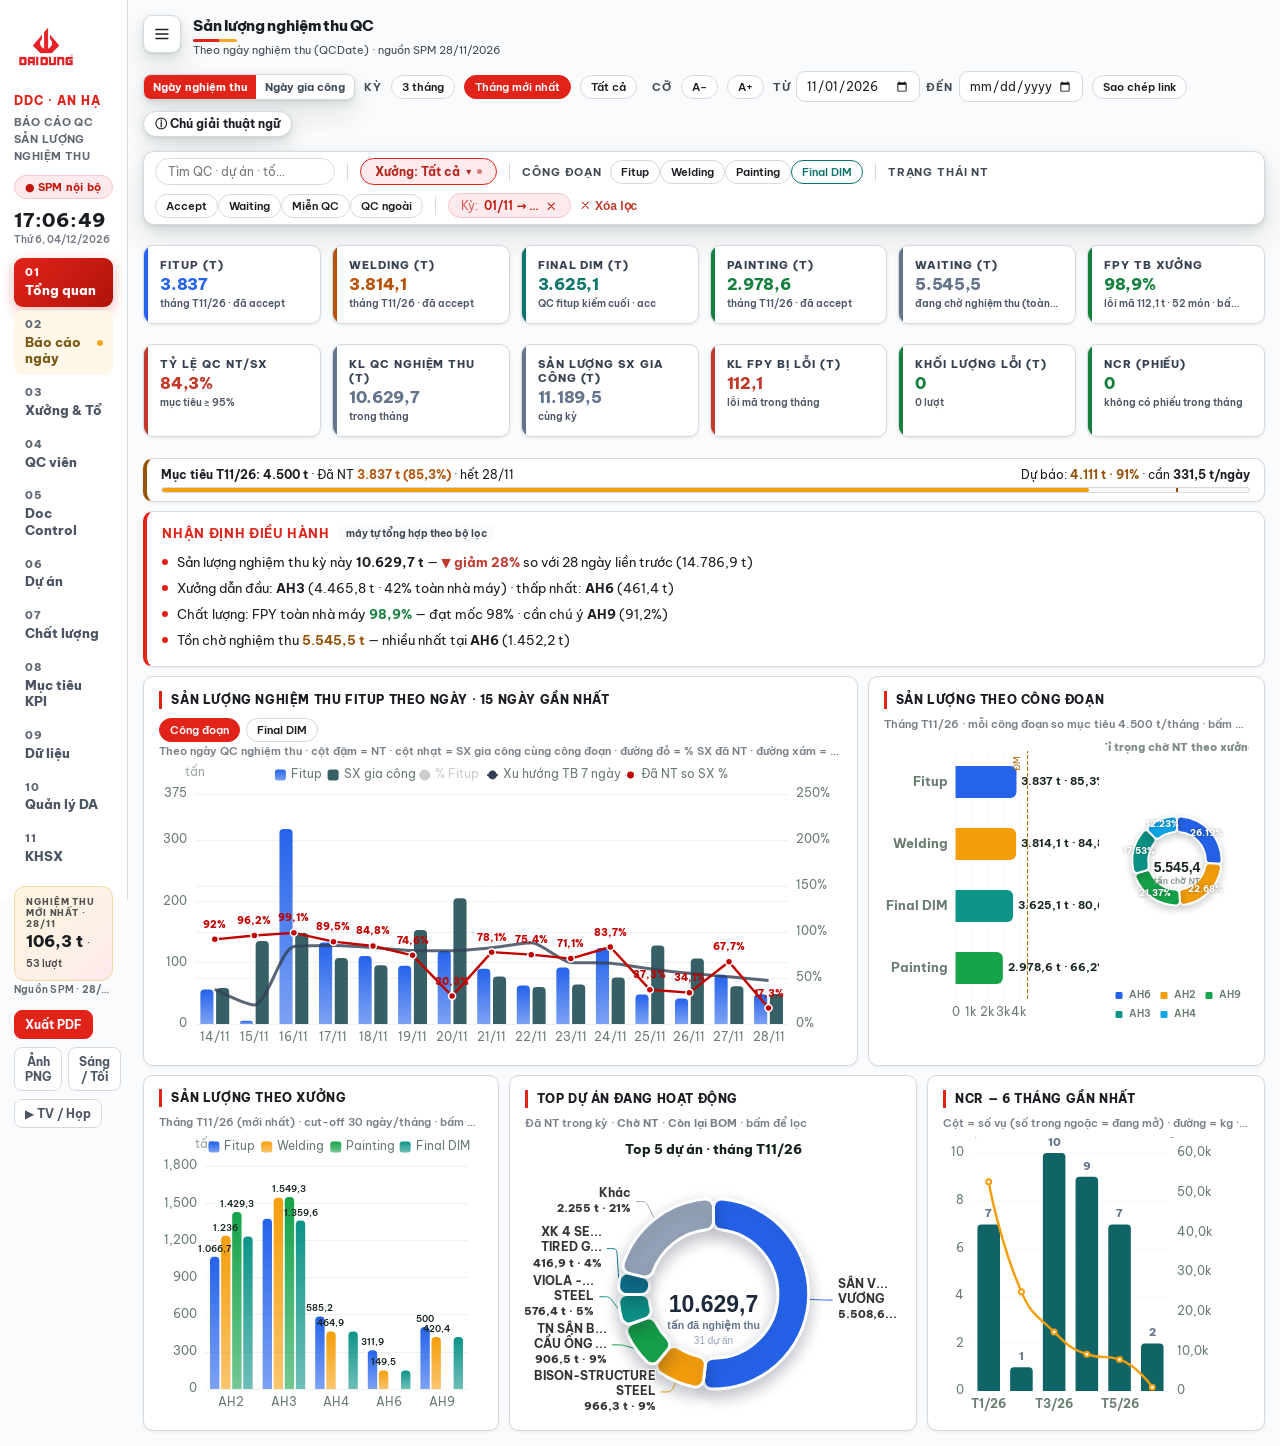
<file: index.html>
<!DOCTYPE html>
<html lang="vi">
<head>
<meta charset="UTF-8">
<meta name="viewport" content="width=device-width, initial-scale=1.0">
<title>Báo cáo QC — Nhà máy An Hạ</title>
<!--
  29/09/2026 — Trang goc chuyen thang sang qc.html (dashboard ban moi nhat).
  Ly do: truoc day index.html va qc.html la HAI BAN SAO rieng; index.html
  bi bo lai 2 the he (11/08 vs 20/09), mat tab Doc Control va KHSX.
  Tu nay chi con MOT ban dashboard duy nhat = qc.html -> khong the lech nua.
  Ban cu 11/08 giu tai: index_backup_1108.html
  Giu nguyen ?tham-so va #muc tren duong dan (vd ?qc=kientv, ?f=...).
-->
<script>location.replace('qc.html'+location.search+location.hash);</script>
<meta http-equiv="refresh" content="0; url=qc.html">
<style>body{font-family:system-ui,sans-serif;display:grid;place-items:center;min-height:90vh;color:#555}a{color:#E2231A;font-weight:700}</style>
</head>
<body>
<p>Đang mở dashboard QC… Nếu không tự chuyển, <a href="qc.html">bấm vào đây</a>.</p>
</body>
</html>
</file>
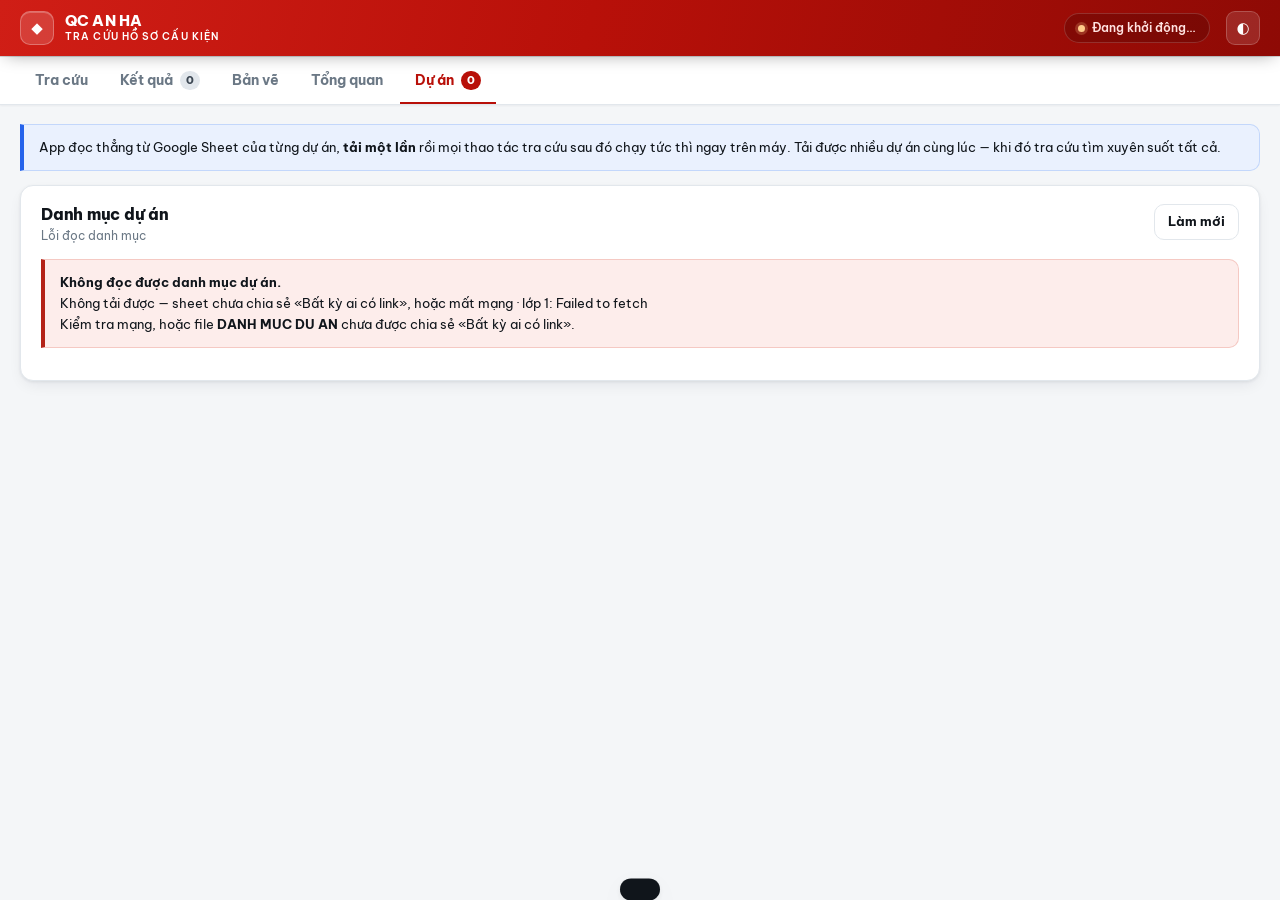
<file: app.html>
<!DOCTYPE html>
<html lang="vi" data-theme="light">
<head>
<meta charset="UTF-8">
<meta name="viewport" content="width=device-width, initial-scale=1, viewport-fit=cover">
<meta name="theme-color" content="#B81009">
<meta name="description" content="Tra cứu tình trạng hồ sơ QC theo mã cấu kiện — Nhà máy An Hạ, DDC.">
<title>Tra cứu hồ sơ QC — Nhà máy An Hạ</title>
<script>
/* Che do NHUNG (goi tu tab Doc Control cua qc.html bang iframe ?embed=1):
   an thanh tieu de rieng, theo nen sang/toi cua trang cha. */
(function(){ if(!/[?&]embed=1/.test(location.search))return;
  var h=document.documentElement; h.classList.add('embed');
  try{ var t=parent.document.documentElement.dataset.theme; if(t) h.dataset.theme=(t==='dark'?'dark':'light'); }catch(e){}
  /* 02/11/2026: doi theme o trang cha thi app nhung doi theo ngay (truoc chi doc 1 lan luc nap) */
  try{ var pd=parent.document.documentElement; new MutationObserver(function(){ var t2=pd.dataset.theme; if(t2) h.dataset.theme=(t2==='dark'?'dark':'light'); }).observe(pd,{attributes:true,attributeFilter:['data-theme']}); }catch(e){}
})();
</script>
<link rel="preconnect" href="https://fonts.googleapis.com">
<link rel="preconnect" href="https://fonts.gstatic.com" crossorigin>
<link href="https://fonts.googleapis.com/css2?family=Be+Vietnam+Pro:wght@400;500;600;700;800&display=swap" rel="stylesheet">
<script src="lib/echarts.min.js"></script>
<script src="lib/xlsx.full.min.js"></script>
<style>
/* ===================================================================
   BANG MAU BIEU DO — da chay scripts/validate_palette.js, PASS ca 6
   kiem tra o CA hai che do:
     sang  #15803D,#2563EB,#B4690E   (surface #fcfcfb)
     toi   #22986A,#3E7CE0,#B5821E   (surface #1a1a19)
   Tritan DeltaE nam trong dai san (6.9 / 4.2) -> BAT BUOC ma hoa phu:
   luon co chu giai + nhan truc tiep + khe ho 2px giua cac mang.
   =================================================================== */
:root{
  --brand:#B81009; --brand-lo:#8E0A05; --brand-hi:#E2231A;
  --r-xs:7px; --r-sm:10px; --r:13px; --r-lg:18px;
  --sp:4px;
  --ease:cubic-bezier(.22,.61,.36,1);
  --c1:#15803D; --c2:#2563EB; --c3:#B4690E;   /* chart: ban giao / da moi final / chua moi */
}
[data-theme=light]{
  --bg:#f4f6f8; --surf:#fff; --surf2:#fbfcfd; --raise:#fff;
  --ink:#10151b; --ink2:#3d4854; --mut:#6b7885; --faint:#9aa5b1;
  --line:#e2e7ec; --line2:#eef2f5; --row:#f7f9fb;
  --ok:#15803D; --okBg:#e9f6ee; --okBd:#bfe3cd;
  --warn:#B4690E; --warnBg:#fdf4e5; --warnBd:#f0d9ab;
  --bad:#B42318; --badBg:#fdedeb; --badBd:#f5c9c3;
  --go:#2563EB; --goBg:#eaf1fe; --goBd:#c3d7fb;
  --sh1:0 1px 2px rgba(16,24,40,.05);
  --sh2:0 1px 3px rgba(16,24,40,.07),0 6px 16px -4px rgba(16,24,40,.09);
  --sh3:0 12px 34px -8px rgba(16,24,40,.22),0 2px 6px rgba(16,24,40,.07);
  --ring:rgba(37,99,235,.28);
}
[data-theme=dark]{
  --bg:#0d1115; --surf:#161b21; --surf2:#1b2128; --raise:#1e252d;
  --ink:#e9eef4; --ink2:#c2cbd6; --mut:#8b96a3; --faint:#69737f;
  --line:#28313b; --line2:#212932; --row:#1b2229;
  --ok:#22986A; --okBg:#12251d; --okBd:#1f4634;
  --warn:#B5821E; --warnBg:#26200f; --warnBd:#4a3a18;
  --bad:#E06A5E; --badBg:#291616; --badBd:#4d2725;
  --go:#3E7CE0; --goBg:#121f35; --goBd:#20375e;
  --sh1:0 1px 2px rgba(0,0,0,.4);
  --sh2:0 1px 3px rgba(0,0,0,.45),0 8px 20px -6px rgba(0,0,0,.5);
  --sh3:0 16px 40px -10px rgba(0,0,0,.7),0 2px 8px rgba(0,0,0,.4);
  --ring:rgba(62,124,224,.42);
  --c1:#22986A; --c2:#3E7CE0; --c3:#B5821E;
}
*{box-sizing:border-box;margin:0;padding:0}
html{-webkit-text-size-adjust:100%}
body{font-family:'Be Vietnam Pro',system-ui,-apple-system,sans-serif;background:var(--bg);color:var(--ink);
  font-size:14px;line-height:1.55;-webkit-font-smoothing:antialiased;text-rendering:optimizeLegibility}
.num{font-variant-numeric:tabular-nums;font-feature-settings:"tnum"}
.mono{font-family:ui-monospace,'SF Mono',Menlo,Consolas,monospace;font-size:12.5px;letter-spacing:-.01em}
button,input,select,textarea{font:inherit;color:inherit}
button{cursor:pointer;background:none;border:0}
:focus-visible{outline:2px solid var(--go);outline-offset:2px;border-radius:4px}
svg.i{width:1em;height:1em;fill:none;stroke:currentColor;stroke-width:2;stroke-linecap:round;stroke-linejoin:round;flex:none}

/* ---------- HEADER ---------- */
.hdr{position:sticky;top:0;z-index:100;background:linear-gradient(103deg,#D01E16,var(--brand) 46%,var(--brand-lo));
  color:#fff;box-shadow:0 1px 0 rgba(0,0,0,.12),0 4px 18px -6px rgba(0,0,0,.4)}
.hdr-in{max-width:1460px;margin:0 auto;padding:11px 20px;display:flex;align-items:center;gap:16px;flex-wrap:wrap}
.bd{display:flex;align-items:center;gap:11px;white-space:nowrap}
.bd-m{width:34px;height:34px;border-radius:10px;background:rgba(255,255,255,.15);border:1px solid rgba(255,255,255,.28);
  display:grid;place-items:center;font-size:15px;box-shadow:inset 0 1px 0 rgba(255,255,255,.22)}
.bd-t{font-size:14.5px;font-weight:800;letter-spacing:.01em;line-height:1.2}
.bd-s{font-size:10px;font-weight:600;color:#fff;letter-spacing:.11em;text-transform:uppercase;line-height:1.5}
.hdr .gap{flex:1}
.gap{flex:1;min-width:0}
.hstat{display:flex;align-items:center;gap:7px;font-size:12px;font-weight:600;color:#ffe2e0;
  background:rgba(0,0,0,.16);border:1px solid rgba(255,255,255,.16);border-radius:999px;padding:5px 13px;white-space:nowrap}
.hstat .dot{width:7px;height:7px;border-radius:50%;background:#7ee0b0;box-shadow:0 0 0 3px rgba(126,224,176,.22)}
.hstat.off .dot{background:#ffca8a;box-shadow:0 0 0 3px rgba(255,202,138,.22)}
.ib{width:34px;height:34px;border-radius:9px;display:grid;place-items:center;color:#fff;font-size:15px;
  background:rgba(255,255,255,.12);border:1px solid rgba(255,255,255,.2);transition:background .16s var(--ease)}
.ib:hover{background:rgba(255,255,255,.26)}

/* ---------- TABS ---------- */
.tabs{background:var(--surf);border-bottom:1px solid var(--line);position:sticky;top:57px;z-index:95;
  box-shadow:var(--sh1)}
.tabs-in{max-width:1460px;margin:0 auto;padding:0 20px;display:flex;gap:2px;overflow-x:auto;scrollbar-width:none}
.tabs-in::-webkit-scrollbar{display:none}
.tb{padding:13px 15px 11px;font-size:13.5px;font-weight:700;color:var(--mut);white-space:nowrap;
  border-bottom:2.5px solid transparent;display:flex;align-items:center;gap:7px;transition:color .16s var(--ease)}
.tb:hover{color:var(--ink)}
.tb.on{color:var(--brand);border-bottom-color:var(--brand)}
[data-theme=dark] .tb.on{color:#ff8a82;border-bottom-color:#ff8a82}
.tb .cnt{min-width:19px;height:19px;padding:0 6px;border-radius:999px;background:var(--line);color:var(--ink2);
  font-size:10.5px;font-weight:800;display:grid;place-items:center;font-variant-numeric:tabular-nums}
.tb.on .cnt{background:var(--brand);color:#fff}
[data-theme=dark] .tb.on .cnt{background:#ff8a82;color:#1a0b0a}

main{max-width:1460px;margin:0 auto;padding:20px}
.view{display:none;animation:fade .22s var(--ease)}
.view.on{display:block}
@keyframes fade{from{opacity:0;transform:translateY(5px)}to{opacity:1;transform:none}}

/* ---------- CARD ---------- */
.card{background:var(--surf);border:1px solid var(--line);border-radius:var(--r);box-shadow:var(--sh2);
  padding:18px 20px;margin-bottom:16px}
.card.tight{padding:14px 16px}
.ch{display:flex;align-items:flex-start;gap:12px;flex-wrap:wrap;margin-bottom:13px}
.ch h2{font-size:15.5px;font-weight:800;letter-spacing:-.015em;line-height:1.3}
.ch .sub{font-size:12px;color:var(--mut);line-height:1.6;margin-top:2px;max-width:70ch}
.ch .gap{flex:1}
.lbl{font-size:11px;font-weight:800;color:var(--mut);text-transform:uppercase;letter-spacing:.07em}

/* ---------- STAT ---------- */
.stats{display:grid;grid-template-columns:repeat(auto-fit,minmax(168px,1fr));gap:12px;margin-bottom:16px}
.stat{background:var(--surf);border:1px solid var(--line);border-radius:var(--r-sm);padding:14px 16px;
  box-shadow:var(--sh1);position:relative;overflow:hidden;transition:transform .16s var(--ease),box-shadow .16s var(--ease)}
.stat::before{content:'';position:absolute;inset:0 auto 0 0;width:3px;background:var(--line)}
.stat .l{font-size:10.5px;font-weight:800;color:var(--mut);text-transform:uppercase;letter-spacing:.06em;line-height:1.4}
.stat .v{font-size:29px;font-weight:800;letter-spacing:-.035em;line-height:1.1;margin:5px 0 2px}
.stat .s{font-size:11.5px;color:var(--mut);line-height:1.45}
.stat.ok::before{background:var(--ok)} .stat.ok .v{color:var(--ok)}
.stat.warn::before{background:var(--warn)} .stat.warn .v{color:var(--warn)}
.stat.bad::before{background:var(--bad)} .stat.bad .v{color:var(--bad)}
.stat.go::before{background:var(--go)} .stat.go .v{color:var(--go)}
.stat.act{border-color:var(--brand);box-shadow:0 0 0 3px var(--ring),var(--sh2)}
button.stat{cursor:pointer;text-align:left;width:100%;display:block}
button.stat:hover{transform:translateY(-2px);box-shadow:var(--sh3)}

/* ---------- INPUT ---------- */
.fld{width:100%;background:var(--surf2);border:1.5px solid var(--line);border-radius:var(--r-sm);
  padding:11px 13px;font-size:14px;transition:border-color .16s var(--ease),box-shadow .16s var(--ease)}
.fld::placeholder{color:var(--faint)}
.fld:focus{outline:none;border-color:var(--go);box-shadow:0 0 0 3.5px var(--ring)}
textarea.fld{min-height:138px;resize:vertical;font-family:ui-monospace,'SF Mono',Menlo,Consolas,monospace;
  font-size:12.5px;line-height:1.75}
.srch{position:relative}
.srch .fld{padding:16px 108px 16px 48px;font-size:16.5px;font-weight:600;border-radius:12px}
.srch .ic{position:absolute;left:17px;top:50%;transform:translateY(-50%);color:var(--faint);font-size:19px;pointer-events:none}
.srch .kb{position:absolute;right:15px;top:50%;transform:translateY(-50%);pointer-events:none}
kbd{background:var(--surf);border:1px solid var(--line);border-bottom-width:2px;border-radius:5px;
  padding:2px 6px;font-size:11px;font-weight:700;color:var(--mut);font-family:inherit}
.btn{background:var(--brand);color:#fff;border-radius:var(--r-sm);padding:10px 18px;font-size:13.5px;
  font-weight:700;display:inline-flex;align-items:center;gap:7px;white-space:nowrap;
  transition:background .16s var(--ease),transform .1s var(--ease);box-shadow:var(--sh1)}
.btn:hover{background:var(--brand-lo)} .btn:active{transform:translateY(1px)}
.btn[disabled]{opacity:.45;pointer-events:none}
.btn.gh{background:transparent;color:var(--ink);border:1.5px solid var(--line);box-shadow:none}
.btn.gh:hover{background:var(--row);border-color:var(--mut)}
.btn.sm{padding:7px 13px;font-size:12.5px}
.row{display:flex;gap:10px;flex-wrap:wrap;align-items:center}

/* ---------- CHIP ---------- */
.chip{display:inline-flex;align-items:center;gap:7px;border:1.5px solid var(--line);background:var(--surf);
  border-radius:999px;padding:7px 14px;font-size:12.5px;font-weight:700;color:var(--ink2);
  transition:all .16s var(--ease)}
.chip:hover{border-color:var(--mut)}
.chip.on{background:var(--brand);border-color:var(--brand);color:#fff;box-shadow:var(--sh1)}
.chip .n{font-variant-numeric:tabular-nums;opacity:.72;font-weight:800}
.chip.on .n{opacity:.9}
.sw{width:9px;height:9px;border-radius:3px;flex:none}

/* ---------- TAG ---------- */
.tag{display:inline-flex;align-items:center;gap:5px;border-radius:6px;font-size:11px;font-weight:700;
  padding:3.5px 8px;white-space:nowrap;border:1px solid transparent;line-height:1.35}
.tag.ok{background:var(--okBg);color:var(--ok);border-color:var(--okBd)}
.tag.go{background:var(--goBg);color:var(--go);border-color:var(--goBd)}
.tag.wait{background:var(--warnBg);color:var(--warn);border-color:var(--warnBd)}
.tag.bad{background:var(--badBg);color:var(--bad);border-color:var(--badBd)}
.tag.mut{background:var(--row);color:var(--mut);border-color:var(--line)}

/* ---------- TABLE ---------- */
.tw{overflow:auto;border:1px solid var(--line);border-radius:var(--r-sm);max-height:64vh;background:var(--surf)}
table{width:100%;border-collapse:separate;border-spacing:0;font-size:12.5px}
th{position:sticky;top:0;z-index:3;background:var(--surf2);padding:10px 12px;text-align:left;font-size:10.5px;
  font-weight:800;color:var(--mut);text-transform:uppercase;letter-spacing:.06em;white-space:nowrap;
  border-bottom:1px solid var(--line);box-shadow:inset 0 -1px 0 var(--line)}
td{padding:9px 12px;border-bottom:1px solid var(--line2);vertical-align:middle}
tbody tr{transition:background .12s var(--ease)}
tbody tr:hover{background:var(--row)}
tbody tr:last-child td{border-bottom:0}
td.n,th.n{text-align:right;font-variant-numeric:tabular-nums}
tr.clk{cursor:pointer}
tr.gone td{background:var(--badBg)}
th.stick,td.stick{position:sticky;left:0;z-index:2;background:var(--surf)}
th.stick{z-index:4;background:var(--surf2)}
tbody tr:hover td.stick{background:var(--row)}

/* ---------- PROJECT ---------- */
.pjs{display:grid;grid-template-columns:repeat(auto-fill,minmax(300px,1fr));gap:11px}
.pj{border:1.5px solid var(--line);border-radius:var(--r-sm);padding:13px 15px;background:var(--surf);
  display:flex;align-items:center;gap:12px;transition:all .18s var(--ease)}
.pj:hover{box-shadow:var(--sh2)}
.pj.on{border-color:var(--okBd);background:var(--okBg)}
.pj.er{border-color:var(--badBd);background:var(--badBg)}
.pj .nm{flex:1;min-width:0;font-size:12.5px;font-weight:700;line-height:1.4;word-break:break-word}
.pj .st{font-size:10.5px;font-weight:600;color:var(--mut);margin-top:3px;display:flex;align-items:center;gap:5px}
.pj.on .st{color:var(--ok)} .pj.er .st{color:var(--bad)}

/* ---------- DETAIL ---------- */
.res{margin-top:16px}
.rc{background:var(--raise);border:1px solid var(--line);border-radius:var(--r);box-shadow:var(--sh3);
  padding:18px 20px;margin-bottom:14px}
.rc-h{display:flex;align-items:center;gap:11px;flex-wrap:wrap;margin-bottom:15px;
  padding-bottom:14px;border-bottom:1px solid var(--line2)}
.rc-h .code{font-size:20px;font-weight:800;letter-spacing:-.02em}
.rail{display:flex;gap:3px;margin:0 0 16px;flex-wrap:wrap}
.rail div{flex:1;min-width:88px;padding:9px 8px;background:var(--surf2);border:1px solid var(--line);
  font-size:11px;font-weight:700;color:var(--faint);text-align:center;position:relative}
.rail div:first-child{border-radius:var(--r-xs) 0 0 var(--r-xs)}
.rail div:last-child{border-radius:0 var(--r-xs) var(--r-xs) 0}
.rail div+div{margin-left:-1px}
.rail div.d{background:var(--okBg);color:var(--ok);border-color:var(--okBd);z-index:1}
.rail div.c{background:var(--goBg);color:var(--go);border-color:var(--goBd);z-index:2;box-shadow:0 0 0 2.5px var(--ring)}
.grid{display:grid;grid-template-columns:repeat(auto-fit,minmax(196px,1fr));gap:1px;background:var(--line2);
  border:1px solid var(--line2);border-radius:var(--r-sm);overflow:hidden}
.g{background:var(--surf);padding:10px 13px}
.g .k{font-size:10px;font-weight:800;color:var(--mut);text-transform:uppercase;letter-spacing:.06em;margin-bottom:3px}
.g .v{font-size:13.5px;font-weight:600;word-break:break-word;line-height:1.45}
.g .v.e{color:var(--faint);font-weight:400}

/* ---------- MISC ---------- */
.note{border:1px solid var(--goBd);border-left:4px solid var(--go);background:var(--goBg);
  border-radius:0 var(--r-sm) var(--r-sm) 0;padding:12px 15px;font-size:12.5px;line-height:1.7;margin-bottom:14px}
.note.w{border-color:var(--warnBd);border-left-color:var(--warn);background:var(--warnBg)}
.note.b{border-color:var(--badBd);border-left-color:var(--bad);background:var(--badBg)}
.note.k{border-color:var(--okBd);border-left-color:var(--ok);background:var(--okBg)}
.void{text-align:center;padding:46px 22px;color:var(--mut)}
.void .ic{font-size:34px;color:var(--faint);margin-bottom:11px;display:block}
.void b{display:block;font-size:15px;color:var(--ink);margin-bottom:5px;font-weight:700}
.void p{font-size:12.5px;max-width:44ch;margin:0 auto;line-height:1.65}
.mini{height:7px;border-radius:99px;background:var(--line);overflow:hidden;min-width:58px}
.mini i{display:block;height:100%;border-radius:99px;transition:width .5s var(--ease)}
.sp{display:inline-block;width:13px;height:13px;border:2px solid var(--line);border-top-color:var(--brand);
  border-radius:50%;animation:rot .68s linear infinite;vertical-align:-2px}
@keyframes rot{to{transform:rotate(360deg)}}
.sk{background:linear-gradient(90deg,var(--line2) 25%,var(--line) 37%,var(--line2) 63%);
  background-size:400% 100%;animation:shm 1.3s ease infinite;border-radius:6px;height:13px}
@keyframes shm{0%{background-position:100% 50%}100%{background-position:0 50%}}
.hint{font-size:11.5px;color:var(--mut)}
.plot{width:100%;height:320px}
.lg{display:flex;gap:16px;flex-wrap:wrap;margin:0 0 10px;font-size:12px;font-weight:600;color:var(--ink2)}
.lg span{display:inline-flex;align-items:center;gap:7px}
#toast{position:fixed;left:50%;bottom:26px;transform:translateX(-50%) translateY(120%);z-index:999;
  background:var(--ink);color:var(--bg);padding:11px 20px;border-radius:999px;font-size:13px;font-weight:600;
  box-shadow:var(--sh3);transition:transform .32s var(--ease);max-width:88vw;text-align:center}
#toast.on{transform:translateX(-50%) translateY(0)}
@media(max-width:760px){
  main{padding:13px}.card{padding:14px 15px}.tabs{top:53px}
  .srch .fld{font-size:15px;padding:14px 15px 14px 44px}.srch .kb{display:none}
  .stat .v{font-size:24px}.plot{height:290px}
}
.embed .hdr{display:none}
.embed .tabs{top:0}
.embed main{padding-top:14px}
@media print{
  .hdr,.tabs,#toast,.btn,.chip{display:none!important}
  .card{box-shadow:none;border-color:#ccc;break-inside:avoid}
  .tw{max-height:none;overflow:visible}
  body{background:#fff}
}
</style>
<style id="uxpm">
/* ==== ux-pro-max (02/11/2026): lop chung theo skill ui-ux-pro-max — chi them, khong doi bo cuc ==== */
:focus-visible{outline:2px solid currentColor;outline-offset:2px}
button,select,summary,[role=button],[onclick],label[for]{cursor:pointer}
button:active,[role=button]:active{filter:brightness(.92)}
@media (prefers-reduced-motion:reduce){*,*::before,*::after{animation-duration:.01ms!important;animation-iteration-count:1!important;transition-duration:.01ms!important;scroll-behavior:auto!important}}
@media (pointer:coarse){button,select,input:not([type=checkbox]):not([type=radio]):not([type=range]),textarea{min-height:44px}}
.uxi{display:inline-flex;width:1.05em;height:1.05em;vertical-align:-.16em;flex:none}.uxi svg{width:100%;height:100%;fill:none;stroke:currentColor;stroke-width:2;stroke-linecap:round;stroke-linejoin:round}
[data-theme=light] [style*="color:#eab308"]{color:#A16207!important}
[data-theme=light] [style*="color:#f97316"]{color:#C2410C!important}
[data-theme=light] [style*="color:#16a34a"]{color:#15803D!important}
[data-theme=light] [style*="color:#dc2626"],[data-theme=light] [style*="color:#DC2626"]{color:#B91C1C!important}
[data-theme=dark] .view [style*="color:#dc2626"],[data-theme=dark] .view [style*="color:#DC2626"]{color:#F87171!important}
[data-theme=dark] .view [style*="color:#2563eb"],[data-theme=dark] .view [style*="color:#2563EB"]{color:#60A5FA!important}
[data-theme=dark] .view [style*="color:#0e7490"]{color:#22D3EE!important}
[data-theme=dark] .view [style*="color:#888"]{color:#A3B0A8!important}
[data-theme=dark] #dcMain a:not([class]),[data-theme=dark] #dcNav a:not([class]){color:#93C5FD}
[data-theme=dark] .tag[style*="background:var(--bad)"]{color:#3b0a0a!important}
[data-theme=light] .nav-item.active small{color:#fff}
[data-theme=light] [style*="color:#888"]{color:#5f6772!important}
[data-theme=light]{--muted:#5f6772}
[data-theme=dark]{--muted:#A3B0A8}
[data-theme=light]{--pzok:#14532d;--pzy:#713f12;--pzo:#7c2d12;--pzr:#7f1d1d}
[data-theme=dark]{--pzok:#4ade80;--pzy:#facc15;--pzo:#fb923c;--pzr:#f87171}
.uxdot{display:inline-block;width:.62em;height:.62em;border-radius:50%;vertical-align:.05em;margin:0 .15em}.uxdot.rong{background:transparent;border:1.5px solid #9CA3AF}
</style>
</head>
<body>

<header class="hdr"><div class="hdr-in">
  <div class="bd">
    <div class="bd-m">◆</div>
    <div><div class="bd-t">QC AN HẠ</div><div class="bd-s">Tra cứu hồ sơ cấu kiện</div></div>
  </div>
  <div class="gap"></div>
  <div class="hstat off" id="hStat"><span class="dot"></span><span id="hTxt">Đang khởi động…</span></div>
  <button class="ib" id="btnTheme" title="Đổi nền sáng / tối" aria-label="Đổi nền sáng tối">◐</button>
</div></header>

<nav class="tabs"><div class="tabs-in">
  <button class="tb on" id="tb_tra" data-go="tra">Tra cứu</button>
  <button class="tb" id="tb_kq" data-go="kq">Kết quả<span class="cnt" id="c_kq">0</span></button>
  <button class="tb" id="tb_bv" data-go="bv">Bản vẽ</button>
  <button class="tb" id="tb_tq" data-go="tq">Tổng quan</button>
  <button class="tb" id="tb_du" data-go="du">Dự án<span class="cnt" id="c_du">0</span></button>
</div></nav>

<main>

<!-- ===== TRA CUU ===== -->
<section id="v_tra" class="view on">
  <div class="card">
    <div class="ch"><div><h2>Tra một mã cấu kiện</h2>
      <div class="sub">Gõ đủ mã hoặc một phần. Tìm trong <b>tất cả dự án đã tải</b>.</div></div>
      <div class="gap"></div><span class="hint" id="idxSt"></span></div>
    <div class="srch">
      <span class="ic"><svg class="i" viewBox="0 0 24 24" aria-hidden="true"><circle cx="11" cy="11" r="7"/><path d="m20 20-4-4"/></svg></span>
      <input class="fld" id="q1" placeholder="Ví dụ 05ASL2001-054" autocomplete="off" spellcheck="false" aria-label="Mã cấu kiện">
      <span class="kb"><kbd>/</kbd> <kbd>Enter</kbd></span>
    </div>
    <div class="row" id="recent" style="margin-top:11px"></div>
    <div id="r1" class="res"></div>
  </div>

  <div class="card">
    <div class="ch"><div><h2>Tra nhiều mã cùng lúc</h2>
      <div class="sub">Dán danh sách — <b>mỗi dòng một mã</b> (hoặc ngăn bằng dấu phẩy / tab). Nhận cả file Excel, CSV, TXT: app tự nhặt mọi ô trông giống mã cấu kiện.</div></div>
      <div class="gap"></div>
      <button class="btn gh sm" id="btnFile">Nhập từ file</button>
      <input type="file" id="fIn" accept=".xlsx,.xls,.csv,.txt" hidden>
    </div>
    <textarea class="fld" id="qN" placeholder="05ASL2001-054&#10;05ASL2001-053&#10;02BLP1001-002&#10;…" spellcheck="false" aria-label="Danh sách mã"></textarea>
    <div class="row" style="margin-top:12px">
      <button class="btn" id="btnBulk">Tra danh sách</button>
      <button class="btn gh" id="btnClr">Xoá</button>
      <span class="hint" id="qnSt"></span>
    </div>
  </div>
</section>

<!-- ===== KET QUA ===== -->
<section id="v_kq" class="view">
  <div id="kqStats" class="stats"></div>
  <div class="card">
    <div class="ch"><div><h2>Kết quả tra danh sách</h2>
      <div class="sub" id="kqSub"></div></div><div class="gap"></div>
      <button class="btn gh sm" id="btnXls">Xuất Excel</button>
      <button class="btn gh sm" id="btnPrn">In</button></div>
    <div class="row" id="kqChips" style="margin-bottom:12px"></div>
    <input class="fld" id="kqF" placeholder="Lọc nhanh theo mã hoặc bản vẽ…" style="margin-bottom:12px;max-width:360px" aria-label="Lọc kết quả">
    <div id="kqBody"></div>
  </div>
</section>

<!-- ===== BAN VE ===== -->
<section id="v_bv" class="view">
  <div class="card">
    <div class="ch"><div><h2>Duyệt theo bản vẽ</h2>
      <div class="sub">Bấm một bản vẽ để xem toàn bộ cấu kiện và tình trạng hồ sơ từng cây.</div></div>
      <div class="gap"></div><span class="hint" id="bvSt"></span></div>
    <input class="fld" id="bvF" placeholder="Tìm bản vẽ / khu vực…" style="margin-bottom:12px;max-width:360px" aria-label="Lọc bản vẽ">
    <div id="bvBody"></div>
  </div>
  <div class="card" id="bvDet" hidden></div>
</section>

<!-- ===== TONG QUAN ===== -->
<section id="v_tq" class="view">
  <div id="tqStats" class="stats"></div>
  <div class="card">
    <div class="ch"><div><h2>Bậc tiến độ hồ sơ</h2>
      <div class="sub">Số cấu kiện đã đi qua từng bậc, trong các dự án đã tải.</div></div></div>
    <div id="cStage" class="plot" style="height:auto;min-height:250px"></div>
  </div>
  <div class="card">
    <div class="ch"><div><h2>Tiến độ hồ sơ theo xưởng</h2>
      <div class="sub">Mỗi thanh là một xưởng, chia theo ba trạng thái không chồng lấn.</div></div></div>
    <div class="lg" id="lgWs"></div>
    <div id="cWs" class="plot" style="height:auto;min-height:280px"></div>
    <div id="tqWs" style="margin-top:14px"></div>
  </div>
  <div class="card">
    <div class="ch"><div><h2>Cảnh báo nâng Rev — cần nghiệm thu lại</h2>
      <div class="sub">Cấu kiện đã nghiệm thu ở rev cũ nhưng bản vẽ đã nâng rev.</div></div></div>
    <div id="tqRev"></div>
  </div>
</section>

<!-- ===== DU AN ===== -->
<section id="v_du" class="view">
  <div class="note">App đọc thẳng từ Google Sheet của từng dự án, <b>tải một lần</b> rồi mọi thao tác tra cứu sau đó chạy tức thì ngay trên máy. Tải được nhiều dự án cùng lúc — khi đó tra cứu tìm xuyên suốt tất cả.</div>
  <div class="card">
    <div class="ch"><div><h2>Danh mục dự án</h2>
      <div class="sub" id="duSub">Đang đọc danh mục…</div></div><div class="gap"></div>
      <button class="btn gh sm" id="btnReg">Làm mới</button></div>
    <div id="duBody"></div>
  </div>
</section>

</main>
<div id="toast" role="status" aria-live="polite"></div>

<script>/* chong cache: tham so ?v= doi moi 5 phut de trinh duyet luon lay ban moi tu GitHub Pages */(function(){var v=Math.floor(Date.now()/3e5);["ddc_core.js"].forEach(function(f){document.write('<script src="'+f+'?v='+v+'"><\/script>');});})();</script>
<script>
/* ==================================================================
   APP TRA CUU HO SO QC — DDC AN HA
   File DOC LAP: khong dung toi index.html / qc.html / doc.html.
   CHI DOC Google Sheet qua gviz — khong ghi bat cu dau.
   Logic doc bang goc dung chung: ddc_core.js (tach nguyen van doc.html).
   KHONG dung onclick noi tuyen voi du lieu dong (ma cau kien / ten ban ve
   co the chua dau nhay -> vo thuoc tinh HTML). Dung data-* + uy nhiem.
   ================================================================== */
var REG_ID='146lyk2TjTD6LwNR9R6bpXYhKzZxXISTIDvBzEbD5tz0', REG_GID='1397171776';
var REGS=[], PJ={}, IDX={}, KEYS=[], KQ=[], KQF='', CH={}, RECENT=[];

/* ---------- tien ich ---------- */
function esc(s){return String(s==null?'':s).replace(/&/g,'&amp;').replace(/</g,'&lt;').replace(/>/g,'&gt;').replace(/"/g,'&quot;');}
function N(v){return (v||0).toLocaleString('vi-VN');}
function pc(a,b){return b?Math.round(a*100/b):0;}
function $(i){return document.getElementById(i);}
function cssv(n){return getComputedStyle(document.documentElement).getPropertyValue(n).trim();}
function colL(n){var s='';n++;while(n>0){var m=(n-1)%26;s=String.fromCharCode(65+m)+s;n=Math.floor((n-1)/26);}return s;}
function parseCSV(t){var R=[],row=[],cur='',q=false;for(var i=0;i<t.length;i++){var c=t[i];if(q){if(c==='"'){if(t[i+1]==='"'){cur+='"';i++;}else q=false;}else cur+=c;}else{if(c==='"')q=true;else if(c===','){row.push(cur);cur='';}else if(c==='\n'||c==='\r'){if(c==='\r'&&t[i+1]==='\n')i++;row.push(cur);cur='';if(row.length>1||row[0]!=='')R.push(row);row=[];}else cur+=c;}}if(cur!==''||row.length){row.push(cur);R.push(row);}return R;}
function gurl(id,p){return 'https://docs.google.com/spreadsheets/d/'+id+'/gviz/tq?tqx=out:csv&headers=0&cb='+Date.now()+'&'+p;}
function gfetch(u){return fetch(u,{cache:'no-store'}).then(function(r){if(!r.ok)throw new Error('HTTP '+r.status);return r.text();})
  .then(function(t){if(!t||/<html/i.test(t.slice(0,300)))throw new Error('Sheet chưa chia sẻ công khai');return parseCSV(t);});}

/* ==================================================================
   DOC GOOGLE SHEET — HAI LOP DU PHONG.
   fetch() thang toi gviz HAY BI TRINH DUYET CHAN (CORS). Chinh qc.html
   cua he thong nay cung phai co lop JSONP du phong (_khJsonp) vi ly do
   do. Nen o day: thu fetch truoc, hong thi chuyen sang JSONP — JSONP
   nap bang the <script> nen KHONG dinh CORS.
   ================================================================== */
function gjsonp(id,p){
  return new Promise(function(res,rej){
    var cb='__gv'+Math.random().toString(36).slice(2), sc, xong=false;
    var tm=setTimeout(function(){don();rej(new Error('Hết thời gian chờ Google (30s)'));},30000);
    function don(){ if(xong)return; xong=true; clearTimeout(tm);
      try{delete window[cb];}catch(e){window[cb]=undefined;}
      if(sc&&sc.parentNode)sc.parentNode.removeChild(sc); }
    window[cb]=function(d){ don();
      if(!d||d.status==='error'){
        var m=(d&&d.errors&&d.errors[0]&&(d.errors[0].detailed_message||d.errors[0].message))||'Google trả về lỗi';
        rej(new Error(String(m).replace(/<[^>]*>/g,'').slice(0,160))); return; }
      var t=d.table||{}, out=[];
      (t.rows||[]).forEach(function(r){
        out.push((r.c||[]).map(function(c){
          if(!c)return '';
          if(c.f!=null)return String(c.f);       /* ban DA DINH DANG: ngay ra dd/mm/yyyy */
          return c.v==null?'':String(c.v);
        }));
      });
      res(out);
    };
    sc=document.createElement('script');
    sc.src='https://docs.google.com/spreadsheets/d/'+id+
      '/gviz/tq?tqx=out:json;responseHandler:'+cb+'&headers=0&cb='+Date.now()+'&'+p;
    sc.onerror=function(){don();rej(new Error('Không tải được — sheet chưa chia sẻ «Bất kỳ ai có link», hoặc mất mạng'));};
    document.head.appendChild(sc);
  });
}
/* Ham DUY NHAT nen dung de doc sheet: tu chay het cac lop du phong */
function gload(id,p){
  return gfetch(gurl(id,p)).catch(function(e1){
    return gjsonp(id,p).catch(function(e2){
      throw new Error(String(e2.message||e2)+' · lớp 1: '+String(e1.message||e1));
    });
  });
}
var ds=function(d){return DDC_CORE.dstr(d);};
var _tt;
function toast(m){var e=$('toast');e.textContent=m;e.classList.add('on');clearTimeout(_tt);_tt=setTimeout(function(){e.classList.remove('on');},2600);}

/* ---------- theme ---------- */
try{var _th=localStorage.getItem('qcAppTheme');if(_th)document.documentElement.dataset.theme=_th;}catch(e){}
$('btnTheme').onclick=function(){
  var d=document.documentElement,n=d.dataset.theme==='dark'?'light':'dark';
  d.dataset.theme=n;try{localStorage.setItem('qcAppTheme',n);}catch(e){}
  Object.keys(CH).forEach(function(k){try{CH[k].dispose();}catch(e){}delete CH[k];});
  veTQ();
};

/* ---------- dieu huong ---------- */
function go(k){
  ['tra','kq','bv','tq','du'].forEach(function(x){
    $('v_'+x).classList.toggle('on',x===k); $('tb_'+x).classList.toggle('on',x===k);});
  if(k==='bv')veBV(); if(k==='tq')veTQ();
  if(k==='tra')setTimeout(function(){try{$('q1').focus();}catch(e){}},60);
}
document.addEventListener('click',function(e){
  var t=e.target.closest?e.target.closest('[data-go],[data-act]'):null; if(!t)return;
  if(t.hasAttribute('data-go'))return go(t.getAttribute('data-go'));
  var a=t.getAttribute('data-act');
  if(a==='ma')xemMa(t.getAttribute('data-ma')||'');
  else if(a==='bv')moBV(t.getAttribute('data-dwg')||'',t.getAttribute('data-sid')||'');
  else if(a==='f'){KQF=t.getAttribute('data-f')||'';veKQ();}
  else if(a==='pj')taiPJ(+t.getAttribute('data-i'));
  else if(a==='cp'){var v=t.getAttribute('data-cp')||'';
    if(navigator.clipboard)navigator.clipboard.writeText(v).then(function(){toast('Đã chép «'+v+'»');},function(){});}
  else if(a==='close'){$('bvDet').hidden=true;}
});
document.addEventListener('keydown',function(e){
  if(e.key==='/'&&!/^(INPUT|TEXTAREA)$/.test((e.target.tagName||''))){e.preventDefault();go('tra');$('q1').focus();$('q1').select();}
  else if(e.key==='Escape'){if(!$('bvDet').hidden)$('bvDet').hidden=true;}
});

/* ---------- bac tien do ho so (trinh bay rieng cua app) ---------- */
function buoc(m,layout){
  if(m.bgHs)return['Đã bàn giao hồ sơ','ok',6];
  if(m.kiKH)return['Đã trình kí khách hàng','ok',5];
  if(m.kiDDC)return['Đang trình kí DDC','go',4];
  if(m.finDone)return['Đã NT final — chờ hồ sơ','ok',3];
  if(layout==='B'&&m.finInv&&m.finQc)return['Đã mời final · QC '+m.finQc,'go',2];
  if(m.finInv)return['Đã mời NT final','go',2];
  if(m.fitQA)return['Fitup xong — bàn giao QA','go',1];
  if(m.fitRep)return['Fitup xong (FUR)','go',1];
  if(m.fitInv)return['Đã mời fitup','go',1];
  if(m.weld)return['CHƯA mời (cần fitup)','wait',0];
  return['CHƯA mời nghiệm thu','wait',0];
}

/* ================= DANH MUC ================= */
function taiReg(){
  $('duBody').innerHTML='<div class="pjs">'+Array(4).join('x').split('x').map(function(){
    return '<div class="pj"><div class="nm"><div class="sk" style="width:72%"></div><div class="sk" style="width:44%;height:9px;margin-top:7px"></div></div></div>';}).join('')+'</div>';
  gload(REG_ID,'sheet='+encodeURIComponent('DANH MUC'))
   .catch(function(){return gload(REG_ID,'gid='+REG_GID);})
   .then(function(reg){
      var hdr=(reg[0]||[]).map(function(x){return DDC_CORE.norm(x);});
      function fi(s){for(var i=0;i<hdr.length;i++)if(hdr[i].indexOf(s)>=0)return i;return -1;}
      var iMa=fi('ma du an'),iId=fi('spreadsheet id'),iUp=fi('cap nhat cuoi');
      REGS=[];
      reg.slice(1).forEach(function(r){var sid=String(r[iId]||'').trim();
        if(sid.length>20)REGS.push({ma:String(r[iMa]||sid).trim(),sid:sid,upd:iUp>=0?String(r[iUp]||'').trim():''});});
      $('duSub').textContent=REGS.length+' dự án trong danh mục. Bấm Tải ở dự án cần tra.';
      veDU(); capSt();
   },function(e){
      $('duBody').innerHTML='<div class="note b"><b>Không đọc được danh mục dự án.</b><br>'+esc(e.message||e)+
        '<br>Kiểm tra mạng, hoặc file <b>DANH MUC DU AN</b> chưa được chia sẻ «Bất kỳ ai có link».</div>';
      $('duSub').textContent='Lỗi đọc danh mục';
   });
}
function veDU(){
  if(!REGS.length){$('duBody').innerHTML='<div class="void"><span class="ic">▦</span><b>Danh mục trống</b></div>';return;}
  $('duBody').innerHTML='<div class="pjs">'+REGS.map(function(rg,i){
    var p=PJ[rg.sid],cls='',st='',btn='<button class="btn gh sm" data-act="pj" data-i="'+i+'">Tải</button>';
    if(p&&p.st==='loading'){st='<span class="sp"></span> đang tải…';btn='<button class="btn gh sm" disabled>…</button>';}
    else if(p&&p.st==='ok'){cls='on';st='✓ '+N(p.ms.length)+' cấu kiện · layout '+p.layout;btn='<button class="btn gh sm" data-act="pj" data-i="'+i+'">Tải lại</button>';}
    else if(p&&p.st==='err'){cls='er';st='✕ '+esc(p.err);btn='<button class="btn gh sm" data-act="pj" data-i="'+i+'">Thử lại</button>';}
    else st=rg.upd?('cập nhật '+esc(rg.upd)):'chưa tải';
    return '<div class="pj '+cls+'"><div class="nm">'+esc(rg.ma)+'<div class="st">'+st+'</div></div>'+btn+'</div>';
  }).join('')+'</div>';
  var n=0;for(var k in PJ)if(PJ[k].st==='ok')n++;
  $('c_du').textContent=n;
}

/* ================= TAI DU AN ================= */
function taiPJ(i){
  var rg=REGS[i]; if(!rg||(PJ[rg.sid]&&PJ[rg.sid].st==='loading'))return;
  PJ[rg.sid]={ma:rg.ma,sid:rg.sid,st:'loading',ms:[],idx:{},dwg:{}}; veDU();
  var tab='CHECK_LIST';
  gload(rg.sid,'sheet='+encodeURIComponent('DOI CHIEU')+'&tq='+encodeURIComponent('limit 5'))
   .then(function(dc){for(var r=0;r<dc.length;r++){var v=String(dc[r][0]||'').trim();if(v&&!/tab du lieu/i.test(v)){tab=v;break;}}},function(){})
   .then(function(){return gload(rg.sid,'sheet='+encodeURIComponent(tab)+'&tq='+encodeURIComponent('limit 8'));})
   .then(function(probe){
      var layout=DDC_CORE.detectLayout(probe); if(!layout)throw new Error('Layout chưa hỗ trợ');
      var M=DDC_CORE.buildMap(probe,layout),k,idxs=[];
      for(k in M){if(k.charAt(0)!=='_'&&M[k]>=0&&idxs.indexOf(M[k])<0)idxs.push(M[k]);}
      idxs.sort(function(a,b){return a-b;});
      var q='select '+idxs.map(colL).join(',')+' where '+colL(M.pn)+' is not null';
      return gload(rg.sid,'sheet='+encodeURIComponent(tab)+'&tq='+encodeURIComponent(q))
             .then(function(rows){return {rows:rows,layout:layout,M:M,idxs:idxs};});
   })
   .then(function(o){
      var pos={},M2={},k; o.idxs.forEach(function(v,j){pos[v]=j;});
      for(k in o.M){if(k.charAt(0)==='_')continue;M2[k]=(o.M[k]>=0&&pos[o.M[k]]!=null)?pos[o.M[k]]:-1;}
      var start=0;
      outer: for(var r=0;r<Math.min(12,o.rows.length);r++){var row=o.rows[r]||[];
        for(var c=0;c<row.length;c++){if(/member punch no|tên cấu kiện|member no/i.test(String(row[c]||''))){start=r+1;break outer;}}}
      (function(){var ed=0,em=0,cols=[M2.planD,M2.fitD,M2.finD,M2.fitQA];
        for(var r=start;r<Math.min(o.rows.length,start+3000);r++){var row=o.rows[r]||[];
          for(var i2=0;i2<cols.length;i2++){var c=cols[i2];if(c==null||c<0)continue;var v=row[c];if(v==null)continue;
            String(v).split(/[,;\n]+/).forEach(function(pt){
              var mm=pt.trim().match(/^(\d{1,2})[\/\-\.](\d{1,2})[\/\-\.]\d{4}/);
              if(mm){if(+mm[1]>12)ed++;else if(+mm[2]>12)em++;}});}}
        M2._dmy = em>ed ? false : true;})();
      var ms=[],idx={},dwg={};
      for(var r2=start;r2<o.rows.length;r2++){
        var m=DDC_CORE.normRow(o.rows[r2],M2,o.layout); if(!m)continue;
        ms.push(m);
        var key=String(m.pn).trim().toUpperCase(); (idx[key]=idx[key]||[]).push(m);
        var dk=m.dwg||'(không ghi bản vẽ)'; (dwg[dk]=dwg[dk]||[]).push(m);
      }
      PJ[rg.sid]={ma:rg.ma,sid:rg.sid,layout:o.layout,st:'ok',ms:ms,idx:idx,dwg:dwg};
      dungIDX(); veDU(); capSt(); toast('Đã tải '+rg.ma+' — '+N(ms.length)+' cấu kiện');
   })
   .catch(function(e){
      PJ[rg.sid]={ma:rg.ma,sid:rg.sid,st:'err',err:String(e&&e.message||e),ms:[],idx:{},dwg:{}};
      veDU(); capSt();
   });
}
function dungIDX(){
  IDX={};
  Object.keys(PJ).forEach(function(s){var p=PJ[s];if(p.st!=='ok')return;
    Object.keys(p.idx).forEach(function(k){p.idx[k].forEach(function(m){(IDX[k]=IDX[k]||[]).push({m:m,pj:p});});});});
  /* Dung SAN mang khoa. Truoc day moi ma khong khop lai goi Object.keys(IDX)
     -> 45.000 khoa x so ma = treo may (do duoc 44,5s voi 3.000 ma). */
  KEYS=Object.keys(IDX);
}
/* Tim mot ma: khop DUNG truoc, khong co thi do khop MOT PHAN tren mang khoa da dung san */
function timMa(c){
  if(IDX[c])return IDX[c];
  for(var i=0;i<KEYS.length;i++)if(KEYS[i].indexOf(c)>=0)return IDX[KEYS[i]];
  return null;
}
function capSt(){
  var np=0,nm=0; Object.keys(PJ).forEach(function(s){if(PJ[s].st==='ok'){np++;nm+=PJ[s].ms.length;}});
  var on=np>0;
  $('hStat').classList.toggle('off',!on);
  $('hTxt').textContent = on ? (np+' dự án · '+N(nm)+' cấu kiện') : (REGS.length?REGS.length+' dự án — chưa tải':'đang khởi động…');
  $('idxSt').textContent = on ? ('tra trong '+N(nm)+' cấu kiện') : 'chưa tải dự án nào';
}

/* ================= TRA 1 MA ================= */
$('q1').addEventListener('keydown',function(e){if(e.key==='Enter')tra1();});
function nhoMa(q){
  RECENT=[q].concat(RECENT.filter(function(x){return x!==q;})).slice(0,6);
  try{localStorage.setItem('qcAppRecent',JSON.stringify(RECENT));}catch(e){}
  veRecent();
}
function veRecent(){
  $('recent').innerHTML = RECENT.length
    ? '<span class="hint">Vừa tra:</span>'+RECENT.map(function(x){
        return '<button class="chip" data-act="ma" data-ma="'+esc(x)+'">'+esc(x)+'</button>';}).join('')
    : '';
}
try{var _r=JSON.parse(localStorage.getItem('qcAppRecent')||'[]');if(_r&&_r.length)RECENT=_r;}catch(e){}

function tra1(){
  var q=String($('q1').value||'').trim().toUpperCase(), box=$('r1');
  if(q.length<2){box.innerHTML='<div class="note w">Nhập ít nhất 2 ký tự.</div>';return;}
  if(!Object.keys(IDX).length){
    box.innerHTML='<div class="note b"><b>Chưa tải dự án nào.</b> Mở thẻ <b>Dự án</b>, chọn dự án rồi bấm Tải.</div>';return;}
  var hits=[];
  if(IDX[q])hits=IDX[q].slice();
  else KEYS.forEach(function(k){if(k.indexOf(q)>=0)IDX[k].forEach(function(x){hits.push(x);});});
  if(!hits.length){
    box.innerHTML='<div class="void"><span class="ic"><svg class="i" viewBox="0 0 24 24" aria-hidden="true"><circle cx="11" cy="11" r="7"/><path d="m20 20-4-4"/></svg></span><b>Không tìm thấy «'+esc(q)+'»</b>'+
      '<p>Đã tìm trong '+N(KEYS.length)+' mã của các dự án đã tải. Thử tải thêm dự án khác ở thẻ <b>Dự án</b>.</p></div>';return;}
  nhoMa(q);
  var extra = hits.length>30 ? '<div class="hint" style="margin-bottom:8px">Khớp '+N(hits.length)+' cấu kiện — hiện 30 cây đầu.</div>' : '';
  box.innerHTML=extra+hits.slice(0,30).map(function(x){return theCK(x.m,x.pj);}).join('');
}

function theCK(m,p){
  var b=buoc(m,p.layout);
  var moc=[['Mời fitup',m.fitInv],['FUR',!!m.fitRep],['Mời final',m.finInv],['DIR/VIR',!!m.finDone],['Trình kí',!!(m.kiDDC||m.kiKH)],['Bàn giao',!!m.bgHs]];
  var last=-1; moc.forEach(function(x,i){if(x[1])last=i;});
  var h='<div class="rc"><div class="rc-h">'+
    '<span class="code mono">'+esc(m.pn)+'</span>'+
    '<button class="btn gh sm" data-act="cp" data-cp="'+esc(m.pn)+'">Chép mã</button>'+
    '<span class="tag '+b[1]+'">'+esc(b[0])+'</span>'+
    (m.revWarn?'<span class="tag bad">⚠ NÂNG REV — CẦN NT LẠI</span>':'')+
    (m.moiLai?'<span class="tag wait">mời lại</span>':'')+
    '<span class="hint" style="margin-left:auto">'+esc(p.ma)+'</span></div>';
  h+='<div class="rail">'+moc.map(function(x,i){
      return '<div class="'+(x[1]?'d':(i===last+1?'c':''))+'">'+(x[1]?'✓ ':'')+x[0]+'</div>';}).join('')+'</div>';
  h+='<div class="grid">'+
    g('Bản vẽ',m.dwg)+g('Khu vực / Hạng mục',[m.grp1,m.grp2].filter(Boolean).join(' / '))+
    g('Milestone',String(m.ms||'').replace('Milestone','MS'))+g('Xưởng',m.ws)+
    g('Rev bản vẽ',m.rev==null?'':String(m.rev))+g('Loại',m.weld?'Có hàn':'Không hàn')+
    g('Mời fitup',m.fitInv?(ds(m.fitD)||'có'):'')+g('RFI fitup',m.fitRfi)+g('Report FUR',m.fitRep)+
    g('Mời final',m.finInv?(ds(m.finD)||'có'):'')+g('RFI final',m.finRfi)+g('Rev lúc NT',m.finRev==null?'':String(m.finRev))+
    g('DIR',m.dir)+g('VIR',m.vir)+g('QC kiểm',m.finQc)+
    g('Trình kí DDC',m.kiDDC?'có':'')+g('Trình kí khách hàng',m.kiKH?'có':'')+
    g('Bàn giao hồ sơ',m.bgHs?'có':'')+g('NDT',m.ndt?'có':'')+
  '</div>';
  if(m.revWarn)h+='<div class="note b" style="margin:14px 0 0"><b>Cảnh báo nâng Rev.</b> Cấu kiện đã '+
    (m.revWarnFin?'nghiệm thu FINAL ở rev '+m.finRev:'nghiệm thu FITUP ở rev '+m.fitRev)+
    ', nhưng bản vẽ hiện là rev '+m.rev+' → <b>phải nghiệm thu lại</b>.</div>';
  return h+'</div>';
}
function g(k,v){var e=(v===''||v==null);
  return '<div class="g"><div class="k">'+k+'</div><div class="v'+(e?' e':'')+'">'+(e?'—':esc(v))+'</div></div>';}

/* ================= TRA NHIEU MA ================= */
function tachMa(t){var out=[],seen={};
  String(t||'').split(/[\r\n,;\t]+/).forEach(function(x){
    var v=String(x||'').trim().toUpperCase().replace(/^["']|["']$/g,'');
    if(v.length<3||seen[v])return; seen[v]=1; out.push(v);});
  return out;}
function qnSt(){var n=tachMa($('qN').value).length; $('qnSt').textContent=n?(N(n)+' mã trong ô nhập'):'';}
$('qN').addEventListener('input',qnSt);
$('btnClr').onclick=function(){$('qN').value='';qnSt();};
$('btnFile').onclick=function(){$('fIn').click();};
$('btnBulk').onclick=traNhieu;
$('btnXls').onclick=xuatKQ;
$('btnPrn').onclick=function(){window.print();};
$('btnReg').onclick=taiReg;
$('kqF').addEventListener('input',veKQ);
$('bvF').addEventListener('input',veBV);

function laMa(v){return v.length>=4&&v.length<=60&&/[A-Za-z]/.test(v)&&/\d/.test(v)&&!/\s{2,}/.test(v);}
$('fIn').addEventListener('change',function(){
  var f=this.files&&this.files[0],inp=this; if(!f)return;
  var rd=new FileReader();
  rd.onload=function(ev){
    var codes=[];
    try{
      if(/\.(xlsx|xls)$/i.test(f.name)){
        if(typeof XLSX==='undefined'){toast('Chưa tải được thư viện Excel (cần mạng).');return;}
        var wb=XLSX.read(new Uint8Array(ev.target.result),{type:'array'});
        wb.SheetNames.forEach(function(sn){
          XLSX.utils.sheet_to_json(wb.Sheets[sn],{header:1,raw:false}).forEach(function(row){
            (row||[]).forEach(function(c){var v=String(c==null?'':c).trim();if(laMa(v))codes.push(v);});});});
      }else String(ev.target.result).split(/[\r\n,;\t]+/).forEach(function(v){v=String(v).trim();if(laMa(v))codes.push(v);});
    }catch(e){toast('Không đọc được file: '+(e.message||e));return;}
    if(!codes.length){toast('Không thấy mã cấu kiện nào trong file.');return;}
    var cur=$('qN').value.trim();
    $('qN').value=(cur?cur+'\n':'')+codes.join('\n');
    qnSt(); inp.value=''; toast('Đã nhập '+N(codes.length)+' mã từ file'); traNhieu();
  };
  if(/\.(xlsx|xls)$/i.test(f.name))rd.readAsArrayBuffer(f); else rd.readAsText(f,'UTF-8');
});

var _dangTra=false;
function traNhieu(){
  if(_dangTra)return;
  var codes=tachMa($('qN').value);
  if(!codes.length){toast('Chưa có mã nào — dán danh sách vào ô, mỗi dòng một mã.');return;}
  if(!KEYS.length){toast('Chưa tải dự án nào.');go('du');return;}
  /* Chay THEO LO qua setTimeout: danh sach dai (hang nghin ma, nhieu ma khong
     ton tai) van khong lam dong bang trinh duyet, va nguoi dung thay tien do. */
  _dangTra=true; KQ=[]; KQF=''; $('kqF').value=''; go('kq');
  var LO=150, i=0, n=codes.length;
  $('btnBulk').disabled=true;
  function tien(){
    $('kqBody').innerHTML='<div class="void"><span class="sp"></span><b style="margin-top:10px">Đang tra '+
      N(Math.min(i,n))+' / '+N(n)+' mã…</b><p>Danh sách dài thì hơi lâu, nhưng trang vẫn dùng được.</p></div>';
  }
  tien();
  (function lo(){
    var het=Math.min(i+LO,n);
    for(;i<het;i++){
      var c=codes[i], dung=!!IDX[c], hits=timMa(c);
      if(!hits||!hits.length){KQ.push({ma:c,found:false});continue;}
      var x=hits[0],b=buoc(x.m,x.pj.layout);
      /* dung=false nghia la chi KHOP MOT PHAN -> phai noi ro, khong duoc de
         nguoi doc tuong day dung la cau kien minh tra.                      */
      KQ.push({ma:c,found:true,exact:dung,nhieu:hits.length,m:x.m,pj:x.pj,st:b[0],cls:b[1]});
    }
    if(i<n){tien();setTimeout(lo,0);return;}
    _dangTra=false; $('btnBulk').disabled=false; veKQ();
  })();
}

function veKQ(){
  if(!KQ.length){
    $('kqBody').innerHTML='<div class="void"><span class="ic">▤</span><b>Chưa tra danh sách nào</b>'+
      '<p>Mở thẻ <b>Tra cứu</b>, dán danh sách mã (hoặc nhập từ file Excel) rồi bấm «Tra danh sách».</p></div>';
    $('kqStats').innerHTML=''; $('kqChips').innerHTML=''; $('kqSub').textContent=''; $('c_kq').textContent='0'; return;}
  var tong=KQ.length,
      thay=KQ.filter(function(r){return r.found;}),
      mat=tong-thay.length,
      bg=thay.filter(function(r){return r.m.bgHs;}).length,
      nofin=thay.filter(function(r){return !r.m.finInv;}).length,
      rev=thay.filter(function(r){return r.m.revWarn;}).length,
      mot=thay.filter(function(r){return r.exact===false;}).length;
  $('c_kq').textContent=N(tong);
  $('kqSub').textContent='Bấm một thẻ số hoặc một nhãn lọc để thu hẹp; bấm một dòng để xem chi tiết đầy đủ.';
  var S=[['','Mã đã tra',tong,'','trong '+Object.keys(PJ).filter(function(s){return PJ[s].st==='ok';}).length+' dự án đã tải'],
         ['MISS','Không tìm thấy',mat,mat?'bad':'ok',mat?'không có trong dự án đã tải':'tất cả đều tìm thấy'],
         ['NOFIN','Chưa mời NT final',nofin,nofin?'warn':'ok',pc(nofin,thay.length)+'% số mã tìm thấy'],
         ['BG','Đã bàn giao hồ sơ',bg,'ok',pc(bg,thay.length)+'% số mã tìm thấy'],
         ['REV','Nâng Rev — NT lại',rev,rev?'bad':'',rev?'phải mời nghiệm thu lại':'không có'],
         ['PART','Chỉ khớp một phần',mot,mot?'warn':'',mot?'kiểm lại — có thể không đúng cây':'mọi mã khớp đúng']];
  $('kqStats').innerHTML=S.map(function(x){
    return '<button class="stat '+x[3]+(KQF===x[0]?' act':'')+'" data-act="f" data-f="'+esc(x[0])+'">'+
      '<div class="l">'+x[1]+'</div><div class="v num">'+N(x[2])+'</div><div class="s">'+x[4]+'</div></button>';}).join('');
  $('kqChips').innerHTML=S.map(function(x){
    return '<button class="chip'+(KQF===x[0]?' on':'')+'" data-act="f" data-f="'+esc(x[0])+'">'+
      (x[0]===''?'Tất cả':x[1])+' <span class="n">'+N(x[2])+'</span></button>';}).join('');

  var f=String($('kqF').value||'').trim().toUpperCase();
  var rows=KQ.filter(function(r){
    if(KQF==='MISS'&&r.found)return false;
    if(KQF==='NOFIN'&&(!r.found||r.m.finInv))return false;
    if(KQF==='BG'&&(!r.found||!r.m.bgHs))return false;
    if(KQF==='REV'&&(!r.found||!r.m.revWarn))return false;
    if(KQF==='PART'&&(!r.found||r.exact!==false))return false;
    if(f&&r.ma.indexOf(f)<0&&!(r.found&&String(r.m.dwg||'').toUpperCase().indexOf(f)>=0))return false;
    return true;});
  var h='<div class="tw"><table><thead><tr><th class="n">#</th><th class="stick">Mã tra</th><th>Dự án</th>'+
    '<th>Trạng thái hồ sơ</th><th>Bản vẽ</th><th>Xưởng</th><th class="n">Rev</th><th>Mời fitup</th><th>FUR</th>'+
    '<th>Mời final</th><th>RFI final</th><th>DIR</th><th>VIR</th><th>Bàn giao</th></tr></thead><tbody>';
  rows.forEach(function(r,i){
    if(!r.found){
      h+='<tr class="gone"><td class="n">'+(i+1)+'</td><td class="stick mono"><b>'+esc(r.ma)+'</b></td>'+
         '<td colspan="12"><span class="tag bad">KHÔNG TÌM THẤY</span> <span class="hint">không có trong các dự án đã tải</span></td></tr>';return;}
    var m=r.m;
    h+='<tr class="clk" data-act="ma" data-ma="'+esc(m.pn)+'"><td class="n">'+(i+1)+'</td>'+
      '<td class="stick mono"><b>'+esc(m.pn)+'</b>'+(m.revWarn?' <span class="tag bad">REV!</span>':'')+
      (r.exact===false?' <span class="tag wait" title="Mã anh tra không khớp đúng — đây là cấu kiện có mã CHỨA chuỗi anh nhập'+
        (r.nhieu>1?', và có '+r.nhieu+' cấu kiện cùng khớp':'')+'">khớp một phần</span>':'')+'</td>'+
      '<td class="hint">'+esc(r.pj.ma)+'</td><td><span class="tag '+r.cls+'">'+esc(r.st)+'</span></td>'+
      '<td>'+esc(m.dwg)+'</td><td>'+esc(m.ws)+'</td><td class="n">'+(m.rev==null?'—':m.rev)+'</td>'+
      '<td>'+(m.fitInv?(ds(m.fitD)||'✓'):'<span class="tag wait">chưa</span>')+'</td>'+
      '<td class="mono">'+esc(m.fitRep||'—')+'</td>'+
      '<td>'+(m.finInv?(ds(m.finD)||'✓'):'<span class="tag wait">chưa</span>')+'</td>'+
      '<td class="mono">'+esc(m.finRfi||'—')+'</td><td class="mono">'+esc(m.dir||'—')+'</td><td class="mono">'+esc(m.vir||'—')+'</td>'+
      '<td>'+(m.bgHs?'<span class="tag ok">đã BG</span>':(m.kiKH?'<span class="tag go">kí KH</span>':(m.kiDDC?'<span class="tag go">kí DDC</span>':'—')))+'</td></tr>';});
  $('kqBody').innerHTML=h+'</tbody></table></div>'+
    '<div class="hint" style="margin-top:9px">Hiện '+N(rows.length)+' / '+N(KQ.length)+' dòng.</div>';
}
function xemMa(ma){$('q1').value=ma;go('tra');tra1();window.scrollTo({top:0,behavior:'smooth'});}

function xuatKQ(){
  if(!KQ.length){toast('Chưa có kết quả để xuất.');return;}
  if(typeof XLSX==='undefined'){toast('Chưa tải được thư viện Excel (cần mạng).');return;}
  var aoa=[['Mã tra','Tìm thấy','Kiểu khớp','Dự án','Trạng thái hồ sơ','Cấu kiện','Bản vẽ','Khu vực','Hạng mục','Milestone','Xưởng','Rev','Hàn',
            'Mời fitup','RFI fitup','Report FUR','Mời final','RFI final','Rev lúc NT','QC kiểm','DIR','VIR',
            'Trình kí DDC','Trình kí KH','Bàn giao hồ sơ','NDT','Cảnh báo nâng Rev','Mời lại']];
  KQ.forEach(function(r){
    if(!r.found){aoa.push([r.ma,'KHÔNG','','','KHÔNG TÌM THẤY']);return;}
    var m=r.m;
    aoa.push([r.ma,'CÓ',(r.exact===false?'KHỚP MỘT PHẦN':'khớp đúng'),r.pj.ma,r.st,m.pn,m.dwg,m.grp1,m.grp2,m.ms,m.ws,(m.rev==null?'':m.rev),m.weld?'Hàn':'K.Hàn',
      ds(m.fitD),m.fitRfi,m.fitRep,ds(m.finD),m.finRfi,(m.finRev==null?'':m.finRev),m.finQc,m.dir,m.vir,
      m.kiDDC?'x':'',m.kiKH?'x':'',m.bgHs?'x':'',m.ndt?'x':'',m.revWarn?'CẦN NT LẠI':'',m.moiLai?'x':'']);});
  var wb=XLSX.utils.book_new();
  XLSX.utils.book_append_sheet(wb,XLSX.utils.aoa_to_sheet(aoa),'TraCuu');
  XLSX.writeFile(wb,'TraCuu_HoSoQC_'+new Date().toISOString().slice(0,10)+'.xlsx');
  toast('Đã xuất '+N(KQ.length)+' dòng ra Excel');
}

/* ================= BAN VE ================= */
function veBV(){
  var all=[];
  Object.keys(PJ).forEach(function(s){var p=PJ[s];if(p.st!=='ok')return;
    Object.keys(p.dwg).forEach(function(d){var L=p.dwg[d];
      all.push({d:d,p:p,n:L.length,
        fin:L.filter(function(m){return m.finInv;}).length,
        bg:L.filter(function(m){return m.bgHs;}).length,
        rev:L.filter(function(m){return m.revWarn;}).length});});});
  $('bvSt').textContent=all.length?N(all.length)+' bản vẽ':'';
  if(!all.length){$('bvBody').innerHTML='<div class="void"><span class="ic">▤</span><b>Chưa tải dự án nào</b><p>Mở thẻ <b>Dự án</b> để tải.</p></div>';return;}
  var f=String($('bvF').value||'').trim().toUpperCase();
  var rows=all.filter(function(x){return !f||x.d.toUpperCase().indexOf(f)>=0;});
  rows.sort(function(a,b){return b.rev-a.rev||b.n-a.n;});
  var cut=rows.slice(0,400);
  var h='<div class="tw"><table><thead><tr><th class="stick">Bản vẽ</th><th>Dự án</th><th class="n">Cấu kiện</th>'+
    '<th class="n">Đã mời final</th><th style="min-width:124px">Tiến độ mời</th><th class="n">Đã bàn giao</th><th class="n">Nâng Rev</th></tr></thead><tbody>';
  cut.forEach(function(x){var p2=pc(x.fin,x.n);
    h+='<tr class="clk" data-act="bv" data-dwg="'+esc(x.d)+'" data-sid="'+esc(x.p.sid)+'">'+
      '<td class="stick"><b>'+esc(x.d)+'</b></td><td class="hint">'+esc(x.p.ma)+'</td><td class="n">'+N(x.n)+'</td>'+
      '<td class="n">'+N(x.fin)+'</td><td><div class="mini"><i style="width:'+p2+'%;background:'+
      (p2>=80?'var(--ok)':p2>=40?'var(--go)':'var(--warn)')+'"></i></div><span class="hint">'+p2+'%</span></td>'+
      '<td class="n">'+N(x.bg)+'</td><td class="n">'+(x.rev?'<b style="color:var(--bad)">'+N(x.rev)+'</b>':'0')+'</td></tr>';});
  $('bvBody').innerHTML=h+'</tbody></table></div>'+
    (rows.length>400?'<div class="hint" style="margin-top:9px">Hiện 400 / '+N(rows.length)+' bản vẽ — dùng ô lọc để thu hẹp.</div>':'');
}
function moBV(d,sid){
  var p=PJ[sid]; if(!p||p.st!=='ok')return;
  var L=(p.dwg[d]||[]).slice(0,600);
  var h='<div class="ch"><div><h2>Bản vẽ '+esc(d)+'</h2><div class="sub">'+esc(p.ma)+' · '+N(L.length)+' cấu kiện</div></div>'+
    '<div class="gap"></div><button class="btn gh sm" data-act="close">Đóng</button></div>'+
    '<div class="tw" style="max-height:54vh"><table><thead><tr><th class="stick">Cấu kiện</th><th>Trạng thái hồ sơ</th>'+
    '<th>Xưởng</th><th class="n">Rev</th><th>Mời fitup</th><th>Mời final</th><th>DIR</th><th>VIR</th></tr></thead><tbody>';
  L.forEach(function(m){var b=buoc(m,p.layout);
    h+='<tr class="clk" data-act="ma" data-ma="'+esc(m.pn)+'"><td class="stick mono"><b>'+esc(m.pn)+'</b>'+
      (m.revWarn?' <span class="tag bad">REV!</span>':'')+'</td><td><span class="tag '+b[1]+'">'+esc(b[0])+'</span></td>'+
      '<td>'+esc(m.ws)+'</td><td class="n">'+(m.rev==null?'—':m.rev)+'</td>'+
      '<td>'+(m.fitInv?(ds(m.fitD)||'✓'):'<span class="tag wait">chưa</span>')+'</td>'+
      '<td>'+(m.finInv?(ds(m.finD)||'✓'):'<span class="tag wait">chưa</span>')+'</td>'+
      '<td class="mono">'+esc(m.dir||'—')+'</td><td class="mono">'+esc(m.vir||'—')+'</td></tr>';});
  var el=$('bvDet'); el.innerHTML=h+'</tbody></table></div>'; el.hidden=false;
  el.scrollIntoView({behavior:'smooth',block:'start'});
}

/* ================= TONG QUAN + BIEU DO ================= */
function plot(id,opt){
  if(typeof echarts==='undefined')return null;
  var el=$(id); if(!el)return null;
  if(!CH[id])CH[id]=echarts.init(el,null,{renderer:'svg'});
  opt.backgroundColor='transparent';
  opt.textStyle={fontFamily:'Be Vietnam Pro,system-ui,sans-serif'};
  CH[id].setOption(opt,true); CH[id].resize(); return CH[id];
}
window.addEventListener('resize',function(){Object.keys(CH).forEach(function(k){try{CH[k].resize();}catch(e){}});});

function veTQ(){
  var ms=[],ws={};
  Object.keys(PJ).forEach(function(s){var p=PJ[s];if(p.st!=='ok')return;
    p.ms.forEach(function(m){ms.push(m);
      var k=m.ws||'(chưa rõ)';
      var a=ws[k]||(ws[k]={n:0,fit:0,fin:0,bg:0,rev:0});
      a.n++; if(m.fitInv)a.fit++; if(m.finInv)a.fin++; if(m.bgHs)a.bg++; if(m.revWarn)a.rev++;});});
  if(!ms.length){
    $('tqStats').innerHTML='';
    $('tqWs').innerHTML='<div class="void"><span class="ic">▥</span><b>Chưa tải dự án nào</b><p>Mở thẻ <b>Dự án</b> để tải.</p></div>';
    $('tqRev').innerHTML=''; $('lgWs').innerHTML='';
    ['cStage','cWs'].forEach(function(i){if(CH[i]){try{CH[i].dispose();}catch(e){}delete CH[i];}$(i).innerHTML='';});
    return;}

  var fin=ms.filter(function(m){return m.finInv;}).length,
      done=ms.filter(function(m){return m.finDone;}).length,
      bg=ms.filter(function(m){return m.bgHs;}).length,
      rev=ms.filter(function(m){return m.revWarn;}).length,
      weld=ms.filter(function(m){return m.weld;}).length,
      fitInv=ms.filter(function(m){return m.weld&&m.fitInv;}).length,
      fur=ms.filter(function(m){return m.fitRep;}).length;

  $('tqStats').innerHTML=
    st('','Tổng cấu kiện',N(ms.length),Object.keys(ws).length+' xưởng · '+Object.keys(PJ).filter(function(s){return PJ[s].st==='ok';}).length+' dự án')+
    st('go','Fitup đã mời',N(fitInv),'/ '+N(weld)+' cây có hàn · '+pc(fitInv,weld)+'%')+
    st('ok','Đã mời NT final',N(fin),pc(fin,ms.length)+'% tổng số')+
    st(ms.length-fin?'warn':'ok','CHƯA mời final',N(ms.length-fin),pc(ms.length-fin,ms.length)+'% tổng số')+
    st('ok','Đã bàn giao hồ sơ',N(bg),pc(bg,ms.length)+'% tổng số')+
    st(rev?'bad':'','Nâng Rev — NT lại',N(rev),rev?'phải mời nghiệm thu lại':'không có');

  /* --- Bieu do 1: bac tien do (1 chuoi -> khong can chu giai) --- */
  var lab=[],val=[];
  function bac(l,v){lab.push(l);val.push(v);}
  bac('Tổng cấu kiện',ms.length);
  /* Layout A: fitInv duoc DDC_CORE dinh nghia = !!fitRep -> hai bac trung nhau,
     ve ca hai se nhin nhu loi. Gop lai khi bang nhau.                        */
  if(fitInv===fur)bac('Đã mời fitup (FUR)',fitInv);
  else{bac('Đã mời fitup',fitInv);bac('Fitup xong (FUR)',fur);}
  bac('Đã mời NT final',fin); bac('Đã có DIR/VIR',done); bac('Đã bàn giao hồ sơ',bg);
  var ink=cssv('--ink2')||'#3d4854', faint=cssv('--faint')||'#9aa5b1', line=cssv('--line')||'#e2e7ec';
  $('cStage').style.height=Math.max(230,lab.length*46+52)+'px';
  plot('cStage',{
    grid:{left:184,right:96,top:10,bottom:34,containLabel:false},
    tooltip:{trigger:'axis',axisPointer:{type:'shadow'},
      valueFormatter:function(v){return N(v)+' cấu kiện';}},
    xAxis:{type:'value',axisLabel:{color:faint,fontSize:11},splitLine:{lineStyle:{color:line}},axisLine:{show:false},axisTick:{show:false}},
    yAxis:{type:'category',inverse:true,data:lab,
      axisLabel:{color:ink,fontSize:12,fontWeight:600,margin:12},
      axisLine:{lineStyle:{color:line}},axisTick:{show:false}},
    series:[{type:'bar',data:val,barMaxWidth:17,
      itemStyle:{color:cssv('--c2')||'#2563EB',borderRadius:[0,4,4,0]},
      label:{show:true,position:'right',color:ink,fontSize:11.5,fontWeight:700,
        formatter:function(p){return N(p.value)+(ms.length?' · '+pc(p.value,ms.length)+'%':'');}}}]
  });

  /* --- Bieu do 2: theo xuong, 3 mang KHONG chong lan --- */
  var ks=Object.keys(ws).sort(function(a,b){return ws[b].n-ws[a].n;});
  var c1=cssv('--c1')||'#15803D', c2=cssv('--c2')||'#2563EB', c3=cssv('--c3')||'#B4690E';
  var surf=cssv('--surf')||'#fff';
  var sBg=ks.map(function(k){return ws[k].bg;}),
      sFin=ks.map(function(k){return ws[k].fin-ws[k].bg;}),
      sNo=ks.map(function(k){return ws[k].n-ws[k].fin;});
  $('lgWs').innerHTML=
    '<span><i class="sw" style="background:'+c1+'"></i>Đã bàn giao hồ sơ</span>'+
    '<span><i class="sw" style="background:'+c2+'"></i>Đã mời NT final (chưa bàn giao)</span>'+
    '<span><i class="sw" style="background:'+c3+'"></i>Chưa mời final</span>';
  $('cWs').style.height=Math.max(220,ks.length*46+60)+'px';
  var mk=function(nm,col,dat){return {name:nm,type:'bar',stack:'s',data:dat,barMaxWidth:22,
    itemStyle:{color:col,borderColor:surf,borderWidth:2},
    label:{show:true,position:'inside',color:'#fff',fontSize:11,fontWeight:700,
      formatter:function(p){return p.value>0&&p.value/Math.max(1,ms.length)>0.008?N(p.value):'';}}};};
  plot('cWs',{
    grid:{left:10,right:26,top:10,bottom:10,containLabel:true},
    tooltip:{trigger:'axis',axisPointer:{type:'shadow'},
      valueFormatter:function(v){return N(v)+' cấu kiện';}},
    legend:{show:false},
    xAxis:{type:'value',axisLabel:{color:faint,fontSize:11},splitLine:{lineStyle:{color:line}},axisLine:{show:false},axisTick:{show:false}},
    yAxis:{type:'category',data:ks,axisLabel:{color:ink,fontSize:12.5,fontWeight:700},
      axisLine:{lineStyle:{color:line}},axisTick:{show:false}},
    series:[mk('Đã bàn giao hồ sơ',c1,sBg),mk('Đã mời NT final (chưa bàn giao)',c2,sFin),mk('Chưa mời final',c3,sNo)]
  });

  /* --- Bang theo xuong (ban xem so, thay cho bieu do khi in) --- */
  var h='<div class="tw" style="max-height:42vh"><table><thead><tr><th class="stick">Xưởng</th><th class="n">Cấu kiện</th>'+
    '<th class="n">Mời fitup</th><th class="n">Mời final</th><th style="min-width:124px">Tiến độ final</th>'+
    '<th class="n">Bàn giao</th><th class="n">Nâng Rev</th></tr></thead><tbody>';
  ks.forEach(function(k){var a=ws[k],p2=pc(a.fin,a.n);
    h+='<tr><td class="stick"><b>'+esc(k)+'</b></td><td class="n">'+N(a.n)+'</td><td class="n">'+N(a.fit)+'</td>'+
      '<td class="n">'+N(a.fin)+'</td><td><div class="mini"><i style="width:'+p2+'%;background:'+
      (p2>=80?'var(--ok)':p2>=40?'var(--go)':'var(--warn)')+'"></i></div><span class="hint">'+p2+'%</span></td>'+
      '<td class="n">'+N(a.bg)+'</td><td class="n">'+(a.rev?'<b style="color:var(--bad)">'+N(a.rev)+'</b>':'0')+'</td></tr>';});
  $('tqWs').innerHTML=h+'</tbody></table></div>';

  var rl=ms.filter(function(m){return m.revWarn;}).slice(0,300);
  if(!rl.length){$('tqRev').innerHTML='<div class="note k">Không có cấu kiện nào bị nâng Rev sau khi đã nghiệm thu.</div>';return;}
  var h2='<div class="tw" style="max-height:42vh"><table><thead><tr><th class="stick">Cấu kiện</th><th>Bản vẽ</th>'+
    '<th class="n">Rev bản vẽ</th><th class="n">Rev lúc NT</th><th>Công đoạn</th><th>RFI</th><th>Xưởng</th></tr></thead><tbody>';
  rl.forEach(function(m){
    h2+='<tr class="clk" data-act="ma" data-ma="'+esc(m.pn)+'"><td class="stick mono"><b>'+esc(m.pn)+'</b></td>'+
      '<td>'+esc(m.dwg)+'</td><td class="n"><b style="color:var(--bad)">'+m.rev+'</b></td>'+
      '<td class="n">'+(m.revWarnFin?m.finRev:m.fitRev)+'</td>'+
      '<td><span class="tag '+(m.revWarnFin?'go':'wait')+'">'+(m.revWarnFin?'FINAL':'FITUP')+'</span></td>'+
      '<td class="mono">'+esc(m.finRfi||m.fitRfi||'—')+'</td><td>'+esc(m.ws)+'</td></tr>';});
  $('tqRev').innerHTML=h2+'</tbody></table></div>';
}
function st(cls,l,v,s){return '<div class="stat '+cls+'"><div class="l">'+l+'</div><div class="v num">'+v+'</div><div class="s">'+s+'</div></div>';}

/* ================= KHOI DONG ================= */
veRecent(); veKQ(); taiReg();
setTimeout(function(){ if(!Object.keys(IDX).length) go('du'); },600);
</script>
<script id="uxpmico">/* ux-pro-max (02/11/2026): doi emoji / ky hieu lam icon -> SVG ngay tren DOM hien thi. KHONG doi du lieu, chu copy/xuat file, bieu do, option, placeholder. */
(function(){var P={"alert": "<path d=\"M10.3 3.9 1.8 18a2 2 0 0 0 1.7 3h17a2 2 0 0 0 1.7-3L13.7 3.9a2 2 0 0 0-3.4 0Z\"/><path d=\"M12 9v4M12 17h.01\"/>", "search": "<circle cx=\"11\" cy=\"11\" r=\"7\"/><path d=\"m21 21-4.3-4.3\"/>", "okc": "<circle cx=\"12\" cy=\"12\" r=\"9\"/><path d=\"m8 12 3 3 5-6\"/>", "bell": "<path d=\"M6 8a6 6 0 0 1 12 0c0 7 3 9 3 9H3s3-2 3-9\"/><path d=\"M10.3 21a1.94 1.94 0 0 0 3.4 0\"/>", "folder": "<path d=\"M3 7a2 2 0 0 1 2-2h4l2 2h8a2 2 0 0 1 2 2v8a2 2 0 0 1-2 2H5a2 2 0 0 1-2-2Z\"/>", "chart": "<path d=\"M3 3v18h18\"/><path d=\"M8 17V11M13 17V7M18 17v-4\"/>", "file": "<path d=\"M14 3H6a2 2 0 0 0-2 2v14a2 2 0 0 0 2 2h12a2 2 0 0 0 2-2V9Z\"/><path d=\"M14 3v6h6\"/>", "files": "<path d=\"M15 2H8a2 2 0 0 0-2 2v12a2 2 0 0 0 2 2h10a2 2 0 0 0 2-2V7Z\"/><path d=\"M15 2v5h5\"/><path d=\"M4 7v13a2 2 0 0 0 2 2h9\"/>", "archive": "<rect x=\"3\" y=\"4\" width=\"18\" height=\"5\" rx=\"1\"/><path d=\"M5 9v10a2 2 0 0 0 2 2h10a2 2 0 0 0 2-2V9M10 13h4\"/>", "refresh": "<path d=\"M21 12a9 9 0 1 1-3-6.7L21 8\"/><path d=\"M21 3v5h-5\"/>", "siren": "<path d=\"M7.86 2h8.28L22 7.86v8.28L16.14 22H7.86L2 16.14V7.86Z\"/><path d=\"M12 8v4M12 16h.01\"/>", "map": "<path d=\"M9 4 3 6v14l6-2 6 2 6-2V4l-6 2Z\"/><path d=\"M9 4v14M15 6v14\"/>", "puzzle": "<rect x=\"4\" y=\"4\" width=\"7\" height=\"7\" rx=\"1\"/><rect x=\"13\" y=\"4\" width=\"7\" height=\"7\" rx=\"1\"/><rect x=\"4\" y=\"13\" width=\"7\" height=\"7\" rx=\"1\"/><rect x=\"13\" y=\"13\" width=\"7\" height=\"7\" rx=\"1\"/>", "repeat": "<path d=\"m17 2 4 4-4 4\"/><path d=\"M3 11v-1a4 4 0 0 1 4-4h14\"/><path d=\"m7 22-4-4 4-4\"/><path d=\"M21 13v1a4 4 0 0 1-4 4H3\"/>", "truck": "<path d=\"M3 6h11v10H3zM14 9h4l3 3v4h-7\"/><circle cx=\"7\" cy=\"18\" r=\"2\"/><circle cx=\"17\" cy=\"18\" r=\"2\"/>", "thumb": "<path d=\"M7 10v11H4V10Z\"/><path d=\"M7 10l4-8a3 3 0 0 1 3 3v4h5a2 2 0 0 1 2 2.3l-1.4 7A2 2 0 0 1 17.6 20H7\"/>", "monitor": "<rect x=\"2\" y=\"3\" width=\"20\" height=\"14\" rx=\"2\"/><path d=\"M8 21h8M12 17v4\"/>", "pin": "<path d=\"M12 17v5\"/><path d=\"M9 3h6l-1 5 3 3v2H7v-2l3-3Z\"/>", "note": "<path d=\"M14 3H6a2 2 0 0 0-2 2v14a2 2 0 0 0 2 2h12a2 2 0 0 0 2-2V9Z\"/><path d=\"M8 13h8M8 17h5\"/>", "link": "<path d=\"M10 13a5 5 0 0 0 7.5.5l3-3a5 5 0 0 0-7-7l-1.7 1.7\"/><path d=\"M14 11a5 5 0 0 0-7.5-.5l-3 3a5 5 0 0 0 7 7l1.7-1.7\"/>", "clip": "<rect x=\"8\" y=\"2\" width=\"8\" height=\"4\" rx=\"1\"/><path d=\"M16 4h2a2 2 0 0 1 2 2v14a2 2 0 0 1-2 2H6a2 2 0 0 1-2-2V6a2 2 0 0 1 2-2h2\"/>", "user": "<circle cx=\"12\" cy=\"8\" r=\"4\"/><path d=\"M4 21a8 8 0 0 1 16 0\"/>", "hourglass": "<path d=\"M6 2h12M6 22h12M7 2v4l5 6 5-6V2M7 22v-4l5-6 5 6v4\"/>", "alarm": "<circle cx=\"12\" cy=\"13\" r=\"8\"/><path d=\"M12 9v4l2 2M5 3 2 6M22 6l-3-3\"/>", "x": "<path d=\"M18 6 6 18M6 6l12 12\"/>", "rot": "<path d=\"M21 12a9 9 0 1 1-3-6.7L21 8\"/><path d=\"M21 3v5h-5\"/>", "menu": "<path d=\"M4 6h16M4 12h16M4 18h16\"/>", "pen": "<path d=\"M16.5 3.5a2.1 2.1 0 0 1 3 3L7 19l-4 1 1-4Z\"/>", "star": "<path fill=\"currentColor\" d=\"m12 2 3 6.5 7 .8-5.2 4.8 1.5 7L12 17.6 5.7 21.1l1.5-7L2 9.3l7-.8Z\"/>", "lr": "<path d=\"m8 7-5 5 5 5M16 7l5 5-5 5\"/>", "help": "<circle cx=\"12\" cy=\"12\" r=\"9\"/><path d=\"M9.1 9a3 3 0 0 1 5.8 1c0 2-3 3-3 3M12 17h.01\"/>"},M={"⚠️": "alert", "⚠": "alert", "🔍": "search", "✅": "okc", "🔔": "bell", "📁": "folder", "📊": "chart", "📄": "file", "📑": "files", "🗂️": "archive", "🗂": "archive", "🔄": "refresh", "🚨": "siren", "🗺️": "map", "🗺": "map", "🧩": "puzzle", "♻️": "repeat", "♻": "repeat", "🚚": "truck", "👍": "thumb", "🖥️": "monitor", "🖥": "monitor", "📌": "pin", "📝": "note", "🔗": "link", "📋": "clip", "👤": "user", "⏳": "hourglass", "⏰": "alarm", "✕": "x", "↻": "rot", "☰": "menu", "✎": "pen", "★": "star", "⇔": "lr", "❓": "help", "❔": "help"},DOT={"🔴": "#DC2626", "🟠": "#EA580C", "🟡": "#CA8A04", "🟢": "#16A34A", "🔵": "#2563EB", "⚪": "", "🟣": "#0E7490"};
var keys=Object.keys(M).concat(Object.keys(DOT)).sort(function(a,b){return b.length-a.length;});
var RX=new RegExp('('+keys.map(function(k){return k.replace(/[.*+?^${}()|[\]\\]/g,'\\$&');}).join('|')+')\\uFE0F?','g');
var SKIP={SCRIPT:1,STYLE:1,TEXTAREA:1,OPTION:1,SELECT:1,TITLE:1,NOSCRIPT:1,CODE:1,PRE:1};
function mk(k){var s=document.createElement('span');
  if(DOT.hasOwnProperty(k)){s.className='uxdot'+(DOT[k]?'':' rong');if(DOT[k])s.style.background=DOT[k];s.setAttribute('aria-hidden','true');return s;}
  s.className='uxi';s.setAttribute('aria-hidden','true');s.innerHTML='<svg viewBox="0 0 24 24">'+P[M[k]]+'</svg>';return s;}
function quet(root){if(!root)return;var w=document.createTreeWalker(root,NodeFilter.SHOW_TEXT,{acceptNode:function(n){var p=n.parentNode;if(!p||SKIP[p.nodeName]||p.closest&&p.closest('[contenteditable],svg,.uxi'))return 2;RX.lastIndex=0;return RX.test(n.nodeValue)?1:2;}}),ds=[],n;
  while(n=w.nextNode())ds.push(n);
  ds.forEach(function(t){var v=t.nodeValue,f=document.createDocumentFragment(),i=0,m;RX.lastIndex=0;
    while(m=RX.exec(v)){if(m.index>i)f.appendChild(document.createTextNode(v.slice(i,m.index)));f.appendChild(mk(m[1]));i=m.index+m[0].length;}
    if(i<v.length)f.appendChild(document.createTextNode(v.slice(i)));t.parentNode.replaceChild(f,t);});}
quet(document.body);
if(window.MutationObserver){var hang=[],tm=0;new MutationObserver(function(ms){ms.forEach(function(m){m.addedNodes.forEach(function(x){if(x.nodeType===1||x.nodeType===3)hang.push(x.nodeType===3?x.parentNode:x);});if(m.type==='characterData'&&m.target.parentNode)hang.push(m.target.parentNode);});
  clearTimeout(tm);tm=setTimeout(function(){var a=hang;hang=[];a.forEach(function(x){if(x&&x.isConnected)quet(x);});},30);}).observe(document.body,{childList:true,subtree:true,characterData:true});}
})();</script>
<script id="uxpmjs">/* ux-pro-max (02/11/2026): nhan cho o chua co nhan + ban phim cho phan tu bam duoc khong phai nut. Chi them thuoc tinh, khong doi hanh vi. */
(function(){var SEL='[onclick]:not(button):not(a):not(input):not(select):not(textarea):not(label),.clickable';
function chay(){
  document.querySelectorAll('select,input:not([type=hidden]),textarea').forEach(function(e){if(e.getAttribute('aria-label')||(e.labels&&e.labels.length)||e.closest('label'))return;
    var t=e.getAttribute('placeholder')||e.title||(e.tagName==='SELECT'&&e.options[0]?e.options[0].text.replace(/^[—\-\s]+|[—\-\s]+$/g,''):'');if(t)e.setAttribute('aria-label',t);});
  document.querySelectorAll(SEL).forEach(function(e){if(e.hasAttribute('tabindex'))return;e.setAttribute('tabindex','0');if(!e.getAttribute('role'))e.setAttribute('role','button');});}
document.addEventListener('keydown',function(e){var t=e.target;if((e.key==='Enter'||e.key===' ')&&t&&t.getAttribute&&t.getAttribute('role')==='button'&&!/^(BUTTON|A|INPUT|SELECT|TEXTAREA)$/.test(t.tagName)){e.preventDefault();t.click();}});
chay();if(window.MutationObserver){var k=0;new MutationObserver(function(){clearTimeout(k);k=setTimeout(chay,80);}).observe(document.body,{childList:true,subtree:true});}})();
</script>
</body>
</html>
</file>
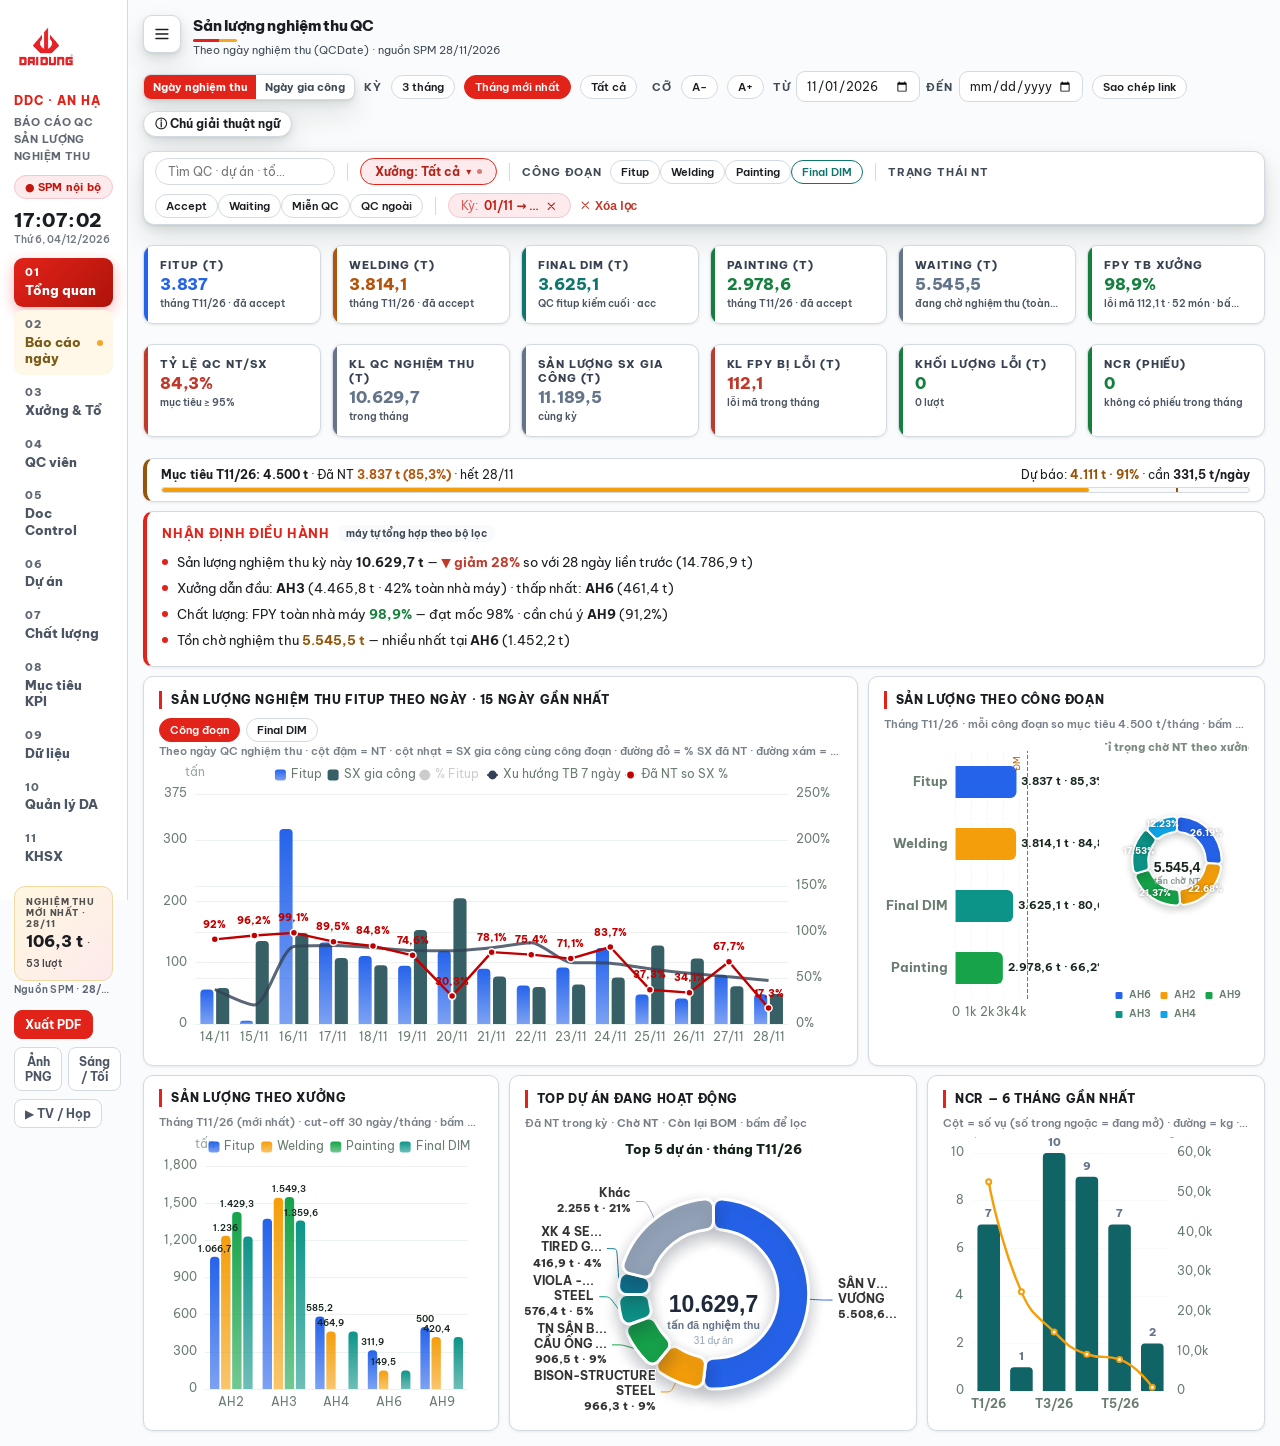
<file: dangnhap.html>
<!DOCTYPE html>
<html lang="vi">
<head>
<meta charset="UTF-8">
<meta name="viewport" content="width=device-width, initial-scale=1.0">
<meta name="robots" content="noindex">
<title>Đăng nhập — Báo cáo QC An Hạ</title>
<link rel="preconnect" href="https://fonts.googleapis.com">
<link href="https://fonts.googleapis.com/css2?family=Be+Vietnam+Pro:wght@400;600;700;800&display=swap" rel="stylesheet">
<!-- Trang đăng nhập cho qcdata.js ĐÃ KHOÁ (khoa_qcdata.py).
     Mật khẩu KHÔNG gửi đi đâu: trình duyệt tự dẫn xuất khoá (PBKDF2) và giải mã (AES-GCM) tại chỗ.
     Định dạng phải khớp khoa_qcdata.py (fmt "qcenc-1"). -->
<style>
:root{--acc:#E2231A;--bg:#f4f5f7;--card:#fff;--ink:#1a1d21;--mut:#6b7280;--line:#e5e8ec;--bad:#c0392b;--good:#15803d;--field:#fff}
:root[data-theme=dark]{--acc:#f0473e;--bg:#0c1310;--card:#161f1a;--ink:#e6ece8;--mut:#8ba093;--line:#27352d;--bad:#ef7b7b;--good:#3ecf94;--field:#0f1713}
*{box-sizing:border-box;margin:0;padding:0}
body{font-family:'Be Vietnam Pro',system-ui,sans-serif;background:var(--bg);color:var(--ink);min-height:100vh;display:flex;align-items:center;justify-content:center;padding:24px 16px}
.box{width:100%;max-width:400px;background:var(--card);border:1px solid var(--line);border-radius:18px;box-shadow:0 2px 4px rgba(16,24,40,.05),0 18px 40px rgba(16,24,40,.12);overflow:hidden}
.band{height:6px;background:linear-gradient(90deg,#E2231A,#BD160E)}
.in{padding:26px 26px 22px}
.brand{font-size:11px;font-weight:800;letter-spacing:.14em;color:var(--acc)}
h1{font-size:20px;font-weight:800;letter-spacing:-.02em;margin-top:6px}
.lead{font-size:13px;color:var(--mut);margin-top:4px;line-height:1.5}
label{display:block;font-size:11.5px;font-weight:700;color:var(--mut);margin:16px 0 6px;letter-spacing:.02em}
.f{position:relative}
input[type=text],input[type=password]{width:100%;font:inherit;font-size:15px;color:var(--ink);background:var(--field);border:1.5px solid var(--line);border-radius:11px;padding:11px 13px;outline:none;transition:border-color .15s,box-shadow .15s}
input:focus{border-color:var(--acc);box-shadow:0 0 0 3px rgba(226,35,26,.14)}
.eye{position:absolute;right:6px;top:50%;transform:translateY(-50%);background:none;border:0;color:var(--mut);font:inherit;font-size:12px;font-weight:700;cursor:pointer;padding:6px 8px;border-radius:8px}
.eye:hover{color:var(--acc)}
.rem{display:flex;gap:9px;align-items:flex-start;margin-top:14px;font-size:12.5px;line-height:1.45;color:var(--ink);cursor:pointer}
.rem input{margin-top:2px;accent-color:var(--acc);width:16px;height:16px;flex-shrink:0}
.rem span small{display:block;color:var(--mut);font-size:11.5px}
button.go{width:100%;margin-top:18px;background:var(--acc);color:#fff;border:0;border-radius:11px;padding:13px;font:inherit;font-size:15px;font-weight:800;cursor:pointer;transition:filter .15s}
button.go:hover{filter:brightness(1.06)}
button.go:disabled{opacity:.6;cursor:wait}
#msg{min-height:20px;margin-top:12px;font-size:13px;font-weight:600;line-height:1.45}
#msg.bad{color:var(--bad)} #msg.ok{color:var(--good)} #msg.nt{color:var(--mut)}
.foot{border-top:1px solid var(--line);padding:13px 26px;font-size:11.5px;color:var(--mut);line-height:1.5}
</style>
<script>
(function(){var t=null;try{t=localStorage.getItem('qcSpmTheme_v2');}catch(e){}
  if(t!=='light'&&t!=='dark')t=(window.matchMedia&&matchMedia('(prefers-color-scheme: dark)').matches)?'dark':'light';
  document.documentElement.dataset.theme=t;})();
</script>
<style id="uxpm">
/* ==== ux-pro-max (02/11/2026): lop chung theo skill ui-ux-pro-max — chi them, khong doi bo cuc ==== */
:focus-visible{outline:2px solid currentColor;outline-offset:2px}
button,select,summary,[role=button],[onclick],label[for]{cursor:pointer}
button:active,[role=button]:active{filter:brightness(.92)}
@media (prefers-reduced-motion:reduce){*,*::before,*::after{animation-duration:.01ms!important;animation-iteration-count:1!important;transition-duration:.01ms!important;scroll-behavior:auto!important}}
@media (pointer:coarse){button,select,input:not([type=checkbox]):not([type=radio]):not([type=range]),textarea{min-height:44px}}
/* dangnhap — o nhap 44px, nut Hien du vung bam, vien focus ro (3:1) */
#u,#p{min-height:44px}
.eye{min-width:44px;min-height:44px}
#rem{width:20px;height:20px}
#u:focus-visible,#p:focus-visible{outline:2px solid var(--acc);outline-offset:1px}
.uxi{display:inline-flex;width:1.05em;height:1.05em;vertical-align:-.16em;flex:none}.uxi svg{width:100%;height:100%;fill:none;stroke:currentColor;stroke-width:2;stroke-linecap:round;stroke-linejoin:round}
[data-theme=light] [style*="color:#eab308"]{color:#A16207!important}
[data-theme=light] [style*="color:#f97316"]{color:#C2410C!important}
[data-theme=light] [style*="color:#16a34a"]{color:#15803D!important}
[data-theme=light] [style*="color:#dc2626"],[data-theme=light] [style*="color:#DC2626"]{color:#B91C1C!important}
[data-theme=dark] .view [style*="color:#dc2626"],[data-theme=dark] .view [style*="color:#DC2626"]{color:#F87171!important}
[data-theme=dark] .view [style*="color:#2563eb"],[data-theme=dark] .view [style*="color:#2563EB"]{color:#60A5FA!important}
[data-theme=dark] .view [style*="color:#0e7490"]{color:#22D3EE!important}
[data-theme=dark] .view [style*="color:#888"]{color:#A3B0A8!important}
[data-theme=dark] #dcMain a:not([class]),[data-theme=dark] #dcNav a:not([class]){color:#93C5FD}
[data-theme=dark] .tag[style*="background:var(--bad)"]{color:#3b0a0a!important}
[data-theme=light] .nav-item.active small{color:#fff}
[data-theme=light] [style*="color:#888"]{color:#5f6772!important}
[data-theme=light]{--muted:#5f6772}
[data-theme=dark]{--muted:#A3B0A8}
[data-theme=light]{--pzok:#14532d;--pzy:#713f12;--pzo:#7c2d12;--pzr:#7f1d1d}
[data-theme=dark]{--pzok:#4ade80;--pzy:#facc15;--pzo:#fb923c;--pzr:#f87171}
.uxdot{display:inline-block;width:.62em;height:.62em;border-radius:50%;vertical-align:.05em;margin:0 .15em}.uxdot.rong{background:transparent;border:1.5px solid #9CA3AF}
</style>
</head>
<body>
<main class="box">
  <div class="band"></div>
  <div class="in">
    <div class="brand">DDC · AN HẠ</div>
    <h1>Báo cáo QC — Nhà máy An Hạ</h1>
    <p class="lead">Số liệu nội bộ đã được mã hoá. Đăng nhập để xem.</p>
    <form id="frm" autocomplete="on">
      <label for="u">Tên đăng nhập</label>
      <input type="text" id="u" name="username" autocomplete="username" autocapitalize="none" spellcheck="false" required>
      <label for="p">Mật khẩu</label>
      <div class="f"><input type="password" id="p" name="password" autocomplete="current-password" required>
        <button type="button" class="eye" id="eye" aria-label="Hiện mật khẩu">Hiện</button></div>
      <label class="rem"><input type="checkbox" id="rem"><span>Ghi nhớ trên máy này 30 ngày
        <small>Không bật trên máy dùng chung.</small></span></label>
      <button class="go" id="go" type="submit">Đăng nhập</button>
      <div id="msg" role="status" aria-live="polite"></div>
    </form>
  </div>
  <div class="foot">Quên mật khẩu hoặc chưa có tài khoản: liên hệ quản lý QC nhà máy An Hạ.</div>
</main>
<script>/* luôn lấy bản mới nhất — tránh trình duyệt đưa bản cũ trong bộ đệm */document.write('<script src="qcdata.js?t='+Date.now()+'"><\/script>');</script>
<script>
(function(){
var E=window.QCDATA_ENC, NHO='qcNho_v1', NGAY=30;
var msg=document.getElementById('msg'), go=document.getElementById('go');
function say(t,c){msg.textContent=t;msg.className=c||'';}
function nextUrl(){var m=location.search.match(/[?&]next=([^&]*)/),n='qc.html';
  try{if(m)n=decodeURIComponent(m[1]);}catch(e){}
  return /^[a-z0-9_]+\.html([?#][^]*)?$/i.test(n)?n:'qc.html';}
var NEXT=nextUrl(), OUT=/[?&]out=1/.test(location.search);

/* qcdata.js chưa khoá -> không cần đăng nhập */
if(!E){ if(window.QCDATA&&window.QCDATA.rows){location.replace(NEXT);return;}
  say('Không tải được dữ liệu. Kiểm tra mạng rồi tải lại trang.','bad');go.disabled=true;return; }
if(!(window.crypto&&crypto.subtle)||typeof DecompressionStream==='undefined'){
  say('Trình duyệt quá cũ, không giải mã được. Hãy cập nhật Chrome, Edge hoặc Safari.','bad');go.disabled=true;return; }

var enc=new TextEncoder(), dec=new TextDecoder();
function b64d(s){var b=atob(s),a=new Uint8Array(b.length);for(var i=0;i<b.length;i++)a[i]=b.charCodeAt(i);return a;}
function b64e(u){var s='';u=new Uint8Array(u);for(var i=0;i<u.length;i++)s+=String.fromCharCode(u[i]);return btoa(s);}
async function idOf(ten){var h=await crypto.subtle.digest('SHA-256',enc.encode('qc-an-ha|'+ten.trim().toLowerCase()));
  return Array.from(new Uint8Array(h)).map(function(x){return('0'+x.toString(16)).slice(-2);}).join('');}
async function kekOf(pw,salt){var k=await crypto.subtle.importKey('raw',enc.encode(pw.normalize('NFC')),'PBKDF2',false,['deriveBits']);
  return new Uint8Array(await crypto.subtle.deriveBits({name:'PBKDF2',hash:'SHA-256',salt:salt,iterations:E.iter},k,256));}
async function aes(raw,iv,ct){var k=await crypto.subtle.importKey('raw',raw,'AES-GCM',false,['decrypt']);
  return crypto.subtle.decrypt({name:'AES-GCM',iv:iv},k,ct);}
async function gunzip(buf){return new Response(new Blob([buf]).stream().pipeThrough(new DecompressionStream('gzip'))).text();}

/* Mở khoá bằng khoá riêng (kek) của 1 người -> giải mã dữ liệu -> lưu cho các trang dashboard */
async function mo(id,kek,moi){
  var u=null;for(var i=0;i<E.users.length;i++)if(E.users[i].id===id){u=E.users[i];break;}
  if(!u)throw new Error('sai');
  var goi=JSON.parse(dec.decode(await aes(kek,b64d(u.iv),b64d(u.w))));
  var txt=await gunzip(await aes(b64d(goi.k),b64d(E.iv),b64d(E.ct)));
  var o=JSON.parse(txt);if(!o||!o.rows||!o.rows.length)throw new Error('du lieu rong');
  var luu=false;
  try{sessionStorage.setItem('qcPlain',txt);sessionStorage.setItem('qcPlainV',E.v);sessionStorage.setItem('qcPlainTs',String(E.ts||0));luu=true;}catch(e){
    try{sessionStorage.removeItem('qcPlain');sessionStorage.removeItem('qcPlainV');sessionStorage.removeItem('qcPlainTs');}catch(e2){}}
  if(!luu)window.name='QCPLAIN1|'+E.v+'|'+txt;   /* dự phòng khi bộ nhớ phiên đầy */
  try{sessionStorage.setItem('qcUser',JSON.stringify({ten:goi.ten,vai:goi.vai,u:goi.u}));
      sessionStorage.setItem('qcKek',JSON.stringify({id:id,k:b64e(kek)}));}catch(e){}
  /* Đăng nhập tay -> mở trang theo vai trò của người đó (link có ?vai= thì link thắng) */
  if(moi&&goi.vai&&!/[?&]vai=/.test(NEXT)){try{localStorage.setItem('qcVaiTro_v1',goi.vai);}catch(e){}}
  return goi;
}

/* 1) Đã đăng nhập trong tab này, hoặc đã "ghi nhớ" -> mở khoá lặng lẽ (vd. khi có dữ liệu mới) */
(async function(){
  if(OUT){say('Đã đăng xuất.','nt');document.getElementById('u').focus();return;}
  var c=null;
  try{c=JSON.parse(sessionStorage.getItem('qcKek')||'null');}catch(e){}
  if(!c){try{var r=JSON.parse(localStorage.getItem(NHO)||'null');if(r&&r.exp>Date.now())c=r;else localStorage.removeItem(NHO);}catch(e){}}
  /* cầu chì: nếu bị chuyển qua lại quá 3 lần trong 1 phút thì dừng, không tự mở khoá nữa */
  var L=[];try{L=JSON.parse(sessionStorage.getItem('qcLoop')||'[]').filter(function(t){return Date.now()-t<60000;});}catch(e){}
  L.push(Date.now());try{sessionStorage.setItem('qcLoop',JSON.stringify(L));}catch(e){}
  if(L.length>3){say('Trình duyệt đang giữ bản dữ liệu cũ. Nhấn Ctrl+F5 (điện thoại: tải lại trang) rồi đăng nhập.','bad');c=null;}
  if(c&&c.id&&c.k){
    say('Đang mở khoá…','nt');go.disabled=true;
    try{await mo(c.id,b64d(c.k),false);location.replace(NEXT);return;}
    catch(e){try{sessionStorage.removeItem('qcKek');localStorage.removeItem(NHO);}catch(e2){}
      say('Phiên cũ không còn hiệu lực (danh sách người dùng đã đổi). Đăng nhập lại.','nt');}
    go.disabled=false;
  }
  document.getElementById('u').focus();
})();

/* 2) Đăng nhập tay */
document.getElementById('eye').onclick=function(){var p=document.getElementById('p'),s=p.type==='password';
  p.type=s?'text':'password';this.textContent=s?'Ẩn':'Hiện';this.setAttribute('aria-label',s?'Ẩn mật khẩu':'Hiện mật khẩu');};
document.getElementById('frm').onsubmit=async function(ev){
  ev.preventDefault();
  var ten=document.getElementById('u').value, pw=document.getElementById('p').value;
  if(!ten.trim()||!pw){say('Nhập tên đăng nhập và mật khẩu.','bad');return;}
  go.disabled=true;say('Đang mở khoá… (vài giây trên điện thoại)','nt');
  try{
    var id=await idOf(ten), u=null;
    for(var i=0;i<E.users.length;i++)if(E.users[i].id===id){u=E.users[i];break;}
    if(!u)throw new Error('sai');
    var kek=await kekOf(pw,b64d(u.s));
    var goi=await mo(id,kek,true);
    if(document.getElementById('rem').checked){
      try{localStorage.setItem(NHO,JSON.stringify({id:id,k:b64e(kek),exp:Date.now()+NGAY*864e5}));}catch(e){}}
    say('Xin chào '+goi.ten+' — đang mở dashboard…','ok');
    location.replace(NEXT);
  }catch(e){
    await new Promise(function(r){setTimeout(r,600);});
    say(e&&e.message==='du lieu rong'?'Mở khoá được nhưng dữ liệu rỗng — báo quản lý QC.':'Sai tên đăng nhập hoặc mật khẩu.','bad');
    go.disabled=false;document.getElementById('p').select();
  }
};
})();
</script>
<script id="uxpmico">/* ux-pro-max (02/11/2026): doi emoji / ky hieu lam icon -> SVG ngay tren DOM hien thi. KHONG doi du lieu, chu copy/xuat file, bieu do, option, placeholder. */
(function(){var P={"alert": "<path d=\"M10.3 3.9 1.8 18a2 2 0 0 0 1.7 3h17a2 2 0 0 0 1.7-3L13.7 3.9a2 2 0 0 0-3.4 0Z\"/><path d=\"M12 9v4M12 17h.01\"/>", "search": "<circle cx=\"11\" cy=\"11\" r=\"7\"/><path d=\"m21 21-4.3-4.3\"/>", "okc": "<circle cx=\"12\" cy=\"12\" r=\"9\"/><path d=\"m8 12 3 3 5-6\"/>", "bell": "<path d=\"M6 8a6 6 0 0 1 12 0c0 7 3 9 3 9H3s3-2 3-9\"/><path d=\"M10.3 21a1.94 1.94 0 0 0 3.4 0\"/>", "folder": "<path d=\"M3 7a2 2 0 0 1 2-2h4l2 2h8a2 2 0 0 1 2 2v8a2 2 0 0 1-2 2H5a2 2 0 0 1-2-2Z\"/>", "chart": "<path d=\"M3 3v18h18\"/><path d=\"M8 17V11M13 17V7M18 17v-4\"/>", "file": "<path d=\"M14 3H6a2 2 0 0 0-2 2v14a2 2 0 0 0 2 2h12a2 2 0 0 0 2-2V9Z\"/><path d=\"M14 3v6h6\"/>", "files": "<path d=\"M15 2H8a2 2 0 0 0-2 2v12a2 2 0 0 0 2 2h10a2 2 0 0 0 2-2V7Z\"/><path d=\"M15 2v5h5\"/><path d=\"M4 7v13a2 2 0 0 0 2 2h9\"/>", "archive": "<rect x=\"3\" y=\"4\" width=\"18\" height=\"5\" rx=\"1\"/><path d=\"M5 9v10a2 2 0 0 0 2 2h10a2 2 0 0 0 2-2V9M10 13h4\"/>", "refresh": "<path d=\"M21 12a9 9 0 1 1-3-6.7L21 8\"/><path d=\"M21 3v5h-5\"/>", "siren": "<path d=\"M7.86 2h8.28L22 7.86v8.28L16.14 22H7.86L2 16.14V7.86Z\"/><path d=\"M12 8v4M12 16h.01\"/>", "map": "<path d=\"M9 4 3 6v14l6-2 6 2 6-2V4l-6 2Z\"/><path d=\"M9 4v14M15 6v14\"/>", "puzzle": "<rect x=\"4\" y=\"4\" width=\"7\" height=\"7\" rx=\"1\"/><rect x=\"13\" y=\"4\" width=\"7\" height=\"7\" rx=\"1\"/><rect x=\"4\" y=\"13\" width=\"7\" height=\"7\" rx=\"1\"/><rect x=\"13\" y=\"13\" width=\"7\" height=\"7\" rx=\"1\"/>", "repeat": "<path d=\"m17 2 4 4-4 4\"/><path d=\"M3 11v-1a4 4 0 0 1 4-4h14\"/><path d=\"m7 22-4-4 4-4\"/><path d=\"M21 13v1a4 4 0 0 1-4 4H3\"/>", "truck": "<path d=\"M3 6h11v10H3zM14 9h4l3 3v4h-7\"/><circle cx=\"7\" cy=\"18\" r=\"2\"/><circle cx=\"17\" cy=\"18\" r=\"2\"/>", "thumb": "<path d=\"M7 10v11H4V10Z\"/><path d=\"M7 10l4-8a3 3 0 0 1 3 3v4h5a2 2 0 0 1 2 2.3l-1.4 7A2 2 0 0 1 17.6 20H7\"/>", "monitor": "<rect x=\"2\" y=\"3\" width=\"20\" height=\"14\" rx=\"2\"/><path d=\"M8 21h8M12 17v4\"/>", "pin": "<path d=\"M12 17v5\"/><path d=\"M9 3h6l-1 5 3 3v2H7v-2l3-3Z\"/>", "note": "<path d=\"M14 3H6a2 2 0 0 0-2 2v14a2 2 0 0 0 2 2h12a2 2 0 0 0 2-2V9Z\"/><path d=\"M8 13h8M8 17h5\"/>", "link": "<path d=\"M10 13a5 5 0 0 0 7.5.5l3-3a5 5 0 0 0-7-7l-1.7 1.7\"/><path d=\"M14 11a5 5 0 0 0-7.5-.5l-3 3a5 5 0 0 0 7 7l1.7-1.7\"/>", "clip": "<rect x=\"8\" y=\"2\" width=\"8\" height=\"4\" rx=\"1\"/><path d=\"M16 4h2a2 2 0 0 1 2 2v14a2 2 0 0 1-2 2H6a2 2 0 0 1-2-2V6a2 2 0 0 1 2-2h2\"/>", "user": "<circle cx=\"12\" cy=\"8\" r=\"4\"/><path d=\"M4 21a8 8 0 0 1 16 0\"/>", "hourglass": "<path d=\"M6 2h12M6 22h12M7 2v4l5 6 5-6V2M7 22v-4l5-6 5 6v4\"/>", "alarm": "<circle cx=\"12\" cy=\"13\" r=\"8\"/><path d=\"M12 9v4l2 2M5 3 2 6M22 6l-3-3\"/>", "x": "<path d=\"M18 6 6 18M6 6l12 12\"/>", "rot": "<path d=\"M21 12a9 9 0 1 1-3-6.7L21 8\"/><path d=\"M21 3v5h-5\"/>", "menu": "<path d=\"M4 6h16M4 12h16M4 18h16\"/>", "pen": "<path d=\"M16.5 3.5a2.1 2.1 0 0 1 3 3L7 19l-4 1 1-4Z\"/>", "star": "<path fill=\"currentColor\" d=\"m12 2 3 6.5 7 .8-5.2 4.8 1.5 7L12 17.6 5.7 21.1l1.5-7L2 9.3l7-.8Z\"/>", "lr": "<path d=\"m8 7-5 5 5 5M16 7l5 5-5 5\"/>", "help": "<circle cx=\"12\" cy=\"12\" r=\"9\"/><path d=\"M9.1 9a3 3 0 0 1 5.8 1c0 2-3 3-3 3M12 17h.01\"/>"},M={"⚠️": "alert", "⚠": "alert", "🔍": "search", "✅": "okc", "🔔": "bell", "📁": "folder", "📊": "chart", "📄": "file", "📑": "files", "🗂️": "archive", "🗂": "archive", "🔄": "refresh", "🚨": "siren", "🗺️": "map", "🗺": "map", "🧩": "puzzle", "♻️": "repeat", "♻": "repeat", "🚚": "truck", "👍": "thumb", "🖥️": "monitor", "🖥": "monitor", "📌": "pin", "📝": "note", "🔗": "link", "📋": "clip", "👤": "user", "⏳": "hourglass", "⏰": "alarm", "✕": "x", "↻": "rot", "☰": "menu", "✎": "pen", "★": "star", "⇔": "lr", "❓": "help", "❔": "help"},DOT={"🔴": "#DC2626", "🟠": "#EA580C", "🟡": "#CA8A04", "🟢": "#16A34A", "🔵": "#2563EB", "⚪": "", "🟣": "#0E7490"};
var keys=Object.keys(M).concat(Object.keys(DOT)).sort(function(a,b){return b.length-a.length;});
var RX=new RegExp('('+keys.map(function(k){return k.replace(/[.*+?^${}()|[\]\\]/g,'\\$&');}).join('|')+')\\uFE0F?','g');
var SKIP={SCRIPT:1,STYLE:1,TEXTAREA:1,OPTION:1,SELECT:1,TITLE:1,NOSCRIPT:1,CODE:1,PRE:1};
function mk(k){var s=document.createElement('span');
  if(DOT.hasOwnProperty(k)){s.className='uxdot'+(DOT[k]?'':' rong');if(DOT[k])s.style.background=DOT[k];s.setAttribute('aria-hidden','true');return s;}
  s.className='uxi';s.setAttribute('aria-hidden','true');s.innerHTML='<svg viewBox="0 0 24 24">'+P[M[k]]+'</svg>';return s;}
function quet(root){if(!root)return;var w=document.createTreeWalker(root,NodeFilter.SHOW_TEXT,{acceptNode:function(n){var p=n.parentNode;if(!p||SKIP[p.nodeName]||p.closest&&p.closest('[contenteditable],svg,.uxi'))return 2;RX.lastIndex=0;return RX.test(n.nodeValue)?1:2;}}),ds=[],n;
  while(n=w.nextNode())ds.push(n);
  ds.forEach(function(t){var v=t.nodeValue,f=document.createDocumentFragment(),i=0,m;RX.lastIndex=0;
    while(m=RX.exec(v)){if(m.index>i)f.appendChild(document.createTextNode(v.slice(i,m.index)));f.appendChild(mk(m[1]));i=m.index+m[0].length;}
    if(i<v.length)f.appendChild(document.createTextNode(v.slice(i)));t.parentNode.replaceChild(f,t);});}
quet(document.body);
if(window.MutationObserver){var hang=[],tm=0;new MutationObserver(function(ms){ms.forEach(function(m){m.addedNodes.forEach(function(x){if(x.nodeType===1||x.nodeType===3)hang.push(x.nodeType===3?x.parentNode:x);});if(m.type==='characterData'&&m.target.parentNode)hang.push(m.target.parentNode);});
  clearTimeout(tm);tm=setTimeout(function(){var a=hang;hang=[];a.forEach(function(x){if(x&&x.isConnected)quet(x);});},30);}).observe(document.body,{childList:true,subtree:true,characterData:true});}
})();</script>
<script id="uxpmjs">/* ux-pro-max (02/11/2026): nhan cho o chua co nhan + ban phim cho phan tu bam duoc khong phai nut. Chi them thuoc tinh, khong doi hanh vi. */
(function(){var SEL='[onclick]:not(button):not(a):not(input):not(select):not(textarea):not(label),.clickable';
function chay(){
  document.querySelectorAll('select,input:not([type=hidden]),textarea').forEach(function(e){if(e.getAttribute('aria-label')||(e.labels&&e.labels.length)||e.closest('label'))return;
    var t=e.getAttribute('placeholder')||e.title||(e.tagName==='SELECT'&&e.options[0]?e.options[0].text.replace(/^[—\-\s]+|[—\-\s]+$/g,''):'');if(t)e.setAttribute('aria-label',t);});
  document.querySelectorAll(SEL).forEach(function(e){if(e.hasAttribute('tabindex'))return;e.setAttribute('tabindex','0');if(!e.getAttribute('role'))e.setAttribute('role','button');});}
document.addEventListener('keydown',function(e){var t=e.target;if((e.key==='Enter'||e.key===' ')&&t&&t.getAttribute&&t.getAttribute('role')==='button'&&!/^(BUTTON|A|INPUT|SELECT|TEXTAREA)$/.test(t.tagName)){e.preventDefault();t.click();}});
chay();if(window.MutationObserver){var k=0;new MutationObserver(function(){clearTimeout(k);k=setTimeout(chay,80);}).observe(document.body,{childList:true,subtree:true});}})();
</script>
</body>
</html>
</file>
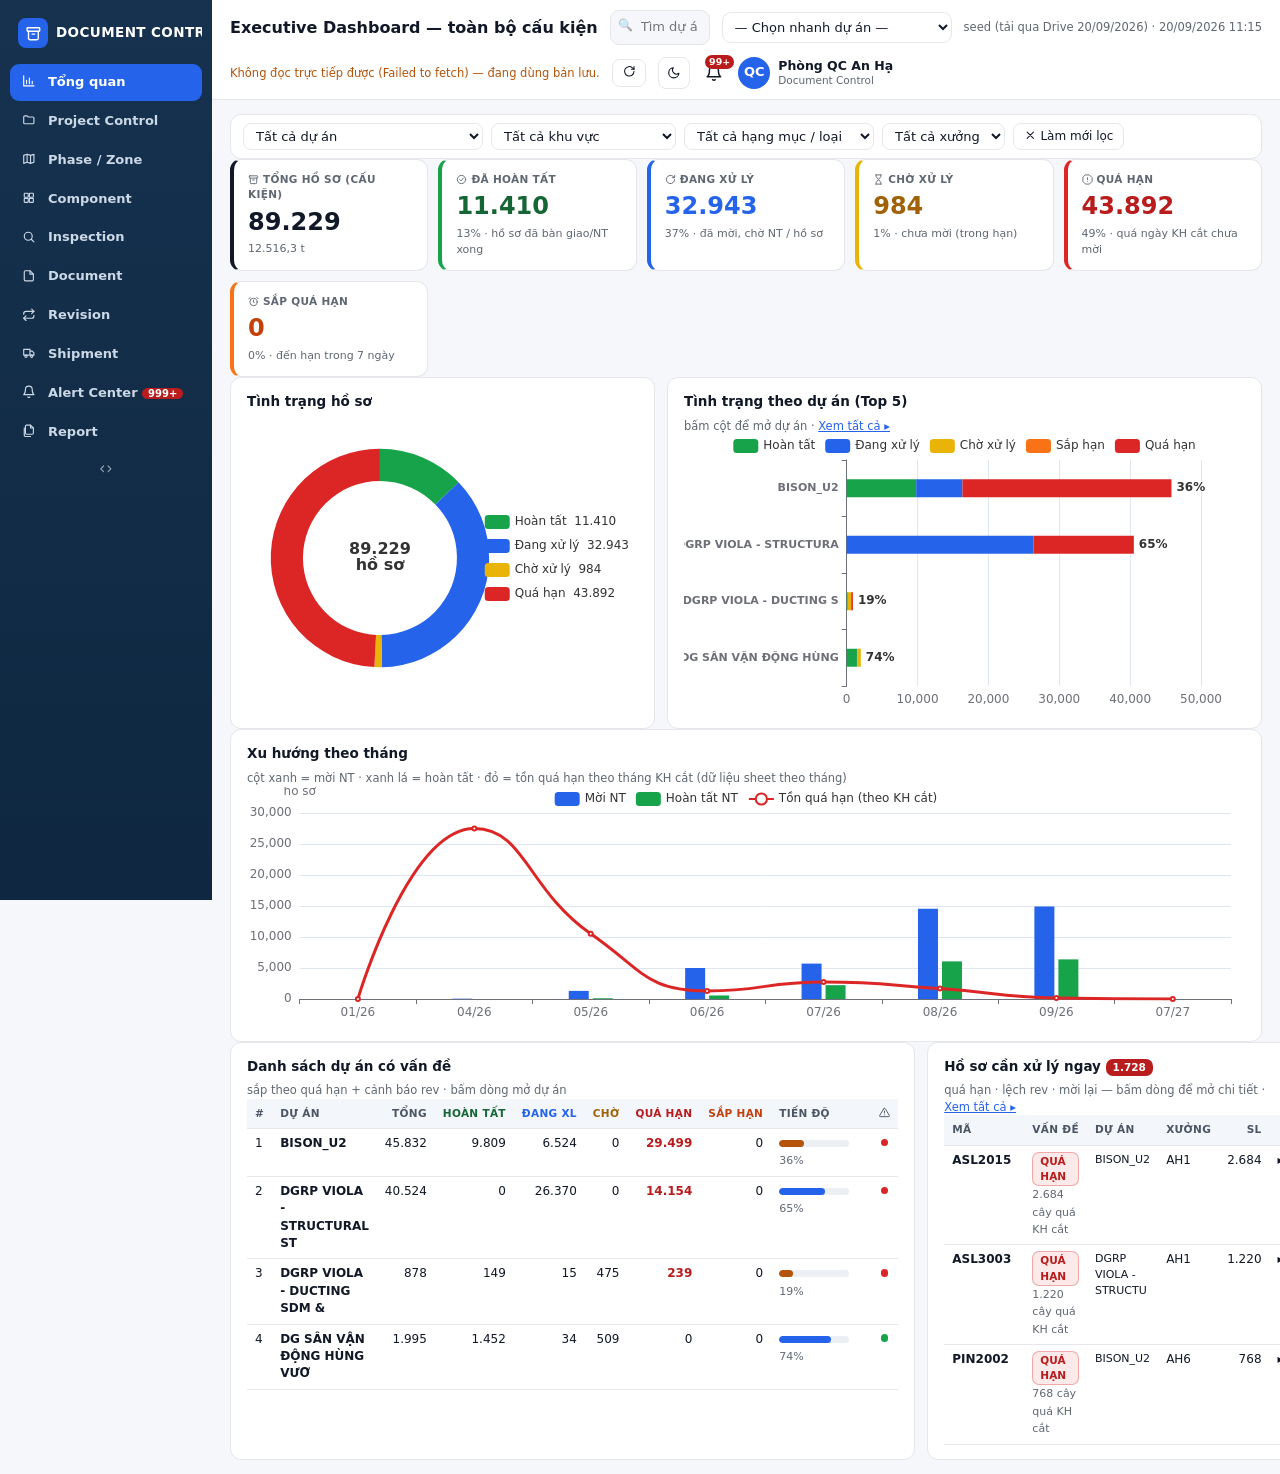
<file: doc.html>
<!DOCTYPE html>
<html lang="vi">
<head>
<meta charset="UTF-8">
<meta name="viewport" content="width=device-width, initial-scale=1.0">
<title>Document Control — DDC Nhà máy An Hạ</title>
<script src="lib/echarts.min.js"></script>
<script src="lib/xlsx.full.min.js"></script>
<style>
:root{--bg:#F5F7FA;--card:#ffffff;--line:#E5E7EB;--ink:#111827;--muted:#6b7280;
 --acc:#2563eb;--good:#16a34a;--warn:#d97706;--bad:#dc2626;--rowH:#f3f6fb;
 --sb:#16324f;--sb2:#0f2740;--sbInk:#cbd8e6;}
*{box-sizing:border-box}
body{margin:0;background:var(--bg);color:var(--ink);font:13px/1.45 'Inter','Be Vietnam Pro',system-ui,'Segoe UI',sans-serif}
a{color:var(--acc)}
.layout{display:flex;min-height:100vh}
/* ===== SIDEBAR ===== */
.sb{width:212px;background:linear-gradient(180deg,var(--sb),var(--sb2));color:var(--sbInk);padding:14px 10px;position:sticky;top:0;height:100vh;flex-shrink:0;transition:width .2s}
.sb.mini{width:56px}
.sb .logo{display:flex;align-items:center;gap:8px;font-weight:800;color:#fff;letter-spacing:.03em;padding:4px 8px 14px;font-size:13.5px;white-space:nowrap;overflow:hidden}
.sb .logo .ic{width:30px;height:30px;border-radius:8px;background:var(--acc);display:flex;align-items:center;justify-content:center;font-size:16px;flex-shrink:0}
.sbi{display:flex;align-items:center;gap:10px;padding:9px 10px;border-radius:9px;cursor:pointer;margin:2px 0;font-weight:600;white-space:nowrap;overflow:hidden}
.sbi:hover{background:rgba(255,255,255,.08)}
.sbi.on{background:var(--acc);color:#fff}
.sbi .ic{width:18px;text-align:center;flex-shrink:0}
.sb .tog{margin-top:auto;text-align:center;cursor:pointer;padding:8px;opacity:.7}
/* ===== HEADER ===== */
.wrap{flex:1;min-width:0;display:flex;flex-direction:column}
.hdr{position:sticky;top:0;z-index:80;background:var(--card);border-bottom:1px solid var(--line);padding:10px 18px;display:flex;align-items:center;gap:12px;flex-wrap:wrap}
.hdr h1{font-size:16px;margin:0;font-weight:800}
.gs{flex:1;max-width:420px;position:relative}
.gs input{width:100%;padding:7px 12px 7px 30px;border:1px solid var(--line);border-radius:9px;background:var(--bg);font:inherit}
.gs:before{content:'🔍';position:absolute;left:8px;top:7px;font-size:12px;opacity:.6}
.bell{position:relative;cursor:pointer;font-size:17px}
.bell .bdg{position:absolute;top:-6px;right:-8px;background:var(--bad);color:#fff;border-radius:9px;font-size:9.5px;padding:0 4px;font-weight:700}
.user{display:flex;align-items:center;gap:8px}
.user .av{width:32px;height:32px;border-radius:50%;background:var(--acc);color:#fff;display:flex;align-items:center;justify-content:center;font-weight:800}
.user .nm{font-weight:700;font-size:12.5px;line-height:1.2}
.user .rl{font-size:10.5px;color:var(--muted)}
main{padding:14px 18px;display:flex;flex-direction:column;gap:12px}
/* ===== COMPONENTS (dùng chung với module renderer) ===== */
.card{background:var(--card);border:1px solid var(--line);border-radius:11px;padding:14px 16px;margin:0 0 0}
.card h3{margin:0 0 6px;font-size:13.5px;font-weight:800}
.q{color:var(--muted);font-size:11.5px}
.muted{color:var(--muted)}
.cg-lbl{font-size:11px;font-weight:700;color:var(--muted);text-transform:uppercase;letter-spacing:.04em}
.kpis{display:grid;grid-template-columns:repeat(auto-fit,minmax(180px,1fr));gap:10px}
.kpi{background:var(--card);border:1px solid var(--line);border-radius:11px;padding:12px 14px;transition:box-shadow .15s}
.kpi:hover{box-shadow:0 4px 16px rgba(16,24,40,.09)}
.kpi .lbl{font-size:10.5px;font-weight:700;color:var(--muted);text-transform:uppercase;letter-spacing:.03em}
.kpi .v{font-size:24px;font-weight:800;margin:2px 0}
.kpi .sub{font-size:11px;color:var(--muted)}
.qf{border:1px solid var(--line);background:var(--card);border-radius:8px;padding:4px 10px;font:inherit;font-size:12px;cursor:pointer;color:inherit}
.qf:hover{border-color:var(--acc);color:var(--acc)}
.qf.on{background:var(--acc);border-color:var(--acc);color:#fff}
.tag{display:inline-block;border-radius:7px;padding:1px 7px;font-size:10.5px;font-weight:700;background:#eef1f5;color:#4b5563}
.tag.g{background:#dcfce7;color:#15803d}.tag.b{background:#dbeafe;color:#1d4ed8}.tag.o{background:#ffedd5;color:#c2410c}
.tw{overflow:auto}
table{border-collapse:collapse;width:100%}
th{position:sticky;top:0;background:var(--rowH);font-size:10.5px;text-transform:uppercase;letter-spacing:.03em;color:var(--muted);text-align:left;padding:7px 8px;border-bottom:1px solid var(--line);white-space:nowrap;z-index:5}
td{padding:6px 8px;border-bottom:1px solid var(--line);font-size:12px;vertical-align:top}
td.n,th.n{text-align:right;font-variant-numeric:tabular-nums}
tr.clickable{cursor:pointer}
tr.clickable:hover td{background:var(--rowH)}
.bar{display:inline-block;vertical-align:middle;width:70px;height:7px;background:#eceff3;border-radius:4px;overflow:hidden;margin-right:5px}
.bar i{display:block;height:100%;border-radius:4px;background:var(--acc)}
.ch{width:100%}
.r2{display:grid;grid-template-columns:1fr 1fr;gap:12px}
.num{font-variant-numeric:tabular-nums}
select,input{font:inherit;color:inherit}
@media(max-width:960px){.r2{grid-template-columns:1fr}.sb{position:fixed;z-index:200;transform:translateX(-100%)}.sb.open{transform:none}}
</style>
<style id="uxpm">
/* ==== ux-pro-max (02/11/2026): lop chung theo skill ui-ux-pro-max — chi them, khong doi bo cuc ==== */
:focus-visible{outline:2px solid currentColor;outline-offset:2px}
button,select,summary,[role=button],[onclick],label[for]{cursor:pointer}
button:active,[role=button]:active{filter:brightness(.92)}
@media (prefers-reduced-motion:reduce){*,*::before,*::after{animation-duration:.01ms!important;animation-iteration-count:1!important;transition-duration:.01ms!important;scroll-behavior:auto!important}}
@media (pointer:coarse){button,select,input:not([type=checkbox]):not([type=radio]):not([type=range]),textarea{min-height:44px}}
/* doc.html — mau CHU dat 4.5:1 (bieu do canvas giu mau cu) */
[style*="color:#eab308"]{color:#A16207!important}
[style*="color:#f97316"]{color:#C2410C!important}
[style*="color:#16a34a"]{color:#15803D!important}
[style*="color:#dc2626"],[style*="color:#DC2626"]{color:#B91C1C!important}
:root{--warn:#b45309}
.bell{display:inline-flex;min-width:24px;min-height:24px;align-items:center;justify-content:center}
th{color:#4b5563}
.uxi{display:inline-flex;width:1.05em;height:1.05em;vertical-align:-.16em;flex:none}.uxi svg{width:100%;height:100%;fill:none;stroke:currentColor;stroke-width:2;stroke-linecap:round;stroke-linejoin:round}
[data-theme=light] [style*="color:#eab308"]{color:#A16207!important}
[data-theme=light] [style*="color:#f97316"]{color:#C2410C!important}
[data-theme=light] [style*="color:#16a34a"]{color:#166534!important}
[data-theme=light] [style*="color:#dc2626"],[data-theme=light] [style*="color:#DC2626"]{color:#B91C1C!important}
[data-theme=dark] .view [style*="color:#dc2626"],[data-theme=dark] .view [style*="color:#DC2626"]{color:#F87171!important}
[data-theme=dark] .view [style*="color:#2563eb"],[data-theme=dark] .view [style*="color:#2563EB"]{color:#60A5FA!important}
[data-theme=dark] .view [style*="color:#0e7490"]{color:#22D3EE!important}
[data-theme=dark] .view [style*="color:#888"]{color:#A3B0A8!important}
[data-theme=dark] #dcMain a:not([class]),[data-theme=dark] #dcNav a:not([class]){color:#93C5FD}
[data-theme=dark] .tag[style*="background:var(--bad)"]{color:#3b0a0a!important}
[data-theme=light] .nav-item.active small{color:#fff}
[data-theme=light] [style*="color:#888"]{color:#5f6772!important}
[data-theme=light]{--muted:#5f6772;--good:#15803d;--bad:#b91c1c}
[data-theme=dark]{--muted:#A3B0A8}
[data-theme=light]{--pzok:#14532d;--pzy:#713f12;--pzo:#7c2d12;--pzr:#7f1d1d}
[data-theme=dark]{--pzok:#4ade80;--pzy:#facc15;--pzo:#fb923c;--pzr:#f87171}
/* theme toi (02/11/2026): bo mau toi day du — mac dinh van la theme sang */
[data-theme=dark]{--bg:#0f1720;--card:#16212d;--line:#2a3746;--ink:#E5ECF3;--acc:#3b82f6;--good:#4ade80;--warn:#fbbf24;--bad:#f87171;--rowH:#1d2a38;color-scheme:dark}
[data-theme=dark] th{color:#C3CFDB}
[data-theme=dark] .tag{background:#263342;color:#D1DAE3}
[data-theme=dark] .tag.g{background:#14361f;color:#86EFAC}[data-theme=dark] .tag.b{background:#172c4d;color:#93C5FD}[data-theme=dark] .tag.o{background:#3d2410;color:#FDBA74}
[data-theme=dark] .bar{background:#2a3746}
[data-theme=dark] [style*="color:#dc2626"],[data-theme=dark] [style*="color:#DC2626"]{color:#F87171!important}
[data-theme=dark] [style*="color:#2563eb"],[data-theme=dark] [style*="color:#2563EB"]{color:#60A5FA!important}
[data-theme=dark] [style*="color:#16a34a"]{color:#4ADE80!important}
[data-theme=dark] [style*="color:#eab308"]{color:#FACC15!important}
[data-theme=dark] [style*="color:#f97316"]{color:#FB923C!important}
[data-theme=dark] [style*="color:#0e7490"]{color:#22D3EE!important}
[data-theme=dark] .bdg,[data-theme=dark] [style*="background:var(--bad)"]{color:#3b0a0a!important}
[data-theme=dark] .qf.on{background:#1d4ed8;border-color:#1d4ed8}
[data-theme=dark] .sbi.on{background:#1d4ed8}
[data-theme=dark] .user .av,[data-theme=dark] .sb .logo .ic{background:#1d4ed8}
.thTog{border:1px solid var(--line);background:var(--card);color:inherit;border-radius:8px;min-width:32px;min-height:32px;font:inherit;display:inline-flex;align-items:center;justify-content:center}
@media (pointer:coarse){.thTog{min-height:44px;min-width:44px}}
.uxdot{display:inline-block;width:.62em;height:.62em;border-radius:50%;vertical-align:.05em;margin:0 .15em}.uxdot.rong{background:transparent;border:1.5px solid #9CA3AF}
</style>
</head>
<body>
<div class="layout">
  <aside class="sb" id="sb">
    <div class="logo"><span class="ic">🗂</span><span class="lt">DOCUMENT CONTROL</span></div>
    <div id="sbNav"></div>
    <div class="tog" onclick="document.getElementById('sb').classList.toggle('mini')">⇔</div>
  </aside>
  <div class="wrap">
    <header class="hdr">
      <h1 id="pgTitle">Tổng quan tình trạng hồ sơ</h1>
      <div class="gs"><input id="gSearch" placeholder="Tìm dự án, mã hồ sơ, tên cấu kiện…  (Enter)" onkeydown="if(event.key==='Enter')_docSearch(this.value)"></div>
      <select id="dcProjSel" onchange="_dcProjSel(this.value)" style="padding:6px 8px;border:1px solid var(--line);border-radius:9px;background:var(--card);max-width:230px"></select>
      <span class="q" id="dcSrc">—</span><span class="q" id="dcStatus" style="color:var(--warn)"></span>
      <button class="qf" onclick="_dcLoad(true)" title="Xóa cache, tải lại từ Google Sheet">↻</button>
      <button class="thTog" id="thTog" type="button" aria-label="Đổi giao diện sáng / tối" title="Đổi giao diện sáng / tối" onclick="_docTheme()"><span class="uxi" aria-hidden="true"><svg viewBox="0 0 24 24"><path d="M21 12.8A9 9 0 1 1 11.2 3a7 7 0 0 0 9.8 9.8z"/></svg></span></button>
      <span class="bell" title="Cảnh báo" onclick="_dcSetMod('alert')">🔔<span class="bdg" id="bellBdg" style="display:none"></span></span>
      <div class="user"><div class="av">QC</div><div><div class="nm">Phòng QC An Hạ</div><div class="rl">Document Control</div></div></div>
    </header>
    <main>
      <span id="dcNav" style="display:none"></span>
      <div id="dcMain"></div>
    </main>
  </div>
</div>
<div id="dcDrawerWrap" style="display:none"></div>
<script>
/* theme sang/toi cho doc.html (02/11/2026) — nho theo trinh duyet, mac dinh sang */
function _docTheme(t){var d=document.documentElement;t=t||(d.getAttribute('data-theme')==='dark'?'light':'dark');d.setAttribute('data-theme',t);try{localStorage.setItem('doc_theme',t);}catch(e){}if(arguments.length===0){try{for(var k in CH){CH[k].dispose();delete CH[k];}}catch(e){}try{_dcRender();}catch(e){}}}
(function(){var t='light';try{t=localStorage.getItem('doc_theme')||'light';}catch(e){}document.documentElement.setAttribute('data-theme',t);})();
</script>
<script>/* chong cache: tham so ?v= doi moi 5 phut de trinh duyet luon lay ban moi tu GitHub Pages */(function(){var v=Math.floor(Date.now()/3e5);["ddc_data.js"].forEach(function(f){document.write('<script src="'+f+'?v='+v+'"><\/script>');});})();</script>
<script>
/* ==== helper thay cho khung qc.html ==== */
var CH={};
function ch(id){var el=document.getElementById(id);if(!el||typeof echarts==='undefined')return null;if(!CH[id])CH[id]=echarts.init(el,document.documentElement.getAttribute('data-theme')==='dark'?'dark':null);return CH[id];}
function setOpt(id,opt,onClick){var c=ch(id);if(!c)return;opt.backgroundColor='transparent';opt.textStyle={fontFamily:'Inter,Be Vietnam Pro,system-ui,sans-serif'};c.setOption(opt,true);c.off('click');if(onClick)c.on('click',onClick);c.resize();}
window.addEventListener('resize',function(){for(var k in CH){try{CH[k].resize();}catch(e){}}});
var fm1=function(v){return (Math.round((v||0)*10)/10).toLocaleString('vi-VN');};
function grad(a,b){return (typeof echarts!=='undefined'&&echarts.graphic)?new echarts.graphic.LinearGradient(0,0,0,1,[{offset:0,color:a},{offset:1,color:b}]):a;}
function kpi(cls,v,lbl,sub,click){return '<div class="kpi'+(cls?' '+cls:'')+'"'+(click?' style="cursor:pointer" onclick="'+click+'"':'')+'><div class="lbl">'+lbl+'</div><div class="v num">'+v+'</div><div class="sub">'+(sub||'')+'</div></div>';}
function parseCSV(t){var R=[],row=[],cur='',q=false;for(var i=0;i<t.length;i++){var c=t[i];if(q){if(c==='"'){if(t[i+1]==='"'){cur+='"';i++;}else q=false;}else cur+=c;}else{if(c==='"')q=true;else if(c===','){row.push(cur);cur='';}else if(c==='\n'||c==='\r'){if(c==='\r'&&t[i+1]==='\n')i++;row.push(cur);cur='';if(row.length>1||row[0]!=='')R.push(row);row=[];}else cur+=c;}}if(cur!==''||row.length){row.push(cur);R.push(row);}return R;}
/* SPM chỉ có trong dashboard chính — trang này để trống, pane So sánh sẽ hướng dẫn */
var D={P:["10626-051 DG SÂN VẬN ĐỘNG HÙNG VƯƠNG", "10625-028 DGRP NMSX XE MÁY ĐIỆN-VINFAST VŨNG ÁNG", "12725-005 DGRP GYPSUM POWDER BLDG MATERIALS PROD", "10725-092 DGRP 200POR9251285 STEEL WI1 PHASE 2", "10626-008 DG SÂN VẬN ĐỘNG PVF HƯNG YÊN", "10625-035 KHO 1 NỐI DÀI (KHO THAN) - NMNL2 HPDQ", "10625-038 DGRP NHÀ MÁY LẮP RÁP PIN", "10625-034 DGRP BẢO DƯỠNG TÀU BAY 1 HKQT LONG THÀNH", "10626-107 DG KIM LONG KHO LINH KIỆN 1,2", "10626-010 DGRP FACADE SÂN BAY PHÚ QUỐC", "10725-009 DGRP VIOLA - STRUCTURAL STEEL", "10626-048 DG APEC S2", "10725-015 DGRP NETSEC 8TH STOREY BUILDING", "12625-042 DMT NMSX THỨC ĂN CHĂN NUÔI BAF BÌNH ĐỊNH", "10625-049 DGRP 120MW CCGT POWER PLANT AT BKPS", "10825-048 D2 KHO CẢNG ĐẦU MỐI XĂNG DẦU HẬU GIANG", "10625-033 DGRP NHÀ MÁY VINFAST GIAI ĐOẠN 2", "11625-063 D2 CẦU VƯỢT MỸ THỦY - THĂNG LONG", "12825-050 DMT CỤM CÔNG NGHIỆP ĐÔNG BẮC THÀNH PHỐ", "10825-051 D2 NHÀ XƯỞNG AN PHƯỚC 2 - KCN AN PHƯỚC", "12625-055 DMT NMSX SILICON CARBIDE TINH KHIẾT CAO", "10624-015 CẦU ỐNG LỒNG DI ĐỘNG SÂN BAY LONG THÀNH", "11725-014 D2 THE CHAO ANOUVONG STADIUM PROJECT", "10725-012 DGRP EVAPCO - GREGORY - DUCTING", "11625-067 D2 GÓI 2 XÂY DỰNG NÚT GT MỸ THỦY THỦ ĐỨC", "10625-062 DGRP CẦU ĐI BỘ QUA SÔNG SÀI GÒN", "10725-011 DGRP VIOLA - DUCTING SDM & TED", "10724-005 KINGSTON (TENNESSEE, USA) - DUCTING", "10725-008 DGRP EVAPCO-GREGORY-STRUCTURAL STEEL", "10725-110 DGRP MTE INDIA - STEEL STRUCTURE", "10626-059 DG MASCOT GARMENT FACTORY", "10626-142 DG TN KHU CC CAO TẦNG KH TMDV THUẬN GIAO", "10723-001 CP2 - PHASE II - STEEL STRUCTURE", "10724-061 ATLASSIAN PROJECT FOR NODES FABRICATION", "12625-044 DMT NEOTEK INDUSTRIAL VIETNAM CO.LTD", "10725-105 DGRP MTE INDIA PROCESS PLANT PROJECT", "10724-003 KINGSTON (TENNESSEE, USA) - STEEL STRUCTURE", "10726-041 DG XK 4 SETS RUBBER TIRED GANTRY CRANES", "10626-003 DGRP NHÀ XƯỞNG MOSCOW VIỆT NAM", "12625-072 DMT NMSX CAO SU CHỊU LỰC CHẤT LƯỢNG CAO", "10726-014 DG BEDPLATE FOR HOIST 625T", "10626-009 DGRP VINFAST NHÀ MÁY LTNL VŨNG ÁNG", "11625-066 D2 CUNG CẤP THI CÔNG CẦU NỐI THÉP 2 THÁP", "12625-103 DMT NHÀ XƯỞNG AURIO QUẢNG NAM", "10725-016 DGRP 3 SETS OF RUBBER TIRED GANTRY CRANE", "10726-039 DG BERAKAS POWER STATION CYCLE GAS TURB", "10726-043 DG XK WOLF SUMMIT PRJ STRUCTURAL STEEL", "10626-033 KIM LONG XƯỞNG SẢN XUẤT GHẾ", "10625-041 DGRP KHU CÔNG NGHIỆP NHƠN TRẠCH", "10625-064 DGRP NHÀ MÁY SỮA TIÊN SƠN", "11625-052 D2 CÔNG VIÊN NƯỚC VŨNG TÀU", "10725-143 DG DANIELI DPC45EU7 PACIFIC", "10726-054 DG VIOLA CONDENSATE TANK", "10726-080 DG CP 2 PHASE 2", "10726-040 DG XK BPI HO REDEV SUPPLY MATERIAL", "10626-097 DG TN KHĐT 2025 T.TRẠI BÒ SỮA TÂY NINH", "10625-029 DGRP NHÀ MÁY SẢN XUẤT Ô TÔ ĐIỆN VINFAST", "10626-056 DG APF Đồng Nai", "11624-064 NHÀ MÁY CƠ KHÍ INDUS BÌNH CHÁNH", "10624-045 MỞ RỘNG VƯƠNG QUỐC THIÊN TÀI", "10726-091 DG MTE LA INDIA PROCESS PLANT PKG4", "10726-053 DG DUKE", "10626-085 DG NHÀ XƯỞNG 36X170 MỸ XUÂN", "11625-100 D2 NHÀ XƯỞNG GREENCANS", "10626-025 DG CONDENSATE TANK BISON", "10623-006 KHO THAN (KHO 1) VÀ KHO QUẶNG (KHO 2,3) - NHÀ MÁY NGUYÊN LIỆU HPDQ2", "10625-101 DGRP NHÀ XƯỞNG HIỆP PHƯỚC TRƯỜNG", "10624-012 DGRP 5.10 GA HÀNH KHÁCH SB LONG THÀNH", "10624-029 CẢI TẠO VÀ XD CÔNG TRÌNH NX, VP, CÔNG TRÌNH PHỤ TRỢ CHO CETVN & WINGNING", "10624-033 ĐÓNG MỚI 5 CẨU RTG 6+1", "10625-030 DGRP GA T2 CẢNG HÀNG KHÔNG QT PHÚ QUỐC", "10625-031 DGRP CẦU ĐI BỘ SÔNG SÀI GÒN - CẦU CHÍNH", "10625-036 DGRP APEC S3", "10625-045 DGRP CẦU VƯỢT MỸ THỦY - NAM ANH", "10625-106 DGRP XỬ LÝ DIOXIN SÂN BAY BIÊN HÒA GĐ1", "10626-020 DG THI CÔNG MÁI NHỐM & SKYLIGHT T2 PQ", "10626-030 DG KHO LẠNH KHO KHÔ CT TNHH IGARASHI VN", "10626-036 DG ĐẦU TƯ MÁY ÉP ĐÙN", "10626-068 DG APEC S3 Bao Che", "10626-073 DG SÂN BAY PHÚ QUỐC SÀN THÉP", "10626-113 DG TN NHÀ MÁY 2 SMC MFG VN GĐ2", "10725-002 DGRP PERDAMAN UREA PLANT TOWERS GAL AU", "10725-003 DGRP BISON-STRUCTURE STEEL", "10725-007 DGRP BISON-SDM ATO AND TED", "10824-064 DG GIA CÔNG BẢN MÃ CÔNG TY INDUS 2026", "10D00-001.13 DG DG KẾT CẤU THÉP - 7 NHÀ", "11622-041 D2 TN NHÀ KHO MỸ PHƯỚC 3", "11625-071 D2 NHÀ MÁY BIA SÀI GÒN - LONG KHÁNH", "12625-060 DMT TRẠM DỪNG CHÂN FUTA PHAN THIẾT DG", "10626-138 DG TN NM CHẾ BIẾN NÔNG SẢN TIẾN PHÁT NÔNG", "11624-019 D2 NM NƯỚC GIẢI KHÁT COCA COLA LONG AN"],proj:[]};function Fnodate(){return [];}function isAcc(){return true;}
function tog(){}function setView(){}
</script>
<script>
/* ============================================================
   DDC CORE v5 — QC Document Control (An Hạ)
   4 họ layout:
     A "CHECK_LIST"  : 'Rev SPM' + 'FIR Report No.'
     B "PKL kết cấu" : 'RFI No-FUR'
     C "PKL ducting" : 'Report No. FIR-VIR' (100 cột, VIOLA_TED)
     D "BBNT nội địa": 'BBNT CK trước khi sử dụng' (SVĐ VINFAST)
   normRow dùng chung — map cột nào không có thì -1.
   ============================================================ */
(function(root){
'use strict';

function norm(s){return String(s==null?'':s).replace(/\s+/g,' ').trim().toLowerCase();}
function isReal(v){
  if(v==null)return false; var s=String(v).trim();
  if(!s)return false;
  var u=s.toUpperCase().replace(/\s+/g,' ');
  if(u==='NOT APPLICABLE'||u==='N/A'||u==='NA'||u==='-'||u==='#N/A'||u==='FALSE'||u==='0'&&false)return false;
  var l=norm(s);
  if(l.indexOf('k mời')===0||l.indexOf('không mời')===0||l.indexOf('k moi')===0)return false;
  return true;
}
var MON={jan:1,feb:2,mar:3,apr:4,may:5,jun:6,jul:7,aug:8,sep:9,oct:10,nov:11,dec:12};
function parseDate1(s,dmy){
  if(s==null)return null; s=String(s).trim(); if(!s)return null;
  var d=null,m=s.match(/^(\d{1,2})[\/\-]([A-Za-z]{3,})[\/\-,\s]*(\d{4})/);
  if(m){var mo=MON[m[2].slice(0,3).toLowerCase()];if(mo)d=new Date(+m[3],mo-1,+m[1]);}
  if(!d){m=s.match(/^(\d{1,2})[\/\-\.](\d{1,2})[\/\-\.](\d{4})/);
    if(m){var a=+m[1],b=+m[2],y=+m[3];
      if(a>12&&b<=12)d=new Date(y,b-1,a);
      else if(b>12&&a<=12)d=new Date(y,a-1,b);
      else d=dmy===false?new Date(y,a-1,b):new Date(y,b-1,a);}}
  if(!d){m=s.match(/^(\d{4})-(\d{1,2})-(\d{1,2})/);if(m)d=new Date(+m[1],+m[2]-1,+m[3]);}
  if(d&&d.getFullYear()<1990)return null; /* 30/12/1899 = ô rỗng kiểu Excel */
  return d;
}
function lastDate(s,dmy){
  if(s==null)return null; var parts=String(s).split(/[,;\n]+/),best=null;
  for(var i=0;i<parts.length;i++){var d=parseDate1(parts[i],dmy);if(d&&(!best||d>best))best=d;}
  return best;
}
function lastTok(s){
  if(s==null)return ''; var p=String(s).split(/[,;\n]+/).map(function(x){return x.trim();}).filter(Boolean);
  return p.length?p[p.length-1]:'';
}
function allTok(s){if(s==null)return[];return String(s).split(/[,;\n]+/).map(function(x){return x.trim();}).filter(function(x){return x&&isReal(x);});}
function numOr(v,d){var s=String(v==null?'':v).trim();
  if(s.indexOf(',')>=0){s=s.replace(/\./g,'').replace(/,/g,'.');}
  var n=parseFloat(s);return isNaN(n)?d:n;}
function ym(d){return d?d.getFullYear()+'-'+('0'+(d.getMonth()+1)).slice(-2):null;}
function dstr(d){return d?('0'+d.getDate()).slice(-2)+'/'+('0'+(d.getMonth()+1)).slice(-2)+'/'+d.getFullYear():'';}

function findHdr(rows,labels,maxRow){
  maxRow=Math.min(maxRow||8,rows.length);
  for(var r=0;r<maxRow;r++){var row=rows[r]||[];
    for(var c=0;c<row.length;c++){var v=norm(row[c]);if(!v)continue;
      for(var k=0;k<labels.length;k++){if(v.indexOf(labels[k])>=0)return {r:r,c:c};}
    }}
  return null;
}
function findExact(rows,label,maxRow,minC){
  maxRow=Math.min(maxRow||8,rows.length);minC=minC||0;
  for(var r=0;r<maxRow;r++){var row=rows[r]||[];
    for(var c=minC;c<row.length;c++){if(norm(row[c])===label)return c;}}
  return -1;
}

function detectLayout(rows){
  if(findHdr(rows,['rev spm'])&&findHdr(rows,['fir report no']))return 'A';
  if(findHdr(rows,['rfi no-fur']))return 'B';
  if(findHdr(rows,['report no. fir-vir','report no fir-vir']))return 'C';
  if(findHdr(rows,['bbnt ck trước khi sử dụng','bbnt ck truoc khi su dung']))return 'D';
  if(findHdr(rows,['member punch no']))return findHdr(rows,['date-dir+vir'])?'B':'A';
  return null;
}

function buildMap(rows,layout){
  function ix(lbls){var h=findHdr(rows,lbls);return h?h.c:-1;}
  var M={pn:-1,dwg:-1,ms:-1,ph:-1,grp1:-1,grp2:-1,w:-1,qty:-1,planD:-1,rev:-1,weld:-1,
    ws:-1,wsCut:-1,moiLai:-1,fitRfi:-1,fitD:-1,fitRev:-1,fitQc:-1,fitRep:-1,fitQA:-1,
    finRfi:-1,finD:-1,finRev:-1,finQc:-1,dir:-1,vir:-1,kiDDC:-1,kiKH:-1,bgHs:-1,
    rqNdt:-1,mt:-1,ut:-1,finChk:-1,zone:-1,code:null};
  if(layout==='A'){
    M.pn=ix(['member punch no']);M.dwg=ix(['tên bản vẽ']);M.ms=ix(['note5']);
    M.grp1=ix(['note6']);M.grp2=ix(['item']);
    M.w=ix(['weight [kg]']);M.qty=ix(['số lượng']);
    M.planD=ix(['after cutting plan date']);M.rev=ix(['rev spm']);
    M.ws=ix(['after cutting plan workshop']);M.weld=ix(['có hàn/không hàn']);
    M.moiLai=ix(['ghi chú tình trạng mời lại']);
    M.finRfi=ix(['rfi no']);M.finD=M.finRfi>=0?M.finRfi+1:-1;
    M.finRev=ix(['rev nthu']);M.finQc=ix(['checked qc']);
    M.fitRep=ix(['fir report no']);M.fitD=ix(['date fit']);
    M.dir=ix(['dir report no']);M.vir=ix(['vir report no']);
    M.kiDDC=ix(['trình kí ddc','trình ký ddc']);M.kiKH=ix(['trình kí khách hàng','trình ký khách hàng']);
    M.bgHs=ix(['tình trạng bàn giao hồ sơ']);
    M.rqNdt=ix(['rq ndt no']);M.mt=ix(['mt report no']);M.ut=ix(['ut report no']);
  }else if(layout==='B'){
    M.pn=ix(['member punch no']);M.dwg=ix(['drawing']);M.ms=ix(['note5']);
    M.ph=findExact(rows,'phase');M.grp1=ix(['note6']);M.grp2=ix(['note2']);M.zone=findExact(rows,'zone');
    M.w=ix(['weight [kg]']);M.rev=ix(['rev no']);
    M.wsCut=ix(['cutting assign workshop']);M.ws=ix(['fitup assign']);
    M.weld=findExact(rows,'note');
    M.fitD=ix(['date-fur']);M.fitRfi=ix(['rfi no-fur']);M.fitQc=ix(['qc check']);
    M.fitRep=ix(['report no-fur']);M.fitQA=ix(['bàn giao qa']);
    M.finChk=ix(['date-dir+vir']);M.finD=M.finChk;M.finRfi=ix(['rfi no-dir+vir']);
    M.planD=ix(['after cutting plan date']);
    (function(){var found=[],r,c,row;
      for(r=0;r<Math.min(8,rows.length);r++){row=rows[r]||[];for(c=0;c<row.length;c++){if(norm(row[c])==='rev qc')found.push(c);}}
      found.sort(function(a,b){return a-b;});
      M.fitRev=found.length?found[0]:-1;
      for(var k=0;k<found.length;k++){if(found[k]>M.finRfi){M.finRev=found[k];break;}}
      if(M.finRev<0&&found.length)M.finRev=found[found.length-1];
      M.finQc=findExact(rows,'qc check',8,M.finRfi>=0?M.finRfi+1:0);})();
  }else if(layout==='C'){
    M.pn=ix(['member no tên hồ sơ']);if(M.pn<0)M.pn=ix(['member no'])>=0?ix(['member no'])+4:-1;
    M.dwg=ix(['drawing']);M.ms=ix(['note5']);M.ph=findExact(rows,'phase');if(M.ph<0)M.ph=1;
    M.grp1=ix(['note6']);M.grp2=findExact(rows,'zone');if(M.grp2<0)M.grp2=0;
    var sec=ix(['section']);M.w=sec>=0?sec+2:-1;
    M.rev=M.dwg>=0?M.dwg+1:-1;
    M.wsCut=ix(['cutting assign workshop']);M.ws=ix(['after cutting plan workshop']);
    M.planD=M.ws>=1?M.ws-1:-1;
    /* cột Hàn/K Hàn: dò theo giá trị dữ liệu trong probe */
    (function(){for(var r=3;r<Math.min(10,rows.length);r++){var row=rows[r]||[];
      for(var c=0;c<row.length;c++){var v=norm(row[c]);if(v==='hàn'||v==='k hàn'){M.weld=c;return;}}}})();
    M.fitD=ix(['report no. fir-vir','report no fir-vir'])-1;
    M.fitRep=ix(['report no. fir-vir','report no fir-vir']);
    /* RFI chính = ô 'RFI No.' KHÔNG kèm trial/blas/pc/paint */
    (function(){for(var r=0;r<Math.min(8,rows.length);r++){var row=rows[r]||[];
      for(var c=0;c<row.length;c++){var v=norm(row[c]);
        if(v.indexOf('rfi no')===0&&v.indexOf('trial')<0&&v.indexOf('blas')<0&&v.indexOf(' pc')<0&&v.indexOf('paint')<0){M.finRfi=c;return;}}}})();
    M.finD=M.finRfi>=1?M.finRfi-1:-1;M.finRev=M.finRfi>=0?M.finRfi+1:-1;
    M.finQc=findExact(rows,'checked qc',8,M.finRfi>=0?M.finRfi+1:0);
    M.dir=ix(['report no. dir-vir','report no dir-vir']);
    M.mt=ix(['mt report no']);M.ut=ix(['ut report no']);
  }else if(layout==='D'){
    M.pn=ix(['tên cấu kiện']);M.dwg=ix(['mã cấu kiện']);
    M.grp1=ix(['mã hạng mục']);M.grp2=ix(['tên hạng mục']);
    var mat=ix(['material']);M.w=mat>=0?mat+1:-1;
    M.ws=ix(['nhà máy']);
    M.weld=ix(['ndt yes/no']);
    M.fitRep=ix(['bb hàn hoàn thiện']);
    M.finRfi=ix(['bbnt ck trước khi sử dụng','bbnt ck truoc']);
    M.finD=M.finRfi>=0?M.finRfi+1:-1;
    M.finQc=M.finRfi>=0?M.finRfi+2:-1;
    M.dir=M.finRfi;               /* BBNT = biên bản NT => coi như đã NT */
    M.kiDDC=ix(['chứng nhận xuất xưởng']);
    M.bgHs=ix(['biên bản giao nhận']);
    M.mt=findExact(rows,'mt');M.ut=findExact(rows,'ut');
    M._noFit=true;
  }
  var h=findHdr(rows,layout==='D'?['tên cấu kiện']:['member punch no','member no tên hồ sơ']);
  M._start=h?h.r+1:4;
  /* D: dòng ngay dưới header là dòng mẫu report -> bỏ qua khi pn trống, normRow tự lọc */
  return M;
}

function cell(row,i){return i>=0&&i<row.length?row[i]:null;}

function normRow(row,M,layout){
  var pn=cell(row,M.pn); if(!isReal(pn))return null;
  var weldRaw=norm(cell(row,M.weld));
  var welded;
  if(layout==='A')welded=weldRaw.indexOf('không')<0&&weldRaw.indexOf('hàn')>=0;
  else if(M.weld<0)welded=true;
  else welded=(weldRaw==='hàn'||weldRaw==='yes'||weldRaw==='có'||weldRaw==='co');
  var m={
    fitAppl:0,
    pn:String(pn).trim(),
    dwg:String(cell(row,M.dwg)||'').trim(),
    grp1:String(cell(row,M.grp1)||'').trim(),
    grp2:String(cell(row,M.grp2)||'').trim(),
    ms:String(cell(row,M.ms)||'').trim(),
    ph:String(cell(row,M.ph)||'').trim(),
    ws:String(cell(row,M.ws)||'').trim()||String(cell(row,M.wsCut)||'').trim(),
    wsCut:String(cell(row,M.wsCut)||'').trim(),
    w:numOr(cell(row,M.w),0),
    qty:numOr(cell(row,M.qty),1),
    weld:welded?1:0,
    rev:isReal(cell(row,M.rev))||String(cell(row,M.rev))==='0'?numOr(cell(row,M.rev),null):null,
    planD:lastDate(cell(row,M.planD),M._dmy)
  };
  /* FITUP */
  m.fitRfi=isReal(cell(row,M.fitRfi))?lastTok(cell(row,M.fitRfi)):'';
  m.fitD=lastDate(cell(row,M.fitD),M._dmy);
  m.fitRep=isReal(cell(row,M.fitRep))?lastTok(cell(row,M.fitRep)):'';
  m.fitRev=isReal(cell(row,M.fitRev))?numOr(cell(row,M.fitRev),null):null;
  m.fitQA=lastDate(cell(row,M.fitQA),M._dmy);
  m.fitInv=!!(m.fitRfi||m.fitD||m.fitRep);
  if(layout==='A')m.fitInv=!!m.fitRep;
  /* FINAL */
  m.finRfiAll=allTok(cell(row,M.finRfi));
  m.finRfi=m.finRfiAll.length?m.finRfiAll[m.finRfiAll.length-1]:'';
  m.finD=lastDate(cell(row,M.finD),M._dmy);
  m.finInv=!!(m.finRfi||m.finD);
  m.finRev=isReal(cell(row,M.finRev))||String(cell(row,M.finRev))==='0'?numOr(cell(row,M.finRev),null):null;
  m.finQc=isReal(cell(row,M.finQc))?String(cell(row,M.finQc)).trim():'';
  m.dir=isReal(cell(row,M.dir))?lastTok(cell(row,M.dir)):'';
  m.vir=isReal(cell(row,M.vir))?lastTok(cell(row,M.vir)):'';
  m.finDone=(M.dir>=0||M.vir>=0)?!!(m.dir||m.vir):null;
  /* hồ sơ + NDT */
  m.kiDDC=M.kiDDC>=0?isReal(cell(row,M.kiDDC)):null;
  m.kiKH=M.kiKH>=0?isReal(cell(row,M.kiKH)):null;
  m.bgHs=M.bgHs>=0?isReal(cell(row,M.bgHs)):null;
  m.ndt=(M.rqNdt>=0||M.mt>=0||M.ut>=0)?(isReal(cell(row,M.rqNdt))||isReal(cell(row,M.mt))||isReal(cell(row,M.ut))):null;
  m.moiLai=M.moiLai>=0?isReal(cell(row,M.moiLai)):(m.finRfiAll.length>1||/-R\d+$/i.test(m.finRfi));
  /* cảnh báo nâng rev */
  m.revWarnFin=(m.rev!=null&&m.finRev!=null&&m.finInv&&m.finRev<m.rev)?1:0;
  m.revWarnFit=(m.rev!=null&&m.fitRev!=null&&m.weld&&m.fitInv&&m.fitRev<m.rev)?1:0;
  m.revWarn=(m.revWarnFin||m.revWarnFit)?1:0;
  m.fitAppl=(M._noFit?0:m.weld);
  return m;
}

function mini(){return {n:0,t:0};}
function add(o,w){o.n++;o.t+=w;}
function aggregate(ma,rows,meta,pre){
  var layout=(pre&&pre.layout)||detectLayout(rows);
  if(!layout)return {ma:ma,err:'Layout chưa hỗ trợ — gửi mẫu sheet để khai báo thêm',meta:meta||{}};
  var M=(pre&&pre.M)||buildMap(rows,layout);
  if(pre&&pre.start!=null)M._start=pre.start;
  (function(){var ev_d=0,ev_m=0,cols=[M.planD,M.fitD,M.finD,M.fitQA],i,r,c,v,mm;
    for(r=M._start;r<Math.min(rows.length,M._start+3000);r++){var row=rows[r]||[];
      for(i=0;i<cols.length;i++){c=cols[i];if(c==null||c<0)continue;v=row[c];if(v==null)continue;
        var parts=String(v).split(/[,;\n]+/);
        for(var k=0;k<parts.length;k++){mm=parts[k].trim().match(/^(\d{1,2})[\/\-\.](\d{1,2})[\/\-\.]\d{4}/);
          if(mm){if(+mm[1]>12)ev_d++;else if(+mm[2]>12)ev_m++;}}}}
    M._dmy=ev_m>ev_d?false:true;})();
  var ms=[],i,r;
  for(i=M._start;i<rows.length;i++){r=normRow(rows[i],M,layout);if(r)ms.push(r);}
  var P={ma:ma,layout:layout,meta:meta||{},mem:ms.length,tan:0,qty:0,
    weld:mini(),khan:mini(),
    fitReq:mini(),fitInv:mini(),fitRep:mini(),fitQA:mini(),
    finInv:mini(),finDone:mini(),finNot:mini(),
    kiDDC:mini(),kiKH:mini(),bgHs:mini(),ndt:mini(),
    rev:mini(),moiLai:mini(),od:mini(),soon:mini(),vir:mini(),bgIssue:mini(),revCrit:mini(),
    byWs:{},byWsCut:{},byGrp:{},byDwg:{},byM:{},byMPlan:{},byMPlanNot:{},rfi:{},
    warnList:[],revBy:{none:0,fit:0,fin:0,ndt:0,bg:0},
    caps:{finDone:(M.dir>=0||M.vir>=0),hoso:(M.bgHs>=0||M.kiDDC>=0),ndt:(M.mt>=0||M.rqNdt>=0),fitQA:M.fitQA>=0}};
  for(i=0;i<Math.min(4,rows.length);i++){var row0=rows[i]||[];
    for(var c0=0;c0<row0.length;c0++){var v0=String(row0[c0]||'');var mm0=v0.match(/(\d{5}-\d{3})/);if(mm0){P.code=mm0[1];break;}}
    if(P.code)break;}
  var _today=new Date();_today.setHours(0,0,0,0);
  var _soonEnd=new Date(_today.getTime()+7*864e5);
  ms.forEach(function(m){
    var t=m.w/1000; P.tan+=t; P.qty+=m.qty;
    var _od=(m.planD&&m.planD<_today&&!m.finInv);if(_od)add(P.od,t);
    var _soon=(m.planD&&m.planD>=_today&&m.planD<=_soonEnd&&!m.finInv);if(_soon)add(P.soon,t);
    add(m.weld?P.weld:P.khan,t);
    if(m.fitAppl){add(P.fitReq,t);if(m.fitInv)add(P.fitInv,t);if(m.fitRep)add(P.fitRep,t);if(m.fitQA)add(P.fitQA,t);}
    if(m.finInv)add(P.finInv,t);else add(P.finNot,t);
    if(m.finDone)add(P.finDone,t);
    if(m.kiDDC)add(P.kiDDC,t);if(m.kiKH)add(P.kiKH,t);if(m.bgHs)add(P.bgHs,t);if(m.ndt)add(P.ndt,t);
    if(m.vir)add(P.vir,t);
    if(m.bgHs&&P.caps.ndt&&!m.ndt)add(P.bgIssue,t);
    if(m.revWarn){add(P.rev,t);if(P.warnList.length<400)P.warnList.push([m.pn,m.dwg,m.rev,(m.revWarnFin?m.finRev:m.fitRev),(m.revWarnFin?'FINAL':'FITUP'),m.finRfi||m.fitRfi,m.ws]);
      if(m.bgHs){P.revBy.bg++;add(P.revCrit,t);}else if(m.ndt)P.revBy.ndt++;else if(m.finDone||m.finInv)P.revBy.fin++;else if(m.fitRep||m.fitInv)P.revBy.fit++;else P.revBy.none++;}
    if(m.moiLai)add(P.moiLai,t);
    function wsAdd(map,key){var W=map[key]||(map[key]={mem:0,tan:0,han:0,fitReq:0,fitReqT:0,fitInv:0,fitInvT:0,fitRep:0,fitQA:0,finInv:0,finInvT:0,finDone:0,finDoneT:0,kiDDC:0,bgHs:0,rev:0,od:0,odT:0});
      W.mem++;W.tan+=t;if(m.weld)W.han++;
      if(m.fitAppl){W.fitReq++;W.fitReqT+=t;if(m.fitInv){W.fitInv++;W.fitInvT+=t;}if(m.fitRep)W.fitRep++;if(m.fitQA)W.fitQA++;}
      if(m.finInv){W.finInv++;W.finInvT+=t;}
      if(m.finDone){W.finDone++;W.finDoneT+=t;}
      if(m.kiDDC)W.kiDDC++;if(m.bgHs)W.bgHs++;if(m.revWarn)W.rev++;
      if(_od){W.od++;W.odT+=t;}
      if(_soon)W.soon=(W.soon||0)+1;}
    var ws=m.ws||'?';wsAdd(P.byWs,ws);
    if(m.wsCut)wsAdd(P.byWsCut,m.wsCut);
    var gk=[(m.ms||'?'),(m.grp1||'?'),(m.grp2||'?'),(m.ph||'')].join('‖');
    var G=P.byGrp[gk]||(P.byGrp[gk]={mem:0,tan:0,han:0,fitReq:0,fitInv:0,fitRep:0,finInv:0,finInvT:0,finDone:0,bgHs:0,ndt:0,rev:0,od:0});
    G.mem++;G.tan+=t;if(m.weld)G.han++;if(m.fitAppl){G.fitReq++;if(m.fitInv)G.fitInv++;if(m.fitRep)G.fitRep++;}
    if(m.ndt)G.ndt++;
    if(m.finInv){G.finInv++;G.finInvT+=t;}if(m.finDone)G.finDone++;if(m.bgHs)G.bgHs++;if(m.revWarn)G.rev++;if(_od)G.od++;if(_soon)G.soon=(G.soon||0)+1;
    var dk=m.dwg||'?';
    var Dg=P.byDwg[dk]||(P.byDwg[dk]={grp:m.grp1||m.grp2||'',mem:0,tan:0,fitInv:0,finInv:0,finDone:0,bgHs:0,rev:0,d:null,wsc:{},fitReq:0,od:0,han:0});
    Dg.wsc[ws]=(Dg.wsc[ws]||0)+1;Dg.mem++;Dg.tan+=t;if(m.weld)Dg.han++;if(m.fitAppl)Dg.fitReq++;if(m.fitInv)Dg.fitInv++;if(m.finInv)Dg.finInv++;if(m.finDone)Dg.finDone++;if(m.bgHs)Dg.bgHs++;if(m.revWarn)Dg.rev++;if(_od)Dg.od++;if(_soon)Dg.soon=(Dg.soon||0)+1;
    if(m.finD&&(!Dg.d||m.finD>Dg.d))Dg.d=m.finD;
    var mo=ym(m.finD);if(mo){var B=P.byM[mo]||(P.byM[mo]={inv:0,invT:0,done:0,doneT:0});B.inv++;B.invT+=t;if(m.finDone){B.done++;B.doneT+=t;}}
    var pmo=ym(m.planD);if(pmo){var BP=P.byMPlan[pmo]||(P.byMPlan[pmo]={n:0,t:0});BP.n++;BP.t+=t;
      if(!m.finInv){var BN=P.byMPlanNot[pmo]||(P.byMPlanNot[pmo]={n:0,t:0});BN.n++;BN.t+=t;}}
    m.finRfiAll.forEach(function(rf){var R=P.rfi[rf]||(P.rfi[rf]={type:'FINAL',n:0,t:0,d:null,qc:m.finQc||''});R.n++;R.t+=t;if(m.finD&&(!R.d||m.finD>R.d))R.d=m.finD;});
    if(m.fitRfi){var R2=P.rfi[m.fitRfi]||(P.rfi[m.fitRfi]={type:'FITUP',n:0,t:0,d:null,qc:''});R2.n++;R2.t+=t;if(m.fitD&&(!R2.d||m.fitD>R2.d))R2.d=m.fitD;}
  });
  var dwgArr=Object.keys(P.byDwg).map(function(k){var d=P.byDwg[k];
    var wsBest='',wsN=0,wk;for(wk in d.wsc){if(d.wsc[wk]>wsN){wsN=d.wsc[wk];wsBest=wk;}}
    return [k,d.grp,d.mem,+d.tan.toFixed(2),d.fitInv,d.finInv,d.finDone,d.bgHs,d.rev,dstr(d.d),wsBest,d.fitReq,d.od,d.han,d.soon||0];});
  dwgArr.sort(function(a,b){return b[8]-a[8]||b[3]-a[3];});
  P.dwg=dwgArr.length; P.byDwg=dwgArr.slice(0,800);
  var rfiArr=Object.keys(P.rfi).map(function(k){var r=P.rfi[k];return [k,r.type,r.n,+r.t.toFixed(2),dstr(r.d),r.qc];});
  rfiArr.sort(function(a,b){return (b[4]||'').split('/').reverse().join('')<(a[4]||'').split('/').reverse().join('')?-1:1;});
  P.rfi=rfiArr;
  P.tan=+P.tan.toFixed(2);
  Object.keys(P.byGrp).forEach(function(k){var g=P.byGrp[k];g.tan=+g.tan.toFixed(2);g.finInvT=+g.finInvT.toFixed(2);});
  [P.byWs,P.byWsCut].forEach(function(mp){Object.keys(mp).forEach(function(k){var w=mp[k];['tan','fitReqT','fitInvT','finInvT','finDoneT','odT'].forEach(function(f){w[f]=+(w[f]||0).toFixed(2);});});});
  ['weld','khan','fitReq','fitInv','fitRep','fitQA','finInv','finDone','finNot','kiDDC','kiKH','bgHs','ndt','rev','moiLai','od','soon','vir','bgIssue','revCrit'].forEach(function(k){P[k].t=+P[k].t.toFixed(2);});
  return P;
}

var API={norm:norm,isReal:isReal,parseDate1:parseDate1,lastDate:lastDate,detectLayout:detectLayout,buildMap:buildMap,normRow:normRow,aggregate:aggregate,ym:ym,dstr:dstr};
if(typeof module!=='undefined'&&module.exports)module.exports=API;
root.DDC_CORE=API;
})(typeof window!=='undefined'?window:globalThis);

</script>
<script>
/* ================================================================
   TAB 05 — QC DOCUMENT CONTROL (v3)
   + Tổng quan từng dự án (funnel hồ sơ, theo milestone)
   + Đã mời / chưa mời theo Milestone · Khu vực · Hạng mục · Phase
   + Tra cứu tình trạng hồ sơ TỪNG CẤU KIỆN (đọc live theo yêu cầu)
   ================================================================ */
var DDC_REG={id:'146lyk2TjTD6LwNR9R6bpXYhKzZxXISTIDvBzEbD5tz0',gid:'1397171776'};
var DDC=null,_dcInit=false,_dcBusy=false,_dcSel=-1,_dcPane='tq',_dcWsF='',_dcQ='',_dcGrpBy='hm';
var _dcMemRows=null,_dcMemDesc='',_dcMemBusy=false,_dcWsDim='fit';
function _dcEsc(s){return String(s==null?'':s).replace(/&/g,'&amp;').replace(/</g,'&lt;').replace(/"/g,'&quot;');}
function _dcN(v){return (v||0).toLocaleString('vi-VN');}
function _dcPc(a,b){return b?Math.round(a*100/b):0;}
function _dcBar(pc,col){pc=Math.max(0,Math.min(100,pc));return '<div class="bar" style="min-width:56px"><i style="width:'+pc+'%;background:'+(col||(pc>=80?'var(--good)':pc>=40?'var(--acc)':'var(--warn)'))+'"></i></div><span class="muted" style="font-size:11px">'+pc+'%</span>';}
function _dcSpmName(P){
  var code=(P.meta&&P.meta.spm)||_dcAlias()[P.ma]||P.code||'';
  var names=(typeof D!=='undefined'&&D.P)?D.P:[];
  var full='';names.forEach(function(n){if(code&&String(n).indexOf(code)===0)full=n;});
  if(!full){var toks=String(P.ma).toUpperCase().split(/[^A-Z0-9]+/).filter(function(x){return x.length>=3;});
    var hits=[];names.forEach(function(n){var U=String(n).toUpperCase();if(toks.length&&toks.every(function(t){return U.indexOf(t)>=0;}))hits.push(n);});
    if(hits.length===1){full=hits[0];code=String(full).split(' ')[0];}}
  return {code:code,full:full,disp:full||P.ma,short:full?String(full).replace(/^[0-9A-Z.\-]+ /,''):P.ma};
}
function _dcAlias(){try{return JSON.parse(localStorage.getItem('ddc_alias')||'{}');}catch(e){return{};}}
function _dcAliasSet(ma,code){var a=_dcAlias();a[ma]=code;try{localStorage.setItem('ddc_alias',JSON.stringify(a));}catch(e){}_dcRender();}
function _dcColL(n){var s='';n++;while(n>0){var m=(n-1)%26;s=String.fromCharCode(65+m)+s;n=Math.floor((n-1)/26);}return s;}
function _dcUrl(id,params){return 'https://docs.google.com/spreadsheets/d/'+id+'/gviz/tq?tqx=out:csv&headers=0&cb='+Date.now()+'&'+params;}
function _dcSt(t){var e=document.getElementById('dcStatus');if(e)e.textContent=t||'';}
function _dcFetch(url){return fetch(url,{cache:'no-store'}).then(function(r){if(!r.ok)throw new Error('HTTP '+r.status);return r.text();}).then(function(t){if(!t||/<html/i.test(t.slice(0,300)))throw new Error('sheet chưa chia sẻ công khai?');return parseCSV(t);});}
function _dcChReset(id){try{if(typeof CH!=='undefined'&&CH[id]){CH[id].dispose();delete CH[id];}}catch(e){}}

/* ---------- tải dữ liệu dự án ---------- */
function _dcLoadProject(rg,force){
  var ck='ddcA1_'+rg.sid;
  if(!force){try{var c=JSON.parse(localStorage.getItem(ck)||'null');if(c&&c.upd===rg.upd&&c.P&&c.P.sel&&c.P.byGrp){var k1=Object.keys(c.P.byGrp)[0];if(!k1||k1.split('‖').length>=4){c.P.meta=c.P.meta||{};c.P.meta.cached=true;c.P.meta.sid=rg.sid;return Promise.resolve(c.P);}}}catch(e){}}
  var tab='CHECK_LIST',probeCode=null;
  return _dcFetch(_dcUrl(rg.sid,'sheet='+encodeURIComponent('DOI CHIEU')+'&tq='+encodeURIComponent('limit 5')))
  .then(function(dc){for(var i=0;i<dc.length;i++){var v=String(dc[i][0]||'').trim();if(v&&!/tab du lieu/i.test(v)){tab=v;break;}}},function(){})
  .then(function(){_dcSt('Đang tải '+rg.ma+' ('+tab+')…');
    return _dcFetch(_dcUrl(rg.sid,'sheet='+encodeURIComponent(tab)+'&tq='+encodeURIComponent('limit 8')));})
  .then(function(probe){
    var layout=DDC_CORE.detectLayout(probe);
    if(!layout)throw new Error('layout chưa hỗ trợ');
    for(var i=0;i<Math.min(4,probe.length)&&!probeCode;i++){for(var c=0;c<(probe[i]||[]).length;c++){var mm=String(probe[i][c]||'').match(/(\d{5}-\d{3})/);if(mm){probeCode=mm[1];break;}}}
    var M=DDC_CORE.buildMap(probe,layout);
    var keys=[],k;for(k in M){if(k.charAt(0)!=='_'&&M[k]>=0)keys.push(k);}
    var idxs=[];keys.forEach(function(kk){if(idxs.indexOf(M[kk])<0)idxs.push(M[kk]);});idxs.sort(function(a,b){return a-b;});
    var letters=idxs.map(_dcColL),pnL=_dcColL(M.pn),dwgL=M.dwg>=0?_dcColL(M.dwg):pnL;
    var q='select '+letters.join(',')+' where '+pnL+' is not null';
    return _dcFetch(_dcUrl(rg.sid,'sheet='+encodeURIComponent(tab)+'&tq='+encodeURIComponent(q))).then(function(rows){
      var pos={},M2={};idxs.forEach(function(v,i){pos[v]=i;});
      for(k in M){if(k.charAt(0)==='_')continue;M2[k]=(M[k]>=0&&pos[M[k]]!=null)?pos[M[k]]:-1;}
      var start=0;outer:for(var r=0;r<Math.min(12,rows.length);r++){var row=rows[r]||[];for(var c2=0;c2<row.length;c2++){if(/member punch no/i.test(String(row[c2]||''))){start=r+1;break outer;}}}
      var P=DDC_CORE.aggregate(rg.ma,rows,{upd:rg.upd,live:true,sid:rg.sid},{layout:layout,M:M2,start:start});
      if(!P.code&&probeCode)P.code=probeCode;
      P.sel={letters:letters.join(','),pnL:pnL,dwgL:dwgL,tab:tab,map:M2};
      P.meta.sid=rg.sid;
      try{localStorage.setItem(ck,JSON.stringify({upd:rg.upd,P:P}));}
      catch(e){try{var P2=JSON.parse(JSON.stringify(P));P2.byDwg=(P2.byDwg||[]).slice(0,300);P2.warnList=(P2.warnList||[]).slice(0,200);P2.rfi=(P2.rfi||[]).slice(0,200);localStorage.setItem(ck,JSON.stringify({upd:rg.upd,P:P2}));}catch(e2){}}
      return P;
    });
  });
}
function _dcLoad(force){
  if(_dcBusy)return;_dcBusy=true;
  _dcSt('Đang đọc danh mục dự án…');
  _dcFetch(_dcUrl(DDC_REG.id,'sheet='+encodeURIComponent('DANH MUC')))
  .then(null,function(){return _dcFetch(_dcUrl(DDC_REG.id,'gid='+DDC_REG.gid));})
  .then(function(reg){
    var hdr=(reg[0]||[]).map(function(x){return DDC_CORE.norm(x);});
    function fi(s2){for(var i=0;i<hdr.length;i++)if(hdr[i].indexOf(s2)>=0)return i;return -1;}
    var iMa=fi('ma du an'),iId=fi('spreadsheet id'),iUp=fi('cap nhat cuoi'),iSpm=fi('spm');
    var regs=[];reg.slice(1).forEach(function(r){var sid=String(r[iId]||'').trim();if(sid.length>20)regs.push({ma:String(r[iMa]||sid).trim(),sid:sid,upd:String(r[iUp]||'').trim(),spm:iSpm>=0?String(r[iSpm]||'').trim():''});});
    var ps=[],chain=Promise.resolve(),total=regs.length,done=0;
    function tick(){done++;_dcSt('Đã tải '+done+'/'+total+' dự án…');
      DDC={built:new Date().toLocaleString('vi-VN'),src:'Google Sheet (trực tiếp) — đang tải '+done+'/'+total,projects:ps.slice()};
      try{_dcRender();}catch(e){}}
    regs.forEach(function(rg){chain=chain.then(function(){
      return _dcLoadProject(rg,force).then(function(P){if(rg.spm){P.meta.spm=rg.spm;}ps.push(P);tick();},function(e){
        var sd=null;if(window.DDC_SEED&&DDC_SEED.projects)DDC_SEED.projects.forEach(function(p){if(p.ma===rg.ma)sd=p;});
        if(sd){sd.meta=sd.meta||{};sd.meta.stale=true;sd.meta.err=String(e&&e.message||e);sd.meta.sid=rg.sid;ps.push(sd);}
        else ps.push({ma:rg.ma,err:String(e&&e.message||e),meta:{upd:rg.upd,sid:rg.sid}});
        tick();
      });});});
    return chain.then(function(){DDC={built:new Date().toLocaleString('vi-VN'),src:'Google Sheet (trực tiếp)',projects:ps};});
  }).then(function(){_dcBusy=false;_dcSt('');_dcRender();},function(e){
    _dcBusy=false;
    if(!DDC)DDC=window.DDC_SEED||{projects:[],src:'—'};
    _dcSt('Không đọc trực tiếp được ('+String(e&&e.message||e)+') — đang dùng bản lưu.');
    _dcRender();
  });
}

/* ---------- xuất Excel ---------- */
var _dcXlsData={};
function _dcXls(key,name){
  var d=_dcXlsData[key];if(!d||typeof XLSX==='undefined'){alert('Chưa có dữ liệu hoặc thiếu thư viện XLSX (cần internet).');return;}
  var wb=XLSX.utils.book_new();
  XLSX.utils.book_append_sheet(wb,XLSX.utils.aoa_to_sheet(d),(name||key).slice(0,28));
  XLSX.writeFile(wb,'DDC_'+(name||key)+'_'+new Date().toISOString().slice(0,10)+'.xlsx');
}
function _dcXlsBtn(key,name){return '<button class="qf" style="float:right" onclick="_dcXls(\''+key+'\',\''+name+'\')">⬇ Excel</button>';}

/* ---------- tổng hợp ---------- */
function _dcTot(){var T={mem:0,tan:0,han:0,hanT:0,khan:0,khanT:0,ndt:0,fitReq:0,fitReqT:0,fitInv:0,fitInvT:0,finInv:0,finInvT:0,finNot:0,finNotT:0,finDone:0,finDoneT:0,bg:0,rev:0,revT:0,moiLai:0,od:0,odT:0,capHs:false};
  (DDC.projects||[]).forEach(function(P){if(P.err)return;
    T.mem+=P.mem;T.tan+=P.tan;T.han+=P.weld.n;T.hanT+=P.weld.t;T.khan+=P.khan.n;T.khanT+=P.khan.t;if(P.ndt)T.ndt+=P.ndt.n;T.fitReq+=P.fitReq.n;T.fitReqT+=P.fitReq.t;T.fitInv+=P.fitInv.n;T.fitInvT+=P.fitInv.t;
    T.finInv+=P.finInv.n;T.finInvT+=P.finInv.t;T.finNot+=P.finNot.n;T.finNotT+=P.finNot.t;
    if(P.caps&&P.caps.finDone){T.finDone+=P.finDone.n;T.finDoneT+=P.finDone.t;}
    if(P.caps&&P.caps.hoso){T.bg+=P.bgHs.n;T.capHs=true;}
    if(P.od){T.od+=P.od.n;T.odT+=P.od.t;}
    T.rev+=P.rev.n;T.revT+=P.rev.t;T.moiLai+=P.moiLai.n;});
  return T;}
function _dcWsAll(){var A={};
  (DDC.projects||[]).forEach(function(P){if(P.err)return;
    var src=(_dcWsDim==='cut'&&P.byWsCut&&Object.keys(P.byWsCut).length)?P.byWsCut:P.byWs;
    Object.keys(src||{}).forEach(function(x){var w=src[x];
      var a=A[x]||(A[x]={mem:0,tan:0,han:0,fitReq:0,fitInv:0,finInv:0,finInvT:0,finDone:0,od:0,odT:0,pjs:[]});
      a.mem+=w.mem;a.tan+=w.tan;a.han+=(w.han||0);a.fitReq+=(w.fitReq||0);a.fitInv+=w.fitInv;
      a.finInv+=w.finInv;a.finInvT+=(w.finInvT||0);a.finDone+=w.finDone;a.od+=(w.od||0);a.odT+=(w.odT||0);
      a.pjs.push(_dcSpmName(P).full?_dcSpmName(P).short.slice(0,20):P.ma);});});
  return A;}
function _dcWsDimSet(d2){_dcWsDim=d2;_dcRender();}
function _dcDims(P){var d={ms:0,kv:0,hm:0,ph:0};
  Object.keys(P.byGrp||{}).forEach(function(k){var p=k.split('‖');
    if(p[0]&&p[0]!=='?')d.ms++;if(p[1]&&p[1]!=='?')d.kv++;if(p[2]&&p[2]!=='?')d.hm++;if(p[3])d.ph++;});
  return d;}
function _dcSelP(i){_dcSel=(_dcSel===i?-1:i);_dcPane='tq';_dcWsF='';_dcQ='';_dcMemRows=null;_dcMemDesc='';_dcRender();
  var el=document.getElementById('dcDetail');if(el&&_dcSel>=0)el.scrollIntoView({behavior:'smooth'});}
function _dcSetPane(p){_dcPane=p;_dcRender();}
function _dcWsFilter(ws){_dcWsF=(_dcWsF===ws?'':ws);_dcPane='dwg';_dcRender();}
function _dcSearch(v){_dcQ=String(v||'').trim().toUpperCase();var P=(DDC.projects||[])[_dcSel];var pane=document.getElementById('dcPane');if(P&&pane&&_dcPane==='dwg'){pane.innerHTML=_dcPaneDwg(P);var inp=document.getElementById('dcQ');if(inp){inp.focus();inp.value=_dcQ;inp.setSelectionRange(_dcQ.length,_dcQ.length);}}}

/* ---------- render chính ---------- */
function _dcRender(){
  if(!DDC){DDC=window.DDC_SEED||{projects:[],src:'—',built:''};}
  var src=document.getElementById('dcSrc');
  if(src){var lbl=(DDC.src||'—')+(DDC.built?' · tổng hợp lúc '+DDC.built:'');
    var stale=[];(DDC.projects||[]).forEach(function(P){if(P.meta&&P.meta.stale)stale.push(P.ma);});
    if(stale.length)lbl+=' · <b style="color:var(--warn)">'+stale.join(', ')+': dùng bản lưu</b>';
    src.innerHTML=lbl;}
  var T=_dcTot();
  var K=document.getElementById('dcKpis');
  if(K)K.innerHTML=
    kpi('',_dcN(T.mem),'Tổng cấu kiện (cây)','Hàn '+_dcN(T.han)+' · K.hàn '+_dcN(T.khan)+' · '+fm1(T.tan)+' t · '+_dcN((DDC.projects||[]).filter(function(p){return !p.err;}).length)+' dự án')+
    kpi('',_dcN(T.fitInv)+' / '+_dcN(T.fitReq),'FITUP (cây hàn) — đã mời / cần','CHƯA mời fitup '+_dcN(T.fitReq-T.fitInv)+' cây · '+fm1(T.fitReqT-T.fitInvT)+' t')+
    kpi('',_dcN(T.finInv),'FINAL (DIM+VISUAL) — đã mời',fm1(T.finInvT)+' t · '+_dcPc(T.finInv,T.mem)+'% số cây')+
    kpi(T.finNot?'warn':'',_dcN(T.finNot),'CHƯA mời FINAL',fm1(T.finNotT)+' t (gồm cả hàn & k.hàn) — bấm xem','_dcScrollWs()')+
    kpi(T.od?'warn':'',_dcN(T.od),'Quá hạn KH cắt — chưa mời',fm1(T.odT)+' t đã qua ngày kế hoạch cắt','_dcScrollWs()')+
    kpi('',T.finDone?_dcN(T.finDone):'—','Đã NT final (DIR/VIR)',T.finDone?fm1(T.finDoneT)+' t · NDT '+_dcN(T.ndt)+' cây':'dự án có theo dõi report')+
    kpi('',T.capHs?_dcN(T.bg):'—','Bàn giao hồ sơ',T.capHs?'trình kí DDC + KH':'chưa theo dõi')+
    kpi(T.rev?'bad':'',_dcN(T.rev),'Cảnh báo nâng rev',T.rev?fm1(T.revT)+' t phải mời lại — bấm xem':'không có',T.rev?'_dcJumpRev()':'');
  var RC=document.getElementById('dcRevCard');
  if(RC){if(T.rev||T.moiLai){RC.style.display='';RC.innerHTML='<b style="color:var(--bad)">⚠ Cảnh báo rev & mời lại:</b> '+
    _dcN(T.rev)+' cấu kiện đã mời/nghiệm thu ở rev cũ, bản vẽ đã nâng rev ('+fm1(T.revT)+' t) · '+
    _dcN(T.moiLai)+' cấu kiện <b>mời lại</b> (RFI -R2/-R3 hoặc nhiều đợt).';}
   else RC.style.display='none';}
  var sel=document.getElementById('dcProjSel');
  if(sel){var opts='<option value="-1">— Xem nhanh 1 dự án —</option>';
    (DDC.projects||[]).forEach(function(P,i){var nm=P.err?P.ma:_dcSpmName(P).disp;opts+='<option value="'+i+'"'+(i===_dcSel?' selected':'')+'>'+_dcEsc(nm)+(P.err?' (lỗi)':'')+'</option>';});
    if(sel.innerHTML!==opts)sel.innerHTML=opts;sel.value=String(_dcSel);}
  _dcWsCard();_dcChartPipe();_dcChartMonth();_dcTable();_dcDetail();
}
function _dcProjSel(v){var i=parseInt(v,10);if(isNaN(i))i=-1;_dcSel=i;_dcPane='tq';_dcWsF='';_dcQ='';_dcMemRows=null;_dcRender();
  if(i>=0){var el=document.getElementById('dcDetail');if(el)el.scrollIntoView({behavior:'smooth'});}}
function _dcScrollWs(){var el=document.getElementById('dcWsCard');if(el)el.scrollIntoView({behavior:'smooth'});}
function _dcJumpRev(){for(var i=0;i<(DDC.projects||[]).length;i++){var P=DDC.projects[i];if(!P.err&&P.rev.n){_dcSel=i;_dcPane='rev';_dcRender();var el=document.getElementById('dcDetail');if(el)el.scrollIntoView({behavior:'smooth'});return;}}}

/* ---------- card XƯỞNG ---------- */
function _dcWsCard(){
  var el=document.getElementById('dcWsTbl');if(!el)return;
  var A=_dcWsAll();
  var ks=Object.keys(A).sort(function(a,b){return A[b].tan-A[a].tan;});
  var inv=[],od=[],rem=[];
  ks.forEach(function(x){var a=A[x];
    inv.push(+a.finInvT.toFixed(1));
    var remT=Math.max(a.tan-a.finInvT,0);
    var odT=Math.min(a.odT,remT);
    od.push(+odT.toFixed(1));rem.push(+(remT-odT).toFixed(1));});
  setOpt('cDcWs',{tooltip:{trigger:'axis',axisPointer:{type:'shadow'},valueFormatter:function(v){return fm1(v)+' t';}},
    legend:{top:0},grid:{left:8,right:34,top:26,bottom:8,containLabel:true},
    xAxis:{type:'value',name:'tấn'},yAxis:{type:'category',data:ks,axisLabel:{fontWeight:800}},
    series:[
      {name:'Đã mời NT',type:'bar',stack:'s',barMaxWidth:20,itemStyle:{color:grad('#22C55E','#15803D')},data:inv},
      {name:'Quá hạn KH cắt — chưa mời',type:'bar',stack:'s',itemStyle:{color:grad('#F87171','#DC2626')},data:od},
      {name:'Chưa mời (trong hạn)',type:'bar',stack:'s',itemStyle:{color:document.documentElement.dataset.theme==='dark'?'#4a3d2a':'#FED7AA'},
       label:{show:true,position:'right',fontWeight:800,formatter:function(p2){var a=A[ks[p2.dataIndex]];return _dcPc(a.finInvT,a.tan)+'%';}},data:rem}]});
  var aoa=[['Xưởng','Cây','Hàn','Tấn','Fitup đã mời','Fitup cần','Chưa mời fitup','Final mời (cây)','Final mời (t)','Chưa mời final (cây)','Chưa mời final (t)','Quá hạn (cây)','Quá hạn (t)','% mời (t)','Dự án']];
  var h='<thead><tr><th>Xưởng <button class="qf'+(_dcWsDim==='fit'?' on':'')+'" onclick="_dcWsDimSet(\'fit\')" title="Xưởng phân công fitup">fitup</button><button class="qf'+(_dcWsDim==='cut'?' on':'')+'" onclick="_dcWsDimSet(\'cut\')" title="Xưởng phân công cắt">cắt</button></th><th class="n">Cây</th><th class="n">Hàn</th><th class="n">Tấn</th><th class="n">FITUP mời/cần</th><th class="n">Chưa mời fitup</th><th class="n">FINAL đã mời</th><th class="n">CHƯA mời final</th><th class="n">Quá hạn KH cắt</th><th style="min-width:110px">% mời (tấn)</th><th>Dự án</th></tr></thead><tbody>';
  ks.forEach(function(x){var a=A[x];
    var remN=a.mem-a.finInv,remT=Math.max(a.tan-a.finInvT,0),pc=_dcPc(a.finInvT,a.tan),fitRem=a.fitReq-a.fitInv;
    var pjs=[];a.pjs.forEach(function(p2){if(pjs.indexOf(p2)<0)pjs.push(p2);});
    h+='<tr><td><b>'+_dcEsc(x)+'</b></td><td class="n">'+_dcN(a.mem)+'</td><td class="n">'+_dcN(a.han)+'</td><td class="n"><b>'+fm1(a.tan)+'</b></td>'+
      '<td class="n">'+_dcN(a.fitInv)+' / '+_dcN(a.fitReq)+'</td>'+
      '<td class="n">'+(fitRem?'<b style="color:var(--warn)">'+_dcN(fitRem)+'</b>':'0')+'</td>'+
      '<td class="n" style="color:var(--good)"><b>'+_dcN(a.finInv)+'</b> <span class="muted">('+fm1(a.finInvT)+' t)</span></td>'+
      '<td class="n" style="color:var(--warn)"><b>'+_dcN(remN)+'</b> <span class="muted">('+fm1(remT)+' t)</span></td>'+
      '<td class="n">'+(a.od?'<b style="color:var(--bad)">'+_dcN(a.od)+'</b> <span class="muted">('+fm1(a.odT)+' t)</span>':'0')+'</td>'+
      '<td>'+_dcBar(pc)+'</td><td class="muted" style="font-size:11px">'+_dcEsc(pjs.join(', '))+'</td></tr>';
    aoa.push([x,a.mem,a.han,+a.tan.toFixed(2),a.fitInv,a.fitReq,fitRem,a.finInv,+a.finInvT.toFixed(2),remN,+remT.toFixed(2),a.od,+a.odT.toFixed(2),pc,pjs.join(', ')]);});
  el.innerHTML=h+'</tbody>';
  _dcXlsData.wsall=aoa;
}
function _dcChartPipe(){
  var ps=(DDC.projects||[]).filter(function(p){return !p.err;});
  var names=ps.map(function(p){var nm=_dcSpmName(p);return nm.full?nm.short.slice(0,26):p.ma;});
  var done=ps.map(function(p){return p.caps.finDone?+(p.finDone.t).toFixed(1):0;});
  var inv=ps.map(function(p){return +(p.finInv.t-(p.caps.finDone?p.finDone.t:0)).toFixed(1);});
  var not=ps.map(function(p){return +(p.finNot.t).toFixed(1);});
  setOpt('cDcPipe',{tooltip:{trigger:'axis',axisPointer:{type:'shadow'},valueFormatter:function(v){return fm1(v)+' t';}},
    legend:{top:0},grid:{left:8,right:30,top:26,bottom:8,containLabel:true},
    xAxis:{type:'value',name:'tấn'},yAxis:{type:'category',data:names,axisLabel:{fontWeight:700}},
    series:[
     {name:'Đã nghiệm thu',type:'bar',stack:'s',barMaxWidth:22,itemStyle:{color:grad('#22C55E','#15803D')},data:done},
     {name:'Đã mời — chờ NT',type:'bar',stack:'s',itemStyle:{color:grad('#60A5FA','#2563EB')},data:inv},
     {name:'Chưa mời',type:'bar',stack:'s',itemStyle:{color:document.documentElement.dataset.theme==='dark'?'#4a3d2a':'#FED7AA'},
      label:{show:true,position:'right',fontWeight:800,formatter:function(p2){var P=ps[p2.dataIndex];return _dcPc(P.finInv.n,P.mem)+'% mời';}},data:not}]
  },function(p2){_dcSelP((DDC.projects||[]).indexOf(ps[p2.dataIndex]));});
}
function _dcChartMonth(){
  var inv={},plan={},planNot={};
  (DDC.projects||[]).forEach(function(P){if(P.err)return;var m;
    for(m in (P.byM||{}))inv[m]=(inv[m]||0)+P.byM[m].invT;
    for(m in (P.byMPlan||{}))plan[m]=(plan[m]||0)+P.byMPlan[m].t;
    for(m in (P.byMPlanNot||{}))planNot[m]=(planNot[m]||0)+P.byMPlanNot[m].t;});
  var ms={};var k;for(k in inv)ms[k]=1;for(k in plan)ms[k]=1;
  var mos=Object.keys(ms).sort();
  setOpt('cDcMonth',{tooltip:{trigger:'axis',valueFormatter:function(v){return fm1(v)+' t';}},legend:{top:0},
    grid:{left:8,right:14,top:26,bottom:8,containLabel:true},
    xAxis:{type:'category',data:mos.map(function(m2){return m2.slice(5)+'/'+m2.slice(2,4);})},
    yAxis:{type:'value',name:'tấn'},
    series:[{name:'Đã mời NT (tấn)',type:'bar',barMaxWidth:24,itemStyle:{color:grad('#60A5FA','#2563EB'),borderRadius:[3,3,0,0]},data:mos.map(function(m2){return +(inv[m2]||0).toFixed(1);})},
            {name:'KH cắt còn tồn chưa mời',type:'bar',barMaxWidth:24,itemStyle:{color:grad('#F87171','#DC2626'),borderRadius:[3,3,0,0]},data:mos.map(function(m2){return +(planNot[m2]||0).toFixed(1);})},
            {name:'Kế hoạch cắt SPM (tấn)',type:'line',smooth:true,symbolSize:7,lineStyle:{width:3,color:'#D97706'},itemStyle:{color:'#D97706'},data:mos.map(function(m2){return +(plan[m2]||0).toFixed(1);})}]});
}
function _dcTable(){
  var el=document.getElementById('tDcProj');if(!el)return;
  var h='<thead><tr><th>Dự án</th><th>Mã SPM</th><th>Cập nhật sheet</th><th class="n">Cây</th><th class="n">Tấn</th><th class="n">Fitup mời/cần</th><th class="n">Final đã mời</th><th class="n">Còn lại</th><th class="n">Quá hạn</th><th class="n">Đã NT</th><th class="n">BG hồ sơ</th><th class="n">Rev ⚠</th><th class="n">Mời lại</th></tr></thead><tbody>';
  (DDC.projects||[]).forEach(function(P,i){
    if(P.err){h+='<tr><td><b>'+_dcEsc(P.ma)+'</b></td><td colspan="12" style="color:var(--bad)">'+_dcEsc(P.err)+'</td></tr>';return;}
    var nm=_dcSpmName(P);
    h+='<tr class="clickable" style="'+(i===_dcSel?'background:var(--rowH)':'')+'" onclick="_dcSelP('+i+')">'+
      '<td><b>'+_dcEsc(nm.full?nm.short:P.ma)+'</b><br><span class="muted" style="font-size:10.5px">'+_dcEsc(nm.full?('file: '+P.ma+' · '+nm.code):'chưa khớp SPM — chọn ở thẻ So sánh')+'</span>'+(P.meta&&P.meta.stale?' <span class="tag o">bản lưu</span>':'')+(P.meta&&P.meta.cached?' <span class="tag">cache</span>':'')+'</td>'+
      '<td>'+_dcEsc(nm.code||'—')+'</td><td style="white-space:nowrap">'+_dcEsc(P.meta&&P.meta.upd||'')+'</td>'+
      '<td class="n"><b>'+_dcN(P.mem)+'</b></td><td class="n"><b>'+fm1(P.tan)+'</b></td>'+
      '<td class="n">'+_dcN(P.fitInv.n)+' / '+_dcN(P.fitReq.n)+'</td>'+
      '<td class="n" style="color:var(--good)">'+_dcN(P.finInv.n)+' <span class="muted">('+_dcPc(P.finInv.n,P.mem)+'%)</span></td>'+
      '<td class="n" style="color:var(--warn)"><b>'+_dcN(P.finNot.n)+'</b> <span class="muted">('+fm1(P.finNot.t)+' t)</span></td>'+
      '<td class="n">'+(P.od&&P.od.n?'<b style="color:var(--bad)">'+_dcN(P.od.n)+'</b>':'0')+'</td>'+
      '<td class="n">'+(P.caps.finDone?_dcN(P.finDone.n):'—')+'</td>'+
      '<td class="n">'+(P.caps.hoso?_dcN(P.bgHs.n):(P.caps.fitQA?_dcN(P.fitQA.n)+' <span class="muted">QA fitup</span>':'—'))+'</td>'+
      '<td class="n">'+(P.rev.n?'<b style="color:var(--bad)">'+_dcN(P.rev.n)+'</b>':'0')+'</td>'+
      '<td class="n">'+(P.moiLai.n?'<b style="color:var(--warn)">'+_dcN(P.moiLai.n)+'</b>':'0')+'</td></tr>';
  });
  el.innerHTML=h+'</tbody>';
}

/* ================= CHI TIẾT DỰ ÁN ================= */
function _dcDetail(){
  var el=document.getElementById('dcDetail');if(!el)return;
  var P=(DDC.projects||[])[_dcSel];
  if(!P||P.err){el.style.display='none';return;}
  el.style.display='';
  var tabs=[['tq','Tổng quan'],['todo','🔔 Cần mời NT'],['hs','📁 Việc hồ sơ'],['grp','Hạng mục · Milestone'],['ws','Xưởng'],['rfi','Thư mời RFI'],['dwg','Bản vẽ'],['mem','Tra cứu cấu kiện'],['rev','Cảnh báo rev'],['spm','So sánh SPM · KHSX']];
  var _nm=_dcSpmName(P);
  var h='<h3>Dự án '+_dcEsc(_nm.disp)+(_nm.full?' <span class="muted" style="font-weight:400;font-size:12px">· file '+_dcEsc(P.ma)+'</span>':'')+' <span class="muted" style="font-weight:400">('+(P.layout==='A'?'mẫu CHECK_LIST':'mẫu PKL')+' · cập nhật '+_dcEsc(P.meta&&P.meta.upd||'')+')</span></h3><div style="margin:6px 0 10px">';
  tabs.forEach(function(t){h+='<button class="qf'+(_dcPane===t[0]?' on':'')+'" onclick="_dcSetPane(\''+t[0]+'\')">'+t[1]+(t[0]==='rev'&&P.rev.n?' ('+_dcN(P.rev.n)+')':'')+(t[0]==='dwg'&&_dcWsF?' ['+_dcEsc(_dcWsF)+']':'')+'</button> ';});
  h+='</div><div id="dcPane"></div>';
  el.innerHTML=h;
  var pane=document.getElementById('dcPane');
  if(_dcPane==='tq'){pane.innerHTML=_dcPaneTq(P);_dcTqCharts(P);}
  else if(_dcPane==='todo')pane.innerHTML=_dcPaneTodo(P);
  else if(_dcPane==='hs')pane.innerHTML=_dcPaneHs(P);
  else if(_dcPane==='grp')pane.innerHTML=_dcPaneGrp(P);
  else if(_dcPane==='ws')pane.innerHTML=_dcPaneWs(P);
  else if(_dcPane==='rfi')pane.innerHTML=_dcPaneRfi(P);
  else if(_dcPane==='dwg')pane.innerHTML=_dcPaneDwg(P);
  else if(_dcPane==='mem')_dcPaneMem(P);
  else if(_dcPane==='rev')pane.innerHTML=_dcPaneRev(P);
  else pane.innerHTML=_dcPaneSpm(P);
}

/* ---- 1) TỔNG QUAN DỰ ÁN ---- */
function _dcTqDimIdx(P){var d=_dcDims(P);return d.ms?0:(d.kv?1:2);}
function _dcTqDimLbl(P){var d=_dcDims(P);return d.ms?'Milestone':(d.kv?'Khu vực / Hạng mục':'Hạng mục');}
function _dcPaneTq(P){
  function box(v,l,s2,cls){return '<div style="flex:1;min-width:130px;background:var(--rowH);border-radius:12px;padding:10px 12px'+(cls==='bad'?';border-left:4px solid var(--bad)':cls==='warn'?';border-left:4px solid var(--warn)':cls==='good'?';border-left:4px solid var(--good)':'')+'"><div style="font-size:11px;color:var(--muted,#888)">'+l+'</div><div class="num" style="font-size:20px;font-weight:800">'+v+'</div><div style="font-size:11px" class="muted">'+(s2||'')+'</div></div>';}
  var remN=P.finNot.n,remT=P.finNot.t,fitRem=P.fitReq.n-P.fitInv.n;
  var h='<div style="display:flex;gap:10px;flex-wrap:wrap;margin-bottom:12px">'+
    box(_dcN(P.mem),'Cấu kiện (cây)',fm1(P.tan)+' t · '+_dcN(P.dwg)+' bản vẽ')+
    box(_dcN(P.weld.n)+' / '+_dcN(P.khan.n),'Có hàn / Không hàn',fm1(P.weld.t)+' t hàn · '+fm1(P.khan.t)+' t k.hàn')+
    box(_dcN(P.fitInv.n)+' / '+_dcN(P.fitReq.n),'FITUP — mời / cần (cây hàn)','CHƯA mời fitup '+_dcN(fitRem)+' cây')+
    box(_dcN(P.finInv.n),'FINAL (DIM+VIS) — đã mời',fm1(P.finInv.t)+' t · '+_dcPc(P.finInv.n,P.mem)+'%','good')+
    box(_dcN(remN),'CHƯA mời FINAL',fm1(remT)+' t (hàn + k.hàn)','warn')+
    box(_dcN(P.od?P.od.n:0),'Quá hạn KH cắt',fm1(P.od?P.od.t:0)+' t chưa mời final',P.od&&P.od.n?'bad':'')+
    (P.caps.finDone?box(_dcN(P.finDone.n),'Đã NT final (DIR/VIR)',fm1(P.finDone.t)+' t · NDT '+_dcN(P.ndt?P.ndt.n:0)+' cây','good'):'')+
    (P.caps.hoso?box(_dcN(P.bgHs.n),'Bàn giao hồ sơ','trình kí DDC '+_dcN(P.kiDDC.n)+' · kí KH '+_dcN(P.kiKH.n)):'')+
    (P.caps.fitQA?box(_dcN(P.fitQA.n),'Bàn giao QA (fitup)',fm1(P.fitQA.t)+' t'):'')+
    box(_dcN(P.rev.n),'Cảnh báo rev',_dcN(P.moiLai.n)+' cây mời lại',P.rev.n?'bad':'')+
    '</div><div class="r2"><div><div class="cg-lbl" style="margin-bottom:4px">Chuỗi hồ sơ — số cấu kiện qua từng bước</div><div id="dcTqFun" class="ch" style="height:280px"></div></div>'+
    '<div><div class="cg-lbl" style="margin-bottom:4px">Theo '+_dcTqDimLbl(P)+' — đã mời / chưa mời (tấn)</div><div id="dcTqMs" class="ch" style="height:280px"></div></div></div>'+
    '<div class="q" style="margin-top:6px">Bấm thẻ <b>Hạng mục · Milestone</b> để xem đã mời/chưa mời theo từng hạng mục, phase, milestone · thẻ <b>Tra cứu cấu kiện</b> để xem hồ sơ từng cây.</div>';
  return h;
}
function _dcTqCharts(P){
  _dcChReset('dcTqFun');_dcChReset('dcTqMs');
  var steps=[['Tổng cấu kiện',P.mem]];
  if(P.fitReq.n){steps.push(['Cần fitup (hàn)',P.fitReq.n]);steps.push(['Đã mời fitup',P.fitInv.n]);
    if(P.fitRep.n)steps.push(['Có report FUR',P.fitRep.n]);
    if(P.caps.fitQA)steps.push(['Bàn giao QA fitup',P.fitQA.n]);}
  steps.push(['Đã mời NT final (DIM+VIS)',P.finInv.n]);
  if(P.caps.finDone)steps.push(['Đã NT final (DIR/VIR)',P.finDone.n]);
  if(P.caps.ndt&&P.ndt&&P.ndt.n)steps.push(['Có hồ sơ NDT (MT/UT)',P.ndt.n]);
  if(P.caps.hoso){steps.push(['Trình kí DDC',P.kiDDC.n]);steps.push(['Trình kí khách hàng',P.kiKH.n]);steps.push(['Bàn giao hồ sơ',P.bgHs.n]);}
  steps.reverse();
  setOpt('dcTqFun',{tooltip:{trigger:'axis',axisPointer:{type:'shadow'},valueFormatter:function(v){return _dcN(v)+' cây';}},
    grid:{left:8,right:44,top:8,bottom:8,containLabel:true},
    xAxis:{type:'value'},yAxis:{type:'category',data:steps.map(function(s2){return s2[0];}),axisLabel:{fontSize:11,fontWeight:700}},
    series:[{type:'bar',barMaxWidth:16,itemStyle:{color:grad('#60A5FA','#2563EB'),borderRadius:[0,3,3,0]},
      label:{show:true,position:'right',fontWeight:800,formatter:function(p2){return _dcN(p2.value)+' ('+_dcPc(p2.value,P.mem)+'%)';}},
      data:steps.map(function(s2){return s2[1];})}]});
  var di=_dcTqDimIdx(P);
  var MS={};Object.keys(P.byGrp||{}).forEach(function(k){var g=P.byGrp[k],ms=k.split('‖')[di]||'—';
    if(ms==='?')ms='—';
    var o=MS[ms]||(MS[ms]={t:0,invT:0});o.t+=g.tan;o.invT+=g.finInvT||0;});
  var mss=Object.keys(MS).sort();
  if(mss.length>14){mss=Object.keys(MS).sort(function(a,b){return MS[b].t-MS[a].t;}).slice(0,14).reverse();}
  setOpt('dcTqMs',{tooltip:{trigger:'axis',axisPointer:{type:'shadow'},valueFormatter:function(v){return fm1(v)+' t';}},legend:{top:0},
    grid:{left:8,right:34,top:26,bottom:8,containLabel:true},
    xAxis:{type:'value',name:'tấn'},yAxis:{type:'category',data:mss,axisLabel:{fontWeight:700}},
    series:[{name:'Đã mời',type:'bar',stack:'s',barMaxWidth:16,itemStyle:{color:grad('#22C55E','#15803D')},data:mss.map(function(m2){return +MS[m2].invT.toFixed(1);})},
            {name:'Chưa mời',type:'bar',stack:'s',itemStyle:{color:document.documentElement.dataset.theme==='dark'?'#4a3d2a':'#FED7AA'},
             label:{show:true,position:'right',fontWeight:800,formatter:function(p2){var m2=mss[p2.dataIndex];return _dcPc(MS[m2].invT,MS[m2].t)+'%';}},
             data:mss.map(function(m2){return +(MS[m2].t-MS[m2].invT).toFixed(1);})}]});
}

/* ---- 2) HẠNG MỤC · MILESTONE · PHASE ---- */
function _dcPaneGrp(P){
  var av=_dcDims(P);
  var dims=[['ms','Milestone'],['kv','Khu vực'],['hm','Hạng mục'],['ph','Phase'],['all','Chi tiết đủ']]
    .filter(function(d2){return d2[0]==='all'||av[d2[0]];});
  if(!dims.some(function(d2){return d2[0]===_dcGrpBy;}))_dcGrpBy=dims.length?dims[0][0]:'all';
  var h=_dcXlsBtn('grp_'+P.ma,'HangMuc_'+P.ma)+'<div style="margin-bottom:6px"><span class="cg-lbl">Nhóm theo:</span> ';
  dims.forEach(function(d2){h+='<button class="qf'+(_dcGrpBy===d2[0]?' on':'')+'" onclick="_dcGrpBy=\''+d2[0]+'\';_dcRender()">'+d2[1]+'</button> ';});
  h+='</div>';
  var G={};var idx={ms:0,kv:1,hm:2,ph:3}[_dcGrpBy];
  Object.keys(P.byGrp||{}).forEach(function(k){var g=P.byGrp[k],p4=k.split('‖');
    var key=_dcGrpBy==='all'?k:(p4[idx]||'—');if(key==='?')key='—';
    var o=G[key]||(G[key]={mem:0,tan:0,han:0,fitReq:0,fitInv:0,finInv:0,finInvT:0,finDone:0,bgHs:0,rev:0,od:0});
    o.mem+=g.mem;o.tan+=g.tan;o.han+=g.han||0;o.fitReq+=g.fitReq||0;o.fitInv+=g.fitInv||0;o.finInv+=g.finInv;o.finInvT+=g.finInvT||0;o.finDone+=g.finDone;o.bgHs+=g.bgHs;o.rev+=g.rev;o.od+=g.od||0;});
  var ks=Object.keys(G).sort(function(a,b){return G[b].tan-G[a].tan;});
  var lbl={ms:'Milestone',kv:'Khu vực (Module/Street)',hm:'Hạng mục',ph:'Phase',all:'Milestone ‖ Khu vực ‖ Hạng mục ‖ Phase'}[_dcGrpBy];
  var aoa=[[lbl,'Cây','Hàn','K.hàn','Tấn','Fitup mời/cần','Chưa mời FITUP','ĐÃ mời FINAL (cây)','ĐÃ mời FINAL (t)','CHƯA mời FINAL (cây)','CHƯA mời FINAL (t)','%','Quá hạn','Đã NT','BG hồ sơ','Rev ⚠']];
  h+='<div class="tw" style="max-height:460px"><table><thead><tr><th>'+lbl+'</th><th class="n">Cây</th><th class="n">Hàn</th><th class="n">Tấn</th><th class="n">FITUP mời/cần</th><th class="n" style="color:var(--warn)">Chưa mời FITUP</th><th class="n" style="color:var(--good)">ĐÃ mời FINAL</th><th class="n" style="color:var(--warn)">CHƯA mời FINAL</th><th style="min-width:100px">% mời</th><th class="n">Quá hạn</th><th class="n">Đã NT</th><th class="n">BG hồ sơ</th><th class="n">Rev ⚠</th></tr></thead><tbody>';
  ks.forEach(function(k){var g=G[k],rem=g.mem-g.finInv,remT=Math.max(g.tan-g.finInvT,0),pc=_dcPc(g.finInv,g.mem),fr=(g.fitReq||0)-(g.fitInv||0);
    var kd=_dcGrpBy==='all'?k.split('‖').map(_dcEsc).join(' <span class="muted">‖</span> '):'<b>'+_dcEsc(k)+'</b>';
    h+='<tr><td>'+kd+'</td><td class="n">'+_dcN(g.mem)+'</td><td class="n">'+_dcN(g.han||0)+'</td><td class="n">'+fm1(g.tan)+'</td>'+
      '<td class="n">'+_dcN(g.fitInv)+' / '+_dcN(g.fitReq)+'</td>'+
      '<td class="n">'+(fr?'<b style="color:var(--warn)">'+_dcN(fr)+'</b>':'0')+'</td>'+
      '<td class="n" style="color:var(--good)"><b>'+_dcN(g.finInv)+'</b> <span class="muted">('+fm1(g.finInvT)+' t)</span></td>'+
      '<td class="n" style="color:var(--warn)"><b>'+_dcN(rem)+'</b> <span class="muted">('+fm1(remT)+' t)</span></td>'+
      '<td>'+_dcBar(pc)+'</td><td class="n">'+(g.od?'<b style="color:var(--bad)">'+_dcN(g.od)+'</b>':'0')+'</td>'+
      '<td class="n">'+(P.caps.finDone?_dcN(g.finDone):'—')+'</td><td class="n">'+(P.caps.hoso?_dcN(g.bgHs):'—')+'</td>'+
      '<td class="n">'+(g.rev?'<b style="color:var(--bad)">'+_dcN(g.rev)+'</b>':'0')+'</td></tr>';
    aoa.push([k.replace(/‖/g,' | '),g.mem,g.han||0,g.mem-(g.han||0),+g.tan.toFixed(2),g.fitInv+'/'+g.fitReq,fr,g.finInv,+g.finInvT.toFixed(2),rem,+remT.toFixed(2),pc,g.od,g.finDone,g.bgHs,g.rev]);});
  _dcXlsData['grp_'+P.ma]=aoa;
  return h+'</tbody></table></div><div class="q" style="margin-top:4px">'+lbl+' lấy từ sheet dự án · ĐÃ/CHƯA mời tính theo thư mời nghiệm thu final (DIM+VISUAL) gửi khách hàng.</div>';
}

/* ---- các pane còn lại ---- */
function _dcPaneWs(P){
  var aoa=[['Xưởng','Cây','Tấn','Fitup mời','Fitup cần','Final mời (cây)','Final mời (t)','Còn lại (cây)','Còn lại (t)','Quá hạn (cây)','Quá hạn (t)','Đã NT','BG hồ sơ','Rev ⚠']];
  var h=_dcXlsBtn('ws_'+P.ma,'Xuong_'+P.ma)+'<div class="q">Bấm 1 dòng xưởng để mở danh sách <b>bản vẽ</b> của xưởng đó.</div><div class="tw"><table><thead><tr><th>Xưởng</th><th class="n">Cây</th><th class="n">Tấn</th><th class="n">Fitup mời/cần</th><th class="n">Final đã mời</th><th class="n">Còn lại chưa mời</th><th class="n">Quá hạn KH cắt</th><th style="min-width:110px">% mời (t)</th><th class="n">Đã NT</th><th class="n">BG hồ sơ</th><th class="n">Rev ⚠</th></tr></thead><tbody>';
  var ks=Object.keys(P.byWs||{}).sort(function(a,b){return P.byWs[b].tan-P.byWs[a].tan;});
  ks.forEach(function(k){var w=P.byWs[k];
    var remN=w.mem-w.finInv,remT=Math.max(w.tan-(w.finInvT||0),0),pc=_dcPc(w.finInvT||0,w.tan);
    h+='<tr class="clickable" onclick="_dcWsFilter(\''+_dcEsc(k)+'\')"><td><b>'+_dcEsc(k)+'</b></td><td class="n">'+_dcN(w.mem)+'</td><td class="n"><b>'+fm1(w.tan)+'</b></td>'+
      '<td class="n">'+_dcN(w.fitInv)+' / '+_dcN(w.fitReq||0)+'</td>'+
      '<td class="n" style="color:var(--good)"><b>'+_dcN(w.finInv)+'</b> <span class="muted">('+fm1(w.finInvT||0)+' t)</span></td>'+
      '<td class="n" style="color:var(--warn)"><b>'+_dcN(remN)+'</b> <span class="muted">('+fm1(remT)+' t)</span></td>'+
      '<td class="n">'+(w.od?'<b style="color:var(--bad)">'+_dcN(w.od)+'</b> <span class="muted">('+fm1(w.odT||0)+' t)</span>':'0')+'</td>'+
      '<td>'+_dcBar(pc)+'</td>'+
      '<td class="n">'+(P.caps.finDone?_dcN(w.finDone):'—')+'</td><td class="n">'+(P.caps.hoso?_dcN(w.bgHs):'—')+'</td>'+
      '<td class="n">'+(w.rev?'<b style="color:var(--bad)">'+_dcN(w.rev)+'</b>':'0')+'</td></tr>';
    aoa.push([k,w.mem,w.tan,w.fitInv,w.fitReq||0,w.finInv,w.finInvT||0,remN,+remT.toFixed(2),w.od||0,w.odT||0,w.finDone,w.bgHs,w.rev]);});
  _dcXlsData['ws_'+P.ma]=aoa;
  return h+'</tbody></table></div><div class="q" style="margin-top:6px">Quá hạn = đã qua ngày <b>kế hoạch cắt</b> mà chưa mời nghiệm thu final.</div>';
}
function _dcPaneRfi(P){
  var aoa=[['RFI No.','Loại','Ngày','Cây','Tấn','QC']];
  var h=_dcXlsBtn('rfi_'+P.ma,'RFI_'+P.ma)+'<div class="q">Mỗi dòng = 1 thư mời RFI đã gửi khách hàng · '+_dcN((P.rfi||[]).length)+' thư</div><div class="tw" style="max-height:440px"><table><thead><tr><th>RFI No.</th><th>Loại</th><th>Ngày</th><th class="n">Cây</th><th class="n">Tấn</th><th>QC</th></tr></thead><tbody>';
  (P.rfi||[]).slice(0,400).forEach(function(r){
    h+='<tr><td>'+_dcEsc(r[0])+(/-R\d+$/i.test(r[0])?' <span class="tag o">mời lại</span>':'')+'</td><td><span class="tag '+(r[1]==='FITUP'?'b':'g')+'">'+r[1]+'</span></td><td>'+_dcEsc(r[4])+'</td><td class="n">'+_dcN(r[2])+'</td><td class="n">'+fm1(r[3])+'</td><td>'+_dcEsc(r[5])+'</td></tr>';});
  (P.rfi||[]).forEach(function(r){aoa.push([r[0],r[1],r[4],r[2],r[3],r[5]]);});
  _dcXlsData['rfi_'+P.ma]=aoa;
  return h+'</tbody></table></div>';
}
function _dcPaneDwg(P){
  var list=(P.byDwg||[]);
  if(_dcWsF)list=list.filter(function(d){return (d[10]||'')===_dcWsF;});
  if(_dcQ)list=list.filter(function(d){return String(d[0]).toUpperCase().indexOf(_dcQ)>=0||String(d[1]).toUpperCase().indexOf(_dcQ)>=0;});
  var aoa=[['Bản vẽ','Khu vực','Xưởng','Cây','Hàn','Tấn','Fitup mời/cần','Chưa mời fitup','Final mời','Chưa mời final','Quá hạn','Đã NT','BG','Rev ⚠','Mời cuối']];
  var wss=[];(P.byDwg||[]).forEach(function(d){if(d[10]&&wss.indexOf(d[10])<0)wss.push(d[10]);});wss.sort();
  var h=_dcXlsBtn('dwg_'+P.ma,'BanVe_'+P.ma)+
    '<div style="margin-bottom:6px"><input id="dcQ" placeholder="Tìm bản vẽ / khu vực…" value="'+_dcEsc(_dcQ)+'" oninput="_dcSearch(this.value)" style="padding:4px 8px;border:1px solid var(--line);border-radius:8px;background:transparent;color:inherit;min-width:190px"> ';
  wss.forEach(function(x){h+='<button class="qf'+(_dcWsF===x?' on':'')+'" onclick="_dcWsFilter(\''+_dcEsc(x)+'\')">'+_dcEsc(x)+'</button> ';});
  if(_dcWsF||_dcQ)h+='<button class="qf" onclick="_dcWsF=\'\';_dcQ=\'\';_dcRender()">✕ Xóa lọc</button>';
  h+='</div><div class="q">'+_dcN(list.length)+' / '+_dcN(P.dwg)+' bản vẽ · <b>bấm 1 dòng để xem TỪNG CẤU KIỆN của bản vẽ đó</b></div>'+
    '<div class="tw" style="max-height:460px"><table><thead><tr><th>Bản vẽ</th><th>Khu vực</th><th>Xưởng</th><th class="n">Cây</th><th class="n">Hàn</th><th class="n">Tấn</th><th class="n">FITUP mời/cần</th><th class="n" style="color:var(--warn)">Chưa fitup</th><th class="n" style="color:var(--good)">FINAL mời</th><th class="n" style="color:var(--warn)">Chưa final</th><th class="n">Quá hạn</th><th style="min-width:96px">% mời</th><th class="n">Đã NT</th><th class="n">BG</th><th class="n">Rev ⚠</th><th>Mời cuối</th></tr></thead><tbody>';
  list.slice(0,400).forEach(function(d){var rem=d[2]-d[5],pc=_dcPc(d[5],d[2]),fr=(d[11]||0)-d[4];
    h+='<tr class="clickable" onclick="_dcMemByDwg(\''+_dcEsc(d[0])+'\')"><td><b>'+_dcEsc(d[0])+'</b></td><td>'+_dcEsc(d[1])+'</td><td>'+_dcEsc(d[10]||'')+'</td><td class="n">'+_dcN(d[2])+'</td><td class="n">'+_dcN(d[13]||0)+'</td><td class="n">'+fm1(d[3])+'</td><td class="n">'+_dcN(d[4])+' / '+_dcN(d[11]||0)+'</td><td class="n">'+(fr>0?'<b style="color:var(--warn)">'+_dcN(fr)+'</b>':'0')+'</td><td class="n" style="color:var(--good)">'+_dcN(d[5])+'</td><td class="n" style="color:var(--warn)">'+(rem?'<b>'+_dcN(rem)+'</b>':'0')+'</td><td class="n">'+(d[12]?'<b style="color:var(--bad)">'+_dcN(d[12])+'</b>':'0')+'</td><td>'+_dcBar(pc)+'</td><td class="n">'+(P.caps.finDone?_dcN(d[6]):'—')+'</td><td class="n">'+(P.caps.hoso?_dcN(d[7]):'—')+'</td><td class="n">'+(d[8]?'<b style="color:var(--bad)">'+_dcN(d[8])+'</b>':'0')+'</td><td>'+_dcEsc(d[9])+'</td></tr>';});
  list.forEach(function(d){aoa.push([d[0],d[1],d[10]||'',d[2],d[13]||0,d[3],_dcN(d[4])+'/'+_dcN(d[11]||0),(d[11]||0)-d[4],d[5],d[2]-d[5],d[12]||0,d[6],d[7],d[8],d[9]]);});
  _dcXlsData['dwg_'+P.ma]=aoa;
  return h+'</tbody></table></div>';
}
/* ---- vai trò: QC hiện trường — CẦN MỜI NGHIỆM THU ---- */
function _dcPaneTodo(P){
  var list=(P.byDwg||[]).filter(function(d){return (d[2]-d[5])>0||((d[11]||0)-d[4])>0;});
  list.sort(function(a,b){return (b[12]||0)-(a[12]||0)||(b[2]-b[5])-(a[2]-a[5]);});
  var totFin=P.finNot.n,totFit=P.fitReq.n-P.fitInv.n,totOd=P.od?P.od.n:0;
  var aoa=[['Bản vẽ','Khu vực','Xưởng','Chưa mời FITUP (cây hàn)','Chưa mời FINAL (cây)','Quá hạn KH cắt','Tấn','Mời gần nhất']];
  var h=_dcXlsBtn('todo_'+P.ma,'CanMoi_'+P.ma)+
    '<div class="q">Việc của <b>QC hiện trường / trưởng nhóm</b>: còn <b style="color:var(--warn)">'+_dcN(totFit)+'</b> cây hàn chưa mời FITUP · <b style="color:var(--warn)">'+_dcN(totFin)+'</b> cây chưa mời FINAL (DIM+VISUAL) · trong đó <b style="color:var(--bad)">'+_dcN(totOd)+'</b> cây đã quá ngày kế hoạch cắt. Sắp theo quá hạn nhiều nhất. Bấm dòng xem từng cấu kiện.</div>'+
    '<div class="tw" style="max-height:480px"><table><thead><tr><th>Bản vẽ</th><th>Khu vực</th><th>Xưởng</th><th class="n" style="color:var(--warn)">Chưa mời FITUP</th><th class="n" style="color:var(--warn)">Chưa mời FINAL</th><th class="n" style="color:var(--bad)">Quá hạn</th><th class="n">Tấn</th><th>Mời gần nhất</th></tr></thead><tbody>';
  list.slice(0,400).forEach(function(d){var fr=(d[11]||0)-d[4],rem=d[2]-d[5];
    h+='<tr class="clickable" onclick="_dcMemByDwg(\''+_dcEsc(d[0])+'\')"><td><b>'+_dcEsc(d[0])+'</b></td><td>'+_dcEsc(d[1])+'</td><td>'+_dcEsc(d[10]||'')+'</td>'+
      '<td class="n">'+(fr>0?'<b style="color:var(--warn)">'+_dcN(fr)+'</b>':'0')+'</td>'+
      '<td class="n">'+(rem?'<b style="color:var(--warn)">'+_dcN(rem)+'</b>':'0')+'</td>'+
      '<td class="n">'+(d[12]?'<b style="color:var(--bad)">'+_dcN(d[12])+'</b>':'0')+'</td>'+
      '<td class="n">'+fm1(d[3])+'</td><td>'+_dcEsc(d[9])+'</td></tr>';
    aoa.push([d[0],d[1],d[10]||'',fr>0?fr:0,rem,d[12]||0,d[3],d[9]]);});
  _dcXlsData['todo_'+P.ma]=aoa;
  return h+'</tbody></table></div>';
}
/* ---- vai trò: QC DOCUMENT — VIỆC HỒ SƠ ---- */
function _dcPaneHs(P){
  var h='';
  function box2(v,l,cls){return '<div style="flex:1;min-width:150px;background:var(--rowH);border-radius:12px;padding:10px 12px'+(cls==='bad'?';border-left:4px solid var(--bad)':cls==='warn'?';border-left:4px solid var(--warn)':';border-left:4px solid var(--good)')+'"><div style="font-size:11px;color:var(--muted,#888)">'+l+'</div><div class="num" style="font-size:20px;font-weight:800">'+v+'</div></div>';}
  if(P.caps.hoso){
    var g1=P.finDone.n-P.kiDDC.n,g2=P.kiDDC.n-P.kiKH.n,g3=P.kiKH.n-P.bgHs.n;
    h+='<div class="q">Việc của <b>QC hồ sơ (document control)</b> — mẫu CHECK_LIST theo dõi đủ chuỗi: NT → trình kí DDC → trình kí KH → bàn giao.</div>'+
      '<div style="display:flex;gap:10px;flex-wrap:wrap;margin:8px 0 12px">'+
      box2(_dcN(Math.max(g1,0)),'Đã NT nhưng CHƯA trình kí DDC',g1>0?'warn':'good')+
      box2(_dcN(Math.max(g2,0)),'Kí DDC — CHƯA kí khách hàng',g2>0?'warn':'good')+
      box2(_dcN(Math.max(g3,0)),'Kí KH — CHƯA bàn giao hồ sơ',g3>0?'warn':'good')+
      box2(_dcN(P.rev.n),'Hồ sơ lệch REV cần cập nhật',P.rev.n?'bad':'good')+
      box2(_dcN(P.moiLai.n),'Cấu kiện mời lại (cần gộp hồ sơ)',P.moiLai.n?'warn':'good')+'</div>';
    var gaps=(P.byDwg||[]).filter(function(d){return d[6]-d[7]>0;});
    gaps.sort(function(a,b){return (b[6]-b[7])-(a[6]-a[7]);});
    var aoa=[['Bản vẽ','Khu vực','Xưởng','Đã NT','Đã bàn giao','Thiếu hồ sơ (cây)','Tấn']];
    h+='<div class="cg-lbl" style="margin:6px 0 2px">Bản vẽ đã nghiệm thu nhưng CHƯA bàn giao đủ hồ sơ ('+_dcN(gaps.length)+' bản vẽ) — bấm dòng xem từng cây</div>'+_dcXlsBtn('hs_'+P.ma,'ViecHoSo_'+P.ma)+
      '<div class="tw" style="max-height:380px"><table><thead><tr><th>Bản vẽ</th><th>Khu vực</th><th>Xưởng</th><th class="n">Đã NT</th><th class="n">Đã BG</th><th class="n" style="color:var(--warn)">Thiếu hồ sơ</th><th class="n">Tấn</th></tr></thead><tbody>';
    gaps.slice(0,300).forEach(function(d){
      h+='<tr class="clickable" onclick="_dcMemByDwg(\''+_dcEsc(d[0])+'\')"><td><b>'+_dcEsc(d[0])+'</b></td><td>'+_dcEsc(d[1])+'</td><td>'+_dcEsc(d[10]||'')+'</td><td class="n">'+_dcN(d[6])+'</td><td class="n">'+_dcN(d[7])+'</td><td class="n"><b style="color:var(--warn)">'+_dcN(d[6]-d[7])+'</b></td><td class="n">'+fm1(d[3])+'</td></tr>';
      aoa.push([d[0],d[1],d[10]||'',d[6],d[7],d[6]-d[7],d[3]]);});
    _dcXlsData['hs_'+P.ma]=aoa;
    h+='</tbody></table></div>';
  }else{
    var q1=P.fitInv.n-P.fitRep.n,q2=P.fitRep.n-P.fitQA.n;
    h+='<div class="q">Việc của <b>QC hồ sơ</b> — mẫu PKL theo dõi đến bước fitup FUR + bàn giao QA; phần hồ sơ final/trình kí chưa có cột trong sheet này.</div>'+
      '<div style="display:flex;gap:10px;flex-wrap:wrap;margin:8px 0 12px">'+
      box2(_dcN(Math.max(q1,0)),'Đã mời fitup — CHƯA có report FUR',q1>0?'warn':'good')+
      box2(_dcN(Math.max(q2,0)),'Có FUR — CHƯA bàn giao QA',q2>0?'warn':'good')+
      box2(_dcN(P.rev.n),'Hồ sơ lệch REV cần cập nhật',P.rev.n?'bad':'good')+
      box2(_dcN(P.moiLai.n),'Cấu kiện mời lại (RFI -R2/-R3)',P.moiLai.n?'warn':'good')+'</div>'+
      '<div class="cg-lbl" style="margin:6px 0 2px">Theo xưởng — khoảng trống hồ sơ fitup</div>'+
      '<div class="tw"><table><thead><tr><th>Xưởng</th><th class="n">Mời fitup</th><th class="n">Có FUR</th><th class="n">BG QA</th><th class="n" style="color:var(--warn)">FUR thiếu</th><th class="n" style="color:var(--warn)">QA thiếu</th></tr></thead><tbody>';
    Object.keys(P.byWs||{}).sort().forEach(function(k){var w=P.byWs[k];if(!w.fitInv)return;
      h+='<tr><td><b>'+_dcEsc(k)+'</b></td><td class="n">'+_dcN(w.fitInv)+'</td><td class="n">'+_dcN(w.fitRep||0)+'</td><td class="n">'+_dcN(w.fitQA||0)+'</td><td class="n">'+_dcN(Math.max(w.fitInv-(w.fitRep||0),0))+'</td><td class="n">'+_dcN(Math.max((w.fitRep||0)-(w.fitQA||0),0))+'</td></tr>';});
    h+='</tbody></table></div>';
  }
  return h;
}
function _dcPaneRev(P){
  if(!P.rev.n)return '<div class="q">Không có cấu kiện nào lệch rev giữa hồ sơ nghiệm thu và bản vẽ hiện hành. 👍</div>';
  var aoa=[['Cấu kiện','Bản vẽ','Rev hiện hành','Rev đã NT','Pha','RFI','Xưởng']];
  var h=_dcXlsBtn('rev_'+P.ma,'CanhBaoRev_'+P.ma)+'<div class="q"><b style="color:var(--bad)">'+_dcN(P.rev.n)+' cấu kiện ('+fm1(P.rev.t)+' t)</b> đã mời / nghiệm thu ở rev CŨ — cần mời lại & cập nhật hồ sơ. Bấm 1 dòng để xem hồ sơ cấu kiện.'+(P.warnList.length<P.rev.n?' (hiện '+P.warnList.length+' dòng đầu)':'')+'</div>'+
    '<div class="tw" style="max-height:460px"><table><thead><tr><th>Cấu kiện</th><th>Bản vẽ</th><th class="n">Rev hiện hành</th><th class="n">Rev đã NT</th><th>Pha</th><th>RFI</th><th>Xưởng</th></tr></thead><tbody>';
  (P.warnList||[]).forEach(function(w){
    h+='<tr class="clickable" onclick="_dcMemSearchGo(\''+_dcEsc(w[0])+'\')"><td><b>'+_dcEsc(w[0])+'</b></td><td>'+_dcEsc(w[1])+'</td><td class="n">'+w[2]+'</td><td class="n" style="color:var(--bad)"><b>'+w[3]+'</b></td><td><span class="tag '+(w[4]==='FITUP'?'b':'g')+'">'+w[4]+'</span></td><td>'+_dcEsc(w[5])+'</td><td>'+_dcEsc(w[6])+'</td></tr>';
    aoa.push([w[0],w[1],w[2],w[3],w[4],w[5],w[6]]);});
  _dcXlsData['rev_'+P.ma]=aoa;
  return h+'</tbody></table></div>';
}
function _dcPaneSpm(P){
  var alias=_dcSpmName(P).code||'';
  var names=(typeof D!=='undefined'&&D.P)?D.P:[];
  var idx=-1;names.forEach(function(n,i){if(alias&&String(n).indexOf(alias)===0)idx=i;});
  var h='<div style="margin-bottom:8px"><span class="cg-lbl">Ghép với dự án SPM:</span> <select onchange="_dcAliasSet(\''+_dcEsc(P.ma)+'\',this.value)" style="max-width:420px;padding:3px 6px;border:1px solid var(--line);border-radius:8px;background:transparent;color:inherit">'+
    '<option value="">— chọn dự án —</option>';
  names.forEach(function(n){var code=String(n).split(' ')[0];h+='<option value="'+_dcEsc(code)+'"'+(alias&&String(n).indexOf(alias)===0?' selected':'')+'>'+_dcEsc(n)+'</option>';});
  h+='</select></div>';
  if(idx<0)return h+'<div class="q">Chưa ghép được với dự án SPM — chọn ở trên để so sánh.</div>'+_dcKhsx(P);
  var pj=null;(D.proj||[]).forEach(function(p2){if(p2.name===names[idx])pj=p2;});
  var acc={f:0,w:0,p:0};
  try{Fnodate().filter(isAcc).forEach(function(r){if(r[0]===idx){acc.f+=r[7];acc.w+=r[8];acc.p+=r[9];}});}catch(e){}
  h+='<div class="tw"><table><thead><tr><th>Chỉ tiêu</th><th class="n">DDC (Document Control)</th><th class="n">SPM / Dashboard QC</th><th class="n">Chênh</th></tr></thead><tbody>';
  function row(lbl,a,b){var d2=a-b;return '<tr><td>'+lbl+'</td><td class="n"><b>'+fm1(a)+'</b> t</td><td class="n"><b>'+fm1(b)+'</b> t</td><td class="n" style="color:'+(Math.abs(d2)<Math.max(a,b)*0.05?'var(--good)':'var(--warn)')+'">'+(d2>0?'+':'')+fm1(d2)+' t</td></tr>';}
  h+=row('Tổng khối lượng theo dõi (BOM)',P.tan,pj?pj.bom:0);
  h+=row('Fitup — DDC đã mời vs SPM đã NT fitup',P.fitInv.t,acc.f);
  h+=row('Final — DDC đã mời vs SPM đã NT welding',P.finInv.t,acc.w);
  if(P.caps.finDone)h+=row('Final — DDC đã NT vs SPM đã NT welding',P.finDone.t,acc.w);
  h+='</tbody></table></div><div class="q" style="margin-top:6px">DDC = mời/nghiệm thu với <b>khách hàng</b> · SPM = nghiệm thu nội bộ. Chênh lớn = hồ sơ đi chậm hơn sản xuất (hoặc sheet chưa nhập đủ).</div>';
  return h+_dcKhsx(P);
}
function _dcKhsx(P){
  var KH2=window.KHSX;if(!KH2||!KH2.gc)return '';
  var mos=Object.keys(KH2.gc).sort();if(!mos.length)return '';
  var last=mos[mos.length-1],g=KH2.gc[last];
  var planCol=-1;(g.cols||[]).forEach(function(c,i){if(/TỔNG.*Phân Bổ|TONG.*Phan Bo/i.test(c))planCol=i+1;});
  var h='<h3 style="margin-top:14px">Đối chiếu KHSX tháng '+last.slice(5)+'/'+last.slice(0,4)+' (toàn nhà máy)</h3><div class="tw"><table><thead><tr><th>Xưởng</th><th class="n">KHSX tổng phân bổ (t)</th><th class="n">DDC dự án này (t)</th><th class="n">Đã mời NT (cây)</th><th class="n">Còn lại (cây)</th></tr></thead><tbody>';
  (g.rows||[]).forEach(function(r){var x=r[0];if(x==='TỔNG'||x==='BS1')return;
    var w=(P.byWs||{})[x];
    h+='<tr><td><b>'+_dcEsc(x)+'</b></td><td class="n">'+(planCol>=0&&r[planCol]!=null?fm1(r[planCol]):'—')+'</td><td class="n">'+(w?fm1(w.tan):'—')+'</td><td class="n">'+(w?_dcN(w.finInv):'—')+'</td><td class="n">'+(w?_dcN(w.mem-w.finInv):'—')+'</td></tr>';});
  return h+'</tbody></table></div><div class="q" style="margin-top:4px">KHSX là phân bổ <b>toàn nhà máy</b> theo tháng — cột DDC chỉ tính dự án đang xem.</div>';
}

/* ---- 3) TRA CỨU TỪNG CẤU KIỆN (live) ---- */
function _dcEnsureSel(P){
  if(P.sel)return Promise.resolve(P.sel);
  var sid=P.meta&&P.meta.sid;if(!sid)return Promise.reject(new Error('thiếu Spreadsheet ID — bấm ↻ Tải lại'));
  var tab='CHECK_LIST';
  return _dcFetch(_dcUrl(sid,'sheet='+encodeURIComponent('DOI CHIEU')+'&tq='+encodeURIComponent('limit 5')))
  .then(function(dc){for(var i=0;i<dc.length;i++){var v=String(dc[i][0]||'').trim();if(v&&!/tab du lieu/i.test(v)){tab=v;break;}}},function(){})
  .then(function(){return _dcFetch(_dcUrl(sid,'sheet='+encodeURIComponent(tab)+'&tq='+encodeURIComponent('limit 8')));})
  .then(function(probe){
    var layout=DDC_CORE.detectLayout(probe);if(!layout)throw new Error('layout chưa hỗ trợ');
    var M=DDC_CORE.buildMap(probe,layout);
    var keys=[],k;for(k in M){if(k.charAt(0)!=='_'&&M[k]>=0)keys.push(k);}
    var idxs=[];keys.forEach(function(kk){if(idxs.indexOf(M[kk])<0)idxs.push(M[kk]);});idxs.sort(function(a,b){return a-b;});
    var pos={},M2={};idxs.forEach(function(v,i){pos[v]=i;});
    for(k in M){if(k.charAt(0)==='_')continue;M2[k]=(M[k]>=0&&pos[M[k]]!=null)?pos[M[k]]:-1;}
    M2._dmy=true;
    P.sel={letters:idxs.map(_dcColL).join(','),pnL:_dcColL(M.pn),dwgL:M.dwg>=0?_dcColL(M.dwg):_dcColL(M.pn),tab:tab,map:M2};
    P.layout=P.layout||layout;
    return P.sel;});
}
function _dcMemFetch(P,where,desc){
  if(_dcMemBusy)return;_dcMemBusy=true;_dcMemRows=null;_dcMemDesc=desc+' — đang tải…';
  _dcPane='mem';_dcDetail();
  _dcEnsureSel(P).then(function(sel){
    var q='select '+sel.letters+' where '+where+' limit 400';
    return _dcFetch(_dcUrl(P.meta.sid,'sheet='+encodeURIComponent(sel.tab)+'&tq='+encodeURIComponent(q)));
  }).then(function(rows){
    var out=[];
    rows.forEach(function(r){
      var pn=r[P.sel.map.pn];if(pn==null||/member punch no/i.test(String(pn)))return;
      var m=DDC_CORE.normRow(r,P.sel.map,P.layout);if(m)out.push(m);});
    _dcMemRows=out;_dcMemDesc=desc+' — '+_dcN(out.length)+' cấu kiện'+(out.length>=400?' (giới hạn 400)':'');
    _dcMemBusy=false;_dcDetail();
  },function(e){_dcMemBusy=false;_dcMemRows=[];_dcMemDesc=desc+' — LỖI: '+String(e&&e.message||e);_dcDetail();});
}
function _dcMemByDwg(dwg){var P=(DDC.projects||[])[_dcSel];if(!P)return;
  dwg=String(dwg).replace(/'/g,'');
  _dcEnsureSel(P).then(function(sel){_dcMemFetch(P,sel.dwgL+" = '"+dwg+"'",'Bản vẽ '+dwg);},function(e){alert(String(e&&e.message||e));});}
function _dcMemSearchGo(q){var P=(DDC.projects||[])[_dcSel];if(!P)return;
  q=String(q||'').trim().toUpperCase().replace(/'/g,'');if(q.length<3){alert('Nhập ít nhất 3 ký tự tên cấu kiện.');return;}
  _dcEnsureSel(P).then(function(sel){_dcMemFetch(P,'upper('+sel.pnL+") contains '"+q+"'",'Cấu kiện chứa "'+q+'"');},function(e){alert(String(e&&e.message||e));});}
function _dcStep(m,P){
  if(m.bgHs)return ['Đã bàn giao hồ sơ','g'];
  if(m.kiKH)return ['Đã trình kí khách hàng','g'];
  if(m.kiDDC)return ['Đang trình kí DDC','b'];
  if(m.finDone)return ['Đã NT final — chờ hồ sơ','g'];
  if(P.layout==='B'&&m.finInv&&m.finQc)return ['Đã mời final · QC '+m.finQc,'g'];
  if(m.finInv)return ['Đã mời NT final','b'];
  if(m.fitQA)return ['Fitup xong — bàn giao QA','b'];
  if(m.fitRep)return ['Fitup xong (FUR)','b'];
  if(m.fitInv)return ['Đã mời fitup','b'];
  if(m.weld)return ['CHƯA mời (cần fitup)','o'];
  return ['CHƯA mời nghiệm thu','o'];
}
function _dcPaneMem(P){
  var pane=document.getElementById('dcPane');if(!pane)return;
  var h='<div style="margin-bottom:8px"><input id="dcMemQ" placeholder="Nhập tên cấu kiện (vd 05ASL2001-054)…" style="padding:5px 10px;border:1px solid var(--line);border-radius:8px;background:transparent;color:inherit;min-width:250px" onkeydown="if(event.key===\'Enter\')_dcMemSearchGo(this.value)"> '+
    '<button class="qf on" onclick="_dcMemSearchGo(document.getElementById(\'dcMemQ\').value)">🔍 Tra cứu</button> '+
    (_dcMemRows&&_dcMemRows.length?_dcXlsBtn('mem_'+P.ma,'CauKien_'+P.ma):'')+
    '<div class="q" style="margin-top:4px">'+(_dcMemDesc||'Nhập tên (một phần) cấu kiện để xem tình trạng hồ sơ — hoặc bấm 1 bản vẽ ở thẻ Bản vẽ.')+'</div></div>';
  if(_dcMemRows&&_dcMemRows.length){
    var A=P.layout==='A';var ds=DDC_CORE.dstr;
    var aoa=[['Cấu kiện','Bản vẽ','Khu vực','Hạng mục','Milestone','Xưởng','Rev','Hàn','Trạng thái','Mời fitup','RFI fitup','Report FUR','BG QA','Mời final','RFI final','Rev NT','QC','DIR','VIR','Kí DDC','Kí KH','Bàn giao','NDT']];
    h+='<div class="tw" style="max-height:500px"><table><thead><tr><th>Cấu kiện</th><th>Bản vẽ</th><th>KV / Hạng mục</th><th>MS</th><th>Xưởng</th><th class="n">Rev</th><th>Trạng thái hồ sơ</th><th>Fitup</th><th>Final (DIM+VIS)</th>'+(A?'<th>Report</th><th>Hồ sơ</th><th>NDT</th>':'<th>BG QA</th>')+'</tr></thead><tbody>';
    _dcMemRows.slice(0,400).forEach(function(m){
      var st=_dcStep(m,P);
      var fit=m.weld?((m.fitInv?'mời '+(ds(m.fitD)||'—'):'<span style="color:var(--warn)">chưa mời</span>')+(m.fitRfi?'<br><span class="muted" style="font-size:10.5px">'+_dcEsc(m.fitRfi)+'</span>':'')+(m.fitRep?'<br><span class="muted" style="font-size:10.5px">'+_dcEsc(m.fitRep)+'</span>':'')):'<span class="muted">không hàn</span>';
      var fin=(m.finInv?'mời '+(ds(m.finD)||'—')+(m.finRev!=null?' · rev '+m.finRev:'')+(m.finQc?' · '+_dcEsc(m.finQc):''):'<span style="color:var(--warn)">chưa mời</span>')+(m.finRfi?'<br><span class="muted" style="font-size:10.5px">'+_dcEsc(m.finRfi)+'</span>':'');
      var revBad=m.revWarn?' style="color:var(--bad);font-weight:800"':'';
      h+='<tr><td><b>'+_dcEsc(m.pn)+'</b>'+(m.revWarn?' <span class="tag" style="background:var(--bad);color:#fff">REV!</span>':'')+(m.moiLai?' <span class="tag o">mời lại</span>':'')+'</td>'+
        '<td>'+_dcEsc(m.dwg)+'</td><td>'+_dcEsc(m.grp1)+(m.grp2?' <span class="muted">/ '+_dcEsc(m.grp2)+'</span>':'')+'</td>'+
        '<td>'+_dcEsc(String(m.ms).replace('Milestone','MS'))+'</td><td>'+_dcEsc(m.ws)+'</td>'+
        '<td class="n"'+revBad+'>'+(m.rev!=null?m.rev:'—')+'</td>'+
        '<td><span class="tag '+st[1]+'">'+st[0]+'</span></td>'+
        '<td style="font-size:11.5px">'+fit+'</td><td style="font-size:11.5px">'+fin+'</td>'+
        (A?('<td style="font-size:10.5px">'+(m.dir?_dcEsc(m.dir):'')+(m.vir?'<br>'+_dcEsc(m.vir):'')+'</td>'+
            '<td>'+(m.bgHs?'<span class="tag g">đã BG</span>':(m.kiKH?'<span class="tag b">kí KH</span>':(m.kiDDC?'<span class="tag b">kí DDC</span>':'—')))+'</td>'+
            '<td>'+(m.ndt?'<span class="tag g">có</span>':'—')+'</td>')
          :('<td>'+(m.fitQA?ds(m.fitQA):'—')+'</td>'))+
        '</tr>';
      aoa.push([m.pn,m.dwg,m.grp1,m.grp2,m.ms,m.ws,m.rev,m.weld?'Hàn':'K.Hàn',st[0],ds(m.fitD),m.fitRfi,m.fitRep,ds(m.fitQA),ds(m.finD),m.finRfi,m.finRev,m.finQc,m.dir,m.vir,m.kiDDC?'x':'',m.kiKH?'x':'',m.bgHs?'x':'',m.ndt?'x':'']);});
    _dcXlsData['mem_'+P.ma]=aoa;
    h+='</tbody></table></div>';
  }else if(_dcMemRows&&!_dcMemRows.length&&_dcMemDesc.indexOf('LỖI')<0&&_dcMemDesc.indexOf('đang tải')<0){
    h+='<div class="q">Không tìm thấy cấu kiện nào.</div>';
  }
  pane.innerHTML=h;
}

/* ---------- gắn vào dashboard ---------- */
rDU=function(){ if(!_dcInit){_dcInit=true;_dcRender();_dcLoad(false);} else _dcRender(); };
/* ================================================================
   V5 — PORTFOLIO UI (blueprint Enterprise Document Control)
   Ghi đè tầng hiển thị: module Tổng quan · Dự án · Hồ sơ · Cảnh báo · Báo cáo
   4 tầng drill-down: Portfolio → Dự án → Danh sách → Drawer chi tiết
   ================================================================ */
var _dcMod='tq',_dcF={pj:-1,dim:'',val:''},_dcDocF='',_dcDocPage=0,_dcPjView='table';
var _DC_C={done:'#16a34a',proc:'#2563eb',pend:'#eab308',soon:'#f97316',od:'#dc2626',rev:'#0e7490',gray:'#9ca3af'};
function _dcOptR(id,opt,cb){_dcChReset(id);var el=document.getElementById(id);if(!el)return;setOpt(id,opt,cb);}
function _dcMK(tot,tan,done,fin,od,soon,rev){od=od||0;soon=soon||0;
  var proc=Math.max(fin-done,0),pend=Math.max(tot-fin-od-soon,0);
  return {tot:tot,tan:tan,done:done,proc:proc,pend:pend,od:od,soon:soon,rev:rev||0,fin:fin,pct:tot?Math.round(done*100/tot):0,pctInv:tot?Math.round(fin*100/tot):0};}
function _dcStatOf(P,f){
  if(!P||P.err)return null;
  var doneOf=function(bg,fd){return P.caps.hoso?bg:(P.caps.finDone?fd:0);};
  if(f&&f.dim==='ws'){var w=(P.byWs||{})[f.val];if(!w)return _dcMK(0,0,0,0,0,0,0);
    return _dcMK(w.mem,w.tan,doneOf(w.bgHs,w.finDone),w.finInv,w.od,w.soon,w.rev);}
  if(f&&(f.dim==='kv'||f.dim==='hm')){var idx=f.dim==='kv'?1:2,a={m:0,t:0,d:0,f:0,o:0,s:0,r:0};
    Object.keys(P.byGrp||{}).forEach(function(k){var p=k.split('‖');if(p[idx]===f.val){var g=P.byGrp[k];
      a.m+=g.mem;a.t+=g.tan;a.d+=doneOf(g.bgHs,g.finDone);a.f+=g.finInv;a.o+=g.od||0;a.s+=g.soon||0;a.r+=g.rev;}});
    return _dcMK(a.m,a.t,a.d,a.f,a.o,a.s,a.r);}
  return _dcMK(P.mem,P.tan,doneOf(P.bgHs.n,P.finDone.n),P.finInv.n,P.od?P.od.n:0,P.soon?P.soon.n:0,P.rev.n);}
function _dcAgg(){var T=_dcMK(0,0,0,0,0,0,0);T.tan=0;
  (DDC.projects||[]).forEach(function(P,i){if(P.err)return;if(_dcF.pj>=0&&_dcF.pj!==i)return;
    var s=_dcStatOf(P,_dcF.dim?_dcF:null);if(!s)return;
    T.tot+=s.tot;T.tan+=s.tan;T.done+=s.done;T.proc+=s.proc;T.pend+=s.pend;T.od+=s.od;T.soon+=s.soon;T.rev+=s.rev;T.fin+=s.fin;});
  T.pct=T.tot?Math.round(T.done*100/T.tot):0;return T;}
function _dcDimVals(dim){var st={};
  (DDC.projects||[]).forEach(function(P){if(P.err)return;
    if(dim==='ws')Object.keys(P.byWs||{}).forEach(function(k){st[k]=1;});
    else Object.keys(P.byGrp||{}).forEach(function(k){var v=k.split('‖')[dim==='kv'?1:2];if(v&&v!=='?')st[v]=1;});});
  return Object.keys(st).sort();}
function _dcHealth(P){var s=_dcStatOf(P);if(!s)return ['⚪','gray'];
  if(s.od>s.tot*0.1||s.rev>0)return ['🔴','od'];
  if(s.od>0||s.soon>0)return ['🟡','soon'];
  return ['🟢','done'];}
function _dcSetMod(m){_dcMod=m;if(m!=='pj')_dcSel=(m==='pj'?_dcSel:_dcSel);_dcRender();}
function _dcSetF(k,v){if(k==='pj'){_dcF.pj=parseInt(v,10);}else if(k==='dim'){var p=v.split('§');if(!p[1]){_dcF.dim='';_dcF.val='';}else{_dcF.dim=p[0];_dcF.val=p[1];}}_dcRender();}
function _dcResetF(){_dcF={pj:-1,dim:'',val:''};_dcRender();}
function _dcGo(pj,type,q){_dcSel=pj;_dcMod='pj';_dcRender();
  setTimeout(function(){if(type==='mem')_dcMemSearchGo(q);else if(type==='dwg')_dcMemByDwg(q);else if(type==='pane'){_dcPane=q;_dcRender();}},50);}
function _dcKpiGo(st){_dcDocF=st;_dcDocPage=0;_dcMod='doc';_dcRender();}
function _dcChip(t,cls){var c={done:'g',proc:'b',pend:'o',soon:'o',od:'',rev:''}[cls];
  var col={done:_DC_C.done,proc:_DC_C.proc,pend:_DC_C.pend,soon:_DC_C.soon,od:_DC_C.od,rev:_DC_C.rev,gray:_DC_C.gray}[cls]||_DC_C.gray;
  return '<span class="tag" style="background:'+col+'1a;color:'+col+';border:1px solid '+col+'55;font-weight:700">'+t+'</span>';}

/* ---------- RENDER CHÍNH ---------- */
function _dcRender(){
  if(!DDC){DDC=window.DDC_SEED||{projects:[],src:'—',built:''};}
  var src=document.getElementById('dcSrc');
  if(src){var lbl=(DDC.src||'—')+(DDC.built?' · '+DDC.built:'');
    var stale=[];(DDC.projects||[]).forEach(function(P){if(P.meta&&P.meta.stale)stale.push(P.ma);});
    if(stale.length)lbl+=' · <b style="color:var(--warn)">'+stale.join(', ')+': bản lưu</b>';
    src.innerHTML=lbl;}
  var sel=document.getElementById('dcProjSel');
  if(sel){var opts='<option value="-1">— Chọn nhanh dự án —</option>';
    (DDC.projects||[]).forEach(function(P,i){var nm=P.err?P.ma:_dcSpmName(P).disp;opts+='<option value="'+i+'"'+(i===_dcSel&&_dcMod==='pj'?' selected':'')+'>'+_dcEsc(nm)+(P.err?' (lỗi)':'')+'</option>';});
    if(sel.innerHTML!==opts)sel.innerHTML=opts;sel.value=String(_dcMod==='pj'?_dcSel:-1);}
  var nav=document.getElementById('dcNav');
  if(nav){var mods=[['tq','📊 Tổng quan'],['pj','📁 Dự án'],['doc','📄 Hồ sơ'],['alert','🔔 Cảnh báo'],['rep','📑 Báo cáo']];
    var h='';mods.forEach(function(m){h+='<button class="qf'+(_dcMod===m[0]?' on':'')+'" style="font-weight:700" onclick="_dcSetMod(\''+m[0]+'\')">'+m[1]+(m[0]==='alert'?_dcAlertBadge():'')+'</button> ';});
    nav.innerHTML=h;}
  var main=document.getElementById('dcMain');if(!main)return;
  if(_dcMod==='tq')_dcModTq(main);
  else if(_dcMod==='pj')_dcModPj(main);
  else if(_dcMod==='doc')_dcModDoc(main);
  else if(_dcMod==='alert')_dcModAlert(main);
  else _dcModRep(main);
}
function _dcAlertBadge(){var n=0;(DDC&&DDC.projects||[]).forEach(function(P){if(!P.err){n+=(P.rev?P.rev.n:0)+(P.od?P.od.n:0);}});
  return n?' <span style="background:var(--bad);color:#fff;border-radius:9px;padding:0 6px;font-size:10px">'+(n>999?'999+':_dcN(n))+'</span>':'';}

/* ---------- MODULE 1: TỔNG QUAN (PORTFOLIO) ---------- */
function _dcFilterBar(){
  var h='<div class="card" style="padding:8px 12px;display:flex;flex-wrap:wrap;gap:8px;align-items:center">';
  h+='<select onchange="_dcSetF(\'pj\',this.value)" style="padding:4px 8px;border:1px solid var(--line);border-radius:8px;background:transparent;color:inherit;max-width:240px"><option value="-1">Tất cả dự án</option>';
  (DDC.projects||[]).forEach(function(P,i){if(P.err)return;h+='<option value="'+i+'"'+(_dcF.pj===i?' selected':'')+'>'+_dcEsc(_dcSpmName(P).disp)+'</option>';});
  h+='</select>';
  [['kv','Khu vực'],['hm','Hạng mục / loại'],['ws','Xưởng']].forEach(function(d){
    h+='<select onchange="_dcSetF(\'dim\',this.value)" style="padding:4px 8px;border:1px solid var(--line);border-radius:8px;background:transparent;color:inherit;max-width:190px">';
    h+='<option value="'+d[0]+'§">Tất cả '+d[1].toLowerCase()+'</option>';
    _dcDimVals(d[0]).forEach(function(v){h+='<option value="'+d[0]+'§'+_dcEsc(v)+'"'+(_dcF.dim===d[0]&&_dcF.val===v?' selected':'')+'>'+_dcEsc(v)+'</option>';});
    h+='</select>';});
  h+='<button class="qf" onclick="_dcResetF()">✕ Làm mới lọc</button>';
  if(_dcF.dim)h+='<span class="q">đang lọc theo <b>'+_dcEsc(_dcF.val)+'</b> (chọn 1 chiều mỗi lần để số liệu chính xác)</span>';
  return h+'</div>';}
function _dcKpi6(T){
  function card(icon,lbl,v,sub,col,go){return '<div class="kpi" style="cursor:pointer;border-left:4px solid '+col+'" onclick="'+go+'"><div class="lbl">'+icon+' '+lbl+'</div><div class="v num" style="color:'+col+'">'+v+'</div><div class="sub">'+sub+'</div></div>';}
  return '<div class="kpis">'+
    card('🗂','TỔNG HỒ SƠ (cấu kiện)',_dcN(T.tot),fm1(T.tan)+' t','var(--ink,#111)','_dcKpiGo(\'\')')+
    card('✅','ĐÃ HOÀN TẤT',_dcN(T.done),T.pct+'% · hồ sơ đã bàn giao/NT xong',_DC_C.done,'_dcKpiGo(\'done\')')+
    card('🔄','ĐANG XỬ LÝ',_dcN(T.proc),_dcPc(T.proc,T.tot)+'% · đã mời, chờ NT / hồ sơ',_DC_C.proc,'_dcKpiGo(\'inv\')')+
    card('⏳','CHỜ XỬ LÝ',_dcN(T.pend),_dcPc(T.pend,T.tot)+'% · chưa mời (trong hạn)',_DC_C.pend,'_dcKpiGo(\'not\')')+
    card('🚨','QUÁ HẠN',_dcN(T.od),_dcPc(T.od,T.tot)+'% · quá ngày KH cắt chưa mời',_DC_C.od,'_dcKpiGo(\'od\')')+
    card('⏰','SẮP QUÁ HẠN',_dcN(T.soon),_dcPc(T.soon,T.tot)+'% · đến hạn trong 7 ngày',_DC_C.soon,'_dcKpiGo(\'soon\')')+
    '</div>';}
function _dcModTq(main){
  var T=_dcAgg();
  main.innerHTML=_dcFilterBar()+_dcKpi6(T)+
    '<div class="r2" style="grid-template-columns:1fr 1.4fr;gap:12px"><div class="card"><h3>Tình trạng hồ sơ</h3><div id="dcDonut" class="ch" style="height:280px"></div></div>'+
    '<div class="card"><h3>Tình trạng theo dự án (Top 5)</h3><div class="q">bấm cột để mở dự án · <a href="javascript:_dcSetMod(\'pj\')">Xem tất cả ▸</a></div><div id="dcTop5" class="ch" style="height:280px"></div></div></div>'+
    '<div class="card"><h3>Xu hướng theo tháng</h3><div class="q">cột xanh = mời NT · xanh lá = hoàn tất · đỏ = tồn quá hạn theo tháng KH cắt (dữ liệu sheet theo tháng)</div><div id="dcTrend" class="ch" style="height:240px"></div></div>'+
    '<div class="r2" style="gap:12px"><div class="card"><h3>Danh sách dự án có vấn đề</h3><div class="q">sắp theo quá hạn + cảnh báo rev · bấm dòng mở dự án</div><div class="tw" style="max-height:330px"><table id="dcHealth"></table></div></div>'+
    '<div class="card"><h3>Hồ sơ cần xử lý ngay <span class="tag" style="background:var(--bad);color:#fff">'+_dcN(_dcUrgentAll().length)+'</span></h3><div class="q">quá hạn · lệch rev · mời lại — bấm dòng để mở chi tiết · <a href="javascript:_dcSetMod(\'alert\')">Xem tất cả ▸</a></div><div class="tw" style="max-height:330px"><table id="dcUrgent"></table></div></div></div>';
  /* donut */
  var dd=[['Hoàn tất',T.done,_DC_C.done],['Đang xử lý',T.proc,_DC_C.proc],['Chờ xử lý',T.pend,_DC_C.pend],['Sắp quá hạn',T.soon,_DC_C.soon],['Quá hạn',T.od,_DC_C.od]].filter(function(x){return x[1]>0;});
  _dcOptR('dcDonut',{tooltip:{trigger:'item',formatter:function(p){return p.name+': <b>'+_dcN(p.value)+'</b> ('+p.percent+'%)';}},
    legend:{orient:'vertical',right:4,top:'middle',formatter:function(n){var it=dd.filter(function(x){return x[0]===n;})[0];return n+'  '+_dcN(it?it[1]:0);}},
    series:[{type:'pie',radius:['55%','78%'],center:['34%','50%'],label:{show:true,position:'center',formatter:_dcN(T.tot)+'\nhồ sơ',fontWeight:800,fontSize:16},
      data:dd.map(function(x){return {name:x[0],value:x[1],itemStyle:{color:x[2]}};})}]});
  /* top5 */
  var ps=(DDC.projects||[]).map(function(P,i){return {P:P,i:i,s:_dcStatOf(P)};}).filter(function(x){return x.s;});
  ps.sort(function(a,b){return (b.s.od+b.s.rev)-(a.s.od+a.s.rev)||b.s.tot-a.s.tot;});
  var top=ps.slice(0,5).reverse();
  _dcOptR('dcTop5',{tooltip:{trigger:'axis',axisPointer:{type:'shadow'}},legend:{top:0},
    grid:{left:8,right:44,top:26,bottom:8,containLabel:true},xAxis:{type:'value'},
    yAxis:{type:'category',data:top.map(function(x){var nm=_dcSpmName(x.P);return (nm.full?nm.short:x.P.ma).slice(0,22);}),axisLabel:{fontWeight:700,fontSize:11}},
    series:[
      {name:'Hoàn tất',type:'bar',stack:'s',barMaxWidth:18,itemStyle:{color:_DC_C.done},data:top.map(function(x){return x.s.done;})},
      {name:'Đang xử lý',type:'bar',stack:'s',itemStyle:{color:_DC_C.proc},data:top.map(function(x){return x.s.proc;})},
      {name:'Chờ xử lý',type:'bar',stack:'s',itemStyle:{color:_DC_C.pend},data:top.map(function(x){return x.s.pend;})},
      {name:'Sắp hạn',type:'bar',stack:'s',itemStyle:{color:_DC_C.soon},data:top.map(function(x){return x.s.soon;})},
      {name:'Quá hạn',type:'bar',stack:'s',itemStyle:{color:_DC_C.od},label:{show:true,position:'right',fontWeight:800,formatter:function(p){return top[p.dataIndex].s.pctInv+'%';}},data:top.map(function(x){return x.s.od;})}]
  },function(p){_dcSel=top[p.dataIndex].i;_dcMod='pj';_dcRender();});
  /* trend */
  var inv={},done={},odm={};
  (DDC.projects||[]).forEach(function(P,i){if(P.err)return;if(_dcF.pj>=0&&_dcF.pj!==i)return;var m;
    for(m in (P.byM||{})){inv[m]=(inv[m]||0)+P.byM[m].inv;done[m]=(done[m]||0)+P.byM[m].done;}
    for(m in (P.byMPlanNot||{}))odm[m]=(odm[m]||0)+P.byMPlanNot[m].n;});
  var ms={};var k2;for(k2 in inv)ms[k2]=1;for(k2 in odm)ms[k2]=1;var mos=Object.keys(ms).sort();
  _dcOptR('dcTrend',{tooltip:{trigger:'axis'},legend:{top:0},grid:{left:8,right:14,top:26,bottom:8,containLabel:true},
    xAxis:{type:'category',data:mos.map(function(m){return m.slice(5)+'/'+m.slice(2,4);})},yAxis:{type:'value',name:'hồ sơ'},
    series:[{name:'Mời NT',type:'bar',barMaxWidth:20,itemStyle:{color:_DC_C.proc},data:mos.map(function(m){return inv[m]||0;})},
            {name:'Hoàn tất NT',type:'bar',barMaxWidth:20,itemStyle:{color:_DC_C.done},data:mos.map(function(m){return done[m]||0;})},
            {name:'Tồn quá hạn (theo KH cắt)',type:'line',smooth:true,lineStyle:{width:3,color:_DC_C.od},itemStyle:{color:_DC_C.od},data:mos.map(function(m){return odm[m]||0;})}]});
  /* health table */
  var hEl=document.getElementById('dcHealth');
  if(hEl){var hh='<thead><tr><th>#</th><th>Dự án</th><th class="n">Tổng</th><th class="n" style="color:'+_DC_C.done+'">Hoàn tất</th><th class="n" style="color:'+_DC_C.proc+'">Đang XL</th><th class="n" style="color:'+_DC_C.pend+'">Chờ</th><th class="n" style="color:'+_DC_C.od+'">Quá hạn</th><th class="n" style="color:'+_DC_C.soon+'">Sắp hạn</th><th style="min-width:100px">Tiến độ</th><th>⚠</th></tr></thead><tbody>';
    ps.slice(0,10).reverse().reverse().forEach(function(x,ix){var nm=_dcSpmName(x.P);var he=_dcHealth(x.P);
      hh+='<tr class="clickable" onclick="_dcSel='+x.i+';_dcMod=\'pj\';_dcRender()"><td>'+(ix+1)+'</td><td><b>'+_dcEsc((nm.full?nm.short:x.P.ma).slice(0,26))+'</b></td><td class="n">'+_dcN(x.s.tot)+'</td><td class="n">'+_dcN(x.s.done)+'</td><td class="n">'+_dcN(x.s.proc)+'</td><td class="n">'+_dcN(x.s.pend)+'</td><td class="n">'+(x.s.od?'<b style="color:'+_DC_C.od+'">'+_dcN(x.s.od)+'</b>':'0')+'</td><td class="n">'+(x.s.soon?'<b style="color:'+_DC_C.soon+'">'+_dcN(x.s.soon)+'</b>':'0')+'</td><td>'+_dcBar(x.s.pctInv)+'</td><td>'+he[0]+'</td></tr>';});
    hEl.innerHTML=hh+'</tbody>';}
  /* urgent */
  var uEl=document.getElementById('dcUrgent');
  if(uEl){var rows=_dcUrgentAll().slice(0,12);
    var uh='<thead><tr><th>Mã</th><th>Vấn đề</th><th>Dự án</th><th>Xưởng</th><th class="n">SL</th><th></th></tr></thead><tbody>';
    rows.forEach(function(r){
      uh+='<tr class="clickable" onclick="_dcGo('+r.pj+',\''+r.actT+'\',\''+_dcEsc(r.actQ)+'\')"><td><b>'+_dcEsc(r.ma)+'</b></td><td>'+_dcChip(r.lbl,r.cls)+' <span class="muted" style="font-size:11px">'+_dcEsc(r.info)+'</span></td><td style="font-size:11px">'+_dcEsc(r.pjName)+'</td><td>'+_dcEsc(r.ws||'')+'</td><td class="n">'+(r.n?_dcN(r.n):'')+'</td><td>▸</td></tr>';});
    if(!rows.length)uh+='<tr><td colspan="6" class="muted" style="text-align:center;padding:12px">Không có hồ sơ khẩn 👍</td></tr>';
    uEl.innerHTML=uh+'</tbody>';}
}
function _dcUrgentAll(){var rows=[];
  (DDC.projects||[]).forEach(function(P,i){if(P.err)return;if(_dcF.pj>=0&&_dcF.pj!==i)return;
    var nm=_dcSpmName(P);var pn=(nm.full?nm.short:P.ma).slice(0,20);
    (P.byDwg||[]).forEach(function(d){if(d[12])rows.push({ma:d[0],lbl:'QUÁ HẠN',cls:'od',info:_dcN(d[12])+' cây quá KH cắt',pj:i,pjName:pn,ws:d[10],n:d[12],actT:'dwg',actQ:d[0],w:3*d[12]});});
    (P.warnList||[]).forEach(function(w){rows.push({ma:w[0],lbl:'REV',cls:'rev',info:'NT rev '+w[3]+' · BV rev '+w[2],pj:i,pjName:pn,ws:w[6],n:1,actT:'mem',actQ:w[0],w:2});});
    (P.byDwg||[]).forEach(function(d){if(d[14])rows.push({ma:d[0],lbl:'SẮP HẠN',cls:'soon',info:_dcN(d[14])+' cây đến hạn 7 ngày',pj:i,pjName:pn,ws:d[10],n:d[14],actT:'dwg',actQ:d[0],w:d[14]});});
  });
  rows.sort(function(a,b){return b.w-a.w;});return rows;}

/* ---------- MODULE 2: DỰ ÁN ---------- */
function _dcModPj(main){
  if(_dcSel>=0&&(DDC.projects||[])[_dcSel]&&!DDC.projects[_dcSel].err){_dcModPjDetail(main);return;}
  var ps=(DDC.projects||[]).map(function(P,i){return {P:P,i:i,s:P.err?null:_dcStatOf(P)};});
  var h='<div class="card" style="padding:8px 12px;display:flex;gap:8px;align-items:center;flex-wrap:wrap"><b>Danh mục dự án</b><span class="q">'+_dcN(ps.length)+' dự án</span><span style="flex:1"></span>'+
    '<button class="qf'+(_dcPjView==='table'?' on':'')+'" onclick="_dcPjView=\'table\';_dcRender()">Bảng</button><button class="qf'+(_dcPjView==='card'?' on':'')+'" onclick="_dcPjView=\'card\';_dcRender()">Thẻ</button></div>';
  if(_dcPjView==='card'){
    h+='<div style="display:grid;grid-template-columns:repeat(auto-fill,minmax(260px,1fr));gap:10px">';
    ps.forEach(function(x){var P=x.P;var nm=_dcSpmName(P);
      if(P.err){h+='<div class="card" style="border-left:4px solid var(--bad)"><b>'+_dcEsc(P.ma)+'</b><div class="q" style="color:var(--bad)">'+_dcEsc(P.err)+'</div></div>';return;}
      var he=_dcHealth(P);
      h+='<div class="card clickable" style="cursor:pointer" onclick="_dcSel='+x.i+';_dcRender()"><div style="display:flex;justify-content:space-between"><b>'+_dcEsc(nm.full?nm.short.slice(0,24):P.ma)+'</b><span>'+he[0]+'</span></div>'+
        '<div class="q">'+_dcEsc(nm.code||P.ma)+' · '+_dcN(x.s.tot)+' hồ sơ · '+fm1(x.s.tan)+' t</div>'+
        '<div style="margin:6px 0">'+_dcBar(x.s.pctInv)+'</div>'+
        '<div style="font-size:11px">'+_dcChip('HT '+_dcN(x.s.done),'done')+' '+_dcChip('XL '+_dcN(x.s.proc),'proc')+' '+_dcChip('Chờ '+_dcN(x.s.pend),'pend')+' '+(x.s.od?_dcChip('QH '+_dcN(x.s.od),'od'):'')+'</div></div>';});
    h+='</div>';main.innerHTML=h;return;}
  h+='<div class="card"><div class="tw"><table><thead><tr><th>Mã SPM</th><th>Dự án</th><th>Mẫu sheet</th><th>Cập nhật</th><th class="n">Hồ sơ</th><th class="n">Tấn</th><th class="n" style="color:'+_DC_C.done+'">Hoàn tất</th><th class="n" style="color:'+_DC_C.proc+'">Đang XL</th><th class="n" style="color:'+_DC_C.pend+'">Chờ</th><th class="n" style="color:'+_DC_C.od+'">Quá hạn</th><th class="n" style="color:'+_DC_C.soon+'">Sắp hạn</th><th class="n" style="color:'+_DC_C.rev+'">Rev⚠</th><th style="min-width:110px">Tiến độ mời</th><th>Health</th></tr></thead><tbody>';
  ps.forEach(function(x){var P=x.P;var nm=_dcSpmName(P);
    if(P.err){h+='<tr><td colspan="14" style="color:var(--bad)"><b>'+_dcEsc(P.ma)+'</b> — '+_dcEsc(P.err)+'</td></tr>';return;}
    var he=_dcHealth(P);
    h+='<tr class="clickable" onclick="_dcSel='+x.i+';_dcRender()"><td>'+_dcEsc(nm.code||'—')+'</td><td><b>'+_dcEsc(nm.full?nm.short:P.ma)+'</b><br><span class="muted" style="font-size:10px">file: '+_dcEsc(P.ma)+'</span></td><td>'+(P.layout==='A'?'CHECK_LIST':P.layout==='B'?'PKL':P.layout==='C'?'PKL ducting':'BBNT')+'</td><td style="white-space:nowrap;font-size:11px">'+_dcEsc(P.meta&&P.meta.upd||'')+'</td>'+
      '<td class="n"><b>'+_dcN(x.s.tot)+'</b></td><td class="n">'+fm1(x.s.tan)+'</td><td class="n">'+_dcN(x.s.done)+'</td><td class="n">'+_dcN(x.s.proc)+'</td><td class="n">'+_dcN(x.s.pend)+'</td>'+
      '<td class="n">'+(x.s.od?'<b style="color:'+_DC_C.od+'">'+_dcN(x.s.od)+'</b>':'0')+'</td><td class="n">'+(x.s.soon?'<b style="color:'+_DC_C.soon+'">'+_dcN(x.s.soon)+'</b>':'0')+'</td><td class="n">'+(x.s.rev?'<b style="color:'+_DC_C.rev+'">'+_dcN(x.s.rev)+'</b>':'0')+'</td>'+
      '<td>'+_dcBar(x.s.pctInv)+'</td><td>'+he[0]+'</td></tr>';});
  h+='</tbody></table></div></div>';
  h+='<div class="card" id="dcWsCard"><h3>Theo XƯỞNG — tất cả dự án</h3><div id="cDcWs" class="ch" style="height:280px"></div><div class="tw" style="max-height:320px"><table id="dcWsTbl"></table></div></div>';
  main.innerHTML=h;
  _dcChReset('cDcWs');_dcWsCard();
}
function _dcModPjDetail(main){
  var P=DDC.projects[_dcSel];var nm=_dcSpmName(P);
  var h='<div class="card" style="padding:8px 12px;display:flex;gap:10px;align-items:center;flex-wrap:wrap">'+
    '<button class="qf" onclick="_dcSel=-1;_dcRender()">← Danh sách dự án</button>'+
    '<b style="font-size:15px">'+_dcEsc(nm.disp)+'</b>'+
    '<span class="q">file '+_dcEsc(P.ma)+' · '+(P.layout==='A'?'CHECK_LIST':P.layout==='B'?'PKL':P.layout==='C'?'PKL ducting':'BBNT')+' · cập nhật '+_dcEsc(P.meta&&P.meta.upd||'')+'</span><span style="flex:1"></span>';
  if(nm.full&&typeof D!=='undefined'&&D.P){var spmIdx=D.P.indexOf(nm.full);
    if(spmIdx>=0)h+='<button class="qf" title="Lọc toàn dashboard SPM theo dự án này rồi mở tab Tổng quan" onclick="try{tog(\'pj\','+spmIdx+');setView(\'tq\');}catch(e){}">🔗 Soi trên SPM ▸</button>';}
  if(P.meta&&P.meta.sid)h+='<a class="qf" style="text-decoration:none" target="_blank" href="https://docs.google.com/spreadsheets/d/'+P.meta.sid+'/edit">Mở sheet DATA ▸</a>';
  h+='</div><div id="dcDetail" class="card" style="display:block"></div>';
  main.innerHTML=h;
  _dcChReset('dcTqFun');_dcChReset('dcTqMs');
  _dcDetail();
}

/* ---------- MODULE 3: HỒ SƠ ---------- */
function _dcDocPred(P,d){
  switch(_dcDocF){
    case 'done':return P.caps.hoso?d[7]>0:d[6]>0;
    case 'inv':return d[5]>0;
    case 'not':return d[5]<d[2];
    case 'od':return (d[12]||0)>0;
    case 'soon':return (d[14]||0)>0;
    case 'rev':return d[8]>0;
    default:return true;}}
function _dcModDoc(main){
  var P=(_dcF.pj>=0?DDC.projects[_dcF.pj]:null);
  var h='<div class="card" style="padding:8px 12px;display:flex;gap:8px;flex-wrap:wrap;align-items:center">'+
    '<select onchange="_dcSetF(\'pj\',this.value);_dcDocPage=0" style="padding:4px 8px;border:1px solid var(--line);border-radius:8px;background:transparent;color:inherit;max-width:260px"><option value="-1">— Chọn dự án —</option>';
  (DDC.projects||[]).forEach(function(Q,i){if(Q.err)return;h+='<option value="'+i+'"'+(_dcF.pj===i?' selected':'')+'>'+_dcEsc(_dcSpmName(Q).disp)+'</option>';});
  h+='</select>';
  [['','Tất cả'],['done','Hoàn tất'],['inv','Đã mời'],['not','Chưa mời'],['od','Quá hạn'],['soon','Sắp hạn'],['rev','Rev ⚠']].forEach(function(c){
    h+='<button class="qf'+(_dcDocF===c[0]?' on':'')+'" onclick="_dcDocF=\''+c[0]+'\';_dcDocPage=0;_dcRender()">'+c[1]+'</button>';});
  h+='<span style="flex:1"></span>';
  h+='<input id="dcDocQ" placeholder="🔍 Tra mã cấu kiện (Enter)…" style="padding:5px 10px;border:1px solid var(--line);border-radius:8px;background:transparent;color:inherit;min-width:220px" onkeydown="if(event.key===\'Enter\'&&_dcF.pj>=0){_dcSel=_dcF.pj;_dcMod=\'pj\';_dcMemSearchGo(this.value);}">';
  h+='</div>';
  if(!P){main.innerHTML=h+'<div class="card"><div class="q">Chọn một dự án để xem danh sách hồ sơ theo bản vẽ — hoặc gõ mã cấu kiện để tra trực tiếp. Trạng thái đang lọc: '+(_dcDocF||'tất cả')+'</div></div>';return;}
  var list=(P.byDwg||[]).filter(function(d){return _dcDocPred(P,d);});
  var PAGE=50,np=Math.max(1,Math.ceil(list.length/PAGE));if(_dcDocPage>=np)_dcDocPage=np-1;
  var pg=list.slice(_dcDocPage*PAGE,(_dcDocPage+1)*PAGE);
  h+='<div class="card"><h3>'+_dcEsc(_dcSpmName(P).disp)+' — '+_dcN(list.length)+' bản vẽ'+(_dcDocF?' (lọc: '+_dcDocF+')':'')+'</h3>'+
    '<div class="q">Mỗi dòng = 1 bản vẽ/cụm hồ sơ · bấm để xem TỪNG CẤU KIỆN (mở drawer chi tiết) · trang '+(_dcDocPage+1)+'/'+np+'</div>'+
    '<div class="tw" style="max-height:460px"><table><thead><tr><th>Bản vẽ</th><th>Khu vực</th><th>Xưởng</th><th class="n">Cây</th><th class="n">Tấn</th><th>Trạng thái</th><th style="min-width:96px">% mời</th><th class="n" style="color:'+_DC_C.od+'">Quá hạn</th><th class="n" style="color:'+_DC_C.soon+'">Sắp hạn</th><th class="n" style="color:'+_DC_C.rev+'">Rev⚠</th><th>Mời cuối</th></tr></thead><tbody>';
  pg.forEach(function(d){var st,cls;
    if(P.caps.hoso?d[7]>=d[2]:(P.caps.finDone?d[6]>=d[2]:d[5]>=d[2])){st='Hoàn tất';cls='done';}
    else if(d[12]){st='Quá hạn';cls='od';}
    else if(d[14]){st='Sắp hạn';cls='soon';}
    else if(d[5]>0){st='Đang xử lý';cls='proc';}
    else {st='Chờ xử lý';cls='pend';}
    h+='<tr class="clickable" onclick="_dcGo('+DDC.projects.indexOf(P)+',\'dwg\',\''+_dcEsc(d[0])+'\')"><td><b>'+_dcEsc(d[0])+'</b></td><td>'+_dcEsc(d[1])+'</td><td>'+_dcEsc(d[10]||'')+'</td><td class="n">'+_dcN(d[2])+'</td><td class="n">'+fm1(d[3])+'</td><td>'+_dcChip(st,cls)+'</td><td>'+_dcBar(_dcPc(d[5],d[2]))+'</td><td class="n">'+(d[12]?_dcN(d[12]):'')+'</td><td class="n">'+(d[14]?_dcN(d[14]):'')+'</td><td class="n">'+(d[8]?_dcN(d[8]):'')+'</td><td>'+_dcEsc(d[9])+'</td></tr>';});
  h+='</tbody></table></div><div style="margin-top:6px">';
  for(var p2=0;p2<np&&p2<20;p2++)h+='<button class="qf'+(p2===_dcDocPage?' on':'')+'" onclick="_dcDocPage='+p2+';_dcRender()">'+(p2+1)+'</button>';
  h+='</div></div>';
  main.innerHTML=h;
}

/* ---------- MODULE 4: CẢNH BÁO ---------- */
function _dcModAlert(main){
  var rows=_dcUrgentAll();
  var cats=[['od','🔴 Quá hạn KH cắt'],['rev','🟣 Lệch REV — mời NT lại'],['soon','🟠 Sắp đến hạn (7 ngày)']];
  var h='';
  cats.forEach(function(c){
    var rs=rows.filter(function(r){return r.cls===c[0];});
    h+='<div class="card"><h3>'+c[1]+' <span class="muted" style="font-weight:400">('+_dcN(rs.length)+')</span></h3>';
    if(!rs.length){h+='<div class="q">Không có.</div></div>';return;}
    h+='<div class="tw" style="max-height:320px"><table><thead><tr><th>Mã</th><th>Chi tiết</th><th>Dự án</th><th>Xưởng</th><th class="n">SL</th><th></th></tr></thead><tbody>';
    rs.slice(0,300).forEach(function(r){
      h+='<tr class="clickable" onclick="_dcGo('+r.pj+',\''+r.actT+'\',\''+_dcEsc(r.actQ)+'\')"><td><b>'+_dcEsc(r.ma)+'</b></td><td style="font-size:11.5px">'+_dcEsc(r.info)+'</td><td style="font-size:11px">'+_dcEsc(r.pjName)+'</td><td>'+_dcEsc(r.ws||'')+'</td><td class="n">'+(r.n?_dcN(r.n):'')+'</td><td>▸</td></tr>';});
    h+='</tbody></table></div></div>';});
  main.innerHTML=h||'<div class="card"><div class="q">Không có cảnh báo 👍</div></div>';
}

/* ---------- MODULE 5: BÁO CÁO ---------- */
function _dcRepXls(kind){
  if(typeof XLSX==='undefined'){alert('Thiếu thư viện XLSX (cần internet).');return;}
  var wb=XLSX.utils.book_new(),aoa=[];
  if(kind==='pj'){aoa=[['Mã SPM','Dự án','File','Mẫu','Hồ sơ','Tấn','Hoàn tất','Đang XL','Chờ','Quá hạn','Sắp hạn','Rev','% mời']];
    (DDC.projects||[]).forEach(function(P){if(P.err)return;var s=_dcStatOf(P),nm=_dcSpmName(P);
      aoa.push([nm.code||'',nm.full||P.ma,P.ma,P.layout,s.tot,s.tan,s.done,s.proc,s.pend,s.od,s.soon,s.rev,s.pctInv]);});}
  else if(kind==='ws'){aoa=[['Xưởng','Dự án','Cây','Hàn','Tấn','Fitup mời','Fitup cần','Final mời','Final mời (t)','Quá hạn','Sắp hạn','Rev']];
    (DDC.projects||[]).forEach(function(P){if(P.err)return;var nm=_dcSpmName(P);
      Object.keys(P.byWs||{}).forEach(function(x){var w=P.byWs[x];
        aoa.push([x,nm.full||P.ma,w.mem,w.han||0,w.tan,w.fitInv,w.fitReq||0,w.finInv,w.finInvT||0,w.od||0,w.soon||0,w.rev]);});});}
  else if(kind==='rev'){aoa=[['Dự án','Cấu kiện','Bản vẽ','Rev hiện hành','Rev đã NT','Pha','RFI','Xưởng']];
    (DDC.projects||[]).forEach(function(P){if(P.err)return;var nm=_dcSpmName(P);
      (P.warnList||[]).forEach(function(w){aoa.push([nm.full||P.ma,w[0],w[1],w[2],w[3],w[4],w[5],w[6]]);});});}
  else if(kind==='od'){aoa=[['Dự án','Bản vẽ','Khu vực','Xưởng','Cây','Quá hạn','Sắp hạn','Đã mời','Tấn']];
    (DDC.projects||[]).forEach(function(P){if(P.err)return;var nm=_dcSpmName(P);
      (P.byDwg||[]).forEach(function(d){if(d[12]||d[14])aoa.push([nm.full||P.ma,d[0],d[1],d[10]||'',d[2],d[12]||0,d[14]||0,d[5],d[3]]);});});}
  else if(kind==='rfi'){aoa=[['Dự án','RFI/BB số','Loại','Ngày','Cây','Tấn','QC']];
    (DDC.projects||[]).forEach(function(P){if(P.err)return;var nm=_dcSpmName(P);
      (P.rfi||[]).forEach(function(r){aoa.push([nm.full||P.ma,r[0],r[1],r[4],r[2],r[3],r[5]]);});});}
  XLSX.utils.book_append_sheet(wb,XLSX.utils.aoa_to_sheet(aoa),kind.toUpperCase());
  XLSX.writeFile(wb,'DDC_BaoCao_'+kind+'_'+new Date().toISOString().slice(0,10)+'.xlsx');
}
function _dcModRep(main){
  function rep(t,d2,k){return '<div class="card" style="display:flex;align-items:center;gap:12px"><div style="flex:1"><b>'+t+'</b><div class="q">'+d2+'</div></div><button class="qf on" onclick="_dcRepXls(\''+k+'\')">⬇ Excel</button></div>';}
  var h='<div class="q" style="margin:2px 0 8px">Trung tâm báo cáo — xuất Excel trực tiếp từ dữ liệu đang hiển thị (đồng nhất với các module khác).</div>'+
    rep('1. Báo cáo tình trạng hồ sơ theo DỰ ÁN','Tổng · hoàn tất · đang xử lý · chờ · quá hạn · sắp hạn · rev — mỗi dự án 1 dòng','pj')+
    rep('2. Báo cáo theo XƯỞNG','Từng xưởng × dự án: cây, hàn, tấn, fitup, final, quá hạn','ws')+
    rep('3. Báo cáo QUÁ HẠN / SẮP HẠN','Bản vẽ còn cây quá hạn hoặc đến hạn 7 ngày — kèm xưởng, khu vực','od')+
    rep('4. Báo cáo CẢNH BÁO REV','Cấu kiện nghiệm thu ở rev cũ cần mời lại — toàn bộ dự án','rev')+
    rep('5. Báo cáo THƯ MỜI RFI / BBNT','Danh sách mọi thư mời & biên bản với ngày, số cây, tấn, QC','rfi')+
    '<div class="card"><b>6. So sánh SPM · KHSX</b><div class="q">Mở trong chi tiết từng dự án (thẻ "So sánh SPM · KHSX") để ghép và đối chiếu số SPM.</div></div>';
  main.innerHTML=h;
}

/* ---------- DRAWER CHI TIẾT CẤU KIỆN ---------- */
function _dcOpenDrawer(idx){
  var P=(DDC.projects||[])[_dcSel];if(!P||!_dcMemRows||!_dcMemRows[idx])return;
  var m=_dcMemRows[idx],ds=DDC_CORE.dstr,st=_dcStep(m,P);
  var wrap=document.getElementById('dcDrawerWrap');if(!wrap)return;
  function fld(l,v){return v?'<div style="display:flex;gap:8px;font-size:12.5px;padding:2px 0"><span class="muted" style="min-width:120px">'+l+'</span><b style="word-break:break-all">'+_dcEsc(v)+'</b></div>':'';}
  var steps=[];
  steps.push(['Kế hoạch cắt',m.planD?ds(m.planD):'',!!m.planD]);
  if(m.weld&&!(''+P.layout==='D')){steps.push(['Mời fitup',m.fitD?ds(m.fitD):'',m.fitInv]);steps.push(['Report FUR',m.fitRep,!!m.fitRep]);
    if(P.caps.fitQA)steps.push(['Bàn giao QA',m.fitQA?ds(m.fitQA):'',!!m.fitQA]);}
  steps.push([P.layout==='D'?'BBNT nghiệm thu':'Mời NT final',m.finD?ds(m.finD):'',m.finInv]);
  if(P.caps.finDone)steps.push(['Report DIR/VIR',(m.dir||'')+(m.vir?' · '+m.vir:''),!!(m.dir||m.vir)]);
  if(P.caps.ndt)steps.push(['NDT',m.ndt?'có hồ sơ':'',!!m.ndt]);
  if(P.caps.hoso){steps.push([P.layout==='D'?'CNXX':'Trình kí DDC','',!!m.kiDDC]);
    if(P.layout!=='D')steps.push(['Trình kí khách hàng','',!!m.kiKH]);
    steps.push([P.layout==='D'?'BBGN giao nhận':'Bàn giao hồ sơ','',!!m.bgHs]);}
  var tl='';var doneCnt=0;steps.forEach(function(s2){if(s2[2])doneCnt++;});
  steps.forEach(function(s2){
    tl+='<div style="display:flex;gap:8px;align-items:flex-start;padding:3px 0"><span style="width:16px;text-align:center">'+(s2[2]?'✅':'○')+'</span><div style="flex:1"><b style="font-size:12.5px;'+(s2[2]?'':'color:var(--muted,#888)')+'">'+s2[0]+'</b>'+(s2[1]?'<div class="muted" style="font-size:11px">'+_dcEsc(s2[1])+'</div>':'')+'</div></div>';});
  var pc=Math.round(doneCnt*100/steps.length);
  wrap.innerHTML='<div onclick="_dcCloseDrawer()" style="position:fixed;inset:0;background:rgba(0,0,0,.35);z-index:998"></div>'+
    '<div style="position:fixed;top:0;right:0;bottom:0;width:min(480px,94vw);background:var(--card,#fff);z-index:999;box-shadow:-8px 0 30px rgba(0,0,0,.25);padding:16px;overflow:auto">'+
    '<div style="display:flex;justify-content:space-between;align-items:center"><b style="font-size:16px">'+_dcEsc(m.pn)+'</b><button class="qf" onclick="_dcCloseDrawer()">✕ Đóng</button></div>'+
    '<div style="margin:6px 0 10px">'+_dcChip(st[0],st[1]==='g'?'done':st[1]==='b'?'proc':'pend')+(m.revWarn?' '+_dcChip('LỆCH REV — MỜI LẠI','rev'):'')+(m.moiLai?' '+_dcChip('Mời lại','soon'):'')+'</div>'+
    '<div style="background:var(--rowH,#f7f8fa);border-radius:10px;padding:10px;margin-bottom:10px">'+
      fld('Dự án',_dcSpmName(P).disp)+fld('Bản vẽ',m.dwg)+fld('Khu vực',m.grp1)+fld('Hạng mục',m.grp2)+fld('Milestone',m.ms)+fld('Phase',m.ph)+
      fld('Xưởng',m.ws)+fld('KL (kg)',String(m.w))+fld('Hàn',m.weld?'Có hàn':'Không hàn')+fld('Rev hiện hành',m.rev!=null?String(m.rev):'')+
    '</div>'+
    '<div class="cg-lbl">Tiến độ hồ sơ</div><div style="margin:4px 0 8px">'+_dcBar(pc)+'</div>'+
    '<div class="cg-lbl">Quy trình</div><div style="margin:4px 0 10px">'+tl+'</div>'+
    '<div style="background:var(--rowH,#f7f8fa);border-radius:10px;padding:10px;margin-bottom:10px">'+
      fld('RFI/BB final',m.finRfi)+fld('Ngày mời final',m.finD?ds(m.finD):'')+fld('Rev đã NT',m.finRev!=null?String(m.finRev):'')+fld('QC',m.finQc)+
      fld('RFI fitup',m.fitRfi)+fld('Report FUR',m.fitRep)+fld('DIR',m.dir)+fld('VIR',m.vir)+
    '</div>'+
    '<div style="display:flex;gap:8px;flex-wrap:wrap">'+
      (P.meta&&P.meta.sid?'<a class="qf on" style="text-decoration:none" target="_blank" href="https://docs.google.com/spreadsheets/d/'+P.meta.sid+'/edit">Mở sheet DATA ▸</a>':'')+
      '<button class="qf" onclick="navigator.clipboard&&navigator.clipboard.writeText(\''+_dcEsc(m.pn)+'\')">📋 Copy mã</button>'+
    '</div></div>';
  wrap.style.display='block';
}
function _dcCloseDrawer(){var w=document.getElementById('dcDrawerWrap');if(w){w.style.display='none';w.innerHTML='';}}

/* mem pane: thêm mở drawer khi bấm dòng */
var _dcPaneMemBase=_dcPaneMem;
_dcPaneMem=function(P){_dcPaneMemBase(P);
  var pane=document.getElementById('dcPane');if(!pane||!_dcMemRows)return;
  var trs=pane.querySelectorAll?pane.querySelectorAll('tbody tr'):[];
  for(var i=0;i<trs.length&&i<_dcMemRows.length;i++){(function(ix,tr){tr.style.cursor='pointer';tr.onclick=function(){_dcOpenDrawer(ix);};})(i,trs[i]);}
};

/* điều hướng cũ -> mới */
function _dcProjSel(v){var i=parseInt(v,10);if(isNaN(i))i=-1;_dcSel=i;_dcMod='pj';_dcPane='tq';_dcWsF='';_dcQ='';_dcMemRows=null;_dcRender();}
function _dcSelP(i){_dcSel=(_dcSel===i?-1:i);_dcMod='pj';_dcPane='tq';_dcWsF='';_dcQ='';_dcMemRows=null;_dcRender();}
function _dcScrollWs(){_dcMod='pj';_dcSel=-1;_dcRender();}
function _dcJumpRev(){_dcMod='alert';_dcRender();}
rDU=function(){ if(!_dcInit){_dcInit=true;_dcRender();_dcLoad(false);} else _dcRender(); };

</script>
<script>
/* ==== khởi động trang + đồng bộ sidebar/header với module ==== */
var _MODS=[['tq','📊','Tổng quan','Tổng quan tình trạng hồ sơ'],['pj','📁','Dự án','Danh mục & chi tiết dự án'],['doc','📄','Hồ sơ','Danh sách hồ sơ theo bản vẽ'],['alert','🔔','Cảnh báo','Trung tâm cảnh báo'],['rep','📑','Báo cáo','Trung tâm báo cáo']];
function _docSyncSb(){
  var nav=document.getElementById('sbNav');
  if(nav){var h='';_MODS.forEach(function(m){h+='<div class="sbi'+(_dcMod===m[0]?' on':'')+'" onclick="_dcSetMod(\''+m[0]+'\')"><span class="ic">'+m[1]+'</span><span class="lt">'+m[2]+(m[0]==='alert'?_dcAlertBadge():'')+'</span></div>';});nav.innerHTML=h;}
  var t=document.getElementById('pgTitle');
  if(t){var m2=_MODS.filter(function(m){return m[0]===_dcMod;})[0];
    var s=m2?m2[3]:'';
    if(_dcMod==='pj'&&_dcSel>=0&&DDC&&DDC.projects[_dcSel])s='Dự án · '+_dcSpmName(DDC.projects[_dcSel]).disp;
    t.textContent=s;}
  var b=document.getElementById('bellBdg');
  if(b){var n=0;(DDC&&DDC.projects||[]).forEach(function(P){if(!P.err)n+=(P.rev?P.rev.n:0);});
    if(n){b.style.display='';b.textContent=n>99?'99+':n;}else b.style.display='none';}
}
(function(){var r0=_dcRender;_dcRender=function(){r0();try{_docSyncSb();}catch(e){}};})();
function _docSearch(q){
  q=String(q||'').trim();if(!q)return;
  var nf=function(x){try{return String(x).normalize('NFC');}catch(e){return String(x);}};
  q=nf(q);var qU=q.toUpperCase();
  /* 1) khớp dự án */
  var hit=-1;(DDC.projects||[]).forEach(function(P,i){if(hit>=0||P.err)return;
    var nm=_dcSpmName(P);if(nf(nm.disp||'').toUpperCase().indexOf(qU)>=0||nf(P.ma).toUpperCase().indexOf(qU)>=0||(nm.code||'').indexOf(q)>=0)hit=i;});
  if(hit>=0){_dcSel=hit;_dcMod='pj';_dcPane='tq';_dcRender();return;}
  /* 2) coi như mã cấu kiện: cần 1 dự án đang chọn hoặc tra ở tất cả? -> tra ở dự án chọn nhanh, nếu chưa chọn thì hỏi */
  var pj=_dcMod==='pj'&&_dcSel>=0?_dcSel:(_dcF.pj>=0?_dcF.pj:-1);
  if(pj<0){alert('Chọn dự án (ô "Chọn nhanh dự án") rồi tra mã cấu kiện: '+q);return;}
  _dcSel=pj;_dcMod='pj';_dcRender();_dcMemSearchGo(q);
}
/* boot */
DDC=window.DDC_SEED||{projects:[],src:'—'};
_dcInit=true;_dcRender();_dcLoad(false);

</script>
<script>
/* ================================================================
   V6 — COMPONENT CONTROL CENTER (10 tab theo blueprint PDF)
   01 Tổng quan · 02 Project · 03 Phase/Zone · 04 Component ·
   05 Inspection · 06 Document · 07 Revision · 08 Shipment ·
   09 Alert · 10 Report
   ================================================================ */
var _dcPzRow='ms',_dcPzMet='fin',_dcCompKv='';
_MODS=[['tq','📊','Tổng quan','Executive Dashboard — toàn bộ cấu kiện'],
 ['pj','📁','Project Control','Danh mục & chi tiết dự án'],
 ['pz','🗺️','Phase / Zone','Ma trận Phase × Zone'],
 ['comp','🧩','Component','Danh sách & trạng thái cấu kiện'],
 ['insp','🔍','Inspection','FITUP · FINAL · VISUAL · NDT'],
 ['docctl','📄','Document','Tình trạng hồ sơ'],
 ['rev','♻️','Revision','Nâng REV & cấu kiện bị ảnh hưởng'],
 ['ship','🚚','Shipment','Bàn giao / chuyển đi'],
 ['alert','🔔','Alert Center','Cấu kiện có vấn đề'],
 ['rep','📑','Report','Báo cáo & export']];
function _dcKpiGo(st){_dcDocF=st;_dcDocPage=0;_dcMod='comp';_dcRender();}
function _dcPzCell(pc){var c=pc>=90?'#16a34a':pc>=70?'#eab308':pc>=50?'#f97316':'#dc2626';
  return 'background:'+c+'22;color:'+c+';font-weight:800';}
function _dcPjOf(){var i=_dcF.pj>=0?_dcF.pj:-1;
  if(i<0){(DDC.projects||[]).some(function(P,j){if(!P.err){i=j;return true;}return false;});}
  return i;}
function _dcRender(){
  if(!DDC){DDC=window.DDC_SEED||{projects:[],src:'—',built:''};}
  var src=document.getElementById('dcSrc');
  if(src){var lbl=(DDC.src||'—')+(DDC.built?' · '+DDC.built:'');
    var stale=[];(DDC.projects||[]).forEach(function(P){if(P.meta&&P.meta.stale)stale.push(P.ma);});
    if(stale.length)lbl+=' · <b style="color:var(--warn)">'+stale.join(', ')+': bản lưu</b>';
    src.innerHTML=lbl;}
  var sel=document.getElementById('dcProjSel');
  if(sel){var opts='<option value="-1">— Chọn nhanh dự án —</option>';
    (DDC.projects||[]).forEach(function(P,i){var nm=P.err?P.ma:_dcSpmName(P).disp;opts+='<option value="'+i+'"'+(i===_dcSel&&_dcMod==='pj'?' selected':'')+'>'+_dcEsc(nm)+(P.err?' (lỗi)':'')+'</option>';});
    if(sel.innerHTML!==opts)sel.innerHTML=opts;sel.value=String(_dcMod==='pj'?_dcSel:-1);}
  var nav=document.getElementById('dcNav');
  if(nav){var h='';_MODS.forEach(function(m){h+='<button class="qf'+(_dcMod===m[0]?' on':'')+'" onclick="_dcSetMod(\''+m[0]+'\')">'+m[1]+' '+m[2]+'</button> ';});nav.innerHTML=h;}
  var main=document.getElementById('dcMain');if(!main)return;
  if(_dcMod==='tq')_dcModTq(main);
  else if(_dcMod==='pj')_dcModPj(main);
  else if(_dcMod==='pz')_dcModPz(main);
  else if(_dcMod==='comp')_dcModDoc(main);
  else if(_dcMod==='insp')_dcModInsp(main);
  else if(_dcMod==='docctl')_dcModDocctl(main);
  else if(_dcMod==='rev')_dcModRev(main);
  else if(_dcMod==='ship')_dcModShip(main);
  else if(_dcMod==='alert')_dcModAlert(main);
  else _dcModRep(main);
  try{if(typeof _docSyncSb==='function')_docSyncSb();}catch(e){}
}
/* ---------- 03 PHASE / ZONE MATRIX ---------- */
function _dcModPz(main){
  var pi=_dcPjOf();if(pi<0){main.innerHTML='<div class="card q">Chưa có dự án.</div>';return;}
  var P=DDC.projects[pi];
  var h='<div class="card" style="padding:8px 12px;display:flex;gap:8px;flex-wrap:wrap;align-items:center">'+
    '<select onchange="_dcSetF(\'pj\',this.value)" style="padding:4px 8px;border:1px solid var(--line);border-radius:8px;background:transparent;color:inherit;max-width:260px">';
  (DDC.projects||[]).forEach(function(Q,i){if(Q.err)return;h+='<option value="'+i+'"'+(pi===i?' selected':'')+'>'+_dcEsc(_dcSpmName(Q).disp)+'</option>';});
  h+='</select><span class="cg-lbl">Hàng:</span>';
  [['ms','Milestone'],['ph','Phase'],['hm','Hạng mục']].forEach(function(d){h+='<button class="qf'+(_dcPzRow===d[0]?' on':'')+'" onclick="_dcPzRow=\''+d[0]+'\';_dcRender()">'+d[1]+'</button>';});
  h+='<span class="cg-lbl">Chỉ số:</span>';
  var mets=[['fit','FITUP mời'],['fitRep','FITUP report'],['fin','FINAL mời'],['nt','Đã NT'],['ndt','NDT'],['doc','Hồ sơ BG']];
  mets.forEach(function(m){h+='<button class="qf'+(_dcPzMet===m[0]?' on':'')+'" onclick="_dcPzMet=\''+m[0]+'\';_dcRender()">'+m[1]+'</button>';});
  h+='<span class="q">xanh ≥90 · vàng 70–89 · cam 50–69 · đỏ &lt;50 (%) — bấm ô để mở danh sách cấu kiện khu vực đó</span></div>';
  var ri={ms:0,ph:3,hm:2}[_dcPzRow],rows={},cols={},cell={};
  Object.keys(P.byGrp||{}).forEach(function(k){var p=k.split('‖'),g=P.byGrp[k];
    var r=(p[ri]||'—')==='?'?'—':(p[ri]||'—'),c=(p[1]||'—')==='?'?'—':(p[1]||'—');
    rows[r]=1;cols[c]=1;var key=r+'¦'+c;
    var o=cell[key]||(cell[key]={mem:0,fitReq:0,fitInv:0,fitRep:0,finInv:0,finDone:0,ndt:0,bgHs:0});
    o.mem+=g.mem;o.fitReq+=g.fitReq||0;o.fitInv+=g.fitInv||0;o.fitRep+=g.fitRep||0;o.finInv+=g.finInv;o.finDone+=g.finDone;o.ndt+=g.ndt||0;o.bgHs+=g.bgHs;});
  var rks=Object.keys(rows).sort(),cks=Object.keys(cols).sort();
  function met(o){switch(_dcPzMet){
    case 'fit':return [o.fitInv,o.fitReq];case 'fitRep':return [o.fitRep,o.fitReq];
    case 'fin':return [o.finInv,o.mem];case 'nt':return [P.caps.finDone?o.finDone:o.finInv,o.mem];
    case 'ndt':return [o.ndt,o.mem];default:return [o.bgHs,o.mem];}}
  h+='<div class="card"><h3>'+_dcEsc(_dcSpmName(P).disp)+' — '+({ms:'Milestone',ph:'Phase',hm:'Hạng mục'}[_dcPzRow])+' × Khu vực (Zone)</h3><div class="tw"><table><thead><tr><th>'+({ms:'Milestone',ph:'Phase',hm:'Hạng mục'}[_dcPzRow])+' \\\\ Zone</th>';
  cks.forEach(function(c){h+='<th style="text-align:center">'+_dcEsc(c)+'</th>';});
  h+='<th class="n">TỔNG</th></tr></thead><tbody>';
  rks.forEach(function(r){h+='<tr><td><b>'+_dcEsc(r)+'</b></td>';
    var ta=0,tb=0;
    cks.forEach(function(c){var o=cell[r+'¦'+c];
      if(!o||!o.mem){h+='<td style="text-align:center;color:var(--muted)">·</td>';return;}
      var m2=met(o),pc=m2[1]?Math.round(m2[0]*100/m2[1]):0;ta+=m2[0];tb+=m2[1];
      h+='<td style="text-align:center;cursor:pointer;'+_dcPzCell(pc)+'" title="'+_dcN(m2[0])+' / '+_dcN(m2[1])+' cấu kiện" onclick="_dcF.pj='+pi+';_dcCompKv=\''+_dcEsc(c)+'\';_dcDocF=\'\';_dcMod=\'comp\';_dcRender()">'+pc+'%<br><span style="font-size:9.5px;font-weight:400">'+_dcN(m2[0])+'/'+_dcN(m2[1])+'</span></td>';});
    var tpc=tb?Math.round(ta*100/tb):0;
    h+='<td class="n" style="'+_dcPzCell(tpc)+'">'+tpc+'%</td></tr>';});
  h+='</tbody></table></div><div class="q" style="margin-top:6px">Zone = cột Khu vực/Module/Street trong sheet · chỉ số NDT/Hồ sơ chỉ có ở mẫu sheet theo dõi mục đó.</div></div>';
  main.innerHTML=h;
}
/* ---------- 05 INSPECTION ---------- */
function _dcModInsp(main){
  var T={fitReq:0,fitInv:0,fitRep:0,fin:0,finD:0,vir:0,ndt:0,mem:0};
  var rows=[];
  (DDC.projects||[]).forEach(function(P){if(P.err)return;
    T.fitReq+=P.fitReq.n;T.fitInv+=P.fitInv.n;T.fitRep+=P.fitRep.n;T.fin+=P.finInv.n;T.finD+=P.finDone.n;T.vir+=P.vir?P.vir.n:0;T.ndt+=P.ndt.n;T.mem+=P.mem;
    rows.push({P:P,nm:_dcSpmName(P)});});
  function ic(lbl,a,b,col,sub){return '<div class="kpi" style="border-left:4px solid '+col+'"><div class="lbl">'+lbl+'</div><div class="v num" style="color:'+col+'">'+_dcN(a)+(b!=null?' <span style="font-size:13px;color:var(--muted)">/ '+_dcN(b)+'</span>':'')+'</div><div class="sub">'+sub+'</div></div>';}
  var h='<div class="kpis">'+
    ic('FITUP — đã mời / cần',T.fitInv,T.fitReq,_DC_C.proc,_dcPc(T.fitInv,T.fitReq)+'% · report FUR: '+_dcN(T.fitRep)+' · pending report: '+_dcN(Math.max(T.fitInv-T.fitRep,0)))+
    ic('FINAL (DIM) — đã mời',T.fin,T.mem,_DC_C.proc,_dcPc(T.fin,T.mem)+'% · đã NT xong: '+_dcN(T.finD))+
    ic('VISUAL — có report VIR',T.vir,null,_DC_C.done,'chỉ mẫu sheet có cột VIR')+
    ic('NDT — có hồ sơ MT/UT',T.ndt,null,_DC_C.rev,'RQ/MT/UT theo mẫu sheet')+
    '</div>';
  h+='<div class="card"><h3>Inspection theo dự án</h3><div class="tw"><table><thead><tr><th>Dự án</th><th class="n">Cần FITUP</th><th class="n">Mời FITUP</th><th class="n">Report FUR</th><th class="n" style="color:var(--warn)">Mời nhưng chưa report</th><th class="n">Mời FINAL</th><th class="n">Đã NT</th><th class="n">VISUAL</th><th class="n">NDT</th></tr></thead><tbody>';
  rows.forEach(function(x){var P=x.P,pend=Math.max(P.fitInv.n-P.fitRep.n,0);
    h+='<tr class="clickable" onclick="_dcSel='+DDC.projects.indexOf(P)+';_dcMod=\'pj\';_dcPane=\'todo\';_dcRender()"><td><b>'+_dcEsc(x.nm.full?x.nm.short:P.ma)+'</b></td><td class="n">'+_dcN(P.fitReq.n)+'</td><td class="n">'+_dcN(P.fitInv.n)+'</td><td class="n">'+_dcN(P.fitRep.n)+'</td><td class="n">'+(pend?'<b style="color:var(--warn)">'+_dcN(pend)+'</b>':'0')+'</td><td class="n">'+_dcN(P.finInv.n)+'</td><td class="n">'+(P.caps.finDone?_dcN(P.finDone.n):'—')+'</td><td class="n">'+(P.vir&&P.vir.n?_dcN(P.vir.n):'—')+'</td><td class="n">'+(P.caps.ndt?_dcN(P.ndt.n):'—')+'</td></tr>';});
  h+='</tbody></table></div><div class="q" style="margin-top:4px">Lifecycle: Chưa mời → Đã mời → Có report → (NT xong) — "Mời nhưng chưa report" là việc QC phải đòi report.</div></div>';
  main.innerHTML=h;
}
/* ---------- 06 DOCUMENT CONTROL ---------- */
function _dcModDocctl(main){
  var pi=_dcPjOf();var P=pi>=0?DDC.projects[pi]:null;
  var h='<div class="card" style="padding:8px 12px;display:flex;gap:8px;align-items:center;flex-wrap:wrap"><b>Tình trạng hồ sơ theo dự án:</b> '+
    '<select onchange="_dcSetF(\'pj\',this.value)" style="padding:4px 8px;border:1px solid var(--line);border-radius:8px;background:transparent;color:inherit;max-width:280px">';
  (DDC.projects||[]).forEach(function(Q,i){if(Q.err)return;h+='<option value="'+i+'"'+(pi===i?' selected':'')+'>'+_dcEsc(_dcSpmName(Q).disp)+'</option>';});
  h+='</select></div><div class="card" id="dcHsWrap"></div>';
  main.innerHTML=h;
  var w=document.getElementById('dcHsWrap');
  if(w&&P)w.innerHTML=_dcPaneHs(P);
}
/* ---------- 07 REVISION CONTROL ---------- */
function _dcModRev(main){
  var tot=0,crit=0,by={none:0,fit:0,fin:0,ndt:0,bg:0};
  (DDC.projects||[]).forEach(function(P){if(P.err)return;tot+=P.rev.n;crit+=P.revCrit?P.revCrit.n:0;
    if(P.revBy)Object.keys(by).forEach(function(k){by[k]+=P.revBy[k]||0;});});
  var h='<div class="kpis">'+
    kpi(tot?'bad':'',_dcN(tot),'Cấu kiện bị lệch REV','đã mời/NT ở rev cũ — bản vẽ đã nâng rev')+
    kpi('',_dcN(by.none),'Chưa kiểm tra gì','ảnh hưởng nhẹ — cập nhật bản vẽ là đủ')+
    kpi('',_dcN(by.fit),'Đã FITUP','cần kiểm tra lại fitup theo rev mới')+
    kpi('',_dcN(by.fin),'Đã FINAL / mời final','phải mời nghiệm thu lại')+
    kpi('',_dcN(by.ndt),'Đã NDT','xem lại hồ sơ NDT theo rev mới')+
    kpi(by.bg?'bad':'',_dcN(by.bg),'ĐÃ BÀN GIAO (CRITICAL)','hồ sơ đã giao khách ở rev cũ!')+
    '</div>';
  h+='<div class="card"><h3>Mức ảnh hưởng REV theo dự án</h3><div class="tw"><table><thead><tr><th>Dự án</th><th class="n">Tổng lệch REV</th><th class="n">Chưa KT</th><th class="n">Đã FITUP</th><th class="n">Đã FINAL</th><th class="n">Đã NDT</th><th class="n" style="color:var(--bad)">Đã bàn giao</th><th></th></tr></thead><tbody>';
  (DDC.projects||[]).forEach(function(P,i){if(P.err||!P.rev.n)return;var b=P.revBy||{};
    h+='<tr class="clickable" onclick="_dcSel='+i+';_dcMod=\'pj\';_dcPane=\'rev\';_dcRender()"><td><b>'+_dcEsc(_dcSpmName(P).disp)+'</b></td><td class="n"><b style="color:var(--bad)">'+_dcN(P.rev.n)+'</b></td><td class="n">'+_dcN(b.none||0)+'</td><td class="n">'+_dcN(b.fit||0)+'</td><td class="n">'+_dcN(b.fin||0)+'</td><td class="n">'+_dcN(b.ndt||0)+'</td><td class="n">'+(b.bg?'<b style="color:var(--bad)">'+_dcN(b.bg)+'</b>':'0')+'</td><td>Chi tiết ▸</td></tr>';});
  h+='</tbody></table></div><div class="q" style="margin-top:4px">REVISION MISMATCH = rev nghiệm thu &lt; rev bản vẽ hiện hành · nhóm theo bước xa nhất cấu kiện đã đi qua · bấm dòng xem danh sách từng cây.</div></div>';
  main.innerHTML=h;
}
/* ---------- 08 SHIPMENT / BÀN GIAO ---------- */
function _dcModShip(main){
  var h='<div class="q" style="margin:2px 0 8px">Sheet DATA hiện theo dõi đến bước <b>bàn giao hồ sơ / BBGN</b> (chưa có cột shipment xuất hàng riêng — số xuất hàng thực tế xem dashboard SPM). Trạng thái: Chưa đủ điều kiện → Đã NT → Đã bàn giao. <b>Critical</b> = đã bàn giao nhưng thiếu hồ sơ NDT.</div>';
  h+='<div class="card"><h3>Bàn giao theo dự án</h3><div class="tw"><table><thead><tr><th>Dự án</th><th class="n">Đã NT / đủ điều kiện</th><th class="n" style="color:var(--good)">Đã bàn giao</th><th class="n">Chưa bàn giao</th><th class="n" style="color:var(--bad)">BG thiếu NDT (Critical)</th><th class="n" style="color:var(--bad)">BG lệch REV (Critical)</th></tr></thead><tbody>';
  (DDC.projects||[]).forEach(function(P,i){if(P.err)return;
    var done=P.caps.finDone?P.finDone.n:P.finInv.n;
    var bg=P.caps.hoso?P.bgHs.n:(P.caps.fitQA?P.fitQA.n:0);
    var lbl=P.caps.hoso?'':' (QA fitup)';
    h+='<tr class="clickable" onclick="_dcSel='+i+';_dcMod=\'pj\';_dcPane=\'hs\';_dcRender()"><td><b>'+_dcEsc(_dcSpmName(P).disp)+'</b></td><td class="n">'+_dcN(done)+'</td><td class="n" style="color:var(--good)"><b>'+_dcN(bg)+'</b>'+lbl+'</td><td class="n">'+_dcN(Math.max(done-bg,0))+'</td><td class="n">'+(P.bgIssue&&P.bgIssue.n?'<b style="color:var(--bad)">'+_dcN(P.bgIssue.n)+'</b>':'—')+'</td><td class="n">'+(P.revBy&&P.revBy.bg?'<b style="color:var(--bad)">'+_dcN(P.revBy.bg)+'</b>':'0')+'</td></tr>';});
  h+='</tbody></table></div></div>';
  main.innerHTML=h;
}

_dcRender();
</script>
<script id="uxpmico">/* ux-pro-max (02/11/2026): doi emoji / ky hieu lam icon -> SVG ngay tren DOM hien thi. KHONG doi du lieu, chu copy/xuat file, bieu do, option, placeholder. */
(function(){var P={"alert": "<path d=\"M10.3 3.9 1.8 18a2 2 0 0 0 1.7 3h17a2 2 0 0 0 1.7-3L13.7 3.9a2 2 0 0 0-3.4 0Z\"/><path d=\"M12 9v4M12 17h.01\"/>", "search": "<circle cx=\"11\" cy=\"11\" r=\"7\"/><path d=\"m21 21-4.3-4.3\"/>", "okc": "<circle cx=\"12\" cy=\"12\" r=\"9\"/><path d=\"m8 12 3 3 5-6\"/>", "bell": "<path d=\"M6 8a6 6 0 0 1 12 0c0 7 3 9 3 9H3s3-2 3-9\"/><path d=\"M10.3 21a1.94 1.94 0 0 0 3.4 0\"/>", "folder": "<path d=\"M3 7a2 2 0 0 1 2-2h4l2 2h8a2 2 0 0 1 2 2v8a2 2 0 0 1-2 2H5a2 2 0 0 1-2-2Z\"/>", "chart": "<path d=\"M3 3v18h18\"/><path d=\"M8 17V11M13 17V7M18 17v-4\"/>", "file": "<path d=\"M14 3H6a2 2 0 0 0-2 2v14a2 2 0 0 0 2 2h12a2 2 0 0 0 2-2V9Z\"/><path d=\"M14 3v6h6\"/>", "files": "<path d=\"M15 2H8a2 2 0 0 0-2 2v12a2 2 0 0 0 2 2h10a2 2 0 0 0 2-2V7Z\"/><path d=\"M15 2v5h5\"/><path d=\"M4 7v13a2 2 0 0 0 2 2h9\"/>", "archive": "<rect x=\"3\" y=\"4\" width=\"18\" height=\"5\" rx=\"1\"/><path d=\"M5 9v10a2 2 0 0 0 2 2h10a2 2 0 0 0 2-2V9M10 13h4\"/>", "refresh": "<path d=\"M21 12a9 9 0 1 1-3-6.7L21 8\"/><path d=\"M21 3v5h-5\"/>", "siren": "<path d=\"M7.86 2h8.28L22 7.86v8.28L16.14 22H7.86L2 16.14V7.86Z\"/><path d=\"M12 8v4M12 16h.01\"/>", "map": "<path d=\"M9 4 3 6v14l6-2 6 2 6-2V4l-6 2Z\"/><path d=\"M9 4v14M15 6v14\"/>", "puzzle": "<rect x=\"4\" y=\"4\" width=\"7\" height=\"7\" rx=\"1\"/><rect x=\"13\" y=\"4\" width=\"7\" height=\"7\" rx=\"1\"/><rect x=\"4\" y=\"13\" width=\"7\" height=\"7\" rx=\"1\"/><rect x=\"13\" y=\"13\" width=\"7\" height=\"7\" rx=\"1\"/>", "repeat": "<path d=\"m17 2 4 4-4 4\"/><path d=\"M3 11v-1a4 4 0 0 1 4-4h14\"/><path d=\"m7 22-4-4 4-4\"/><path d=\"M21 13v1a4 4 0 0 1-4 4H3\"/>", "truck": "<path d=\"M3 6h11v10H3zM14 9h4l3 3v4h-7\"/><circle cx=\"7\" cy=\"18\" r=\"2\"/><circle cx=\"17\" cy=\"18\" r=\"2\"/>", "thumb": "<path d=\"M7 10v11H4V10Z\"/><path d=\"M7 10l4-8a3 3 0 0 1 3 3v4h5a2 2 0 0 1 2 2.3l-1.4 7A2 2 0 0 1 17.6 20H7\"/>", "monitor": "<rect x=\"2\" y=\"3\" width=\"20\" height=\"14\" rx=\"2\"/><path d=\"M8 21h8M12 17v4\"/>", "pin": "<path d=\"M12 17v5\"/><path d=\"M9 3h6l-1 5 3 3v2H7v-2l3-3Z\"/>", "note": "<path d=\"M14 3H6a2 2 0 0 0-2 2v14a2 2 0 0 0 2 2h12a2 2 0 0 0 2-2V9Z\"/><path d=\"M8 13h8M8 17h5\"/>", "link": "<path d=\"M10 13a5 5 0 0 0 7.5.5l3-3a5 5 0 0 0-7-7l-1.7 1.7\"/><path d=\"M14 11a5 5 0 0 0-7.5-.5l-3 3a5 5 0 0 0 7 7l1.7-1.7\"/>", "clip": "<rect x=\"8\" y=\"2\" width=\"8\" height=\"4\" rx=\"1\"/><path d=\"M16 4h2a2 2 0 0 1 2 2v14a2 2 0 0 1-2 2H6a2 2 0 0 1-2-2V6a2 2 0 0 1 2-2h2\"/>", "user": "<circle cx=\"12\" cy=\"8\" r=\"4\"/><path d=\"M4 21a8 8 0 0 1 16 0\"/>", "hourglass": "<path d=\"M6 2h12M6 22h12M7 2v4l5 6 5-6V2M7 22v-4l5-6 5 6v4\"/>", "alarm": "<circle cx=\"12\" cy=\"13\" r=\"8\"/><path d=\"M12 9v4l2 2M5 3 2 6M22 6l-3-3\"/>", "x": "<path d=\"M18 6 6 18M6 6l12 12\"/>", "rot": "<path d=\"M21 12a9 9 0 1 1-3-6.7L21 8\"/><path d=\"M21 3v5h-5\"/>", "menu": "<path d=\"M4 6h16M4 12h16M4 18h16\"/>", "pen": "<path d=\"M16.5 3.5a2.1 2.1 0 0 1 3 3L7 19l-4 1 1-4Z\"/>", "star": "<path fill=\"currentColor\" d=\"m12 2 3 6.5 7 .8-5.2 4.8 1.5 7L12 17.6 5.7 21.1l1.5-7L2 9.3l7-.8Z\"/>", "lr": "<path d=\"m8 7-5 5 5 5M16 7l5 5-5 5\"/>", "help": "<circle cx=\"12\" cy=\"12\" r=\"9\"/><path d=\"M9.1 9a3 3 0 0 1 5.8 1c0 2-3 3-3 3M12 17h.01\"/>"},M={"⚠️": "alert", "⚠": "alert", "🔍": "search", "✅": "okc", "🔔": "bell", "📁": "folder", "📊": "chart", "📄": "file", "📑": "files", "🗂️": "archive", "🗂": "archive", "🔄": "refresh", "🚨": "siren", "🗺️": "map", "🗺": "map", "🧩": "puzzle", "♻️": "repeat", "♻": "repeat", "🚚": "truck", "👍": "thumb", "🖥️": "monitor", "🖥": "monitor", "📌": "pin", "📝": "note", "🔗": "link", "📋": "clip", "👤": "user", "⏳": "hourglass", "⏰": "alarm", "✕": "x", "↻": "rot", "☰": "menu", "✎": "pen", "★": "star", "⇔": "lr", "❓": "help", "❔": "help"},DOT={"🔴": "#DC2626", "🟠": "#EA580C", "🟡": "#CA8A04", "🟢": "#16A34A", "🔵": "#2563EB", "⚪": "", "🟣": "#0E7490"};
var keys=Object.keys(M).concat(Object.keys(DOT)).sort(function(a,b){return b.length-a.length;});
var RX=new RegExp('('+keys.map(function(k){return k.replace(/[.*+?^${}()|[\]\\]/g,'\\$&');}).join('|')+')\\uFE0F?','g');
var SKIP={SCRIPT:1,STYLE:1,TEXTAREA:1,OPTION:1,SELECT:1,TITLE:1,NOSCRIPT:1,CODE:1,PRE:1};
function mk(k){var s=document.createElement('span');
  if(DOT.hasOwnProperty(k)){s.className='uxdot'+(DOT[k]?'':' rong');if(DOT[k])s.style.background=DOT[k];s.setAttribute('aria-hidden','true');return s;}
  s.className='uxi';s.setAttribute('aria-hidden','true');s.innerHTML='<svg viewBox="0 0 24 24">'+P[M[k]]+'</svg>';return s;}
function quet(root){if(!root)return;var w=document.createTreeWalker(root,NodeFilter.SHOW_TEXT,{acceptNode:function(n){var p=n.parentNode;if(!p||SKIP[p.nodeName]||p.closest&&p.closest('[contenteditable],svg,.uxi'))return 2;RX.lastIndex=0;return RX.test(n.nodeValue)?1:2;}}),ds=[],n;
  while(n=w.nextNode())ds.push(n);
  ds.forEach(function(t){var v=t.nodeValue,f=document.createDocumentFragment(),i=0,m;RX.lastIndex=0;
    while(m=RX.exec(v)){if(m.index>i)f.appendChild(document.createTextNode(v.slice(i,m.index)));f.appendChild(mk(m[1]));i=m.index+m[0].length;}
    if(i<v.length)f.appendChild(document.createTextNode(v.slice(i)));t.parentNode.replaceChild(f,t);});}
quet(document.body);
if(window.MutationObserver){var hang=[],tm=0;new MutationObserver(function(ms){ms.forEach(function(m){m.addedNodes.forEach(function(x){if(x.nodeType===1||x.nodeType===3)hang.push(x.nodeType===3?x.parentNode:x);});if(m.type==='characterData'&&m.target.parentNode)hang.push(m.target.parentNode);});
  clearTimeout(tm);tm=setTimeout(function(){var a=hang;hang=[];a.forEach(function(x){if(x&&x.isConnected)quet(x);});},30);}).observe(document.body,{childList:true,subtree:true,characterData:true});}
})();</script>
<script id="uxpmjs">/* ux-pro-max (02/11/2026): nhan cho o chua co nhan + ban phim cho phan tu bam duoc khong phai nut. Chi them thuoc tinh, khong doi hanh vi. */
(function(){var SEL='[onclick]:not(button):not(a):not(input):not(select):not(textarea):not(label),.clickable';
function chay(){
  document.querySelectorAll('select,input:not([type=hidden]),textarea').forEach(function(e){if(e.getAttribute('aria-label')||(e.labels&&e.labels.length)||e.closest('label'))return;
    var t=e.getAttribute('placeholder')||e.title||(e.tagName==='SELECT'&&e.options[0]?e.options[0].text.replace(/^[—\-\s]+|[—\-\s]+$/g,''):'');if(t)e.setAttribute('aria-label',t);});
  document.querySelectorAll(SEL).forEach(function(e){if(e.hasAttribute('tabindex'))return;e.setAttribute('tabindex','0');if(!e.getAttribute('role'))e.setAttribute('role','button');});}
document.addEventListener('keydown',function(e){var t=e.target;if((e.key==='Enter'||e.key===' ')&&t&&t.getAttribute&&t.getAttribute('role')==='button'&&!/^(BUTTON|A|INPUT|SELECT|TEXTAREA)$/.test(t.tagName)){e.preventDefault();t.click();}});
chay();if(window.MutationObserver){var k=0;new MutationObserver(function(){clearTimeout(k);k=setTimeout(chay,80);}).observe(document.body,{childList:true,subtree:true});}})();
</script>
</body></html>
</file>
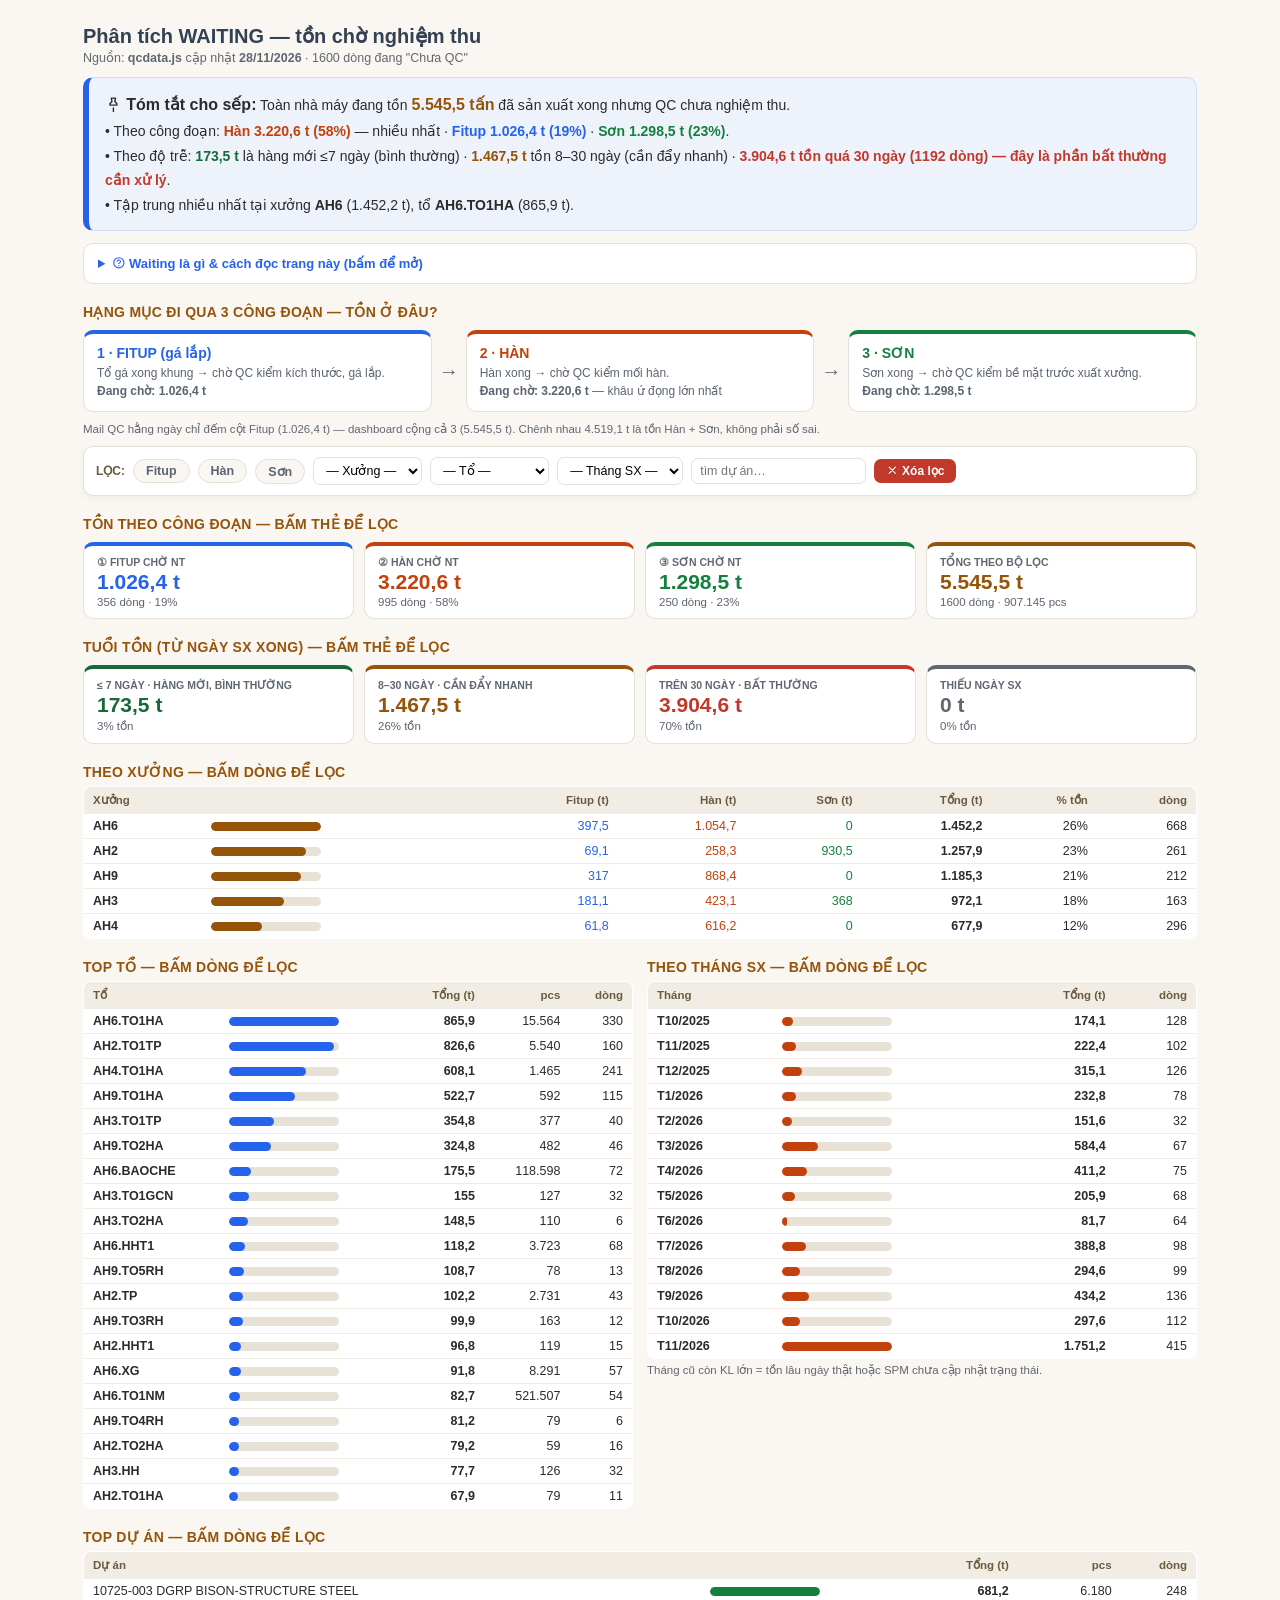
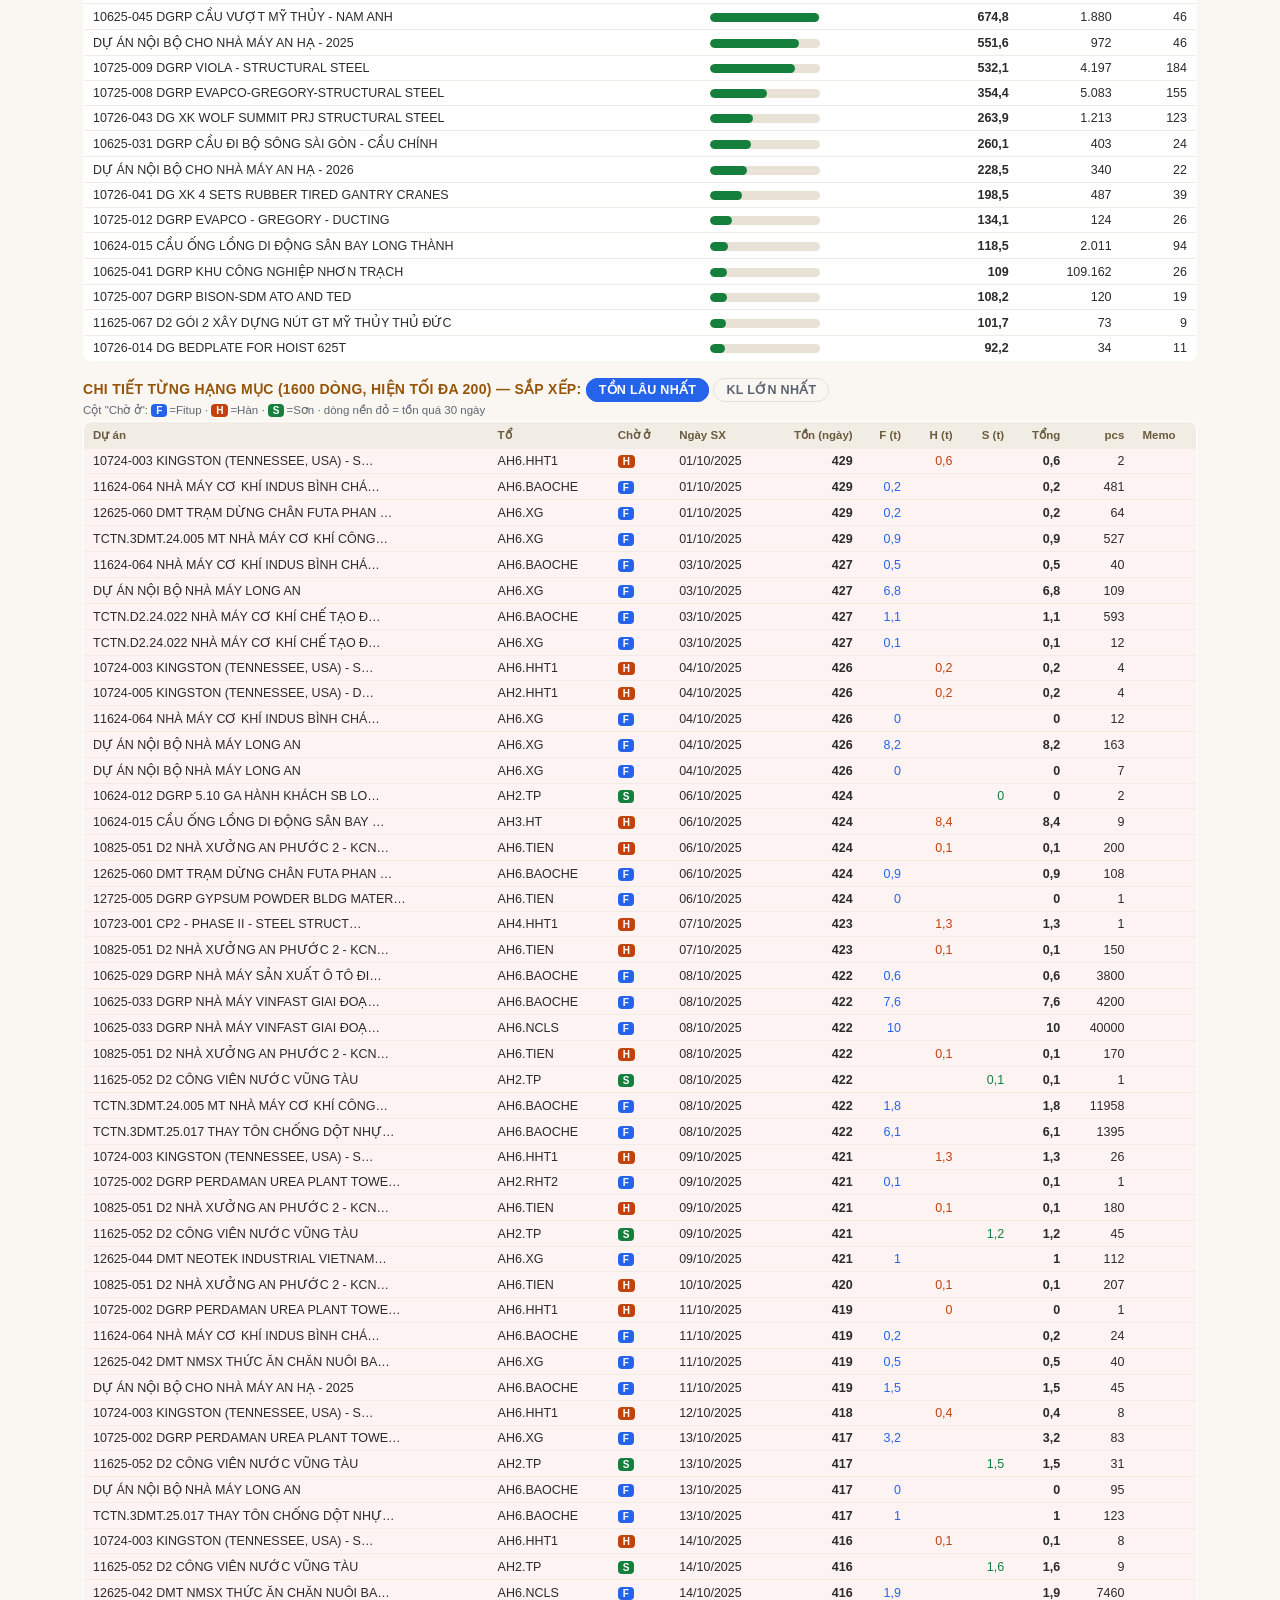
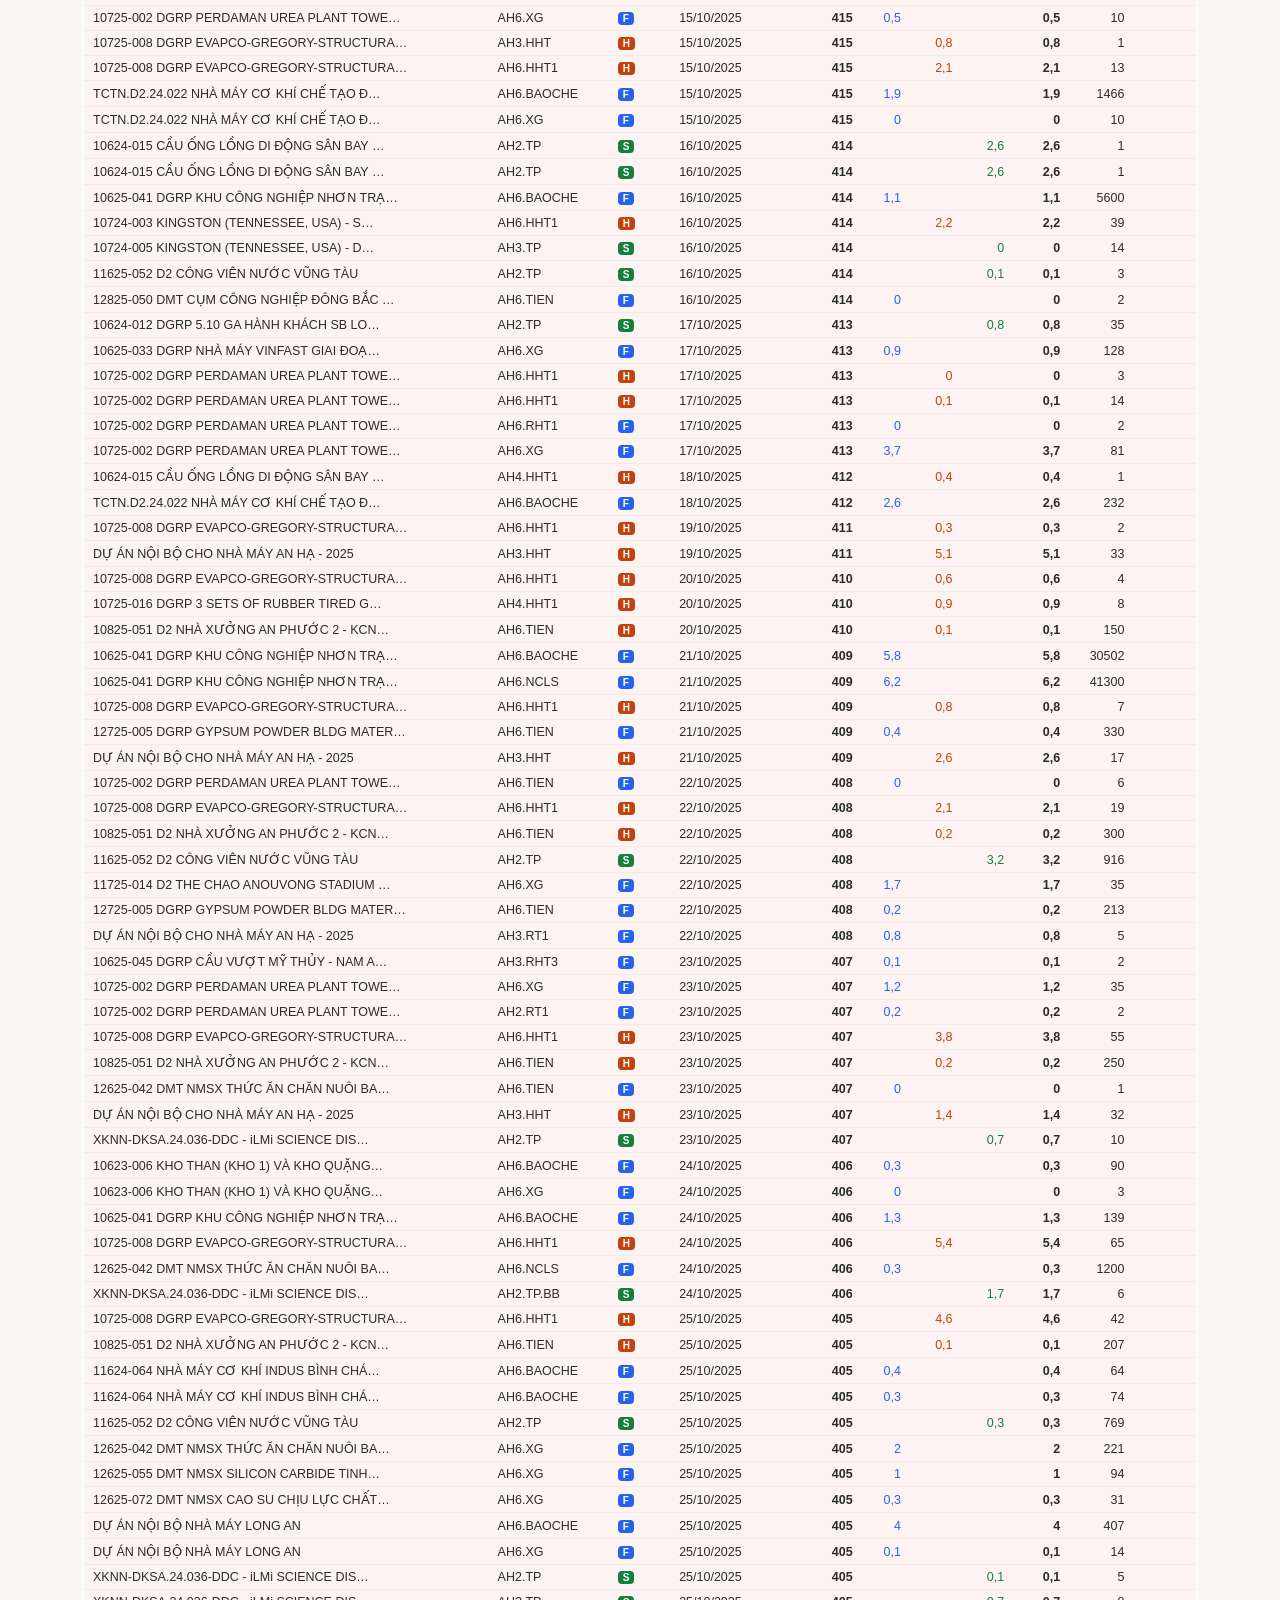
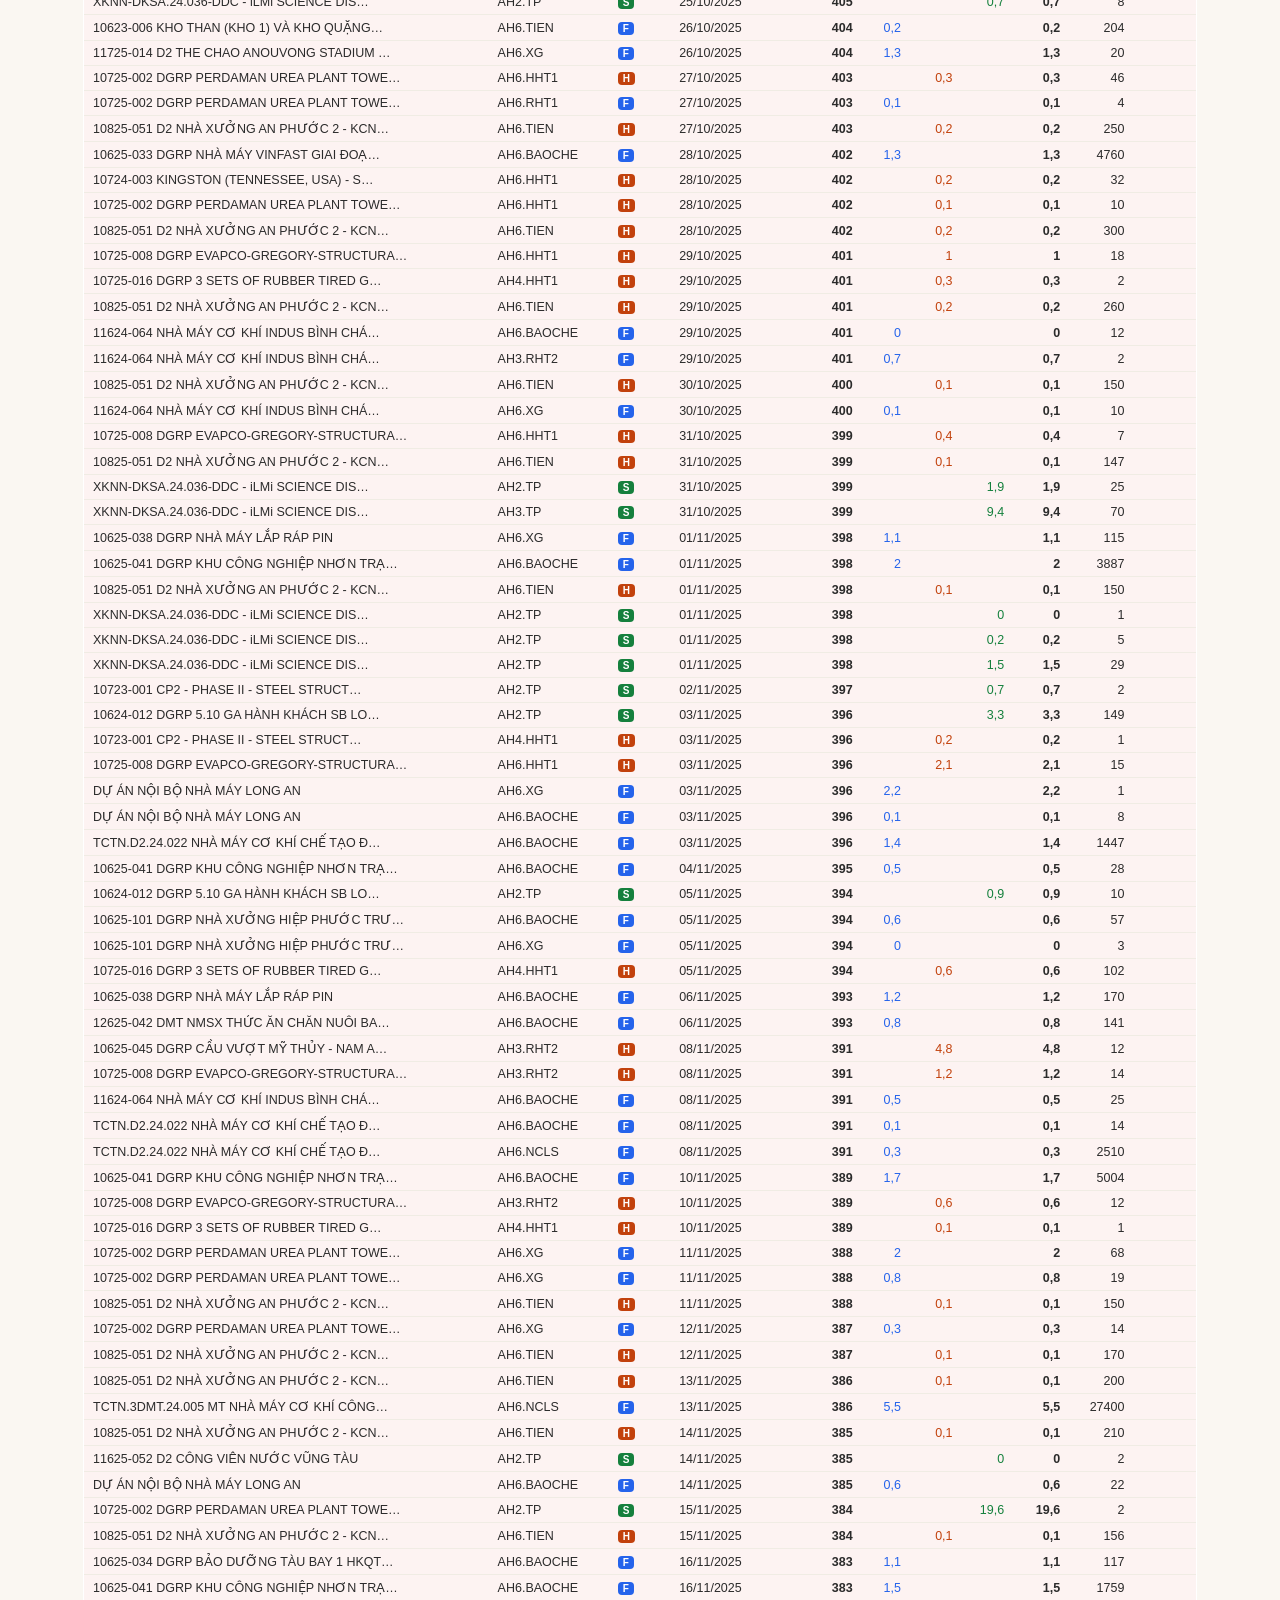
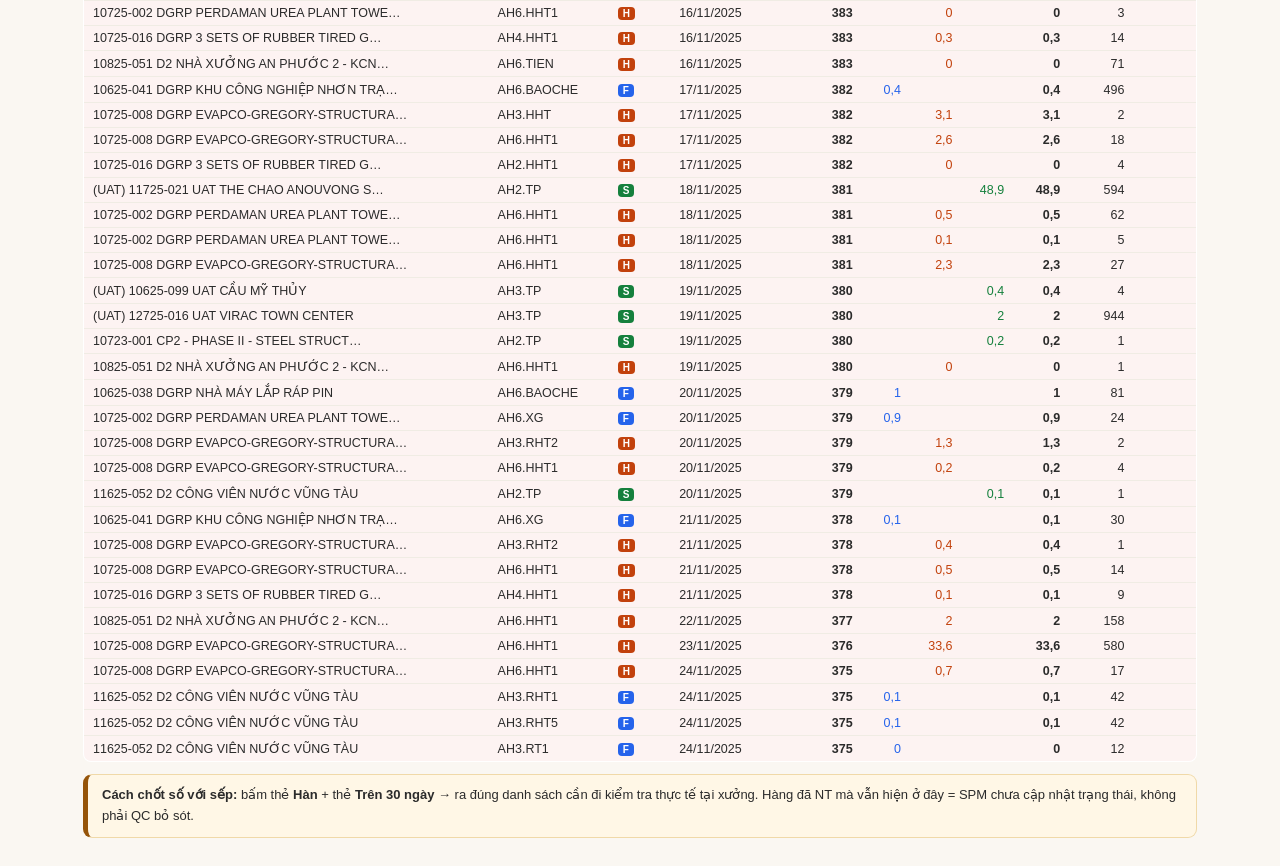
<file: kiem_tra_waiting.html>
<!DOCTYPE html>
<html lang="vi">
<head>
<meta charset="UTF-8">
<meta name="viewport" content="width=device-width,initial-scale=1">
<title>Phân tích WAITING — tồn chờ nghiệm thu theo công đoạn</title>
<style>
:root{--acc:#2563EB;--warn:#b4690e;--bad:#c0392b;--good:#1f8a4c;--line:#e5e0d8;--mut:#8a939c;--bg:#faf7f2;--card:#fff;--hl:#fff3d6;--han:#c2410c;--son:#7c3aed}
*{box-sizing:border-box}
body{font-family:Segoe UI,Arial,sans-serif;background:var(--bg);color:#2b2b2b;margin:0 auto;padding:18px;max-width:1150px}
h1{font-size:20px;color:#334155;margin:6px 0 2px}
h2{font-size:14px;color:var(--warn);margin:20px 0 6px;text-transform:uppercase;letter-spacing:.3px}
.sub{font-size:12.5px;color:var(--mut);margin-bottom:10px}
.cards{display:flex;gap:10px;flex-wrap:wrap;margin:10px 0}
.card{flex:1;min-width:150px;background:var(--card);border:1px solid var(--line);border-top:4px solid var(--acc);border-radius:10px;padding:10px 13px}
.card.click{cursor:pointer;transition:.12s}
.card.click:hover{box-shadow:0 2px 8px rgba(0,0,0,.08)}
.card.on{background:var(--hl);outline:2px solid var(--warn)}
.card .l{font-size:10.5px;color:var(--mut);font-weight:700;text-transform:uppercase}
.card .v{font-size:21px;font-weight:800;margin:2px 0}
.card .s{font-size:11.5px;color:#5b6470}
table{border-collapse:collapse;width:100%;background:var(--card);border:1px solid var(--line);border-radius:8px;overflow:hidden;font-size:12.5px}
th{background:#f2ede4;color:#6b5b3e;text-align:left;padding:6px 9px;font-size:11.5px}
td{padding:5px 9px;border-top:1px solid #f0ece4}
td.n,th.n{text-align:right;font-variant-numeric:tabular-nums;white-space:nowrap}
tr.pick{cursor:pointer}
tr.pick:hover{background:#faf5ea}
.note{background:#fff7e6;border:1px solid #f0d9a8;border-left:5px solid var(--warn);border-radius:9px;padding:10px 14px;font-size:13px;line-height:1.6;margin:10px 0}
.sum{background:#eef3fb;border:1px solid #cdddf2;border-left:6px solid var(--acc);border-radius:10px;padding:13px 16px;font-size:14px;line-height:1.75;margin:12px 0}
.sum b.big{font-size:16px}
.fbar{display:flex;gap:8px;flex-wrap:wrap;align-items:center;background:var(--card);border:1px solid var(--line);border-radius:10px;padding:10px 12px;margin:10px 0;position:sticky;top:0;z-index:5;box-shadow:0 2px 6px rgba(0,0,0,.05)}
.chip{border:1px solid var(--line);background:#faf7f2;border-radius:99px;padding:4px 12px;font-size:12.5px;cursor:pointer;font-weight:600;color:#5b6470}
.chip.on{background:var(--acc);color:#fff;border-color:var(--acc)}
select,input[type=text]{border:1px solid var(--line);border-radius:7px;padding:5px 8px;font-size:12.5px;background:#fff;max-width:230px}
.clr{background:var(--bad);color:#fff;border:none;border-radius:7px;padding:5px 12px;font-size:12px;cursor:pointer;font-weight:700}
.badge{display:inline-block;background:var(--bad);color:#fff;border-radius:5px;font-size:10.5px;padding:1px 6px;font-weight:700}
.tag{display:inline-block;border-radius:4px;font-size:10px;font-weight:800;padding:1px 5px;color:#fff;margin-right:2px}
.two{display:grid;grid-template-columns:1fr 1fr;gap:14px}
@media(max-width:820px){.two{grid-template-columns:1fr}}
.small{font-size:11.5px;color:var(--mut);margin:4px 0}
.stF{color:var(--acc)}.stW{color:var(--han)}.stP{color:var(--son)}
.bar{display:inline-block;height:9px;border-radius:99px;background:#e8e2d6;width:110px;vertical-align:middle;overflow:hidden;margin-right:6px}
.bar i{display:block;height:100%;border-radius:99px}
.flow{display:flex;gap:0;align-items:stretch;flex-wrap:wrap;margin:10px 0}
.step{flex:1;min-width:180px;background:var(--card);border:1px solid var(--line);border-radius:10px;padding:11px 13px;position:relative}
.step .t{font-weight:800;font-size:14px}
.step .d{font-size:12px;color:#5b6470;margin-top:3px;line-height:1.5}
.arrow{align-self:center;font-size:20px;color:var(--mut);padding:0 7px;font-weight:800}
.guide{background:var(--card);border:1px solid var(--line);border-radius:10px;padding:4px 14px;margin:10px 0;font-size:13px}
.guide summary{cursor:pointer;font-weight:700;color:var(--acc);padding:8px 0}
.guide li{margin:5px 0;line-height:1.55}
</style>
<style id="uxpm">
/* ==== ux-pro-max (02/11/2026): lop chung theo skill ui-ux-pro-max — chi them, khong doi bo cuc ==== */
:focus-visible{outline:2px solid currentColor;outline-offset:2px}
button,select,summary,[role=button],[onclick],label[for]{cursor:pointer}
button:active,[role=button]:active{filter:brightness(.92)}
@media (prefers-reduced-motion:reduce){*,*::before,*::after{animation-duration:.01ms!important;animation-iteration-count:1!important;transition-duration:.01ms!important;scroll-behavior:auto!important}}
@media (pointer:coarse){button,select,input:not([type=checkbox]):not([type=radio]):not([type=range]),textarea{min-height:44px}}
/* kiem_tra_waiting — tuong phan + mau khau Son theo quy uoc du an (Painting #16A34A, khong dung tim) */
:root{--mut:#5f6772;--warn:#955409;--son:#15803D;--good:#17693a}
.uxi{display:inline-flex;width:1.05em;height:1.05em;vertical-align:-.16em;flex:none}.uxi svg{width:100%;height:100%;fill:none;stroke:currentColor;stroke-width:2;stroke-linecap:round;stroke-linejoin:round}
[data-theme=light] [style*="color:#eab308"]{color:#A16207!important}
[data-theme=light] [style*="color:#f97316"]{color:#C2410C!important}
[data-theme=light] [style*="color:#16a34a"]{color:#15803D!important}
[data-theme=light] [style*="color:#dc2626"],[data-theme=light] [style*="color:#DC2626"]{color:#B91C1C!important}
[data-theme=dark] .view [style*="color:#dc2626"],[data-theme=dark] .view [style*="color:#DC2626"]{color:#F87171!important}
[data-theme=dark] .view [style*="color:#2563eb"],[data-theme=dark] .view [style*="color:#2563EB"]{color:#60A5FA!important}
[data-theme=dark] .view [style*="color:#0e7490"]{color:#22D3EE!important}
[data-theme=dark] .view [style*="color:#888"]{color:#A3B0A8!important}
[data-theme=dark] #dcMain a:not([class]),[data-theme=dark] #dcNav a:not([class]){color:#93C5FD}
[data-theme=dark] .tag[style*="background:var(--bad)"]{color:#3b0a0a!important}
[data-theme=light] .nav-item.active small{color:#fff}
[data-theme=light] [style*="color:#888"]{color:#5f6772!important}
[data-theme=light]{--muted:#5f6772}
[data-theme=dark]{--muted:#A3B0A8}
[data-theme=light]{--pzok:#14532d;--pzy:#713f12;--pzo:#7c2d12;--pzr:#7f1d1d}
[data-theme=dark]{--pzok:#4ade80;--pzy:#facc15;--pzo:#fb923c;--pzr:#f87171}
.uxdot{display:inline-block;width:.62em;height:.62em;border-radius:50%;vertical-align:.05em;margin:0 .15em}.uxdot.rong{background:transparent;border:1.5px solid #9CA3AF}
</style>
</head>
<body>
<h1>Phân tích WAITING — tồn chờ nghiệm thu</h1>
<div class="sub" id="meta">Đang tải qcdata.js…</div>

<div class="sum" id="sumBox" style="display:none"></div>

<details class="guide"><summary>❓ Waiting là gì &amp; cách đọc trang này (bấm để mở)</summary>
<ul>
<li><b>Waiting (tồn chờ NT)</b> = khối lượng tổ sản xuất báo <b>đã làm xong</b> nhưng QC <b>chưa nghiệm thu accept</b>. Trạng thái trên SPM còn là "Chưa QC".</li>
<li>Một hạng mục đi qua 3 công đoạn <b>Fitup → Hàn → Sơn</b>; mỗi công đoạn nghiệm thu riêng, nên tồn được tách theo từng công đoạn (cột F / H / S).</li>
<li><b>Mail QC hằng ngày chỉ đếm Fitup</b>, còn dashboard cộng cả 3 công đoạn → hai con số khác nhau là do phạm vi đếm, không phải sai.</li>
<li><b>Tuổi tồn</b> tính từ ngày sản xuất xong: ≤7 ngày là hàng mới (bình thường, chưa tới lượt QC) · 8–30 ngày cần đẩy nhanh · <b>&gt;30 ngày là bất thường</b> (tô đỏ) — hoặc chưa NT thật, hoặc đã NT nhưng SPM chưa cập nhật.</li>
<li>Bấm vào <b>thẻ công đoạn, thẻ tuổi tồn, hoặc dòng bất kỳ</b> trong bảng xưởng/tổ/tháng/dự án để lọc; các bảng và tổng số tự tính lại theo bộ lọc. Bấm lần nữa để bỏ lọc.</li>
</ul>
</details>

<div id="flowBox"></div>

<div class="fbar" id="fbar" style="display:none">
  <b style="font-size:12px;color:#6b5b3e">LỌC:</b>
  <span class="chip" id="cF" onclick="togSt('F')">Fitup</span>
  <span class="chip" id="cW" onclick="togSt('W')">Hàn</span>
  <span class="chip" id="cP" onclick="togSt('P')">Sơn</span>
  <select id="selX" onchange="setX(this.value)"><option value="">— Xưởng —</option></select>
  <select id="selT" onchange="FL.to=this.value;render()"><option value="">— Tổ —</option></select>
  <select id="selM" onchange="FL.m=this.value;render()"><option value="">— Tháng SX —</option></select>
  <input type="text" id="selPj" placeholder="tìm dự án…" oninput="FL.pj=this.value.toLowerCase();render()">
  <button class="clr" onclick="clearF()">✕ Xóa lọc</button>
  <span class="small" id="fsum"></span>
</div>

<div id="out"></div>

<script>/* chong cache: tham so ?v= doi moi 5 phut de trinh duyet luon lay ban moi tu GitHub Pages */(function(){var v=Math.floor(Date.now()/3e5);["qcdata.js","qc_khoa.js"].forEach(function(f){document.write('<script src="'+f+'?v='+v+'"><\/script>');});})();</script>
<script>
var D=window.QCDATA,ITEMS=[],FL={st:null,x:'',to:'',m:'',pj:'',age:null},SORT='ag';
function iso(s){s=String(s==null?'':s).trim();var m=s.match(/(\d{4})-(\d{2})-(\d{2})/);if(m)return m[1]+'-'+m[2]+'-'+m[3];m=s.match(/(\d{1,2})\/(\d{1,2})\/(\d{4})/);if(m)return m[3]+'-'+('0'+m[1]).slice(-2)+'-'+('0'+m[2]).slice(-2);return'';}
function vn(i){return i?i.slice(8,10)+'/'+i.slice(5,7)+'/'+i.slice(0,4):'';}
function mvn(m){return m&&m.indexOf('-')>0?('T'+(+m.slice(5,7))+'/'+m.slice(0,4)):m;}
function fm(n){return (Math.round(n*10)/10).toLocaleString('vi-VN');}
function pc(a,b){return b>0?Math.round(a/b*100):0;}
function esc(s){return String(s==null?'':s).replace(/&/g,'&amp;').replace(/</g,'&lt;').replace(/>/g,'&gt;').replace(/'/g,'&#39;');}
function bar(v,mx,c){return '<span class="bar"><i style="width:'+Math.max(3,Math.round(v/(mx||1)*100))+'%;background:'+c+'"></i></span>';}

(function init(){
if(!D||!D.rows){document.getElementById('meta').textContent='LỖI: không tải được qcdata.js (mở file này trong cùng thư mục với qcdata.js).';return;}
var P=D.P,X=D.X,T=D.T,PL=D.PL,rows=D.rows;
var today=new Date();today.setHours(0,0,0,0);
for(var i=0;i<rows.length;i++){
  var r=rows[i],st=PL[r[6]];
  if(st!=='Chưa QC')continue;
  var f=+r[7]||0,w=+r[8]||0,p=+r[9]||0;
  if(f+w+p<=0)continue;
  var sx=iso(r[4]),ag=sx?Math.floor((today-new Date(sx))/864e5):null;
  ITEMS.push({pj:P[r[0]]||'—',x:X[r[1]],to:X[r[1]]+'.'+T[r[2]],sx:sx,ag:ag,
    f:f,w:w,p:p,t:f+w+p,pcs:(+r[10]||0)+(+r[11]||0)+(+r[12]||0),memo:String(r[13]||'')});
}
document.getElementById('meta').innerHTML='Nguồn: <b>qcdata.js</b> cập nhật <b>'+esc(D.updated||'?')+'</b> · '+ITEMS.length+' dòng đang "Chưa QC"';

/* ==== TÓM TẮT DỄ HIỂU (toàn nhà máy, không phụ thuộc bộ lọc) ==== */
var tF=0,tW=0,tP=0,a7=0,a30=0,aOld=0,nOld=0,byX0={},byTo0={};
ITEMS.forEach(function(it){tF+=it.f;tW+=it.w;tP+=it.p;
  if(it.ag!=null&&it.ag<=7)a7+=it.t;else if(it.ag!=null&&it.ag<=30)a30+=it.t;else{aOld+=it.t;nOld++;}
  byX0[it.x]=(byX0[it.x]||0)+it.t;byTo0[it.to]=(byTo0[it.to]||0)+it.t;});
var TOT=tF+tW+tP;
var topX=Object.keys(byX0).sort(function(a,b){return byX0[b]-byX0[a];})[0]||'';
var topTo=Object.keys(byTo0).sort(function(a,b){return byTo0[b]-byTo0[a];})[0]||'';
var sb=document.getElementById('sumBox');sb.style.display='block';
sb.innerHTML='<b class="big">📌 Tóm tắt cho sếp:</b> Toàn nhà máy đang tồn <b class="big" style="color:var(--warn)">'+fm(TOT)+' tấn</b> đã sản xuất xong nhưng QC chưa nghiệm thu.<br>'
+'• Theo công đoạn: <b class="stW">Hàn '+fm(tW)+' t ('+pc(tW,TOT)+'%)</b> — nhiều nhất · <b class="stF">Fitup '+fm(tF)+' t ('+pc(tF,TOT)+'%)</b> · <b class="stP">Sơn '+fm(tP)+' t ('+pc(tP,TOT)+'%)</b>.<br>'
+'• Theo độ trễ: <b style="color:var(--good)">'+fm(a7)+' t</b> là hàng mới ≤7 ngày (bình thường) · <b style="color:var(--warn)">'+fm(a30)+' t</b> tồn 8–30 ngày (cần đẩy nhanh) · <b style="color:var(--bad)">'+fm(aOld)+' t tồn quá 30 ngày ('+nOld+' dòng) — đây là phần bất thường cần xử lý</b>.<br>'
+'• Tập trung nhiều nhất tại xưởng <b>'+esc(topX)+'</b> ('+fm(byX0[topX]||0)+' t), tổ <b>'+esc(topTo)+'</b> ('+fm(byTo0[topTo]||0)+' t).';

/* ==== SƠ ĐỒ 3 CÔNG ĐOẠN ==== */
document.getElementById('flowBox').innerHTML='<h2>Hạng mục đi qua 3 công đoạn — tồn ở đâu?</h2><div class="flow">'
+'<div class="step" style="border-top:4px solid var(--acc)"><div class="t stF">1 · FITUP (gá lắp)</div><div class="d">Tổ gá xong khung → chờ QC kiểm kích thước, gá lắp.<br><b>Đang chờ: '+fm(tF)+' t</b></div></div><div class="arrow">→</div>'
+'<div class="step" style="border-top:4px solid var(--han)"><div class="t stW">2 · HÀN</div><div class="d">Hàn xong → chờ QC kiểm mối hàn.<br><b>Đang chờ: '+fm(tW)+' t</b> — khâu ứ đọng lớn nhất</div></div><div class="arrow">→</div>'
+'<div class="step" style="border-top:4px solid var(--son)"><div class="t stP">3 · SƠN</div><div class="d">Sơn xong → chờ QC kiểm bề mặt trước xuất xưởng.<br><b>Đang chờ: '+fm(tP)+' t</b></div></div></div>'
+'<div class="small">Mail QC hằng ngày chỉ đếm cột Fitup ('+fm(tF)+' t) — dashboard cộng cả 3 ('+fm(TOT)+' t). Chênh nhau '+fm(TOT-tF)+' t là tồn Hàn + Sơn, không phải số sai.</div>';

/* fill selects */
var xs={},ms={};ITEMS.forEach(function(it){xs[it.x]=1;ms[it.sx?it.sx.slice(0,7):'(thiếu ngày)']=1;});
var sx=document.getElementById('selX');Object.keys(xs).sort().forEach(function(x){sx.innerHTML+='<option>'+esc(x)+'</option>';});
var sm=document.getElementById('selM');Object.keys(ms).sort().forEach(function(m){sm.innerHTML+='<option value="'+esc(m)+'">'+mvn(m)+'</option>';});
document.getElementById('fbar').style.display='flex';
fillTo();render();
})();

function fillTo(){
var st=document.getElementById('selT'),cur=FL.to;st.innerHTML='<option value="">— Tổ —</option>';
var ts={};ITEMS.forEach(function(it){if(!FL.x||it.x===FL.x)ts[it.to]=1;});
Object.keys(ts).sort().forEach(function(t){st.innerHTML+='<option'+(t===cur?' selected':'')+'>'+esc(t)+'</option>';});
if(cur&&!ts[cur])FL.to='';
}
function setX(v){FL.x=v;FL.to='';fillTo();render();}
function togSt(s){FL.st=(FL.st===s?null:s);render();}
function togAge(a){FL.age=(FL.age===a?null:a);render();}
function pickTo(t){FL.to=(FL.to===t?'':t);document.getElementById('selT').value=FL.to;render();}
function pickPj(p){FL.pj=(FL.pj===p.toLowerCase()?'':p.toLowerCase());document.getElementById('selPj').value=FL.pj;render();}
function pickM(m){FL.m=(FL.m===m?'':m);document.getElementById('selM').value=FL.m;render();}
function setSort(s){SORT=s;render();}
function clearF(){FL={st:null,x:'',to:'',m:'',pj:'',age:null};document.getElementById('selX').value='';document.getElementById('selM').value='';document.getElementById('selPj').value='';fillTo();render();}
function ageBk(it){return it.ag==null?'none':(it.ag<=7?'a7':(it.ag<=30?'a30':'old'));}
function stVal(it){return FL.st==='F'?it.f:(FL.st==='W'?it.w:(FL.st==='P'?it.p:it.t));}
function stTags(it){var s='';if(it.f>0)s+='<span class="tag" style="background:var(--acc)">F</span>';if(it.w>0)s+='<span class="tag" style="background:var(--han)">H</span>';if(it.p>0)s+='<span class="tag" style="background:var(--son)">S</span>';return s;}

function render(){
var fs=ITEMS.filter(function(it){
  if(FL.st&&stVal(it)<=0)return false;
  if(FL.x&&it.x!==FL.x)return false;
  if(FL.to&&it.to!==FL.to)return false;
  if(FL.m&&(it.sx?it.sx.slice(0,7):'(thiếu ngày)')!==FL.m)return false;
  if(FL.pj&&it.pj.toLowerCase().indexOf(FL.pj)<0)return false;
  if(FL.age&&ageBk(it)!==FL.age)return false;
  return true;
});
['F','W','P'].forEach(function(s){document.getElementById('c'+s).className='chip'+(FL.st===s?' on':'');});
var act=[];if(FL.st)act.push({F:'Fitup',W:'Hàn',P:'Sơn'}[FL.st]);if(FL.x)act.push(FL.x);if(FL.to)act.push(FL.to);if(FL.m)act.push(mvn(FL.m));if(FL.pj)act.push('"'+FL.pj+'"');if(FL.age)act.push({a7:'≤7 ng',a30:'8–30 ng',old:'>30 ng',none:'thiếu ngày'}[FL.age]);
document.getElementById('fsum').innerHTML=act.length?('<b style="color:var(--bad)">đang lọc:</b> '+act.join(' · ')):'';

var sF=0,sW=0,sP=0,pcs=0,age={a7:0,a30:0,old:0,none:0};
var byX={},byTo={},byPj={},byM={};
fs.forEach(function(it){
  var v=FL.st?stVal(it):it.t;
  sF+=it.f;sW+=it.w;sP+=it.p;pcs+=it.pcs;age[ageBk(it)]+=v;
  (byX[it.x]=byX[it.x]||{f:0,w:0,p:0,v:0,n:0});var o=byX[it.x];o.f+=it.f;o.w+=it.w;o.p+=it.p;o.v+=v;o.n++;
  (byTo[it.to]=byTo[it.to]||{v:0,q:0,n:0});byTo[it.to].v+=v;byTo[it.to].q+=it.pcs;byTo[it.to].n++;
  (byPj[it.pj]=byPj[it.pj]||{v:0,q:0,n:0});byPj[it.pj].v+=v;byPj[it.pj].q+=it.pcs;byPj[it.pj].n++;
  var mk=it.sx?it.sx.slice(0,7):'(thiếu ngày)';(byM[mk]=byM[mk]||{v:0,n:0});byM[mk].v+=v;byM[mk].n++;
});
var tot=FL.st?(FL.st==='F'?sF:(FL.st==='W'?sW:sP)):(sF+sW+sP);
var unit=FL.st?({F:'Fitup',W:'Hàn',P:'Sơn'}[FL.st]+' (t)'):'Tổng (t)';
var h='';

h+='<h2>Tồn theo công đoạn — bấm thẻ để lọc</h2><div class="cards">';
h+='<div class="card click'+(FL.st==='F'?' on':'')+'" style="border-top-color:var(--acc)" onclick="togSt(\'F\')"><div class="l">① Fitup chờ NT</div><div class="v stF">'+fm(sF)+' t</div><div class="s">'+fs.filter(function(i){return i.f>0}).length+' dòng · '+pc(sF,sF+sW+sP)+'%</div></div>';
h+='<div class="card click'+(FL.st==='W'?' on':'')+'" style="border-top-color:var(--han)" onclick="togSt(\'W\')"><div class="l">② Hàn chờ NT</div><div class="v stW">'+fm(sW)+' t</div><div class="s">'+fs.filter(function(i){return i.w>0}).length+' dòng · '+pc(sW,sF+sW+sP)+'%</div></div>';
h+='<div class="card click'+(FL.st==='P'?' on':'')+'" style="border-top-color:var(--son)" onclick="togSt(\'P\')"><div class="l">③ Sơn chờ NT</div><div class="v stP">'+fm(sP)+' t</div><div class="s">'+fs.filter(function(i){return i.p>0}).length+' dòng · '+pc(sP,sF+sW+sP)+'%</div></div>';
h+='<div class="card" style="border-top-color:var(--warn)"><div class="l">Tổng theo bộ lọc</div><div class="v" style="color:var(--warn)">'+fm(tot)+' t</div><div class="s">'+fs.length+' dòng · '+pcs.toLocaleString('vi-VN')+' pcs</div></div>';
h+='</div>';

h+='<h2>Tuổi tồn (từ ngày SX xong) — bấm thẻ để lọc</h2><div class="cards">';
[['a7','≤ 7 ngày · hàng mới, bình thường','var(--good)'],['a30','8–30 ngày · cần đẩy nhanh','var(--warn)'],['old','Trên 30 ngày · BẤT THƯỜNG','var(--bad)'],['none','Thiếu ngày SX','var(--mut)']].forEach(function(b){
h+='<div class="card click'+(FL.age===b[0]?' on':'')+'" style="border-top-color:'+b[2]+'" onclick="togAge(\''+b[0]+'\')"><div class="l">'+b[1]+'</div><div class="v" style="color:'+b[2]+'">'+fm(age[b[0]])+' t</div><div class="s">'+pc(age[b[0]],tot)+'% tồn</div></div>';});
h+='</div>';

var mxX=0;Object.keys(byX).forEach(function(x){if(byX[x].v>mxX)mxX=byX[x].v;});
h+='<h2>Theo xưởng — bấm dòng để lọc</h2><table><tr><th>Xưởng</th><th></th><th class="n">Fitup (t)</th><th class="n">Hàn (t)</th><th class="n">Sơn (t)</th><th class="n">'+unit+'</th><th class="n">% tồn</th><th class="n">dòng</th></tr>';
Object.keys(byX).sort(function(a,b){return byX[b].v-byX[a].v;}).forEach(function(x){var o=byX[x];
h+='<tr class="pick" onclick="setX(FL.x===\''+esc(x)+'\'?\'\':\''+esc(x)+'\');document.getElementById(\'selX\').value=FL.x"><td><b>'+esc(x)+'</b></td><td>'+bar(o.v,mxX,'var(--warn)')+'</td><td class="n stF">'+fm(o.f)+'</td><td class="n stW">'+fm(o.w)+'</td><td class="n stP">'+fm(o.p)+'</td><td class="n"><b>'+fm(o.v)+'</b></td><td class="n">'+pc(o.v,tot)+'%</td><td class="n">'+o.n+'</td></tr>';});
h+='</table>';

var tks=Object.keys(byTo).sort(function(a,b){return byTo[b].v-byTo[a].v;}).slice(0,20);
var mxT=tks.length?byTo[tks[0]].v:0;
var mks=Object.keys(byM).sort();var mxM=0;mks.forEach(function(m){if(byM[m].v>mxM)mxM=byM[m].v;});
h+='<div class="two"><div><h2>Top tổ — bấm dòng để lọc</h2><table><tr><th>Tổ</th><th></th><th class="n">'+unit+'</th><th class="n">pcs</th><th class="n">dòng</th></tr>';
tks.forEach(function(t){var o=byTo[t];
h+='<tr class="pick" onclick="pickTo(\''+esc(t)+'\')"><td><b>'+esc(t)+'</b></td><td>'+bar(o.v,mxT,'var(--acc)')+'</td><td class="n"><b>'+fm(o.v)+'</b></td><td class="n">'+o.q.toLocaleString('vi-VN')+'</td><td class="n">'+o.n+'</td></tr>';});
h+='</table></div><div><h2>Theo tháng SX — bấm dòng để lọc</h2><table><tr><th>Tháng</th><th></th><th class="n">'+unit+'</th><th class="n">dòng</th></tr>';
mks.forEach(function(m){
h+='<tr class="pick" onclick="pickM(\''+esc(m)+'\')"><td><b>'+mvn(m)+'</b></td><td>'+bar(byM[m].v,mxM,'var(--han)')+'</td><td class="n"><b>'+fm(byM[m].v)+'</b></td><td class="n">'+byM[m].n+'</td></tr>';});
h+='</table><div class="small">Tháng cũ còn KL lớn = tồn lâu ngày thật hoặc SPM chưa cập nhật trạng thái.</div></div></div>';

var pks=Object.keys(byPj).sort(function(a,b){return byPj[b].v-byPj[a].v;}).slice(0,15);
var mxP=pks.length?byPj[pks[0]].v:0;
h+='<h2>Top dự án — bấm dòng để lọc</h2><table><tr><th>Dự án</th><th></th><th class="n">'+unit+'</th><th class="n">pcs</th><th class="n">dòng</th></tr>';
pks.forEach(function(p){var o=byPj[p];
h+='<tr class="pick" onclick="pickPj(\''+esc(p).replace(/&#39;/g,"\\'")+'\')"><td>'+esc(p.length>58?p.slice(0,57)+'…':p)+'</td><td>'+bar(o.v,mxP,'var(--son)')+'</td><td class="n"><b>'+fm(o.v)+'</b></td><td class="n">'+o.q.toLocaleString('vi-VN')+'</td><td class="n">'+o.n+'</td></tr>';});
h+='</table>';

var det=fs.slice().sort(function(a,b){return SORT==='ag'?((b.ag==null?-1:b.ag)-(a.ag==null?-1:a.ag)):(stVal(b)-stVal(a));});
h+='<h2>Chi tiết từng hạng mục ('+fs.length+' dòng, hiện tối đa 200) — sắp xếp: '
+'<span class="chip'+(SORT==='ag'?' on':'')+'" onclick="setSort(\'ag\')">tồn lâu nhất</span> '
+'<span class="chip'+(SORT==='kl'?' on':'')+'" onclick="setSort(\'kl\')">KL lớn nhất</span></h2>';
h+='<div class="small">Cột "Chờ ở": <span class="tag" style="background:var(--acc)">F</span>=Fitup · <span class="tag" style="background:var(--han)">H</span>=Hàn · <span class="tag" style="background:var(--son)">S</span>=Sơn · dòng nền đỏ = tồn quá 30 ngày</div>';
h+='<table><tr><th>Dự án</th><th>Tổ</th><th>Chờ ở</th><th>Ngày SX</th><th class="n">Tồn (ngày)</th><th class="n">F (t)</th><th class="n">H (t)</th><th class="n">S (t)</th><th class="n">Tổng</th><th class="n">pcs</th><th>Memo</th></tr>';
det.slice(0,200).forEach(function(it){
h+='<tr'+(it.ag!=null&&it.ag>30?' style="background:#fdf3f2"':'')+'><td>'+esc(it.pj.length>40?it.pj.slice(0,39)+'…':it.pj)+'</td><td>'+esc(it.to)+'</td><td>'+stTags(it)+'</td><td>'+(it.sx?vn(it.sx):'<span class="badge">thiếu</span>')+'</td><td class="n"><b>'+(it.ag==null?'—':it.ag)+'</b></td><td class="n stF">'+(it.f?fm(it.f):'')+'</td><td class="n stW">'+(it.w?fm(it.w):'')+'</td><td class="n stP">'+(it.p?fm(it.p):'')+'</td><td class="n"><b>'+fm(it.t)+'</b></td><td class="n">'+it.pcs+'</td><td class="small">'+esc(it.memo.slice(0,40))+'</td></tr>';});
h+='</table><div class="note" style="margin-top:12px"><b>Cách chốt số với sếp:</b> bấm thẻ <b>Hàn</b> + thẻ <b>Trên 30 ngày</b> → ra đúng danh sách cần đi kiểm tra thực tế tại xưởng. Hàng đã NT mà vẫn hiện ở đây = SPM chưa cập nhật trạng thái, không phải QC bỏ sót.</div>';

document.getElementById('out').innerHTML=h;
}
</script>
<script id="uxpmico">/* ux-pro-max (02/11/2026): doi emoji / ky hieu lam icon -> SVG ngay tren DOM hien thi. KHONG doi du lieu, chu copy/xuat file, bieu do, option, placeholder. */
(function(){var P={"alert": "<path d=\"M10.3 3.9 1.8 18a2 2 0 0 0 1.7 3h17a2 2 0 0 0 1.7-3L13.7 3.9a2 2 0 0 0-3.4 0Z\"/><path d=\"M12 9v4M12 17h.01\"/>", "search": "<circle cx=\"11\" cy=\"11\" r=\"7\"/><path d=\"m21 21-4.3-4.3\"/>", "okc": "<circle cx=\"12\" cy=\"12\" r=\"9\"/><path d=\"m8 12 3 3 5-6\"/>", "bell": "<path d=\"M6 8a6 6 0 0 1 12 0c0 7 3 9 3 9H3s3-2 3-9\"/><path d=\"M10.3 21a1.94 1.94 0 0 0 3.4 0\"/>", "folder": "<path d=\"M3 7a2 2 0 0 1 2-2h4l2 2h8a2 2 0 0 1 2 2v8a2 2 0 0 1-2 2H5a2 2 0 0 1-2-2Z\"/>", "chart": "<path d=\"M3 3v18h18\"/><path d=\"M8 17V11M13 17V7M18 17v-4\"/>", "file": "<path d=\"M14 3H6a2 2 0 0 0-2 2v14a2 2 0 0 0 2 2h12a2 2 0 0 0 2-2V9Z\"/><path d=\"M14 3v6h6\"/>", "files": "<path d=\"M15 2H8a2 2 0 0 0-2 2v12a2 2 0 0 0 2 2h10a2 2 0 0 0 2-2V7Z\"/><path d=\"M15 2v5h5\"/><path d=\"M4 7v13a2 2 0 0 0 2 2h9\"/>", "archive": "<rect x=\"3\" y=\"4\" width=\"18\" height=\"5\" rx=\"1\"/><path d=\"M5 9v10a2 2 0 0 0 2 2h10a2 2 0 0 0 2-2V9M10 13h4\"/>", "refresh": "<path d=\"M21 12a9 9 0 1 1-3-6.7L21 8\"/><path d=\"M21 3v5h-5\"/>", "siren": "<path d=\"M7.86 2h8.28L22 7.86v8.28L16.14 22H7.86L2 16.14V7.86Z\"/><path d=\"M12 8v4M12 16h.01\"/>", "map": "<path d=\"M9 4 3 6v14l6-2 6 2 6-2V4l-6 2Z\"/><path d=\"M9 4v14M15 6v14\"/>", "puzzle": "<rect x=\"4\" y=\"4\" width=\"7\" height=\"7\" rx=\"1\"/><rect x=\"13\" y=\"4\" width=\"7\" height=\"7\" rx=\"1\"/><rect x=\"4\" y=\"13\" width=\"7\" height=\"7\" rx=\"1\"/><rect x=\"13\" y=\"13\" width=\"7\" height=\"7\" rx=\"1\"/>", "repeat": "<path d=\"m17 2 4 4-4 4\"/><path d=\"M3 11v-1a4 4 0 0 1 4-4h14\"/><path d=\"m7 22-4-4 4-4\"/><path d=\"M21 13v1a4 4 0 0 1-4 4H3\"/>", "truck": "<path d=\"M3 6h11v10H3zM14 9h4l3 3v4h-7\"/><circle cx=\"7\" cy=\"18\" r=\"2\"/><circle cx=\"17\" cy=\"18\" r=\"2\"/>", "thumb": "<path d=\"M7 10v11H4V10Z\"/><path d=\"M7 10l4-8a3 3 0 0 1 3 3v4h5a2 2 0 0 1 2 2.3l-1.4 7A2 2 0 0 1 17.6 20H7\"/>", "monitor": "<rect x=\"2\" y=\"3\" width=\"20\" height=\"14\" rx=\"2\"/><path d=\"M8 21h8M12 17v4\"/>", "pin": "<path d=\"M12 17v5\"/><path d=\"M9 3h6l-1 5 3 3v2H7v-2l3-3Z\"/>", "note": "<path d=\"M14 3H6a2 2 0 0 0-2 2v14a2 2 0 0 0 2 2h12a2 2 0 0 0 2-2V9Z\"/><path d=\"M8 13h8M8 17h5\"/>", "link": "<path d=\"M10 13a5 5 0 0 0 7.5.5l3-3a5 5 0 0 0-7-7l-1.7 1.7\"/><path d=\"M14 11a5 5 0 0 0-7.5-.5l-3 3a5 5 0 0 0 7 7l1.7-1.7\"/>", "clip": "<rect x=\"8\" y=\"2\" width=\"8\" height=\"4\" rx=\"1\"/><path d=\"M16 4h2a2 2 0 0 1 2 2v14a2 2 0 0 1-2 2H6a2 2 0 0 1-2-2V6a2 2 0 0 1 2-2h2\"/>", "user": "<circle cx=\"12\" cy=\"8\" r=\"4\"/><path d=\"M4 21a8 8 0 0 1 16 0\"/>", "hourglass": "<path d=\"M6 2h12M6 22h12M7 2v4l5 6 5-6V2M7 22v-4l5-6 5 6v4\"/>", "alarm": "<circle cx=\"12\" cy=\"13\" r=\"8\"/><path d=\"M12 9v4l2 2M5 3 2 6M22 6l-3-3\"/>", "x": "<path d=\"M18 6 6 18M6 6l12 12\"/>", "rot": "<path d=\"M21 12a9 9 0 1 1-3-6.7L21 8\"/><path d=\"M21 3v5h-5\"/>", "menu": "<path d=\"M4 6h16M4 12h16M4 18h16\"/>", "pen": "<path d=\"M16.5 3.5a2.1 2.1 0 0 1 3 3L7 19l-4 1 1-4Z\"/>", "star": "<path fill=\"currentColor\" d=\"m12 2 3 6.5 7 .8-5.2 4.8 1.5 7L12 17.6 5.7 21.1l1.5-7L2 9.3l7-.8Z\"/>", "lr": "<path d=\"m8 7-5 5 5 5M16 7l5 5-5 5\"/>", "help": "<circle cx=\"12\" cy=\"12\" r=\"9\"/><path d=\"M9.1 9a3 3 0 0 1 5.8 1c0 2-3 3-3 3M12 17h.01\"/>"},M={"⚠️": "alert", "⚠": "alert", "🔍": "search", "✅": "okc", "🔔": "bell", "📁": "folder", "📊": "chart", "📄": "file", "📑": "files", "🗂️": "archive", "🗂": "archive", "🔄": "refresh", "🚨": "siren", "🗺️": "map", "🗺": "map", "🧩": "puzzle", "♻️": "repeat", "♻": "repeat", "🚚": "truck", "👍": "thumb", "🖥️": "monitor", "🖥": "monitor", "📌": "pin", "📝": "note", "🔗": "link", "📋": "clip", "👤": "user", "⏳": "hourglass", "⏰": "alarm", "✕": "x", "↻": "rot", "☰": "menu", "✎": "pen", "★": "star", "⇔": "lr", "❓": "help", "❔": "help"},DOT={"🔴": "#DC2626", "🟠": "#EA580C", "🟡": "#CA8A04", "🟢": "#16A34A", "🔵": "#2563EB", "⚪": "", "🟣": "#0E7490"};
var keys=Object.keys(M).concat(Object.keys(DOT)).sort(function(a,b){return b.length-a.length;});
var RX=new RegExp('('+keys.map(function(k){return k.replace(/[.*+?^${}()|[\]\\]/g,'\\$&');}).join('|')+')\\uFE0F?','g');
var SKIP={SCRIPT:1,STYLE:1,TEXTAREA:1,OPTION:1,SELECT:1,TITLE:1,NOSCRIPT:1,CODE:1,PRE:1};
function mk(k){var s=document.createElement('span');
  if(DOT.hasOwnProperty(k)){s.className='uxdot'+(DOT[k]?'':' rong');if(DOT[k])s.style.background=DOT[k];s.setAttribute('aria-hidden','true');return s;}
  s.className='uxi';s.setAttribute('aria-hidden','true');s.innerHTML='<svg viewBox="0 0 24 24">'+P[M[k]]+'</svg>';return s;}
function quet(root){if(!root)return;var w=document.createTreeWalker(root,NodeFilter.SHOW_TEXT,{acceptNode:function(n){var p=n.parentNode;if(!p||SKIP[p.nodeName]||p.closest&&p.closest('[contenteditable],svg,.uxi'))return 2;RX.lastIndex=0;return RX.test(n.nodeValue)?1:2;}}),ds=[],n;
  while(n=w.nextNode())ds.push(n);
  ds.forEach(function(t){var v=t.nodeValue,f=document.createDocumentFragment(),i=0,m;RX.lastIndex=0;
    while(m=RX.exec(v)){if(m.index>i)f.appendChild(document.createTextNode(v.slice(i,m.index)));f.appendChild(mk(m[1]));i=m.index+m[0].length;}
    if(i<v.length)f.appendChild(document.createTextNode(v.slice(i)));t.parentNode.replaceChild(f,t);});}
quet(document.body);
if(window.MutationObserver){var hang=[],tm=0;new MutationObserver(function(ms){ms.forEach(function(m){m.addedNodes.forEach(function(x){if(x.nodeType===1||x.nodeType===3)hang.push(x.nodeType===3?x.parentNode:x);});if(m.type==='characterData'&&m.target.parentNode)hang.push(m.target.parentNode);});
  clearTimeout(tm);tm=setTimeout(function(){var a=hang;hang=[];a.forEach(function(x){if(x&&x.isConnected)quet(x);});},30);}).observe(document.body,{childList:true,subtree:true,characterData:true});}
})();</script>
<script id="uxpmjs">/* ux-pro-max (02/11/2026): nhan cho o chua co nhan + ban phim cho phan tu bam duoc khong phai nut. Chi them thuoc tinh, khong doi hanh vi. */
(function(){var SEL='[onclick]:not(button):not(a):not(input):not(select):not(textarea):not(label),.clickable';
function chay(){
  document.querySelectorAll('select,input:not([type=hidden]),textarea').forEach(function(e){if(e.getAttribute('aria-label')||(e.labels&&e.labels.length)||e.closest('label'))return;
    var t=e.getAttribute('placeholder')||e.title||(e.tagName==='SELECT'&&e.options[0]?e.options[0].text.replace(/^[—\-\s]+|[—\-\s]+$/g,''):'');if(t)e.setAttribute('aria-label',t);});
  document.querySelectorAll(SEL).forEach(function(e){if(e.hasAttribute('tabindex'))return;e.setAttribute('tabindex','0');if(!e.getAttribute('role'))e.setAttribute('role','button');});}
document.addEventListener('keydown',function(e){var t=e.target;if((e.key==='Enter'||e.key===' ')&&t&&t.getAttribute&&t.getAttribute('role')==='button'&&!/^(BUTTON|A|INPUT|SELECT|TEXTAREA)$/.test(t.tagName)){e.preventDefault();t.click();}});
chay();if(window.MutationObserver){var k=0;new MutationObserver(function(){clearTimeout(k);k=setTimeout(chay,80);}).observe(document.body,{childList:true,subtree:true});}})();
</script>
</body>
</html>
</file>
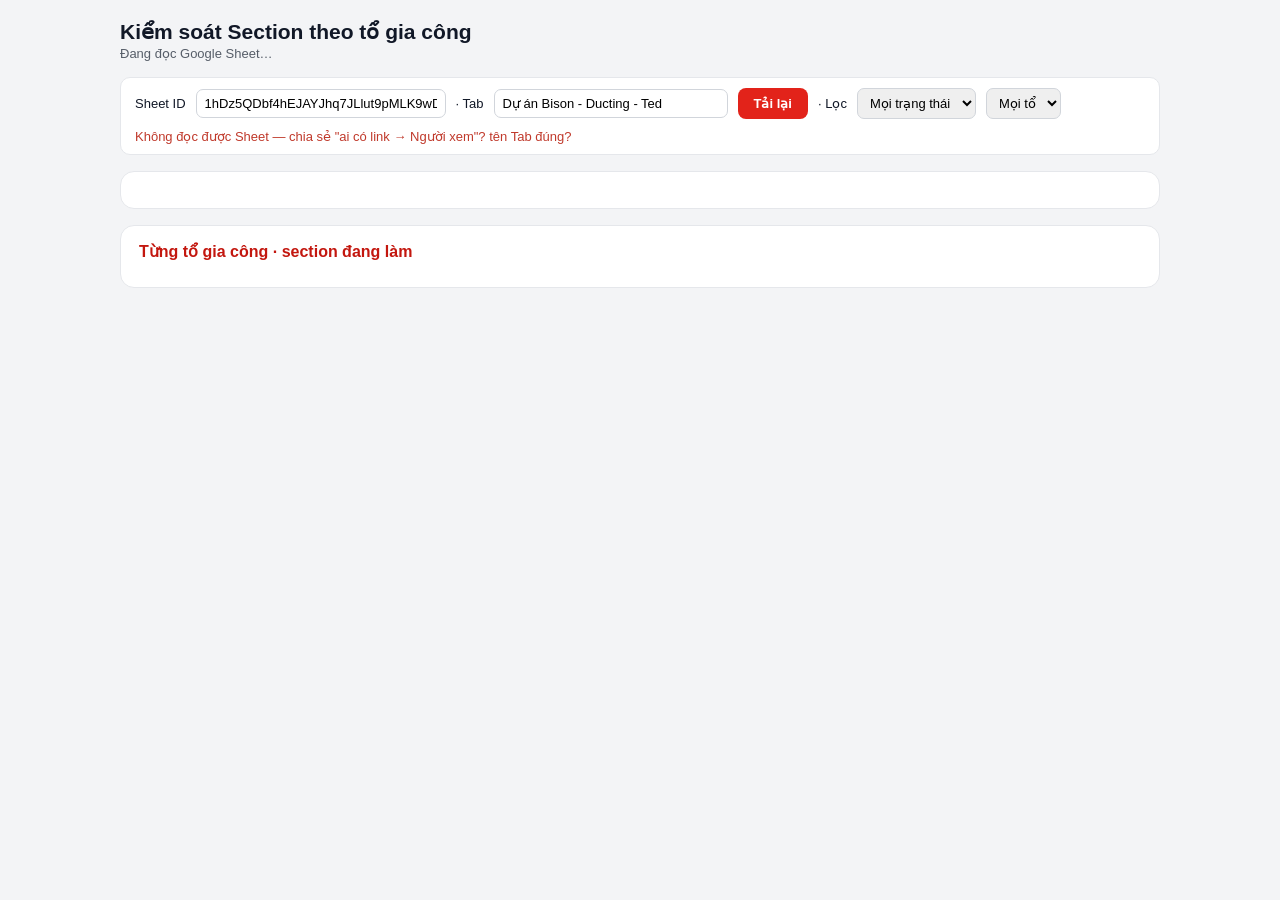
<file: section_tracker.html>
<!doctype html><html lang="vi"><head><meta charset="utf-8"><meta name="viewport" content="width=device-width,initial-scale=1">
<title>Kiểm soát Section theo tổ gia công</title>
<style>
:root{--good:#16a34a;--acc:#2563eb;--warn:#dc2626;--mut:#6b7280;--line:#e5e7eb}
*{box-sizing:border-box}body{font-family:Arial,Helvetica,sans-serif;margin:0;background:#f3f4f6;color:#111827}
.wrap{max-width:1080px;margin:0 auto;padding:20px}
h1{font-size:21px;margin:0}.sub{color:var(--mut);font-size:13px;margin:2px 0 16px}
.bar{background:#fff;border:1px solid var(--line);border-radius:10px;padding:10px 14px;margin-bottom:16px;font-size:13px;display:flex;gap:10px;flex-wrap:wrap;align-items:center}
input,select{font:inherit;padding:6px 8px;border:1px solid #d1d5db;border-radius:7px}
button{font:inherit;background:#E2231A;color:#fff;border:0;border-radius:8px;padding:8px 16px;font-weight:700;cursor:pointer}
.hero{background:#fff;border:1px solid var(--line);border-radius:14px;padding:18px 20px;margin-bottom:16px}
.hero .big{font-size:34px;font-weight:800}.hbar{height:14px;border-radius:8px;background:#eef;overflow:hidden;margin:8px 0}.hbar i{display:block;height:100%;background:var(--good)}
.chips{display:flex;gap:18px;flex-wrap:wrap;margin-top:8px;font-size:13px}.chips b{font-size:17px}
.dot{display:inline-block;width:9px;height:9px;border-radius:50%;margin-right:5px;vertical-align:middle}
.panel{background:#fff;border:1px solid var(--line);border-radius:14px;padding:16px 18px;margin-bottom:16px}
.panel h2{margin:0 0 10px;font-size:16px;color:#C3170F}
.togrp{border:1px solid var(--line);border-radius:11px;margin-bottom:12px;overflow:hidden}
.tohd{display:flex;justify-content:space-between;align-items:center;gap:10px;padding:11px 14px;background:#fafafa;flex-wrap:wrap}
.tohd .nm{font-weight:800;font-size:15px}.pbar{height:9px;width:150px;background:#eef;border-radius:5px;overflow:hidden;display:inline-block;vertical-align:middle}.pbar i{display:block;height:100%}
table{width:100%;border-collapse:collapse;font-size:13px}th,td{padding:7px 10px;border-top:1px solid #f1f1f1;text-align:left}td.n,th.n{text-align:right}
th{color:var(--mut);font-size:11px;text-transform:uppercase;font-weight:700;border-top:0}
.tag{display:inline-block;padding:2px 9px;border-radius:20px;font-size:11px;font-weight:700;color:#fff}
</style><style id="uxpm">
/* ==== ux-pro-max (02/11/2026): lop chung theo skill ui-ux-pro-max — chi them, khong doi bo cuc ==== */
:focus-visible{outline:2px solid currentColor;outline-offset:2px}
button,select,summary,[role=button],[onclick],label[for]{cursor:pointer}
button:active,[role=button]:active{filter:brightness(.92)}
@media (prefers-reduced-motion:reduce){*,*::before,*::after{animation-duration:.01ms!important;animation-iteration-count:1!important;transition-duration:.01ms!important;scroll-behavior:auto!important}}
@media (pointer:coarse){button,select,input:not([type=checkbox]):not([type=radio]):not([type=range]),textarea{min-height:44px}}
:root{--mut:#565d68}
.uxi{display:inline-flex;width:1.05em;height:1.05em;vertical-align:-.16em;flex:none}.uxi svg{width:100%;height:100%;fill:none;stroke:currentColor;stroke-width:2;stroke-linecap:round;stroke-linejoin:round}
[data-theme=light] [style*="color:#eab308"]{color:#A16207!important}
[data-theme=light] [style*="color:#f97316"]{color:#C2410C!important}
[data-theme=light] [style*="color:#16a34a"]{color:#15803D!important}
[data-theme=light] [style*="color:#dc2626"],[data-theme=light] [style*="color:#DC2626"]{color:#B91C1C!important}
[data-theme=dark] .view [style*="color:#dc2626"],[data-theme=dark] .view [style*="color:#DC2626"]{color:#F87171!important}
[data-theme=dark] .view [style*="color:#2563eb"],[data-theme=dark] .view [style*="color:#2563EB"]{color:#60A5FA!important}
[data-theme=dark] .view [style*="color:#0e7490"]{color:#22D3EE!important}
[data-theme=dark] .view [style*="color:#888"]{color:#A3B0A8!important}
[data-theme=dark] #dcMain a:not([class]),[data-theme=dark] #dcNav a:not([class]){color:#93C5FD}
[data-theme=dark] .tag[style*="background:var(--bad)"]{color:#3b0a0a!important}
[data-theme=light] .nav-item.active small{color:#fff}
[data-theme=light] [style*="color:#888"]{color:#5f6772!important}
[data-theme=light]{--muted:#5f6772}
[data-theme=dark]{--muted:#A3B0A8}
[data-theme=light]{--pzok:#14532d;--pzy:#713f12;--pzo:#7c2d12;--pzr:#7f1d1d}
[data-theme=dark]{--pzok:#4ade80;--pzy:#facc15;--pzo:#fb923c;--pzr:#f87171}
.uxdot{display:inline-block;width:.62em;height:.62em;border-radius:50%;vertical-align:.05em;margin:0 .15em}.uxdot.rong{background:transparent;border:1.5px solid #9CA3AF}
</style>
</head><body><div class="wrap">
<h1>Kiểm soát Section theo tổ gia công</h1>
<div class="sub" id="sub">Đang đọc Google Sheet…</div>
<div class="bar">Sheet ID <input id="sid" size="28" aria-label="Sheet ID"> · Tab <input id="tab" size="26" aria-label="Tên tab"> <button onclick="load()">Tải lại</button>
  · Lọc <select id="fst" onchange="render()"><option value="">Mọi trạng thái</option><option>Chưa</option><option>Đang</option><option>Xong</option></select>
  <select id="fto" onchange="render()"><option value="">Mọi tổ</option></select> <span id="err" style="color:#c0392b"></span></div>
<div class="hero" id="hero"></div>
<div class="panel"><h2>Từng tổ gia công · section đang làm</h2><div id="grp"></div></div>
</div>
<script>
var SID='1hDz5QDbf4hEJAYJhq7JLlut9pMLK9wDXnAXaXt_1LCE',TAB='Dự án Bison - Ducting - Ted',SECTIONS=[];
var STC={'Xong':'#16a34a','Đang':'#2563eb','Chưa':'#9ca3af'};
function _secMk(v){ if(v==null)return ''; if(Object.prototype.toString.call(v)==='[object Date]')return 'd'; var s=String(v).trim().toLowerCase(); if(!s)return ''; if(/on.?going|đang|dang|wip/.test(s))return 'g'; return 'd'; }
function build(rows){ var m={};
  rows.forEach(function(r){ var nm=String(r[1]==null?'':r[1]).trim(); if(!nm)return;
    var s=m[nm]||(m[nm]={name:nm,pieces:0,fin:0,lt:0,fu:0,reach:0,to:{},ms:{},prio:''});
    s.pieces++; var _mf=_secMk(r[4]),_md=_secMk(r[3]),_mc=_secMk(r[2]); if(_mf==='d')s.fin++; if(_md==='d')s.lt++; if(_mc==='d')s.fu++; if(_mf||_md||_mc)s.reach++;
    var t=String(r[5]==null?'':r[5]).trim()||'(chưa gán tổ)'; s.to[t]=(s.to[t]||0)+1;
    var mi=String(r[7]==null?'':r[7]).trim()||''; if(mi)s.ms[mi]=(s.ms[mi]||0)+1;
    if(r[6] && !s.prio){ var _p=String(r[6]).trim(); if(!/^(thường|thuong|thấp|thap|bình thường|binh thuong|-|không|khong)$/i.test(_p)) s.prio=_p; } });
  return Object.keys(m).map(function(k){ var s=m[k];
    s.toMain=Object.keys(s.to).sort(function(a,b){return s.to[b]-s.to[a];})[0]||'(chưa gán tổ)';
    s.msMain=Object.keys(s.ms).sort(function(a,b){return s.ms[b]-s.ms[a];})[0]||'';
    s.status = s.fin>=s.pieces ? 'Xong' : (s.reach>0 ? 'Đang' : 'Chưa'); return s; });
}
function load(){ SID=(document.getElementById('sid').value.trim())||SID; TAB=(document.getElementById('tab').value.trim())||TAB; document.getElementById('err').textContent='';
  window.__cb=function(resp){ try{ var rows=((resp.table||{}).rows||[]).map(function(r){return (r.c||[]).map(function(c){return c?(c.f!=null?c.f:(c.v==null?'':c.v)):'';});}); SECTIONS=build(rows); fillTo(); render(); document.getElementById('sub').textContent='Tab "'+TAB+'" · '+SECTIONS.length+' section (đã gộp trùng tên)'; }catch(e){ document.getElementById('err').textContent='Lỗi: '+e.message; } };
  var s=document.createElement('script'); s.src='https://docs.google.com/spreadsheets/d/'+SID+'/gviz/tq?tqx=out:json;responseHandler:__cb&headers=1&sheet='+encodeURIComponent(TAB)+'&t='+Date.now();
  s.onerror=function(){ document.getElementById('err').textContent='Không đọc được Sheet — chia sẻ "ai có link → Người xem"? tên Tab đúng?'; }; document.body.appendChild(s);
}
function fillTo(){ var set={}; SECTIONS.forEach(function(s){set[s.toMain]=1;}); document.getElementById('fto').innerHTML='<option value="">Mọi tổ</option>'+Object.keys(set).sort().map(function(t){return '<option>'+t+'</option>';}).join(''); }
function render(){
  var fst=document.getElementById('fst').value, fto=document.getElementById('fto').value;
  var tot=SECTIONS.length,done=0,ong=0,none=0; SECTIONS.forEach(function(s){ if(s.status==='Xong')done++; else if(s.status==='Đang')ong++; else none++; });
  var pc=tot?Math.round(done/tot*100):0;
  document.getElementById('hero').innerHTML='<div style="display:flex;justify-content:space-between;align-items:baseline"><div><div style="color:var(--mut);font-size:12px;font-weight:700;text-transform:uppercase">Tiến độ toàn dự án (theo section)</div><div class="big">'+pc+'% <span style="font-size:16px;font-weight:600;color:var(--mut)">· '+done+'/'+tot+' section xong</span></div></div></div><div class="hbar"><i style="width:'+pc+'%"></i></div><div class="chips"><span><span class="dot" style="background:#16a34a"></span>Xong <b>'+done+'</b></span><span><span class="dot" style="background:#2563eb"></span>Đang <b>'+ong+'</b></span><span><span class="dot" style="background:#9ca3af"></span>Chưa <b>'+none+'</b></span><span><span class="dot" style="background:#e8a400"></span>★ Ưu tiên <b>'+SECTIONS.filter(function(s){return s.prio;}).length+'</b></span></div>';
  var G={}; SECTIONS.forEach(function(s){ (G[s.toMain]=G[s.toMain]||[]).push(s); });
  var tk=Object.keys(G).sort(function(a,b){return G[b].length-G[a].length;});
  if(fto)tk=tk.filter(function(t){return t===fto;});
  var html='';
  tk.forEach(function(t){
    var list=G[t].slice().sort(function(a,b){return a.name.localeCompare(b.name,'vi',{numeric:true});});
    var d=list.filter(function(s){return s.status==='Xong';}).length, tt=list.length, p=tt?Math.round(d/tt*100):0;
    var rowsF=list.filter(function(s){return !fst||s.status===fst;});
    if(fst && !rowsF.length) return;
    html+='<div class="togrp"><div class="tohd"><span class="nm">'+t+'</span><span style="color:var(--mut);font-size:13px">'+d+'/'+tt+' section xong · <div class="pbar"><i style="width:'+p+'%;background:'+(p>=80?'#16a34a':p>=40?'#b4690e':'#dc2626')+'"></i></div> '+p+'%</span></div>'
      +'<table><thead><tr><th>Section</th><th class="n">Cấu kiện</th><th class="n">Fitup</th><th class="n">Lắp thử</th><th class="n">Final</th><th>Trạng thái</th><th>Milestone</th></tr></thead><tbody>'
      +rowsF.map(function(s){return '<tr><td>'+(s.prio?'<span title="Ưu tiên: '+s.prio+'" style="color:#e8a400">★</span> ':'')+'<b>'+s.name+'</b></td><td class="n">'+s.pieces+'</td><td class="n">'+s.fu+'/'+s.pieces+'</td><td class="n">'+s.lt+'/'+s.pieces+'</td><td class="n"><b>'+s.fin+'/'+s.pieces+'</b></td><td><span class="tag" style="background:'+STC[s.status]+'">'+s.status+'</span></td><td style="color:var(--mut)">'+s.msMain+'</td></tr>';}).join('')
      +'</tbody></table></div>';
  });
  document.getElementById('grp').innerHTML=html||'<div style="color:var(--mut);padding:10px">Không có section khớp bộ lọc.</div>';
}
document.getElementById('sid').value=SID; document.getElementById('tab').value=TAB; load();
</script><script id="uxpmico">/* ux-pro-max (02/11/2026): doi emoji / ky hieu lam icon -> SVG ngay tren DOM hien thi. KHONG doi du lieu, chu copy/xuat file, bieu do, option, placeholder. */
(function(){var P={"alert": "<path d=\"M10.3 3.9 1.8 18a2 2 0 0 0 1.7 3h17a2 2 0 0 0 1.7-3L13.7 3.9a2 2 0 0 0-3.4 0Z\"/><path d=\"M12 9v4M12 17h.01\"/>", "search": "<circle cx=\"11\" cy=\"11\" r=\"7\"/><path d=\"m21 21-4.3-4.3\"/>", "okc": "<circle cx=\"12\" cy=\"12\" r=\"9\"/><path d=\"m8 12 3 3 5-6\"/>", "bell": "<path d=\"M6 8a6 6 0 0 1 12 0c0 7 3 9 3 9H3s3-2 3-9\"/><path d=\"M10.3 21a1.94 1.94 0 0 0 3.4 0\"/>", "folder": "<path d=\"M3 7a2 2 0 0 1 2-2h4l2 2h8a2 2 0 0 1 2 2v8a2 2 0 0 1-2 2H5a2 2 0 0 1-2-2Z\"/>", "chart": "<path d=\"M3 3v18h18\"/><path d=\"M8 17V11M13 17V7M18 17v-4\"/>", "file": "<path d=\"M14 3H6a2 2 0 0 0-2 2v14a2 2 0 0 0 2 2h12a2 2 0 0 0 2-2V9Z\"/><path d=\"M14 3v6h6\"/>", "files": "<path d=\"M15 2H8a2 2 0 0 0-2 2v12a2 2 0 0 0 2 2h10a2 2 0 0 0 2-2V7Z\"/><path d=\"M15 2v5h5\"/><path d=\"M4 7v13a2 2 0 0 0 2 2h9\"/>", "archive": "<rect x=\"3\" y=\"4\" width=\"18\" height=\"5\" rx=\"1\"/><path d=\"M5 9v10a2 2 0 0 0 2 2h10a2 2 0 0 0 2-2V9M10 13h4\"/>", "refresh": "<path d=\"M21 12a9 9 0 1 1-3-6.7L21 8\"/><path d=\"M21 3v5h-5\"/>", "siren": "<path d=\"M7.86 2h8.28L22 7.86v8.28L16.14 22H7.86L2 16.14V7.86Z\"/><path d=\"M12 8v4M12 16h.01\"/>", "map": "<path d=\"M9 4 3 6v14l6-2 6 2 6-2V4l-6 2Z\"/><path d=\"M9 4v14M15 6v14\"/>", "puzzle": "<rect x=\"4\" y=\"4\" width=\"7\" height=\"7\" rx=\"1\"/><rect x=\"13\" y=\"4\" width=\"7\" height=\"7\" rx=\"1\"/><rect x=\"4\" y=\"13\" width=\"7\" height=\"7\" rx=\"1\"/><rect x=\"13\" y=\"13\" width=\"7\" height=\"7\" rx=\"1\"/>", "repeat": "<path d=\"m17 2 4 4-4 4\"/><path d=\"M3 11v-1a4 4 0 0 1 4-4h14\"/><path d=\"m7 22-4-4 4-4\"/><path d=\"M21 13v1a4 4 0 0 1-4 4H3\"/>", "truck": "<path d=\"M3 6h11v10H3zM14 9h4l3 3v4h-7\"/><circle cx=\"7\" cy=\"18\" r=\"2\"/><circle cx=\"17\" cy=\"18\" r=\"2\"/>", "thumb": "<path d=\"M7 10v11H4V10Z\"/><path d=\"M7 10l4-8a3 3 0 0 1 3 3v4h5a2 2 0 0 1 2 2.3l-1.4 7A2 2 0 0 1 17.6 20H7\"/>", "monitor": "<rect x=\"2\" y=\"3\" width=\"20\" height=\"14\" rx=\"2\"/><path d=\"M8 21h8M12 17v4\"/>", "pin": "<path d=\"M12 17v5\"/><path d=\"M9 3h6l-1 5 3 3v2H7v-2l3-3Z\"/>", "note": "<path d=\"M14 3H6a2 2 0 0 0-2 2v14a2 2 0 0 0 2 2h12a2 2 0 0 0 2-2V9Z\"/><path d=\"M8 13h8M8 17h5\"/>", "link": "<path d=\"M10 13a5 5 0 0 0 7.5.5l3-3a5 5 0 0 0-7-7l-1.7 1.7\"/><path d=\"M14 11a5 5 0 0 0-7.5-.5l-3 3a5 5 0 0 0 7 7l1.7-1.7\"/>", "clip": "<rect x=\"8\" y=\"2\" width=\"8\" height=\"4\" rx=\"1\"/><path d=\"M16 4h2a2 2 0 0 1 2 2v14a2 2 0 0 1-2 2H6a2 2 0 0 1-2-2V6a2 2 0 0 1 2-2h2\"/>", "user": "<circle cx=\"12\" cy=\"8\" r=\"4\"/><path d=\"M4 21a8 8 0 0 1 16 0\"/>", "hourglass": "<path d=\"M6 2h12M6 22h12M7 2v4l5 6 5-6V2M7 22v-4l5-6 5 6v4\"/>", "alarm": "<circle cx=\"12\" cy=\"13\" r=\"8\"/><path d=\"M12 9v4l2 2M5 3 2 6M22 6l-3-3\"/>", "x": "<path d=\"M18 6 6 18M6 6l12 12\"/>", "rot": "<path d=\"M21 12a9 9 0 1 1-3-6.7L21 8\"/><path d=\"M21 3v5h-5\"/>", "menu": "<path d=\"M4 6h16M4 12h16M4 18h16\"/>", "pen": "<path d=\"M16.5 3.5a2.1 2.1 0 0 1 3 3L7 19l-4 1 1-4Z\"/>", "star": "<path fill=\"currentColor\" d=\"m12 2 3 6.5 7 .8-5.2 4.8 1.5 7L12 17.6 5.7 21.1l1.5-7L2 9.3l7-.8Z\"/>", "lr": "<path d=\"m8 7-5 5 5 5M16 7l5 5-5 5\"/>", "help": "<circle cx=\"12\" cy=\"12\" r=\"9\"/><path d=\"M9.1 9a3 3 0 0 1 5.8 1c0 2-3 3-3 3M12 17h.01\"/>"},M={"⚠️": "alert", "⚠": "alert", "🔍": "search", "✅": "okc", "🔔": "bell", "📁": "folder", "📊": "chart", "📄": "file", "📑": "files", "🗂️": "archive", "🗂": "archive", "🔄": "refresh", "🚨": "siren", "🗺️": "map", "🗺": "map", "🧩": "puzzle", "♻️": "repeat", "♻": "repeat", "🚚": "truck", "👍": "thumb", "🖥️": "monitor", "🖥": "monitor", "📌": "pin", "📝": "note", "🔗": "link", "📋": "clip", "👤": "user", "⏳": "hourglass", "⏰": "alarm", "✕": "x", "↻": "rot", "☰": "menu", "✎": "pen", "★": "star", "⇔": "lr", "❓": "help", "❔": "help"},DOT={"🔴": "#DC2626", "🟠": "#EA580C", "🟡": "#CA8A04", "🟢": "#16A34A", "🔵": "#2563EB", "⚪": "", "🟣": "#0E7490"};
var keys=Object.keys(M).concat(Object.keys(DOT)).sort(function(a,b){return b.length-a.length;});
var RX=new RegExp('('+keys.map(function(k){return k.replace(/[.*+?^${}()|[\]\\]/g,'\\$&');}).join('|')+')\\uFE0F?','g');
var SKIP={SCRIPT:1,STYLE:1,TEXTAREA:1,OPTION:1,SELECT:1,TITLE:1,NOSCRIPT:1,CODE:1,PRE:1};
function mk(k){var s=document.createElement('span');
  if(DOT.hasOwnProperty(k)){s.className='uxdot'+(DOT[k]?'':' rong');if(DOT[k])s.style.background=DOT[k];s.setAttribute('aria-hidden','true');return s;}
  s.className='uxi';s.setAttribute('aria-hidden','true');s.innerHTML='<svg viewBox="0 0 24 24">'+P[M[k]]+'</svg>';return s;}
function quet(root){if(!root)return;var w=document.createTreeWalker(root,NodeFilter.SHOW_TEXT,{acceptNode:function(n){var p=n.parentNode;if(!p||SKIP[p.nodeName]||p.closest&&p.closest('[contenteditable],svg,.uxi'))return 2;RX.lastIndex=0;return RX.test(n.nodeValue)?1:2;}}),ds=[],n;
  while(n=w.nextNode())ds.push(n);
  ds.forEach(function(t){var v=t.nodeValue,f=document.createDocumentFragment(),i=0,m;RX.lastIndex=0;
    while(m=RX.exec(v)){if(m.index>i)f.appendChild(document.createTextNode(v.slice(i,m.index)));f.appendChild(mk(m[1]));i=m.index+m[0].length;}
    if(i<v.length)f.appendChild(document.createTextNode(v.slice(i)));t.parentNode.replaceChild(f,t);});}
quet(document.body);
if(window.MutationObserver){var hang=[],tm=0;new MutationObserver(function(ms){ms.forEach(function(m){m.addedNodes.forEach(function(x){if(x.nodeType===1||x.nodeType===3)hang.push(x.nodeType===3?x.parentNode:x);});if(m.type==='characterData'&&m.target.parentNode)hang.push(m.target.parentNode);});
  clearTimeout(tm);tm=setTimeout(function(){var a=hang;hang=[];a.forEach(function(x){if(x&&x.isConnected)quet(x);});},30);}).observe(document.body,{childList:true,subtree:true,characterData:true});}
})();</script>
<script id="uxpmjs">/* ux-pro-max (02/11/2026): nhan cho o chua co nhan + ban phim cho phan tu bam duoc khong phai nut. Chi them thuoc tinh, khong doi hanh vi. */
(function(){var SEL='[onclick]:not(button):not(a):not(input):not(select):not(textarea):not(label),.clickable';
function chay(){
  document.querySelectorAll('select,input:not([type=hidden]),textarea').forEach(function(e){if(e.getAttribute('aria-label')||(e.labels&&e.labels.length)||e.closest('label'))return;
    var t=e.getAttribute('placeholder')||e.title||(e.tagName==='SELECT'&&e.options[0]?e.options[0].text.replace(/^[—\-\s]+|[—\-\s]+$/g,''):'');if(t)e.setAttribute('aria-label',t);});
  document.querySelectorAll(SEL).forEach(function(e){if(e.hasAttribute('tabindex'))return;e.setAttribute('tabindex','0');if(!e.getAttribute('role'))e.setAttribute('role','button');});}
document.addEventListener('keydown',function(e){var t=e.target;if((e.key==='Enter'||e.key===' ')&&t&&t.getAttribute&&t.getAttribute('role')==='button'&&!/^(BUTTON|A|INPUT|SELECT|TEXTAREA)$/.test(t.tagName)){e.preventDefault();t.click();}});
chay();if(window.MutationObserver){var k=0;new MutationObserver(function(){clearTimeout(k);k=setTimeout(chay,80);}).observe(document.body,{childList:true,subtree:true});}})();
</script>
</body></html>
</file>
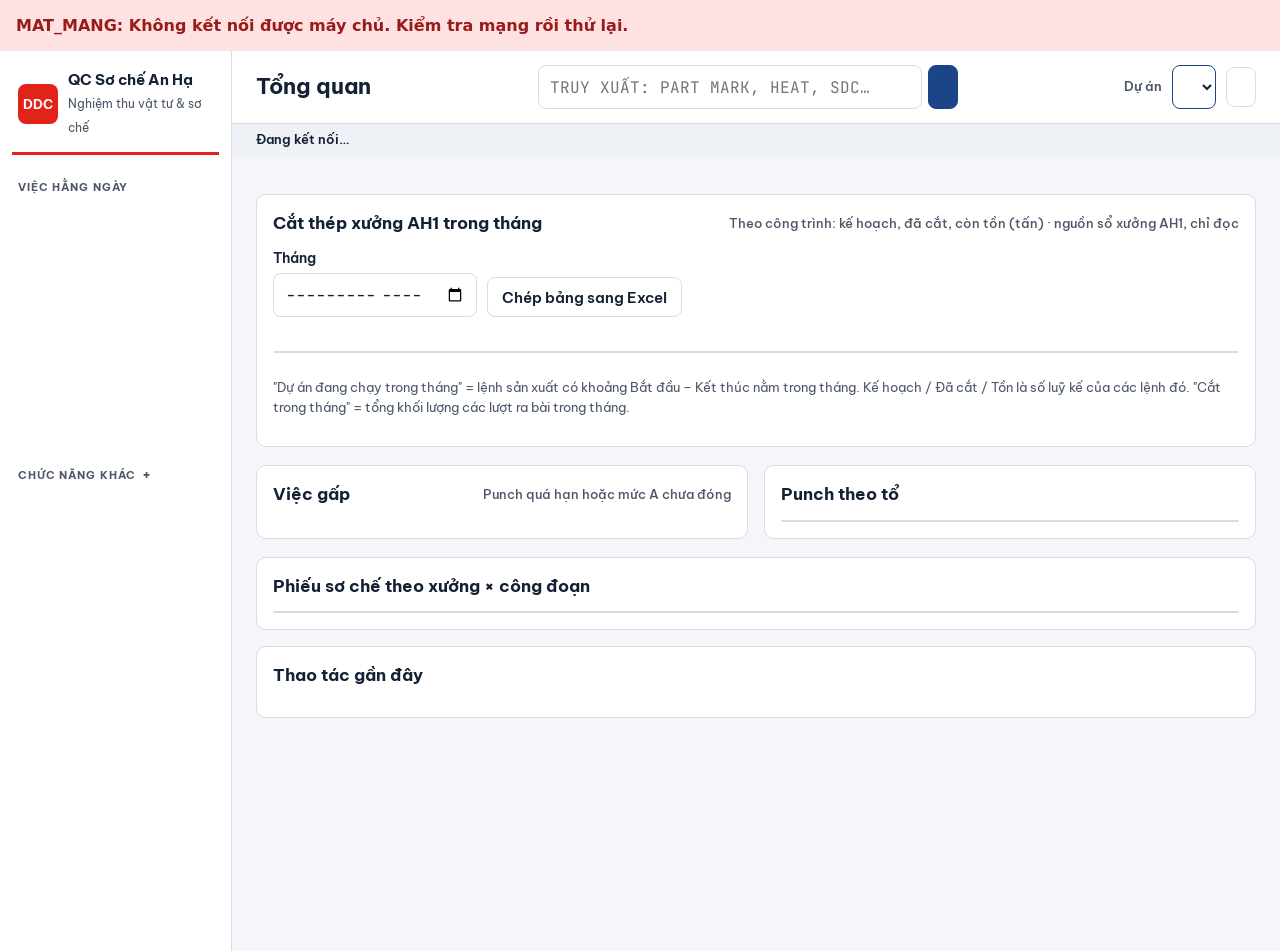
<file: soche.html>
<!DOCTYPE html>
<html lang="vi">
<head>
<meta charset="utf-8">
<meta name="viewport" content="width=device-width, initial-scale=1, viewport-fit=cover">
<meta name="robots" content="noindex,nofollow">
<title>QC Sơ chế An Hạ</title>
<!-- SINH TỰ ĐỘNG (build_github.py) — KHÔNG SỬA TAY. Vỏ mở app: giao diện trong repo = soche_app.html (bản 2026112201); nếu máy chủ của app có bản mới hơn thì trang tự dùng bản đó ở lần mở sau. Thêm ?goc=1 để ép dùng bản trong repo. -->
<style>:root{color-scheme:light dark}body{margin:0;min-height:100vh;display:grid;place-items:center;font:600 16px system-ui,sans-serif;background:#f5f7fa;color:#142033}@media (prefers-color-scheme:dark){body{background:#0e131a;color:#e7ecf3}}</style>
</head>
<body>
<p role="status" id="voTT">Đang mở QC Sơ chế An Hạ…</p>
<script>
(function(){
  var SO=2026112201, L=window.localStorage;
  function mo(h){document.open();document.write(h);document.close();}
  function goc(){fetch('soche_app.html?v='+SO).then(function(r){if(!r.ok)throw new Error(r.status);return r.text();}).then(mo)
    .catch(function(){document.getElementById('voTT').textContent='Không tải được app. Kiểm tra mạng rồi tải lại trang.';});}
  window.addEventListener('DOMContentLoaded',function(){
    var g=null;
    try{
      if(/[?&]goc=1/.test(location.search)){L.removeItem('nt_ui');}
      else g=JSON.parse(L.getItem('nt_ui')||'null');
      if(g&&(!(g.so>SO)||!g.html||!/^https:\/\/script\.google\.com\/macros\/s\/[\w-]+\/exec$/.test(g.url||''))){L.removeItem('nt_ui');g=null;}
      /* bản tải về lần trước mở KHÔNG tới nơi (chưa ghi nt_ui_ok) → bỏ, quay về bản trong repo */
      if(g&&L.getItem('nt_ui_thu')===String(g.so)&&L.getItem('nt_ui_ok')!==String(g.so)){L.removeItem('nt_ui');g=null;}
      if(g)L.setItem('nt_ui_thu',String(g.so));
    }catch(e){g=null;}
    if(g)mo(g.html.replace('<body>','<body><script>window.NT_API_URL='+JSON.stringify(g.url)+';<\/script>'));else goc();
  });
})();
</script>
</body>
</html>
</file>
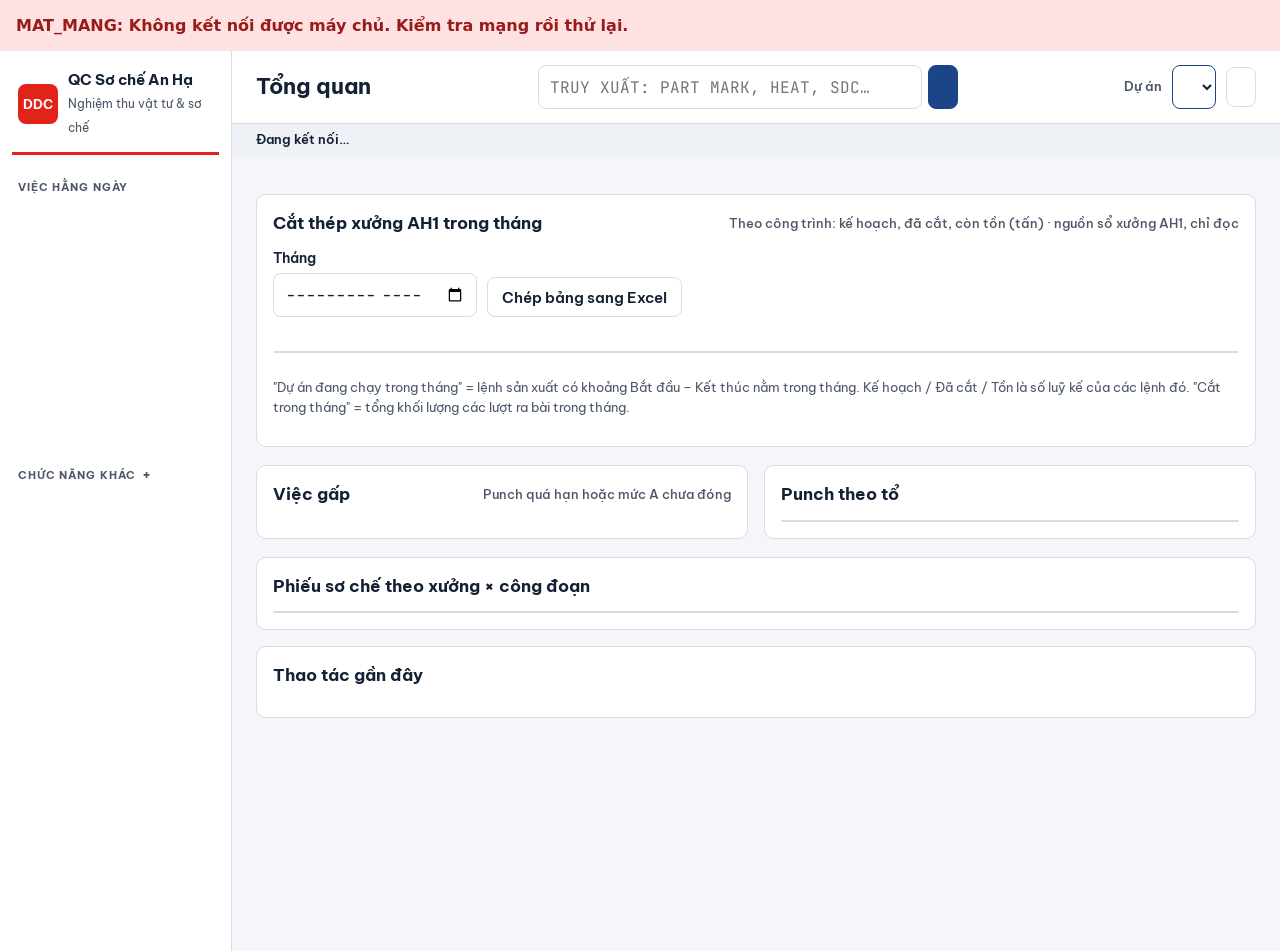
<file: soche_app.html>
<!DOCTYPE html>
<html lang="vi">
<head>
<meta charset="utf-8">
<meta name="viewport" content="width=device-width, initial-scale=1, viewport-fit=cover">
<meta name="robots" content="noindex,nofollow">
<title>QC Sơ chế An Hạ</title>
<!-- SINH TỰ ĐỘNG (build_github.py) từ mã app phiên bản 19/11 ban-5 — KHÔNG SỬA TAY. Dữ liệu KHÔNG nằm trong repo: trang gọi Web App Apps Script, đăng nhập email + PIN. -->
<link rel="stylesheet" href="https://fonts.googleapis.com/css2?family=Be+Vietnam+Pro:wght@400;500;600;700&family=JetBrains+Mono:wght@500;600&display=swap">
<link rel="stylesheet" href="soche_core.css?v=1911ban5">
<style>
/* Bố cục web: thanh bên trái cố định + vùng làm việc; dưới 900px thanh bên thành dải tab cuộn ngang trên đầu. Chi tiết mở ở ngăn kéo bên phải */
body::before{content:"";position:fixed;inset:0 0 auto;height:env(safe-area-inset-top,0px);z-index:30;background:var(--panel)}
.khung{display:grid;grid-template-columns:232px minmax(0,1fr);min-height:100vh}
.sb{background:var(--panel);border-right:1px solid var(--line);display:flex;flex-direction:column;gap:4px;padding:16px 12px;position:sticky;top:0;height:100vh;overflow:auto}
.sb-brand{display:flex;gap:10px;align-items:center;padding:4px 6px 14px;border-bottom:3px solid var(--brand);margin-bottom:8px}
.logo{display:grid;place-items:center;width:40px;height:40px;border-radius:8px;background:#E2231A;color:#fff;font:700 13px var(--f-body);flex:none}
.sb-brand b{display:block;font-size:15px;line-height:1.25}.sb-brand div span{font-size:12px;color:var(--muted)}
.sb button{display:flex;align-items:center;gap:10px;width:100%;border:0;background:none;color:var(--fg);font:600 15px var(--f-body);padding:10px 12px;border-radius:8px;cursor:pointer;text-align:left;min-height:44px}
.sb button:hover{background:var(--panel2)}
.sb button[aria-current=page]{background:var(--pri);color:var(--prifg)}
.sb .dem{margin-left:auto;background:var(--bad);color:var(--panel);border-radius:10px;font-size:12px;padding:1px 7px}
.sb button[aria-current=page] .dem{background:var(--prifg);color:var(--pri)}
.g-tim{display:flex;gap:6px;flex:1;min-width:240px;max-width:420px}.g-tim input{font-family:var(--f-mono);text-transform:uppercase;min-width:0}
.sb-nhom{margin:12px 6px 2px;font-size:11px;font-weight:700;letter-spacing:.08em;text-transform:uppercase;color:var(--muted)}
.bn{display:none}
.kh-the,.pu-the{display:none;flex-direction:column;gap:10px}
.nhanh{display:grid;grid-template-columns:repeat(auto-fit,minmax(150px,1fr));gap:10px}
.so-o{background:var(--panel);border:1px solid var(--line);border-radius:var(--r);padding:12px;text-align:left;font:inherit;color:inherit;cursor:pointer;display:flex;flex-direction:column;gap:2px}
.so-o b{font-size:30px;line-height:1.1;font-variant-numeric:tabular-nums}.so-o span{font-size:13px;color:var(--muted);font-weight:600}
.so-o.do b{color:var(--bad)}.so-o.vang b{color:var(--warn)}
.sb-khac{margin-top:8px}.sb-khac>summary{list-style:none;cursor:pointer;margin:10px 6px 4px;font-size:11px;font-weight:700;letter-spacing:.08em;text-transform:uppercase;color:var(--muted);min-height:32px;display:flex;align-items:center;gap:6px}
.sb-khac>summary::-webkit-details-marker{display:none}.sb-khac>summary::after{content:"+";font-size:14px}.sb-khac[open]>summary::after{content:"–"}
.tdo{height:14px;box-sizing:border-box;border-radius:7px;background:var(--panel2);border:1px solid var(--line)}
.loc-an{margin:10px 0}.loc-an>summary{cursor:pointer;font-weight:600;color:var(--pri);min-height:44px;display:flex;align-items:center}.loc-an .loc{margin-top:6px}
.da-luoi{display:grid;grid-template-columns:repeat(auto-fill,minmax(320px,1fr));gap:12px}
.da-the{background:var(--panel);border:1px solid var(--line);border-radius:var(--r);padding:14px;display:flex;flex-direction:column;gap:8px;min-width:0}
.da-the.tre{border-left:4px solid var(--bad)}.da-the h3{margin:0;font-size:16px;line-height:1.3;overflow-wrap:anywhere}
.da-so{display:grid;grid-template-columns:repeat(4,1fr);gap:6px}.da-so div{display:flex;flex-direction:column;min-width:0}.da-so b{font-size:17px;font-variant-numeric:tabular-nums}.da-so span{font-size:12px;color:var(--muted)}
.da-nhan{display:flex;flex-wrap:wrap;gap:6px}.lsx-ds{display:flex;flex-direction:column;gap:8px;border-top:1px dashed var(--line);padding-top:8px}
.lsx-o{border:1px solid var(--line);border-radius:8px;padding:10px;display:flex;flex-direction:column;gap:6px}.lsx-o header{display:flex;gap:8px;align-items:center;flex-wrap:wrap}
.chu-g{display:flex;gap:14px;flex-wrap:wrap;font-size:13px;color:var(--muted)}.chu-g i{display:inline-block;width:14px;height:10px;border-radius:3px;margin-right:5px;vertical-align:middle}
.yc-ds{display:flex;flex-direction:column;gap:6px;margin:0;padding:0;list-style:none}.yc-ds li{background:var(--warnbg);color:var(--fg);border-left:4px solid var(--warn);border-radius:0 8px 8px 0;padding:8px 10px;display:flex;gap:8px;align-items:flex-start;justify-content:space-between}.yc-ds b{color:var(--warn)}
@media (max-width:520px){.da-so{grid-template-columns:repeat(2,1fr)}.da-luoi{grid-template-columns:1fr}#khxKpi,#htKpi{grid-template-columns:1fr 1fr;gap:8px}#khxKpi div,#htKpi div{padding:10px 12px}#khxKpi b,#htKpi b{font-size:24px}#khxKpi small,#htKpi small{font-size:12px}}
.menu-ds{display:flex;flex-direction:column;gap:4px}
.menu-ds button{display:flex;gap:10px;align-items:center;width:100%;border:1px solid var(--line);background:var(--panel);color:var(--fg);border-radius:8px;padding:10px 12px;font:600 15px var(--f-body);min-height:48px;cursor:pointer;text-align:left}
.menu-ds p{margin:10px 2px 2px;font-size:11px;font-weight:700;letter-spacing:.08em;text-transform:uppercase;color:var(--muted)}
.tim{display:flex;gap:8px}.tim input{flex:1;min-width:0;font-family:var(--f-mono);font-size:20px;min-height:54px;text-transform:uppercase}.tim .nb{min-height:54px}
.goi{display:flex;flex-wrap:wrap;gap:6px;align-items:center;font-size:14px;color:var(--muted)}
.goi button{border:1px dashed var(--line);background:var(--panel);color:var(--fg);border-radius:999px;padding:6px 12px;font:600 13px var(--f-mono);cursor:pointer;min-height:44px}
.the{background:var(--panel);border:1px solid var(--line);border-radius:var(--r);padding:14px;display:flex;flex-direction:column;gap:10px}
.the.chan{border-color:var(--bad)}.the-t{display:flex;justify-content:space-between;gap:8px;align-items:flex-start}.the-t b{font-size:20px}.the-q{font-size:15px;color:var(--muted);margin:2px 0 0}
.canh{display:flex;gap:8px;align-items:flex-start;padding:10px 12px;border-radius:8px;background:var(--badbg);color:var(--bad);font-weight:600;margin:0}
.kq{display:flex;flex-direction:column;gap:8px}
.kq-i{display:flex;gap:12px;align-items:center;width:100%;text-align:left;background:var(--panel);border:1px solid var(--line);border-radius:var(--r);padding:12px 14px;font:inherit;color:inherit;cursor:pointer;min-height:56px}
.kq-l{flex:none;font:700 11px var(--f-body);letter-spacing:.06em;text-transform:uppercase;padding:5px 8px;border-radius:6px;background:var(--panel2);color:var(--fg);min-width:64px;text-align:center}
.kq-m{display:flex;flex-direction:column;gap:2px;min-width:0;flex:1}.kq-m b{overflow-wrap:anywhere}.kq-m span{font-size:14px;color:var(--muted)}
.hs-dau{display:flex;flex-wrap:wrap;gap:10px 16px;align-items:flex-start;justify-content:space-between}.hs-dau h2{font-size:24px;font-family:var(--f-mono)}.hs-dau p{margin:2px 0 0;color:var(--muted)}
.dieu{display:flex;flex-wrap:wrap;gap:8px;align-items:center}
.chuoi{list-style:none;margin:0;padding:0;display:flex;flex-direction:column}
.chuoi>li{position:relative;padding:0 0 18px 46px;min-width:0}
.chuoi>li::before{content:"";position:absolute;left:15px;top:34px;bottom:0;width:2px;background:var(--line)}.chuoi>li:last-child::before{display:none}
.buoc{position:absolute;left:0;top:0;width:32px;height:32px;border-radius:50%;display:grid;place-items:center;font:700 14px var(--f-body);background:var(--pri);color:var(--prifg)}
.chuoi h3{font-size:16px;margin:4px 0 8px}
.cd-bar{display:grid;grid-template-columns:repeat(5,minmax(0,1fr));gap:6px}
.cd-bar>div{border:1px solid var(--line);border-radius:8px;padding:8px;display:flex;flex-direction:column;gap:4px;font-size:13px;background:var(--panel2)}
.cd-bar>div.DAT{border-color:var(--ok);background:var(--okbg)}.cd-bar>div.CHO{border-color:var(--warn);background:var(--warnbg)}
.lk{background:none;border:0;padding:0;color:var(--pri);font:inherit;font-weight:700;text-decoration:underline;text-underline-offset:2px;cursor:pointer;min-height:24px}.lk.mono{font-family:var(--f-mono)}
.ve{align-self:flex-start}
.sb-chan{margin-top:auto;font-size:12px;color:var(--muted);padding:10px 6px 0}
.chinh{min-width:0;display:flex;flex-direction:column}
.tb{display:flex;flex-wrap:wrap;gap:10px 16px;align-items:center;justify-content:space-between;padding-block:14px;padding-left:max(24px,env(safe-area-inset-left,0px));padding-right:max(24px,env(safe-area-inset-right,0px));border-bottom:1px solid var(--line);background:var(--panel)}
.tb h1{font-size:22px}
.tb-p{display:flex;gap:10px;align-items:center;flex-wrap:wrap}
.tb-p label{margin:0;font-size:13px;color:var(--muted)}
.tb-p select{width:auto;min-height:44px}
.tb-p .sel-da{font-weight:700;border-color:var(--pri);max-width:320px}
.tieu-da{font-size:14px;color:var(--muted);font-weight:600;display:block;margin-top:2px}
.mau{padding-left:max(24px,env(safe-area-inset-left,0px));padding-right:max(24px,env(safe-area-inset-right,0px))}
main{padding-block:20px 48px;padding-left:max(24px,env(safe-area-inset-left,0px));padding-right:max(24px,env(safe-area-inset-right,0px))}
main>section{display:flex;flex-direction:column;gap:18px;max-width:1280px}
.kpi{display:grid;grid-template-columns:repeat(auto-fit,minmax(170px,1fr));gap:12px}
.kpi button,.kpi div{background:var(--panel);border:1px solid var(--line);border-radius:var(--r);padding:14px 16px;text-align:left;font:inherit;color:inherit;display:flex;flex-direction:column;gap:4px}
.kpi button{cursor:pointer}.kpi button:hover{border-color:var(--muted)}
.kpi b{font-size:34px;line-height:1.05;font-variant-numeric:tabular-nums}
.kpi span{font-size:13px;color:var(--muted);font-weight:600}
.kpi small{font-size:13px;color:var(--muted)}
.kpi .do b{color:var(--bad)}.kpi .vang b{color:var(--warn)}.kpi .xanh b{color:var(--ok)}
.hai{display:grid;grid-template-columns:repeat(auto-fit,minmax(380px,1fr));gap:16px}
.hai.r2{grid-template-columns:repeat(auto-fit,minmax(600px,1fr))}
.hop{background:var(--panel);border:1px solid var(--line);border-radius:var(--r);padding:16px;display:flex;flex-direction:column;gap:12px;min-width:0}
.hop h2{font-size:17px;display:flex;gap:8px;align-items:center;justify-content:space-between;flex-wrap:wrap}
.hop h2 small{font-size:13px;color:var(--muted);font-weight:500}
.cuon{overflow-x:auto;border:1px solid var(--line);border-radius:var(--r);background:var(--panel)}
table.bg{width:100%;border-collapse:collapse;font-size:14px}
table.bg th{position:sticky;top:0;background:var(--pri);color:var(--prifg);text-align:left;font-weight:600;padding:9px 10px;white-space:nowrap}
:root:not([data-theme]) table.bg th,:root[data-theme="light"] table.bg th{background:#1c4587;color:#fff}
table.bg td{padding:8px 10px;border-top:1px solid var(--line);vertical-align:middle}
table.bg tr:hover td{background:var(--panel2)}
table.bg tr.gap td{background:var(--badbg)}
.loc{display:flex;flex-wrap:wrap;gap:10px;align-items:flex-end}
.loc>div{display:flex;flex-direction:column;min-width:150px}
.loc>div.rong{flex:1;min-width:220px}
.loc label{font-size:13px}
.thanh{display:flex;align-items:center;gap:8px}
.thanh i{display:block;height:10px;border-radius:5px;background:var(--pri);min-width:2px}
.thanh.do i{background:var(--bad)}
.thanh em{font-style:normal;font-variant-numeric:tabular-nums;font-weight:600;min-width:22px}
.dk{position:fixed;top:0;right:0;bottom:0;width:min(640px,100%);background:var(--bg);border-left:1px solid var(--line);z-index:40;box-shadow:-12px 0 32px rgba(0,0,0,.18);display:flex;flex-direction:column}
.dk-t{display:flex;justify-content:space-between;align-items:center;gap:10px;padding:14px 18px;padding-top:max(14px,env(safe-area-inset-top,0px));border-bottom:1px solid var(--line);background:var(--panel)}
.dk-t h2{font-size:18px}
.dk-n>*{flex-shrink:0}.dk-n{overflow:auto;padding:18px;padding-bottom:max(18px,env(safe-area-inset-bottom,0px));display:flex;flex-direction:column;gap:12px}
.man{position:fixed;inset:0;background:rgba(10,15,25,.4);z-index:35}
.toast{position:fixed;right:24px;bottom:24px;z-index:50;max-width:420px;background:var(--fg);color:var(--bg);border-radius:10px;padding:12px 14px;font-weight:600;display:flex;gap:8px;box-shadow:0 8px 24px rgba(0,0,0,.25)}
.toast.loi{background:var(--bad);color:var(--panel)}
.tom-nap{display:flex;flex-wrap:wrap;gap:8px}
.ban-do{display:grid;grid-template-columns:repeat(auto-fill,minmax(240px,1fr));gap:6px 16px;font-size:14px}
.ban-do div{display:flex;justify-content:space-between;gap:8px;border-bottom:1px dashed var(--line);padding:4px 0}
.ban-do .thieu{color:var(--bad);font-weight:700}
.nho{font-size:13px;color:var(--muted)}
.gc-gia-dinh{border-left:4px solid var(--warn);background:var(--warnbg);color:var(--warn);padding:8px 12px;border-radius:0 8px 8px 0;font-size:14px;font-weight:600;margin:0}
.form-hep{max-width:880px}
@media (max-width:900px){
  .sb{display:none!important}
  .bn{position:fixed;bottom:0;left:0;right:0;z-index:25;background:var(--panel);border-top:1px solid var(--line);display:grid;grid-template-columns:repeat(5,1fr);padding-bottom:env(safe-area-inset-bottom,0px);padding-left:env(safe-area-inset-left,0px);padding-right:env(safe-area-inset-right,0px)}
  .bn button{position:relative;background:none;border:0;color:var(--muted);font:600 12px var(--f-body);display:flex;flex-direction:column;align-items:center;gap:3px;padding:9px 2px 8px;min-height:60px;cursor:pointer}
  .bn button .ic{width:24px;height:24px}
  .bn button[aria-current=page]{color:var(--pri)}
  .bn button[aria-current=page]::before{content:"";position:absolute;top:0;left:22%;right:22%;height:3px;border-radius:0 0 3px 3px;background:var(--pri)}
  .bn .dem{position:absolute;top:5px;left:calc(50% + 6px);min-width:20px;height:20px;padding:0 5px;border-radius:10px;background:var(--bad);color:var(--panel);font-size:12px;line-height:20px;text-align:center}
  main{padding-bottom:calc(84px + env(safe-area-inset-bottom,0px))}
  .toast{left:16px;right:16px;bottom:calc(76px + env(safe-area-inset-bottom,0px));max-width:none}
  .g-tim{display:none}.tb h1{font-size:19px}.tb-p{width:100%}.tb-p .sel-da{flex:1 1 calc(100% - 60px);max-width:none;min-width:0}.tb-p #selVai{flex:1;min-width:0}
  .cd-bar{grid-template-columns:repeat(2,minmax(0,1fr))}
  .lk{display:inline-flex;align-items:center;min-height:44px}
  .bang-rong{display:none}.kh-the,.pu-the{display:flex}
  .pf-bar{position:sticky;bottom:calc(68px + env(safe-area-inset-bottom,0px));background:var(--panel);border:1px solid var(--line);border-radius:var(--r);padding:12px;box-shadow:0 -4px 16px rgba(0,0,0,.08);z-index:5}
  .pf-bar .nb-lon{width:100%}

  .khung{grid-template-columns:1fr}
  .sb{position:sticky;top:env(safe-area-inset-top,0px);z-index:20;height:auto;flex-direction:row;overflow-x:auto;padding:8px max(12px,env(safe-area-inset-left,0px));border-right:0;border-bottom:1px solid var(--line);gap:4px}
  .sb-brand,.sb-chan{display:none}.sb button{width:auto;flex:none;white-space:nowrap}
  .tb,.mau,main{padding-left:max(16px,env(safe-area-inset-left,0px));padding-right:max(16px,env(safe-area-inset-right,0px))}
  .hai{grid-template-columns:1fr}
}
</style>
<style id="uxpm">
/* ==== ux-pro-max (02/11/2026): lop chung theo skill ui-ux-pro-max — chi them, khong doi bo cuc ==== */
:focus-visible{outline:2px solid currentColor;outline-offset:2px}
button,select,summary,[role=button],[onclick],label[for]{cursor:pointer}
button:active,[role=button]:active{filter:brightness(.92)}
@media (prefers-reduced-motion:reduce){*,*::before,*::after{animation-duration:.01ms!important;animation-iteration-count:1!important;transition-duration:.01ms!important;scroll-behavior:auto!important}}
@media (pointer:coarse){button,select,input:not([type=checkbox]):not([type=radio]):not([type=range]),textarea{min-height:44px}}
/* qc.html — tuong phan WCAG AA (do bang skill ui-ux-pro-max + Playwright) */
[data-theme=dark]{--fd:#2DD4BF;--f:#60A5FA;--p:#4ADE80}
[data-theme=dark] .kpi.a .v{color:#94A3B8}
[data-theme=light] .dd-btn{color:#B42318}
.qf,.seg button{min-height:24px}
.uxi{display:inline-flex;width:1.05em;height:1.05em;vertical-align:-.16em;flex:none}.uxi svg{width:100%;height:100%;fill:none;stroke:currentColor;stroke-width:2;stroke-linecap:round;stroke-linejoin:round}
[data-theme=light] [style*="color:#eab308"]{color:#A16207!important}
[data-theme=light] [style*="color:#f97316"]{color:#C2410C!important}
[data-theme=light] [style*="color:#16a34a"]{color:#15803D!important}
[data-theme=light] [style*="color:#dc2626"],[data-theme=light] [style*="color:#DC2626"]{color:#B91C1C!important}
[data-theme=dark] .view [style*="color:#dc2626"],[data-theme=dark] .view [style*="color:#DC2626"]{color:#F87171!important}
[data-theme=dark] .view [style*="color:#2563eb"],[data-theme=dark] .view [style*="color:#2563EB"]{color:#60A5FA!important}
[data-theme=dark] .view [style*="color:#0e7490"]{color:#22D3EE!important}
[data-theme=dark] .view [style*="color:#888"]{color:#A3B0A8!important}
[data-theme=dark] #dcMain a:not([class]),[data-theme=dark] #dcNav a:not([class]){color:#93C5FD}
[data-theme=dark] .tag[style*="background:var(--bad)"]{color:#3b0a0a!important}
[data-theme=light] .nav-item.active small{color:#fff}
[data-theme=light] [style*="color:#888"]{color:#5f6772!important}
[data-theme=light]{--muted:#5f6772}
[data-theme=dark]{--muted:#A3B0A8}
[data-theme=light]{--pzok:#14532d;--pzy:#713f12;--pzo:#7c2d12;--pzr:#7f1d1d}
[data-theme=dark]{--pzok:#4ade80;--pzy:#facc15;--pzo:#fb923c;--pzr:#f87171}
.uxdot{display:inline-block;width:.62em;height:.62em;border-radius:50%;vertical-align:.05em;margin:0 .15em}.uxdot.rong{background:transparent;border:1.5px solid #9CA3AF}

@media (pointer:coarse){.qf,.seg button,.dd-btn,.sb-btn{min-height:44px}}
[data-theme=light]{--w:#B45309;--warn:#955409}
[data-theme=dark] .seg button.on,[data-theme=dark] .qf.on,[data-theme=dark] .sb-btn.pri,[data-theme=dark] .dd-btn:hover,[data-theme=dark] .dnav:hover:not(:disabled){color:#052e1c}
[data-theme=light] .nav-item small,[data-theme=light] .nav-foot{color:#5f6772}
[data-theme=light] .brand-sub{color:#5f6772}
/* 02/11/2026 — soat tung tab (02,04,06,07…): mau khau/mau trang thai dung lam CHU dam/sang hon theo theme; to bieu do giu nguyen */
[data-theme=light] .view [style*="color:#F59E0B" i]{color:#B45309!important}
[data-theme=light] .view [style*="color:#16A34A" i],[data-theme=light] .view [style*="color:#2e9e63" i]{color:#15803D!important}
[data-theme=light] .view [style*="color:#0D9488" i]{color:#0F766E!important}
[data-theme=light] .view .tag.g,[data-theme=light] .view .kst.ok{color:#166534}
[data-theme=dark] .view [style*="color:#0D9488" i]{color:#2DD4BF!important}
[data-theme=dark] .view [style*="color:#2e9e63" i],[data-theme=dark] .view [style*="color:#15803d" i]{color:#4ADE80!important}
[data-theme=dark] .view [style*="color:#b91c1c" i]{color:#F87171!important}
.view [style*="background:#c3ccd6"]{color:#1f2937!important}
[data-theme=dark] .btn:not(.sec){color:#052e1c}
[data-theme=dark] .view a:not([class]){color:#93C5FD}
[data-theme=light] .view [style*="background:var(--rowH)"][style*="color:var(--acc)"]{color:#B91C1C!important}
label[for=selVai],#selVai{display:none!important}
.mau.that{background:var(--panel2);color:var(--fg)}
</style>
</head>
<body>
<div class="khung">
  <nav class="sb" aria-label="Chức năng">
    <div class="sb-brand"><span class="logo" aria-hidden="true">DDC</span><div><b>QC Sơ chế An Hạ</b><span>Nghiệm thu vật tư &amp; sơ chế</span></div></div>
    <p class="sb-nhom">Việc hằng ngày</p>
    <button type="button" data-tab="khx"></button>
    <button type="button" data-tab="ht"></button>
    <button type="button" data-tab="kl"></button>
    <button type="button" data-tab="punch"></button>
    <button type="button" data-tab="tx"></button>
    <details class="sb-khac" id="sbKhac"><summary>Chức năng khác</summary>
    <button type="button" data-tab="kh"></button>
    <button type="button" data-tab="lap"></button>
    <button type="button" data-tab="tv"></button>
    <button type="button" data-tab="phieu"></button>
    <button type="button" data-tab="bc"></button>
    <button type="button" data-tab="ks"></button>
    <button type="button" data-tab="tq"></button>
    <button type="button" data-tab="sdc"></button>
    <button type="button" data-tab="vt"></button>
    <button type="button" data-tab="nap"></button>
    <button type="button" data-tab="da"></button>
    <button type="button" data-tab="dm"></button>
    </details>
    <p class="sb-chan" id="ver"></p>
  </nav>
  <div class="chinh">
    <header class="tb"><div><h1 id="tieuDe">Tổng quan</h1><span class="tieu-da" id="tieuDA"></span></div>
      <form class="g-tim" id="gTim" role="search"><label for="gQ" class="sr">Truy xuất nhanh</label><input id="gQ" placeholder="Truy xuất: part mark, heat, SDC…" autocomplete="off" autocapitalize="characters" spellcheck="false"><button type="submit" class="nb nb-pri" id="gNut" aria-label="Truy xuất"></button></form>
      <div class="tb-p"><label for="selDA">Dự án</label><select id="selDA" class="sel-da"></select><label for="selVai">Vai trò (bản mẫu)</label><select id="selVai"></select>
        <button type="button" class="nb" id="nutTheme" aria-label="Đổi giao diện sáng / tối"></button></div></header>
    <div class="mau that" id="nguoiDung">Đang kết nối…</div>
    <main>
      <section data-man="tq">
        <div class="kpi" id="kpi"></div>
        <div class="hop" id="boxTDC"><h2>Cắt thép xưởng AH1 trong tháng <small id="tdcDem">Theo công trình: kế hoạch, đã cắt, còn tồn (tấn) · nguồn sổ xưởng AH1, chỉ đọc</small></h2>
          <div style="display:flex;gap:10px;align-items:end;flex-wrap:wrap;margin-bottom:10px"><div><label for="tdcThang">Tháng</label><input id="tdcThang" type="month"></div><button type="button" class="nb" data-chep="tdc">Chép bảng sang Excel</button></div>
          <div class="kpi" id="tdcKpi"></div><div class="cuon"><table class="bg" id="tbTDC"></table></div>
          <p class="nho">"Dự án đang chạy trong tháng" = lệnh sản xuất có khoảng Bắt đầu – Kết thúc nằm trong tháng. Kế hoạch / Đã cắt / Tồn là số luỹ kế của các lệnh đó. "Cắt trong tháng" = tổng khối lượng các lượt ra bài trong tháng.</p></div>
        <div class="hop" id="boxDA" hidden><h2>Theo dự án <small>Bấm tên dự án để xem riêng</small></h2><div class="cuon"><table class="bg" id="tbDA2"></table></div></div>
        <div class="hai">
          <div class="hop"><h2>Việc gấp <small>Punch quá hạn hoặc mức A chưa đóng</small></h2><div id="gap"></div></div>
          <div class="hop"><h2>Punch theo tổ</h2><div class="cuon"><table class="bg" id="theoTo"></table></div></div>
        </div>
        <div class="hai r2">
          <div class="hop"><h2>Phiếu sơ chế theo xưởng × công đoạn</h2><div class="cuon"><table class="bg" id="theoXuong"></table></div></div>
          <div class="hop"><h2>Thao tác gần đây</h2><div id="nk"></div></div>
        </div>
      </section>
      <section data-man="khx" hidden>
        <div class="hop" id="khxHD"><h2>Cách dùng app (4 bước) <small><button type="button" class="nb" id="khxHDan">Đã hiểu, ẩn đi</button></small></h2>
          <ol class="chuoi"><li><span class="buoc" aria-hidden="true">1</span><h3>Xem kế hoạch cắt theo dự án</h3><p class="pf-goi">Mỗi dự án một thẻ: kế hoạch, xưởng đã cắt, QC đã xác nhận, còn tồn. Bấm "Xem lệnh" để thấy từng lệnh cắt.</p></li>
          <li><span class="buoc" aria-hidden="true">2</span><h3>Mở lệnh cắt → đọc yêu cầu của dự án</h3><p class="pf-goi">Mã màu, khoan lỗ bằng laser hay khoan, đóng số… hiện ngay đầu lệnh để QC kiểm đúng yêu cầu.</p></li>
          <li><span class="buoc" aria-hidden="true">3</span><h3>Nghiệm thu chi tiết, xác nhận khối lượng</h3><p class="pf-goi">Bấm Nghiệm thu ở từng chi tiết, nhập số đo + ảnh. Không đạt → app tự mở punch cho tổ sửa. Kiểm xong, QC nhập khối lượng xác nhận của lệnh.</p></li>
          <li><span class="buoc" aria-hidden="true">4</span><h3>Theo dõi hiện trường và lỗi</h3><p class="pf-goi">"Hiện trường hôm nay": xưởng ra bài gì, QC đã kiểm bao nhiêu, còn tồn. "Lỗi cần xử lý": punch chưa đóng. Cần nguồn gốc thép: "Tra nguồn gốc vật tư".</p></li></ol></div>
        <div class="hop"><h2>Kế hoạch cắt của xưởng AH1 <small><button type="button" class="nb" id="khxHDmo" hidden>Cách dùng</button></small> <small id="khxDem">Theo dự án · nguồn sổ xưởng, chỉ đọc</small></h2>
          <div class="loc"><div><label for="khxThang">Tháng</label><input id="khxThang" type="month"></div></div>
          <div class="kpi" id="khxKpi"></div>
          <details class="loc-an" id="khxLoc"><summary>Lọc theo tình trạng, xưởng nhận, hoặc tìm dự án / số lệnh</summary><div class="loc">
            <div><label for="khxTT">Tình trạng lệnh</label><select id="khxTT"><option value="">Tất cả</option><option value="CON">Còn phải cắt</option><option value="TRE">Đang trễ</option><option value="DANG">Đang chạy</option><option value="SAP">Sắp tới</option><option value="XONG">Đã cắt xong</option></select></div>
            <div><label for="khxDV">Giao cho xưởng</label><select id="khxDV"><option value="">Tất cả</option></select></div>
            <div class="rong"><label for="khxQ">Tìm</label><input id="khxQ" type="search" placeholder="Dự án, số lệnh, hạng mục…" autocomplete="off"></div></div></details>
          <p class="chu-g"><span><i style="background:var(--ok)"></i>QC đã xác nhận</span><span><i style="background:var(--pri)"></i>Xưởng đã cắt, QC chưa xác nhận</span><span><i style="background:var(--panel2);border:1px solid var(--line)"></i>Còn tồn chưa cắt</span></p>
          <div class="da-luoi" id="khxDA"></div>
          <div class="nt-act" style="margin-top:10px"><button type="button" class="nb" data-chep="khx">Chép danh sách lệnh sang Excel</button></div>
          <p class="nho">Khối lượng tính bằng tấn. "Trễ" = sổ xưởng ghi Trễ, hoặc đã quá ngày kết thúc mà còn tồn. Số "QC xác nhận" do QC nhập trong từng lệnh cắt.</p></div>
      </section>
      <section data-man="kl" hidden>
        <div class="hop"><h2>Khối lượng QC xác nhận <small id="klDem">Từng lần QC xác nhận theo lệnh cắt · đơn vị tấn</small></h2>
          <div class="loc"><div><label for="klTu">Từ ngày</label><input id="klTu" type="date"></div><div><label for="klDen">Đến ngày</label><input id="klDen" type="date"></div></div>
          <div class="kpi" id="klKpi"></div>
          <div class="nt-act" style="margin:10px 0"><button type="button" class="nb" data-chep="kl"></button></div></div>
        <div class="hop"><h2>Theo dự án</h2><div class="cuon"><table class="bg" id="tbKLda"></table></div></div>
        <div class="hop"><h2>Theo QC</h2><div class="cuon"><table class="bg" id="tbKLqc"></table></div></div>
        <div class="hop"><h2>Theo ngày</h2><div class="cuon"><table class="bg" id="tbKLng"></table></div></div>
        <div class="hop"><h2>Từng lần xác nhận</h2><div class="cuon"><table class="bg" id="tbKL"></table></div></div>
      </section>
      <section data-man="ht" hidden>
        <div class="hop"><h2>Hiện trường <small id="htDem">Xưởng ra bài · QC đã kiểm · còn tồn · lỗi chưa đóng</small></h2>
          <div class="loc"><div><label for="htNgay">Ngày</label><input id="htNgay" type="date"></div></div>
          <div class="kpi" id="htKpi"></div></div>
        <div class="hop"><h2>Xưởng ra bài trong ngày, theo dự án</h2><div class="cuon"><table class="bg" id="tbHTct"></table></div></div>
        <div class="hop"><h2>QC đã kiểm trong ngày</h2><div class="cuon"><table class="bg" id="tbHTqc"></table></div></div>
        <div class="hop"><h2>Chi tiết đã ra bài, chưa nghiệm thu <small>7 ngày gần nhất, cũ nhất lên đầu</small></h2><div id="htTon" class="ds"></div></div>
      </section>
      <section data-man="kh" hidden>
        <h2 class="sr">Việc hôm nay</h2><div class="nhanh" id="nhanh"></div>
        <div class="hop"><h2>Chờ nghiệm thu từ AH1 <small>Xưởng đã ghi "Mời nghiệm thu" trong 30 ngày, chưa có phiếu sơ chế</small></h2><div id="choNT" class="ds"></div></div>
        <div class="chon-ky"><div><span class="nho" id="khKyN">Khoảng ngày</span><div class="seg2" role="group" aria-labelledby="khKyN" id="khKy">
          <button type="button" data-ky="nay" aria-pressed="false">Hôm nay</button><button type="button" data-ky="7toi" aria-pressed="true">7 ngày tới</button><button type="button" data-ky="tuan" aria-pressed="false">Tuần này</button><button type="button" data-ky="thang" aria-pressed="false">Tháng này</button><button type="button" data-ky="tat" aria-pressed="false">Tất cả</button></div></div>
          <div><label for="khTu">Từ</label><input id="khTu" type="date"></div><div><label for="khDen">Đến</label><input id="khDen" type="date"></div>
          <div><label for="khT">Trạng thái</label><select id="khT"></select></div><div><label for="khX">Xưởng</label><select id="khX"></select></div></div>
        <div class="nt-act"><button type="button" class="nb nb-pri" id="nutThemKH"></button><button type="button" class="nb" data-chep="kh"></button></div>
        <p class="nho" id="khDem"></p>
        <div class="cuon bang-rong"><table class="bg" id="tbKH"></table></div><div class="kh-the" id="khThe"></div>
        <div class="hop" id="khAH1Hop"><h2>Kế hoạch cắt xưởng AH1 <small id="khAH1Dem">Theo ngày ra bài trong sổ xưởng · cùng khoảng ngày ở trên · chỉ đọc</small></h2><div class="cuon bang-rong"><table class="bg" id="tbKHAH1"></table></div></div>
      </section>
      <section data-man="bc" hidden>
        <div class="chon-ky"><div><span class="nho" id="bcKyN">Kỳ báo cáo</span><div class="seg2" role="group" aria-labelledby="bcKyN" id="bcKy">
          <button type="button" data-ky="nay" aria-pressed="false">Hôm nay</button><button type="button" data-ky="tuan" aria-pressed="false">Tuần này</button><button type="button" data-ky="7" aria-pressed="true">7 ngày</button><button type="button" data-ky="thang" aria-pressed="false">Tháng này</button><button type="button" data-ky="30" aria-pressed="false">30 ngày</button></div></div>
          <div><label for="bcTu">Từ</label><input id="bcTu" type="date"></div><div><label for="bcDen">Đến</label><input id="bcDen" type="date"></div></div>
        <div class="nt-act"><button type="button" class="nb nb-pri" id="bcZalo"></button><button type="button" class="nb" data-chep="bc"></button></div>
        <div id="bcN"></div>
      </section>
      <section data-man="sdc" hidden>
        <div class="loc"><div class="rong"><label for="sdQ">Tìm</label><input id="sdQ" placeholder="Số SDC, heat, part mark, máy…" autocomplete="off"></div><button type="button" class="nb" data-chep="sdc"></button></div>
        <p class="nho" id="sdDem"></p>
        <div class="cuon"><table class="bg" id="tbSDC"></table></div>
        <div class="hop"><h2>Nạp sơ đồ cắt từ Excel</h2>
          <p class="nho">Mỗi dòng = 1 part mark cắt từ 1 heat (1 sơ đồ cắt có thể nhiều tấm, nhiều heat; 1 part có thể cắt từ nhiều heat). Cột dò theo TÊN không dấu; bắt buộc <b>Số SDC</b>, <b>Part mark</b>, <b>Heat no</b>. Heat phải có trong danh sách vật tư và đang <b>Đạt</b>; heat có nhiều quy cách thì cần cột Quy cách tấm.</p>
          <label for="sdDan">Chọn vùng ô trong Excel, Ctrl+C rồi dán vào đây</label>
          <textarea id="sdDan" rows="6" spellcheck="false" style="font-family:var(--f-mono);font-size:13px"></textarea>
          <div class="nt-act"><button type="button" class="nb nb-pri" id="sdDoc"></button><button type="button" class="nb" id="sdMau"></button></div>
          <p class="pf-loi" id="sdLoi" hidden></p><div id="sdKq"></div>
        </div>
      </section>
      <section data-man="tv" hidden>
        <form class="tim" id="fTv" role="search"><label for="tvQ" class="sr">Heat no, mã vật tư hoặc số MTC</label><input id="tvQ" placeholder="Nhập heat no…" autocomplete="off" autocapitalize="characters" spellcheck="false" enterkeyhint="search"><button class="nb nb-pri" type="submit" id="tvNut"></button></form>
        <div id="tvKq" class="kq" aria-live="polite"></div>
      </section>
      <section data-man="ks" hidden>
        <p class="nho">Tự dò các chỗ thiếu thông tin hoặc lệch quy trình (giống "nợ hồ sơ" của hệ DATA HỒ SƠ). Bấm từng dòng để mở hồ sơ truy xuất.</p>
        <div class="nt-act"><button type="button" class="nb" id="ksChep"></button></div>
        <div id="ksN"></div>
      </section>
      <section data-man="tx" hidden>
        <form class="tim" id="fTx" role="search"><label for="txQ" class="sr">Mã cần truy xuất</label><input id="txQ" placeholder="Heat no, mã chi tiết, phiếu, MIR, punch…" autocomplete="off" autocapitalize="characters" spellcheck="false" enterkeyhint="search"><button type="submit" class="nb nb-pri" id="txNut"></button></form>
        <div class="goi" id="txGoi"><span>Thử:</span></div>
        <div id="txMan" aria-live="polite"></div>
      </section>
      <section data-man="lap" hidden><div class="form-hep" id="formPhieu"></div></section>
      <section data-man="phieu" hidden>
        <div class="loc">
          <div class="rong"><label for="pQ">Tìm</label><input id="pQ" placeholder="Mã phiếu, mã chi tiết, heat, bản vẽ…" autocomplete="off"></div>
          <div><label for="pX">Xưởng</label><select id="pX"></select></div>
          <div><label for="pC">Công đoạn</label><select id="pC"></select></div>
          <div><label for="pT">Trạng thái</label><select id="pT"></select></div>
          <button type="button" class="nb" data-chep="phieu"></button>
        </div>
        <p class="nho" id="pDem"></p>
        <div class="cuon"><table class="bg" id="tbPhieu"></table></div>
      </section>
      <section data-man="punch" hidden>
        <div class="loc">
          <div class="rong"><label for="uQ">Tìm</label><input id="uQ" placeholder="Mã punch, phiếu, mô tả…" autocomplete="off"></div>
          <div><label for="uT">Trạng thái</label><select id="uT"></select></div>
          <div><label for="uTo">Tổ</label><select id="uTo"></select></div>
          <div><label for="uM">Mức độ</label><select id="uM"></select></div>
          <button type="button" class="nb nb-pri" id="uGhiLoi">Ghi lỗi mới (có ảnh)</button>
          <button type="button" class="nb" data-chep="punch"></button>
        </div>
        <p class="nho" id="uDem"></p>
        <div class="cuon bang-rong"><table class="bg" id="tbPunch"></table></div><div class="pu-the" id="puThe"></div>
      </section>
      <section data-man="vt" hidden>
        <div class="loc">
          <div class="rong"><label for="vQ">Tìm</label><input id="vQ" placeholder="Heat no, quy cách, MTC, MIR…" autocomplete="off"></div>
          <div><label for="vT">Trạng thái</label><select id="vT"></select></div>
          <button type="button" class="nb" data-chep="vt"></button>
        </div>
        <p class="nho" id="vDem"></p>
        <div class="cuon"><table class="bg" id="tbVT"></table></div>
      </section>
      <section data-man="nap" hidden>
        <div class="hop" id="hsHop"><h2>Nạp hồ sơ dự án vào kho <small>Nghiệm thu vật tư đầu vào (MRIR) + báo cáo truy xuất · nạp 1 lần, cả phòng tra được ngay</small></h2>
          <p class="nho">Chọn dự án, chọn file Excel của dự án. App tự nhận từng tab là <b>MRIR</b> (có cột Code · Material description · Heat no) hay <b>báo cáo truy xuất</b> (có cột Part no · Heat no), bỏ qua tab ẩn và tab không phải 2 loại này. Nạp lại cùng file + tab cho cùng dự án thì <b>thay bản cũ</b>, không nhân đôi. File gốc trên máy không bị sửa.</p>
          <div class="loc"><div><label for="hsDA">1. Dự án</label><select id="hsDA"></select></div><div class="rong"><label for="hsFile">2. File Excel của dự án (.xlsx, .xls, .csv — chọn được nhiều file)</label><input id="hsFile" type="file" accept=".xlsx,.xls,.xlsm,.csv" multiple></div></div>
          <p class="pf-loi" id="hsLoi" role="alert" hidden></p>
          <div id="hsXem" hidden><div class="cuon"><table class="bg" id="tbHsXem"></table></div><div class="nt-act" style="margin-top:10px"><button type="button" class="nb nb-pri nb-lon" id="hsLuu"></button><button type="button" class="nb" id="hsBo">Bỏ, chọn file khác</button></div></div>
          <div id="hsTien" aria-live="polite" hidden><progress id="hsPg" max="100" value="0" aria-label="Tiến độ lưu vào kho" style="width:100%;height:14px"></progress><p class="nho" id="hsTienChu"></p></div>
          <div id="hsKq" aria-live="polite"></div>
        </div>
        <div class="hop"><h2>Kiểm soát hồ sơ theo dự án <small>So báo cáo truy xuất với danh sách nghiệm thu vật tư</small></h2>
          <div class="loc"><div class="rong"><label for="hsKDA">Dự án có hồ sơ trong kho</label><select id="hsKDA"></select></div></div>
          <div id="hsKiem"></div></div>
        <div class="hop"><h2>Các lần đã nạp trên app <small id="hsLanDem"></small></h2><div class="cuon"><table class="bg" id="tbHsLan"></table></div></div>
        <div class="hop"><h2>Hồ sơ truy xuất chép tự động từ file nguồn <small>MRIR (vật tư đầu vào) + báo cáo truy xuất (bản vẽ → cấu kiện → part → heat → mã tấm) · chỉ đọc file nguồn</small></h2><div id="txNguon"></div></div>
        <div class="hop"><h2>Nạp danh sách vật tư dạng bảng khác (dán từ Excel)</h2>
          <p class="nho">Danh sách nạp vào được hiểu là vật tư <b>ĐÃ NGHIỆM THU → ghi Đạt</b> (trừ dòng file ghi rõ Rej / Không đạt / Chờ bổ sung). Nhận thẳng mẫu MRIR và báo cáo truy xuất của nhà máy: cột được dò theo TÊN (không dấu), không theo vị trí. Bắt buộc có <b>Heat no</b> và <b>Quy cách</b> (cột "Description" / "Material description" cũng được). Cột khối lượng có chữ "kg" sẽ tự đổi sang tấn.</p>
          <div class="loc"><div><label for="napDA">Bước 1 — Chọn dự án nạp vào (bắt buộc khi file không có cột Dự án)</label><select id="napDA"></select><div class="nt-act" style="margin-top:6px"><button type="button" class="nb" id="napThemDA">Thêm dự án mới</button></div></div><div class="rong"><label for="napFile">File Excel (.xlsx, .xls, .csv)</label><input id="napFile" type="file" accept=".xlsx,.xls,.csv"></div></div>
          <p class="nho">Dòng có dự án chưa khai trong danh mục sẽ bị CHẶN (giống hệ 1 chặn dự án chưa khai cột). Thêm dự án ở mục "Dự án" trước.</p>
          <label for="napDan">Hoặc chọn vùng ô trong Excel, Ctrl+C rồi dán vào đây</label>
          <textarea id="napDan" rows="6" spellcheck="false" style="font-family:var(--f-mono);font-size:13px"></textarea>
          <div class="nt-act"><button type="button" class="nb nb-pri" id="napDoc"></button><button type="button" class="nb" id="napMau"></button></div>
          <p class="pf-loi" id="napLoi" hidden></p>
        </div>
        <div class="hop" id="napKq" hidden></div>
        <div class="hop"><h2>Lịch sử nạp</h2><div class="cuon"><table class="bg" id="tbLan"></table></div></div>
      </section>
      <section data-man="da" hidden>
        <div class="loc"><div class="rong"><label for="dQ">Tìm dự án</label><input id="dQ" placeholder="Mã, tên, mã hợp đồng…" autocomplete="off"></div>
          <div><label for="dT">Trạng thái</label><select id="dT"></select></div><button type="button" class="nb nb-pri" id="nutThemDA"></button></div>
        <p class="gc-gia-dinh">Danh mục mẫu lấy theo khoá dự án của hệ 1 (BD_EP). Tên đầy đủ, mã hợp đồng, khách hàng cần anh xác nhận. Chỉ Quản lý QC được thêm / sửa; không có nút xoá (dự án đã có dữ liệu chỉ chuyển trạng thái).</p>
        <div class="cuon"><table class="bg" id="tbDA"></table></div>
      </section>
      <section data-man="dm" hidden>
        <p class="gc-gia-dinh">Dung sai dưới đây là MẪU để dựng giao diện. Anh gửi bảng dung sai thật (theo tiêu chuẩn dự án / bản vẽ) để thay.</p>
        <div class="hai" id="dm"></div>
      </section>
    </main>
  </div>
</div>
<nav class="bn" aria-label="Chức năng chính"><button type="button" data-tab="khx"></button><button type="button" data-tab="ht"></button><button type="button" data-tab="punch"></button><button type="button" data-tab="tx"></button><button type="button" data-menu aria-label="Tất cả chức năng"><svg class="ic" viewBox="0 0 24 24" aria-hidden="true"><path d="M4 6h16M4 12h16M4 18h16"/></svg><span>Menu</span></button></nav>
<div class="man" id="man" hidden></div>
<aside class="dk" id="dk" hidden aria-labelledby="dkT" role="dialog" aria-modal="true"><div class="dk-t"><h2 id="dkT"></h2><button type="button" class="nb" id="dkDong" aria-label="Đóng ngăn chi tiết"></button></div><div class="dk-n" id="dkN"></div></aside>
<div class="toast" id="toast" role="status" aria-live="polite" hidden></div>
<script src="lib/xlsx.full.min.js"></script>
<script src="soche_api.js?v=1911ban5"></script>
<script src="soche_core.js?v=1911ban5"></script>
<script>
NT.sanSang.then(function(){
'use strict';
(function(){var b=document.getElementById('nguoiDung');if(b){b.textContent='Đang dùng: '+NT.tenNguoiDung()+' · '+NT.VAI[NT.layVai()]+' · phiên bản '+NT.PHIEN_BAN+' ';var x=document.createElement('button');x.type='button';x.className='nb';x.style.marginLeft='8px';x.textContent='Đăng xuất';x.addEventListener('click',NT.dangXuat);b.appendChild(x);}})();
var A=NT.API,E=NT.esc,ic=NT.ic,$=function(s){return document.querySelector(s);};
var TAB={khx:['Kế hoạch cắt của xưởng','layers'],ht:['Hiện trường hôm nay','home'],kl:['Khối lượng QC xác nhận','list'],tv:['Tra vật tư','search'],tx:['Tra nguồn gốc vật tư','link'],sdc:['Sơ đồ cắt','ruler'],ks:['Kiểm soát hồ sơ','alert'],kh:['Kế hoạch nghiệm thu','clock'],bc:['Báo cáo kết quả NT','list'],da:['Dự án','layers'],tq:['Tổng quan hồ sơ','list'],lap:['Lập phiếu sơ chế','plus'],phieu:['Phiếu sơ chế','file'],punch:['Lỗi cần xử lý (punch)','flag'],vt:['Vật tư đã nghiệm thu','box'],nap:['Nạp hồ sơ dự án','upload'],dm:['Danh mục hạng mục','ruler']};
var tab='tq',form=null,cache={},tt,ptich=null,tenFile='';
var BN_NHAN={khx:'Kế hoạch cắt',ht:'Hiện trường',tx:'Nguồn gốc',kh:'Kế hoạch',lap:'Phiếu mới',punch:'Lỗi',kl:'Khối lượng',nap:'Nạp hồ sơ',vt:'Vật tư'};
document.querySelectorAll('.sb [data-tab],.bn [data-tab]').forEach(function(b){var t=TAB[b.getAttribute('data-tab')];if(b.closest('.bn')){b.innerHTML=ic(t[1])+'<span>'+BN_NHAN[b.getAttribute('data-tab')]+'</span>'+(b.getAttribute('data-tab')==='punch'?'<span class="dem" id="demPunch2" hidden></span>':'');return;}b.innerHTML=ic(t[1])+'<span>'+t[0]+'</span>'+(b.getAttribute('data-tab')==='punch'?'<span class="dem" id="demPunch" hidden></span>':'');});
document.querySelectorAll('[data-chep]').forEach(function(b){b.innerHTML=ic('copy')+'Chép bảng sang Excel';});
/* BẢN 5 — TINH GỌN: mỗi vai trò chỉ thấy đúng việc của mình. ngay = "Việc hằng ngày", khac = gom trong "Chức năng khác", bn = thanh dưới điện thoại.
   Màn không có trong cả hai danh sách bị ẨN với vai đó (nút vẫn nằm trong trang để không hỏng liên kết cũ). */
var VM={
 QC:       {bn:['khx','ht','punch','tx'], ngay:['khx','ht','punch','tx'], khac:['lap','phieu','kl','bc','vt','sdc']},
 TO_TRUONG:{bn:['khx','ht','punch','tx'], ngay:['khx','ht','punch','tx'], khac:['phieu']},
 QC_VT:    {bn:['nap','vt','tx','ht'],    ngay:['nap','vt','tx','ks'],    khac:['khx','ht','phieu','kl','bc']},
 QUAN_LY:  {bn:['khx','ht','kl','punch'], ngay:['khx','ht','kl','punch','nap'], khac:['tx','ks','bc','tq','lap','phieu','tv','vt','sdc','kh','da','dm']}};
function apDungVaiMenu(){var m=VM[NT.layVai()]||VM.QC,sb=document.querySelector('.sb'),kh=$('#sbKhac');
  var nut={};document.querySelectorAll('.sb [data-tab]').forEach(function(b){nut[b.getAttribute('data-tab')]=b;b.hidden=true;});
  m.ngay.forEach(function(k){var b=nut[k];if(!b)return;b.hidden=false;sb.insertBefore(b,kh);});
  m.khac.forEach(function(k){var b=nut[k];if(!b)return;b.hidden=false;kh.appendChild(b);});
  var bn=document.querySelector('.bn'),menuBtn=bn.querySelector('[data-menu]'),bnNut={};
  bn.querySelectorAll('[data-tab]').forEach(function(b){bnNut[b.getAttribute('data-tab')]=b;b.hidden=true;});
  m.bn.forEach(function(k){var b=bnNut[k];
    if(!b){b=document.createElement('button');b.type='button';b.setAttribute('data-tab',k);b.innerHTML=ic(TAB[k][1])+'<span>'+E(BN_NHAN[k]||TAB[k][0])+'</span>'+(k==='punch'?'<span class="dem" id="demPunch2" hidden></span>':'');bnNut[k]=b;}
    b.hidden=false;bn.insertBefore(b,menuBtn);});
  if(nut[tab]&&nut[tab].hidden&&tab!=='khx')moTab(m.ngay[0]||'khx');}
apDungVaiMenu();
$('#napDoc').innerHTML=ic('search')+'Đọc và kiểm tra';$('#napMau').innerHTML=ic('file')+'Dán dữ liệu mẫu để thử';$('#dkDong').innerHTML=ic('x');
function opt(ds,rong){return '<option value="">'+E(rong)+'</option>'+ds.map(function(x){return '<option value="'+E(x[0])+'">'+E(x[1])+'</option>';}).join('');}
$('#pX').innerHTML=opt(NT.XUONG.map(function(x){return [x,x];}),'Tất cả');$('#pC').innerHTML=opt(NT.CONG_DOAN.map(function(c){return [c.ma,c.ten];}),'Tất cả');
$('#pT').innerHTML=opt(Object.keys(NT.TT.PHIEU).map(function(k){return [k,NT.TT.PHIEU[k][0]];}),'Tất cả');
$('#uT').innerHTML='<option value="CHUA">Chưa đóng</option><option value="QH">Quá hạn</option>'+opt(Object.keys(NT.TT.PUNCH).map(function(k){return [k,NT.TT.PUNCH[k][0]];}),'Tất cả');
$('#uTo').innerHTML=opt(NT.TO.map(function(x){return [x,x];}),'Tất cả');$('#uM').innerHTML=opt(Object.keys(NT.MUC).map(function(k){return [k,NT.MUC[k]];}),'Tất cả');
$('#vT').innerHTML=opt(Object.keys(NT.TT.VT).map(function(k){return [k,NT.TT.VT[k][0]];}),'Tất cả');
$('#selVai').innerHTML=Object.keys(NT.VAI).map(function(k){return '<option value="'+k+'"'+(k===NT.layVai()?' selected':'')+'>'+E(NT.VAI[k])+'</option>';}).join('');
function toast(m,loi){var t=$('#toast');t.className='toast'+(loi?' loi':'');t.innerHTML=ic(loi?'alert':'check')+'<span>'+E(m)+'</span>';t.hidden=false;clearTimeout(tt);tt=setTimeout(function(){t.hidden=true;},3800);}
function moTab(t){tab=t;var kh=$('#sbKhac');if(kh&&kh.querySelector('[data-tab="'+t+'"]'))kh.open=true;document.querySelectorAll('main>section').forEach(function(s){s.hidden=s.getAttribute('data-man')!==t;});
  document.querySelectorAll('.sb [data-tab]').forEach(function(b){if(b.getAttribute('data-tab')===t)b.setAttribute('aria-current','page');else b.removeAttribute('aria-current');});
  var coBN=!!document.querySelector('.bn [data-tab="'+t+'"]');document.querySelectorAll('.bn button').forEach(function(b){var m=b.hasAttribute('data-menu')?!coBN:b.getAttribute('data-tab')===t;if(m)b.setAttribute('aria-current','page');else b.removeAttribute('aria-current');});
  $('#tieuDe').textContent=TAB[t][0];try{localStorage.setItem('nt_tab',t);}catch(e){}window.scrollTo(0,0);ve();}
/* dữ liệu đệm vừa được làm mới phía sau → vẽ lại màn đang xem (trừ khi đang nhập liệu / mở ngăn kéo / xem hồ sơ) */
window.addEventListener('nt-du-lieu-moi',function(){var a=document.activeElement,dangGo=a&&/^(INPUT|TEXTAREA|SELECT)$/.test(a.tagName)&&a.type!=='button';
  if(['lap','nap','tx'].indexOf(tab)>=0||!$('#dk').hidden||dangGo)return;try{ve();}catch(e){}});
var daBaoMang=0;window.addEventListener('nt-mat-mang',function(){if(Date.now()-daBaoMang<60000)return;daBaoMang=Date.now();toast('Mất kết nối: đang hiện số liệu lưu lần trước.',true);});
function ve(){veTieuDA();({khx:veKHX,ht:veHT,kl:veKL,sdc:veSDC,tv:veTV,ks:veKS,tx:veTX,kh:veKH,bc:veBC,tq:veTQ,lap:veLap,phieu:vePhieu,punch:vePunch,vt:veVT,nap:veLan,dm:veDM,da:veDA})[tab]();demPunch();}
function demPunch(){A.dsPunch().then(function(ds){var n=ds.filter(function(p){return p.trang_thai!=='DA_DONG';}).length;['#demPunch','#demPunch2'].forEach(function(s){var d=$(s);if(d){d.textContent=n;d.hidden=!n;}});});}
/* ngăn chi tiết */
var nutTruoc=null;
function moDK(tieu,html){nutTruoc=document.activeElement;$('#dkT').textContent=tieu;$('#dkN').innerHTML=html;$('#dk').hidden=false;$('#man').hidden=false;$('#dkDong').focus();}
function dongDK(){$('#dk').hidden=true;$('#man').hidden=true;if(nutTruoc&&nutTruoc.focus)nutTruoc.focus();}
$('#dkDong').addEventListener('click',dongDK);$('#man').addEventListener('click',dongDK);
document.addEventListener('keydown',function(e){if(e.key==='Escape'&&!$('#dk').hidden)dongDK();});
function xemPhieu(ma){A.layPhieu(ma).then(function(d){moDK('Phiếu '+ma,NT.htmlPhieu(d));});}
/* tổng quan */
function veTDC(){var o=$('#tbTDC');if(!o)return;if(!$('#tdcThang').value)$('#tdcThang').value=NT.homNay().slice(0,7);
  o.innerHTML='<tbody><tr><td class="tr-rong">Đang đọc số cắt thép AH1…</td></tr></tbody>';
  A.tienDoCatAH1($('#tdcThang').value).then(function(r){var t=r.tong,f=function(v){return NT.fmt(v,2);},pt=function(a,b){return b>0?Math.round(a/b*100)+'%':'—';};
    $('#tdcKpi').innerHTML=[['Kế hoạch (tấn)',f(t.tong),t.so_lsx+' lệnh SX · '+r.ds.length+' công trình'],['Đã cắt luỹ kế (tấn)',f(t.da_cat),pt(t.da_cat,t.tong)+' kế hoạch'],['Còn tồn (tấn)',f(t.ton),t.tre?t.tre+' lệnh đang trễ':'không có lệnh trễ'],['Cắt trong tháng (tấn)',f(t.cat_thang),t.luot+' lượt ra bài']]
      .map(function(k){return '<div class="kpi-o"><b>'+E(k[1])+'</b><span>'+E(k[0])+'</span><small class="nho">'+E(k[2])+'</small></div>';}).join('');
    cache.tdc=[['Công trình (sổ AH1)','Số lệnh SX','Kế hoạch (tấn)','Đã cắt luỹ kế (tấn)','Còn tồn (tấn)','% đã cắt','Cắt trong tháng (tấn)','Lượt ra bài','Lệnh trễ']].concat(r.ds.map(function(g){return [g.cong_trinh,g.so_lsx,f(g.tong),f(g.da_cat),f(g.ton),pt(g.da_cat,g.tong),f(g.cat_thang),g.luot,g.tre];}));
    o.innerHTML='<thead><tr><th scope="col">Công trình (sổ AH1)</th><th scope="col" class="num">Lệnh SX</th><th scope="col" class="num">Kế hoạch (tấn)</th><th scope="col" class="num">Đã cắt luỹ kế</th><th scope="col" class="num">Còn tồn</th><th scope="col" class="num">% đã cắt</th><th scope="col" class="num">Cắt trong tháng</th><th scope="col">Tình trạng</th></tr></thead><tbody>'+
     (r.ds.length?r.ds.map(function(g){var xong=g.so_lsx>0&&g.ton<=0.005;return '<tr'+(g.tre?' class="gap"':'')+'><td><b>'+E(g.cong_trinh)+'</b>'+(g.du_an?'<div class="nho">'+E(NT.tenDuAn(g.du_an))+'</div>':'')+'</td><td class="num">'+(g.so_lsx||'·')+'</td><td class="num">'+(g.so_lsx?E(f(g.tong)):'·')+'</td><td class="num">'+(g.so_lsx?E(f(g.da_cat)):'·')+'</td><td class="num"><b>'+(g.so_lsx?E(f(g.ton)):'·')+'</b></td><td class="num">'+(g.so_lsx?E(pt(g.da_cat,g.tong)):'·')+'</td><td class="num">'+(g.luot?E(f(g.cat_thang)):'·')+'</td><td>'+
       (g.tre?'<span class="pill p-b">'+ic('alert')+g.tre+' lệnh trễ</span>':!g.so_lsx?'<span class="nho">Có cắt, lệnh ngoài tháng</span>':xong?'<span class="pill p-ok">'+ic('check')+'Đã cắt xong</span>':'<span class="pill p-w">'+ic('clock')+'Đang cắt</span>')+'</td></tr>';}).join('')+
       '<tr><td><b>TỔNG</b></td><td class="num"><b>'+t.so_lsx+'</b></td><td class="num"><b>'+E(f(t.tong))+'</b></td><td class="num"><b>'+E(f(t.da_cat))+'</b></td><td class="num"><b>'+E(f(t.ton))+'</b></td><td class="num"><b>'+E(pt(t.da_cat,t.tong))+'</b></td><td class="num"><b>'+E(f(t.cat_thang))+'</b></td><td>'+(t.tre?t.tre+' lệnh trễ':'')+'</td></tr>'
      :'<tr><td colspan="8" class="tr-rong">Tháng này sổ AH1 không có lệnh sản xuất hay lượt cắt nào.</td></tr>')+'</tbody>';})
   .catch(function(er){o.innerHTML='<tbody><tr><td class="tr-rong">Chưa đọc được số cắt AH1: '+E(er.message)+'</td></tr></tbody>';});}
document.addEventListener('change',function(e){if(e.target&&e.target.id==='tdcThang')veTDC();});
function veTQ(){veTDC();
  $('#boxDA').hidden=!!NT.layDA();
  if(!NT.layDA())A.dsDuAn().then(function(ds){ds=ds.filter(function(d){return d.trang_thai!=='DA_XONG';});
    $('#tbDA2').innerHTML='<thead><tr><th scope="col">Dự án</th><th scope="col">Trạng thái</th><th scope="col" class="num">Vật tư NT đạt</th><th scope="col" class="num">Tấn đạt</th><th scope="col" class="num">VT chờ</th><th scope="col" class="num">Phiếu</th><th scope="col" class="num">Phiếu chờ punch</th><th scope="col" class="num">Punch mở</th><th scope="col" class="num">Quá hạn</th></tr></thead><tbody>'+
     ds.map(function(d){return '<tr'+(d.punch_qh?' class="gap"':'')+'><td><button type="button" class="nb" data-chonda="'+E(d.ma)+'">'+E(d.ten)+'</button></td><td>'+NT.pill('DA',d.trang_thai)+'</td><td class="num">'+d.vt_dat+'</td><td class="num">'+E(NT.fmt(d.tan_dat,2))+'</td><td class="num">'+(d.vt_cho||'·')+'</td><td class="num">'+d.so_phieu+'</td><td class="num">'+(d.phieu_cho||'·')+'</td><td class="num">'+(d.punch_mo||'·')+'</td><td class="num">'+(d.punch_qh?'<b>'+d.punch_qh+'</b>':'·')+'</td></tr>';}).join('')+'</tbody>';});
  A.tongQuan().then(function(r){
  $('#kpi').innerHTML=
   '<button type="button" class="xanh" data-di="vt" data-v="DAT"><span>Vật tư đã NT đạt</span><b>'+r.vt.DAT+'</b><small>'+E(NT.fmt(r.vt.tanDat,2))+' tấn</small></button>'+
   '<button type="button" class="vang" data-di="vt" data-v="CHO_BO_SUNG"><span>Chờ bổ sung chứng chỉ</span><b>'+r.vt.CHO_BO_SUNG+'</b><small>Chưa được sơ chế</small></button>'+
   '<button type="button" class="'+(r.khTre?'do':'')+'" data-di="kh" data-v=""><span>Kế hoạch hôm nay</span><b>'+r.khHomNayXong+'/'+r.khHomNay+'</b><small>Trễ chưa làm: '+r.khTre+'</small></button>'+
   '<button type="button" data-di="phieu" data-v=""><span>Phiếu sơ chế 7 ngày</span><b>'+r.phieu7+'</b><small>Hôm nay: '+r.phieuHomNay+'</small></button>'+
   '<button type="button" class="vang" data-di="phieu" data-v="CHO_DONG_PUNCH"><span>Phiếu chờ đóng punch</span><b>'+r.phieuCho+'</b><small>Đạt: '+r.phieuDat+'</small></button>'+
   '<button type="button" data-di="punch" data-v="MO"><span>Punch đang mở</span><b>'+r.punchMo+'</b><small>Đã sửa chờ QC: '+r.punchSua+'</small></button>'+
   '<button type="button" class="do" data-di="punch" data-v="QH"><span>Punch quá hạn</span><b>'+r.punchQuaHan+'</b><small>Cần xử lý ngay</small></button>';
  $('#gap').innerHTML=r.gap.length?r.gap.map(function(p){return NT.htmlPunch(p,NT.nutPunch(p)?NT.nutPunch(p):'');}).join(''):'<p class="tr-rong">Không có việc gấp.</p>';
  var mx=Math.max(1,Math.max.apply(null,r.theoTo.map(function(x){return x.mo+x.sua;})));
  $('#theoTo').innerHTML='<thead><tr><th scope="col">Tổ</th><th scope="col">Mở</th><th scope="col">Đã sửa, chờ QC</th><th scope="col">Quá hạn</th><th scope="col">Đã đóng</th></tr></thead><tbody>'+r.theoTo.map(function(x){
    return '<tr'+(x.qh?' class="gap"':'')+'><td>'+E(x.to)+'</td><td><div class="thanh"><em>'+x.mo+'</em><i style="width:'+Math.round(x.mo/mx*90)+'px"></i></div></td><td class="num">'+x.sua+'</td><td class="num">'+(x.qh?'<b>'+x.qh+'</b>':'0')+'</td><td class="num">'+x.dong+'</td></tr>';}).join('')+'</tbody>';
  $('#theoXuong').innerHTML='<thead><tr><th scope="col">Xưởng</th>'+NT.CONG_DOAN.map(function(c){return '<th scope="col" class="num">'+E(c.ten)+'</th>';}).join('')+'<th scope="col" class="num">Tổng</th></tr></thead><tbody>'+
    r.theoXuong.map(function(x){return '<tr><td><b>'+E(x.xuong)+'</b></td>'+NT.CONG_DOAN.map(function(c){return '<td class="num">'+(x[c.ma]||'·')+'</td>';}).join('')+'<td class="num"><b>'+x.tong+'</b></td></tr>';}).join('')+'</tbody>';
  $('#nk').innerHTML=r.nhatKy.length?NT.htmlLichSu(r.nhatKy.map(function(x){return {t:x.t,ai:x.ai,viec:x.hanh_dong+' '+x.ma+(x.moi?' → '+x.moi:'')};})):'<p class="nho">Chưa có thao tác nào trong phiên thử này. Mọi lần lập phiếu, nạp, đóng punch đều được ghi vào NHAT_KY.</p>';
});}
$('#kpi').addEventListener('click',function(e){var b=e.target.closest('[data-di]');if(!b)return;var d=b.getAttribute('data-di'),v=b.getAttribute('data-v');
  if(d==='vt')$('#vT').value=v;if(d==='phieu')$('#pT').value=v;if(d==='punch')$('#uT').value=v;if(d==='kh'){apKyKH('nay');$('#khT').value='';}moTab(d);});
/* lập phiếu */
function onLuuPhieu(r){toast('Đã lưu phiếu '+r.ma_phieu+(r.punch.length?' · mở '+r.punch.length+' punch':' · Đạt'));xemPhieu(r.ma_phieu);demPunch();}
function veLap(){if(!form)form=NT.PhieuForm($('#formPhieu'),{onLuu:onLuuPhieu});}
function ntTheoKH(ma){A.dsKeHoach().then(function(ds){var k=ds.filter(function(x){return x.ma_kh===ma;})[0];if(!k)return;dongDK();form=NT.PhieuForm($('#formPhieu'),{keHoach:k,onLuu:onLuuPhieu});moTab('lap');window.scrollTo(0,0);});}
/* kế hoạch nghiệm thu */
var kyKH='7toi';
function datKy(g,v){document.querySelectorAll(g+' button').forEach(function(b){b.setAttribute('aria-pressed',String(b.getAttribute('data-ky')===v));});}
function apKyKH(v){kyKH=v;var t=NT.homNay();var m={nay:[t,t],'7toi':[t,NT.ngayCach(6)],tuan:(function(){var w=(new Date().getDay()+6)%7;return [NT.ngayCach(-w),NT.ngayCach(6-w)];})(),thang:[t.slice(0,8)+'01',t.slice(0,8)+'31'],tat:['','']}[v];$('#khTu').value=m[0];$('#khDen').value=m[1];datKy('#khKy',v);}
$('#khKy').addEventListener('click',function(e){var b=e.target.closest('[data-ky]');if(!b)return;apKyKH(b.getAttribute('data-ky'));veKH();});
['#khTu','#khDen'].forEach(function(s){$(s).addEventListener('change',function(){datKy('#khKy','');veKH();});});
$('#khT').innerHTML='<option value="">Tất cả</option><option value="CON">Chưa làm (chờ + trễ)</option>'+Object.keys(NT.TT.KH).map(function(k){return '<option value="'+k+'">'+E(NT.TT.KH[k][0])+'</option>';}).join('');
$('#khX').innerHTML=opt(NT.XUONG.map(function(x){return [x,x];}),'Tất cả');
['#khT','#khX'].forEach(function(s){$(s).addEventListener('input',veKH);});
$('#nutThemKH').innerHTML=ic('plus')+'Thêm kế hoạch';$('#nutThemKH').addEventListener('click',function(){moFormKH('');});
function veNhanh(){A.tongQuan().then(function(r){$('#nhanh').innerHTML='<button type="button" class="so-o'+(r.khTre?' do':'')+'" data-tab="kh"><b>'+r.khHomNayXong+'/'+r.khHomNay+'</b><span>Kế hoạch hôm nay đã NT · trễ '+r.khTre+'</span></button>'+
  '<button type="button" class="so-o do" data-tab="punch"><b>'+r.punchQuaHan+'</b><span>Punch quá hạn</span></button><button type="button" class="so-o vang" data-tab="punch"><b>'+r.punchSua+'</b><span>Tổ đã sửa, chờ QC đóng</span></button><button type="button" class="so-o" data-tab="punch"><b>'+r.punchMo+'</b><span>Punch đang mở</span></button>';});}
function veKH(){veNhanh();veChoNT();veKHAH1();var t=$('#khT').value,x=$('#khX').value;A.dsKeHoach($('#khTu').value,$('#khDen').value).then(function(ds){
  if(!$('#khTu').value&&kyKH!=='tat')ds=ds;
  ds=ds.filter(function(k){return (!x||k.xuong===x)&&(!t||(t==='CON'?(k.tt==='CHO'||k.tt==='HOM_NAY'||k.tt==='TRE'):k.tt===t));});
  var xong=ds.filter(function(k){return k.tt==='XONG';}).length,tre=ds.filter(function(k){return k.tt==='TRE';}).length,vai=NT.layVai();
  $('#khDem').textContent=ds.length+' kế hoạch · đã nghiệm thu '+xong+' · trễ '+tre;
  $('#khThe').innerHTML=ds.length?ds.map(function(k){var n=NT.nutKH(k);if(k.trang_thai==='CHO'&&(vai==='QC'||vai==='QUAN_LY'))n+='<div class="nt-act"><button type="button" class="nb" data-sua-kh="'+E(k.ma_kh)+'">Sửa</button>'+(vai==='QUAN_LY'?'<button type="button" class="nb" data-huy-kh="'+E(k.ma_kh)+'">Huỷ</button>':'')+'</div>';return NT.htmlKH(k,n);}).join(''):'<p class="tr-rong">Không có kế hoạch trong khoảng này.</p>';
  cache.kh=[['Mã KH','Ngày','Dự án','Xưởng','Công đoạn','Mã chi tiết','Bản vẽ','SL','Trạng thái','Phiếu','Ghi chú']].concat(ds.map(function(k){return [k.ma_kh,NT.hienNgay(k.ngay),NT.tenDuAn(k.du_an),k.xuong,NT.congDoan(k.cong_doan).ten,k.ma_chi_tiet,k.ban_ve,k.so_luong,NT.TT.KH[k.tt][0],k.ma_phieu,k.ghi_chu];}));
  $('#tbKH').innerHTML='<thead><tr><th scope="col">Ngày</th><th scope="col">Mã KH</th>'+(NT.layDA()?'':'<th scope="col">Dự án</th>')+'<th scope="col">Xưởng</th><th scope="col">Công đoạn</th><th scope="col">Mã chi tiết</th><th scope="col">Bản vẽ</th><th scope="col" class="num">SL</th><th scope="col">Trạng thái</th><th scope="col">Thao tác</th></tr></thead><tbody>'+
   (ds.length?ds.map(function(k){var n='';
     if(k.trang_thai==='CHO'&&vai==='QC')n+='<button type="button" class="nb nb-pri" data-nt-kh="'+E(k.ma_kh)+'">Nghiệm thu</button>';
     if(k.trang_thai==='XONG')n+='<button type="button" class="nb" data-xem="'+E(k.ma_phieu)+'">'+E(k.ma_phieu)+'</button>';
     if(k.trang_thai==='CHO'&&(vai==='QC'||vai==='QUAN_LY'))n+='<button type="button" class="nb" data-sua-kh="'+E(k.ma_kh)+'">Sửa</button>';
     if(k.trang_thai==='CHO'&&vai==='QUAN_LY')n+='<button type="button" class="nb" data-huy-kh="'+E(k.ma_kh)+'">Huỷ</button>';
     return '<tr'+(k.tt==='TRE'?' class="gap"':'')+'><td>'+E(NT.hienNgay(k.ngay))+'</td><td class="mono">'+E(k.ma_kh)+'</td>'+(NT.layDA()?'':'<td>'+E(NT.tenDuAn(k.du_an))+'</td>')+'<td>'+E(k.xuong)+'</td><td>'+E(NT.congDoan(k.cong_doan).ten)+'</td><td class="mono">'+E(k.ma_chi_tiet)+'</td><td class="mono">'+E(k.ban_ve||'—')+'</td><td class="num">'+E(k.so_luong===''?'—':NT.fmtSo(k.so_luong))+'</td><td>'+NT.pill('KH',k.tt)+(k.ghi_chu?'<div class="nho">'+E(k.ghi_chu)+'</div>':'')+'</td><td><div class="nt-act">'+(n||'<span class="nho">—</span>')+'</div></td></tr>';}).join(''):'<tr><td colspan="10" class="tr-rong">Không có kế hoạch trong khoảng này.</td></tr>')+'</tbody>';});}
function moFormKH(ma){A.dsKeHoach().then(function(all){var k=ma?all.filter(function(x){return x.ma_kh===ma;})[0]:{du_an:NT.layDA(),ngay:NT.homNay(),xuong:'',cong_doan:'',ma_chi_tiet:'',ban_ve:'',so_luong:'',ghi_chu:''},moi=!ma;
  var dsDA=NT.dsDA().filter(function(d){return d.trang_thai==='DANG_CHAY';});
  moDK(moi?'Thêm kế hoạch nghiệm thu':'Sửa kế hoạch '+ma,'<form id="fKH" novalidate style="display:flex;flex-direction:column;gap:12px">'+
   '<div><label for="khDA">Dự án</label><select id="khDA"><option value="">Chọn dự án</option>'+dsDA.map(function(d){return '<option value="'+E(d.ma)+'"'+(d.ma===k.du_an?' selected':'')+'>'+E(d.ten)+'</option>';}).join('')+'</select></div>'+
   '<div class="pf-2"><div><label for="khNg">Ngày nghiệm thu</label><input id="khNg" type="date" value="'+E(k.ngay)+'"></div><div><label for="khXu">Xưởng</label><select id="khXu"><option value="">Chọn xưởng</option>'+NT.XUONG.map(function(x){return '<option'+(x===k.xuong?' selected':'')+'>'+x+'</option>';}).join('')+'</select></div></div>'+
   '<div><label for="khCD">Công đoạn</label><select id="khCD"><option value="">Chọn công đoạn</option>'+NT.CONG_DOAN.map(function(c){return '<option value="'+c.ma+'"'+(c.ma===k.cong_doan?' selected':'')+'>'+E(c.ten)+'</option>';}).join('')+'</select></div>'+
   '<div class="pf-2"><div><label for="khCT">Mã chi tiết / hạng mục</label><input id="khCT" class="mono" autocapitalize="characters" value="'+E(k.ma_chi_tiet)+'"></div><div><label for="khSL">Số lượng</label><input id="khSL" type="number" inputmode="numeric" min="1" value="'+E(k.so_luong)+'"></div></div>'+
   '<div><label for="khBV">Bản vẽ</label><input id="khBV" class="mono" value="'+E(k.ban_ve)+'"></div><div><label for="khGC">Ghi chú</label><textarea id="khGC" rows="2">'+E(k.ghi_chu)+'</textarea></div>'+
   '<p class="pf-loi" id="khLoi" hidden></p><div class="nt-act"><button type="submit" class="nb nb-pri">'+ic('check')+(moi?'Thêm kế hoạch':'Lưu')+'</button></div></form><p class="nho">QC sơ chế / Quản lý QC được lập. Khi QC lưu phiếu theo kế hoạch, kế hoạch tự chuyển "Đã nghiệm thu".</p>');
  $('#fKH').addEventListener('submit',function(e){e.preventDefault();
    A.luuKeHoach({ma_kh:ma,du_an:$('#khDA').value,ngay:$('#khNg').value,xuong:$('#khXu').value,cong_doan:$('#khCD').value,ma_chi_tiet:$('#khCT').value,so_luong:$('#khSL').value,ban_ve:$('#khBV').value,ghi_chu:$('#khGC').value},moi)
     .then(function(r){toast((moi?'Đã thêm ':'Đã lưu ')+r.ma_kh);dongDK();ve();}).catch(function(er){$('#khLoi').textContent=er.message;$('#khLoi').hidden=false;});});});}
function moHuyPhieu(ma){moDK('Huỷ phiếu '+ma,'<p class="canh">'+ic('alert')+'<span>Phiếu huỷ vẫn được giữ lại (không xoá) để truy vết. Punch còn mở của phiếu sẽ được đóng; kế hoạch liên kết quay về "Chờ".</span></p><form id="fHP" novalidate style="display:flex;flex-direction:column;gap:12px"><div><label for="hpLD">Lý do huỷ (bắt buộc)</label><textarea id="hpLD" rows="3" placeholder="Ví dụ: lập nhầm chi tiết, nhập sai heat"></textarea></div><p class="pf-loi" id="hpLoi" hidden></p><div class="nt-act"><button type="submit" class="nb nb-pri">Huỷ phiếu</button></div></form>');
  $('#fHP').addEventListener('submit',function(e){e.preventDefault();A.huyPhieu(ma,$('#hpLD').value).then(function(){toast('Đã huỷ phiếu '+ma);dongDK();ve();}).catch(function(er){$('#hpLoi').textContent=er.message;$('#hpLoi').hidden=false;});});}
function moMoLaiPhieu(ma){var h7=NT.homNay?NT.homNay():new Date().toISOString().slice(0,10);
  moDK('Mở lại phiếu '+ma,'<p class="pf-goi">Dùng khi phiếu đã Đạt nhưng phát hiện lỗi sau. Hệ thống tạo 1 punch "[Mở lại]" và phiếu chuyển "Chờ đóng punch".</p><form id="fML" novalidate style="display:flex;flex-direction:column;gap:12px"><div><label for="mlLD">Lỗi phát hiện (bắt buộc)</label><textarea id="mlLD" rows="3"></textarea></div>'+
   '<div class="pf-2"><div><label for="mlTo">Tổ chịu trách nhiệm</label><select id="mlTo"><option value="">— chọn —</option>'+NT.TO.map(function(x){return '<option>'+E(x)+'</option>';}).join('')+'</select></div><div><label for="mlHan">Hạn xử lý</label><input id="mlHan" type="date" value="'+E(h7)+'"></div></div>'+
   '<div><label for="mlMuc">Mức độ</label><select id="mlMuc">'+Object.keys(NT.MUC).map(function(k){return '<option value="'+k+'"'+(k==='B'?' selected':'')+'>'+E(NT.MUC[k])+'</option>';}).join('')+'</select></div><p class="pf-loi" id="mlLoi" hidden></p><div class="nt-act"><button type="submit" class="nb nb-pri">Mở lại phiếu</button></div></form>');
  $('#fML').addEventListener('submit',function(e){e.preventDefault();A.moLaiPhieu(ma,$('#mlLD').value,{to:$('#mlTo').value,han:$('#mlHan').value,muc:$('#mlMuc').value}).then(function(r){toast('Đã mở lại '+ma+' · '+r.ma_punch);dongDK();ve();}).catch(function(er){$('#mlLoi').textContent=er.message;$('#mlLoi').hidden=false;});});}
var CC_LOAI={MTC:'MTC (Mill test)',CO:'CO (xuất xứ)',CQ:'CQ (chất lượng)',KHAC:'Khác'};
function lkTep(c){return c.link&&/^https:\/\//.test(c.link)?'<a href="'+E(c.link)+'" target="_blank" rel="noopener">'+E(c.ten_tep||'Mở tệp')+'</a>':E(c.ten_tep||'—');}
function bangCC(ds){return ds.length?'<div class="cuon"><table class="nt-kq"><thead><tr><th scope="col">Loại</th><th scope="col">Số</th><th scope="col">Ngày</th><th scope="col">Tệp</th><th scope="col">Người nhập</th></tr></thead><tbody>'+ds.map(function(c){return '<tr><td>'+E(c.loai)+'</td><td class="mono">'+E(c.so)+'</td><td>'+E(NT.hienNgay(c.ngay))+'</td><td>'+lkTep(c)+'</td><td>'+E(c.nguoi)+(c.ghi_chu?'<div class="nho">'+E(c.ghi_chu)+'</div>':'')+'</td></tr>';}).join('')+'</tbody></table></div>':'<p class="pf-goi">Chưa có chứng chỉ nào cho vật tư này.</p>';}
function moChungChi(ma){Promise.all([A.dsVatTu(),A.dsChungChi(ma)]).then(function(k){var v=k[0].filter(function(x){return x.ma_vt===ma;})[0],ds=k[1],duoc=['QC_VT','QUAN_LY'].indexOf(NT.layVai())>=0,tep=null;
  moDK('Chứng chỉ · heat '+v.so_heat,'<p class="nho mono">'+E(v.ma_vt)+' · '+E(v.quy_cach)+' · '+E(v.mac_thep)+'</p>'+bangCC(ds)+
   (duoc?'<h3>Thêm chứng chỉ</h3><form id="fCC" novalidate style="display:flex;flex-direction:column;gap:12px"><div class="pf-2"><div><label for="ccLoai">Loại</label><select id="ccLoai">'+Object.keys(CC_LOAI).map(function(x){return '<option value="'+x+'">'+E(CC_LOAI[x])+'</option>';}).join('')+'</select></div><div><label for="ccSo">Số chứng chỉ</label><input id="ccSo" class="mono"></div></div>'+
    '<div class="pf-2"><div><label for="ccNgay">Ngày cấp</label><input id="ccNgay" type="date"></div><div><label for="ccTep">Tệp PDF / ảnh (≤ 10 MB)</label><input id="ccTep" type="file" accept="application/pdf,image/*"></div></div>'+
    '<div><label for="ccGC">Ghi chú</label><textarea id="ccGC" rows="2"></textarea></div><p class="pf-loi" id="ccLoi" hidden></p><div class="nt-act"><button type="submit" class="nb nb-pri" id="ccLuu">'+ic('check')+'Lưu chứng chỉ</button></div></form><p class="nho">Thêm MTC khi vật tư chưa có số MTC → tự gán số MTC cho vật tư. Tệp lưu vào thư mục Drive "ANH NT/CHUNG CHI".</p>'
    :'<p class="nho">Vai "'+E(NT.VAI[NT.layVai()])+'" chỉ xem. Thêm chứng chỉ: QC vật tư / Quản lý QC.</p>'));
  if(!duoc)return;
  $('#ccTep').addEventListener('change',function(){var f=this.files[0];tep=null;if(!f)return;if(f.size>10*1024*1024){$('#ccLoi').textContent='Tệp quá lớn (> 10 MB).';$('#ccLoi').hidden=false;this.value='';return;}
    var fr=new FileReader();fr.onload=function(){tep={ten:f.name,data:fr.result};};fr.readAsDataURL(f);});
  $('#fCC').addEventListener('submit',function(e){e.preventDefault();var b=$('#ccLuu');b.disabled=true;
    A.luuChungChi({ma_vt:ma,loai:$('#ccLoai').value,so:$('#ccSo').value,ngay:$('#ccNgay').value,ghi_chu:$('#ccGC').value,tep:tep}).then(function(o){toast('Đã lưu '+o.ma_cc+' · '+o.loai+' '+o.so);moChungChi(ma);ve();})
     .catch(function(er){b.disabled=false;$('#ccLoi').textContent=er.message;$('#ccLoi').hidden=false;});});});}
function moHuyKH(ma){moDK('Huỷ kế hoạch '+ma,'<form id="fHuy" novalidate style="display:flex;flex-direction:column;gap:12px"><div><label for="huyLD">Lý do huỷ (bắt buộc)</label><textarea id="huyLD" rows="3"></textarea></div><p class="pf-loi" id="huyLoi" hidden></p><div class="nt-act"><button type="submit" class="nb nb-pri">Huỷ kế hoạch</button></div></form>');
  $('#fHuy').addEventListener('submit',function(e){e.preventDefault();A.huyKeHoach(ma,$('#huyLD').value).then(function(){toast('Đã huỷ '+ma);dongDK();ve();}).catch(function(er){$('#huyLoi').textContent=er.message;$('#huyLoi').hidden=false;});});}
/* báo cáo kết quả NT */
var bcR=null;
function apKyBC(v){var m=NT.khoangNgay(v);$('#bcTu').value=m[0];$('#bcDen').value=m[1];datKy('#bcKy',v);}
$('#bcKy').addEventListener('click',function(e){var b=e.target.closest('[data-ky]');if(!b)return;apKyBC(b.getAttribute('data-ky'));veBC();});
['#bcTu','#bcDen'].forEach(function(s){$(s).addEventListener('change',function(){datKy('#bcKy','');veBC();});});
$('#bcZalo').innerHTML=ic('copy')+'Chép báo cáo (gửi Zalo / email)';
$('#bcZalo').addEventListener('click',function(){if(bcR)NT.saoChep(NT.vanBanBaoCao(bcR),this);});
function veBC(){var tu=$('#bcTu').value,den=$('#bcDen').value;if(!tu||!den||tu>den){$('#bcN').innerHTML='<p class="pf-loi">Chọn khoảng ngày hợp lệ (Từ ≤ Đến).</p>';return;}
  if(!bcR)$('#bcN').innerHTML='<p class="pf-goi">Đang lập báo cáo…</p>';
  A.baoCao(tu,den).catch(function(er){$('#bcN').innerHTML='<p class="canh">'+ic('alert')+'<span>Chưa lập được báo cáo: '+E(er.message)+'</span></p>';throw er;}).then(function(r){bcR=r;
    $('#bcN').innerHTML=(r.tong?'':'<div class="hop"><h2>Chưa có phiếu nghiệm thu nào trong kỳ này</h2><p>Báo cáo tự có số khi QC lập phiếu sơ chế. Cách bắt đầu: vào <b>Kế hoạch gia công xưởng</b>, chọn một lệnh sản xuất, bấm <b>Nghiệm thu</b> ở chi tiết đã cắt.</p><div class="nt-act"><button type="button" class="nb nb-pri" data-tab="khx">Mở Kế hoạch gia công xưởng</button></div></div>')+NT.htmlBaoCao(r,false);
    cache.bc=[['Mã phiếu','Ngày','Dự án','Xưởng','Công đoạn','Mã chi tiết','Đạt lần đầu','Punch mở','Trạng thái']].concat(r.dsPhieu.map(function(p){return [p.ma_phieu,NT.hienNgay(p.ngay),NT.tenDuAn(p.du_an),p.xuong,NT.congDoan(p.cong_doan).ten,p.ma_chi_tiet,p.dat1?'Có':'Không',p.punch_mo,NT.TT.PHIEU[p.trang_thai][0]];}));});}
apKyKH('7toi');apKyBC('7');
/* phiếu */
function vePhieu(){var q=NT.chuanTen($('#pQ').value),x=$('#pX').value,c=$('#pC').value,t=$('#pT').value;
  Promise.all([A.dsPhieu(),A.dsPunch()]).then(function(r){var pu=r[1];
    var ds=r[0].filter(function(p){return (!x||p.xuong===x)&&(!c||p.cong_doan===c)&&(!t||p.trang_thai===t)&&(!q||NT.chuanTen([p.ma_phieu,p.ma_chi_tiet,p.so_heat,p.ban_ve].join(' ')).indexOf(q)>=0);});
    cache.phieu=[['Mã phiếu','Ngày','Dự án','Xưởng','Công đoạn','Mã chi tiết','Bản vẽ','Rev','Heat','Punch chưa đóng','Trạng thái']].concat(ds.map(function(p){var cd=NT.congDoan(p.cong_doan),n=pu.filter(function(u){return u.ma_phieu===p.ma_phieu&&u.trang_thai!=='DA_DONG';}).length;return [p.ma_phieu,NT.hienNgay(p.ngay),NT.tenDuAn(p.du_an),p.xuong,cd?cd.ten:p.cong_doan,p.ma_chi_tiet,p.ban_ve,p.rev,p.so_heat,n,NT.TT.PHIEU[p.trang_thai][0]];}));
    $('#pDem').textContent=ds.length+' phiếu';
    $('#tbPhieu').innerHTML='<thead><tr><th scope="col">Mã phiếu</th><th scope="col">Ngày</th><th scope="col">Dự án</th><th scope="col">Xưởng</th><th scope="col">Công đoạn</th><th scope="col">Mã chi tiết</th><th scope="col">Bản vẽ</th><th scope="col">Heat</th><th scope="col" class="num">Punch mở</th><th scope="col">Trạng thái</th><th scope="col"><span class="sr">Xem</span></th></tr></thead><tbody>'+
      (ds.length?ds.map(function(p){var cd=NT.congDoan(p.cong_doan),n=pu.filter(function(u){return u.ma_phieu===p.ma_phieu&&u.trang_thai!=='DA_DONG';}).length;
        return '<tr><td class="mono">'+E(p.ma_phieu)+'</td><td>'+E(NT.hienNgay(p.ngay))+'</td><td>'+E(NT.tenDuAn(p.du_an))+'</td><td>'+E(p.xuong)+'</td><td>'+E(cd?cd.ten:p.cong_doan)+'</td><td class="mono">'+E(p.ma_chi_tiet)+'</td><td class="mono">'+E(p.ban_ve)+(p.rev?' rev '+E(p.rev):'')+'</td><td class="mono">'+E(p.so_heat)+'</td><td class="num">'+(n||'·')+'</td><td>'+NT.pill('PHIEU',p.trang_thai)+'</td><td><button type="button" class="nb" data-xem="'+E(p.ma_phieu)+'">Xem</button></td></tr>';}).join(''):'<tr><td colspan="11" class="tr-rong">Không có phiếu khớp bộ lọc.</td></tr>')+'</tbody>';});}
['#pQ','#pX','#pC','#pT'].forEach(function(s){$(s).addEventListener('input',vePhieu);});
/* punch */
function vePunch(){var q=NT.chuanTen($('#uQ').value),t=$('#uT').value,to=$('#uTo').value,m=$('#uM').value;
  A.dsPunch().then(function(ds){ds=ds.filter(function(p){return (t==='CHUA'?p.trang_thai!=='DA_DONG':t==='QH'?NT.quaHan(p):!t||p.trang_thai===t)&&(!to||p.to===to)&&(!m||p.muc_do===m)&&(!q||NT.chuanTen([p.ma_punch,p.ma_phieu,p.mo_ta].join(' ')).indexOf(q)>=0);});
    cache.punch=[['Mã punch','Phiếu','Mô tả','Mức','Tổ','Hạn','Quá hạn (ngày)','Trạng thái','Ngày đóng']].concat(ds.map(function(p){return [p.ma_punch,p.ma_phieu,p.mo_ta,p.muc_do,p.to,NT.hienNgay(p.han),NT.quaHan(p)?NT.soNgay(p.han,NT.homNay()):'',NT.TT.PUNCH[p.trang_thai][0],NT.hienNgay(p.ngay_dong)];}));
    $('#uDem').textContent=ds.length+' punch';
    $('#puThe').innerHTML=ds.length?ds.map(function(p){return NT.htmlPunch(p,NT.nutPunch(p)+(p.ma_phieu?'<button type="button" class="nb" data-xem="'+E(p.ma_phieu)+'">'+ic('file')+'Xem phiếu '+E(p.ma_phieu)+'</button>':p.lsx?'<button type="button" class="nb" data-khx="'+E(p.lsx)+'">Mở lệnh cắt '+E(p.lsx)+'</button>':''));}).join(''):'<p class="tr-rong">Không có punch khớp bộ lọc.</p>';
    $('#tbPunch').innerHTML='<thead><tr><th scope="col">Mã</th><th scope="col">Phiếu</th><th scope="col">Mô tả lỗi</th><th scope="col">Mức</th><th scope="col">Tổ</th><th scope="col">Hạn</th><th scope="col">Trạng thái</th><th scope="col">Thao tác</th></tr></thead><tbody>'+
      (ds.length?ds.map(function(p){var qh=NT.quaHan(p);return '<tr'+(qh?' class="gap"':'')+'><td class="mono">'+E(p.ma_punch)+'</td><td>'+(p.ma_phieu?'<button type="button" class="nb" data-xem="'+E(p.ma_phieu)+'">'+E(p.ma_phieu)+'</button>':p.lsx?'<button type="button" class="nb" data-khx="'+E(p.lsx)+'">Lệnh '+E(p.lsx)+'</button>':'—')+(!p.ma_phieu&&p.ma_chi_tiet?'<div class="nho mono">'+E(p.ma_chi_tiet)+'</div>':'')+'</td><td style="min-width:260px">'+E(p.mo_ta)+'</td><td><span class="pill p-m'+E(p.muc_do)+'">'+E(p.muc_do)+'</span></td><td>'+E(p.to)+'</td><td>'+E(NT.hienNgay(p.han))+(qh?'<br><b style="color:var(--bad)">Quá hạn '+NT.soNgay(p.han,NT.homNay())+' ngày</b>':'')+'</td><td>'+NT.pill('PUNCH',p.trang_thai)+'</td><td><button type="button" class="nb" data-mopunch="'+E(p.ma_punch)+'">Xử lý</button></td></tr>';}).join(''):'<tr><td colspan="8" class="tr-rong">Không có punch khớp bộ lọc.</td></tr>')+'</tbody>';});}
['#uQ','#uT','#uTo','#uM'].forEach(function(s){$(s).addEventListener('input',vePunch);});
function moPunch(ma){A.dsPunch().then(function(ds){var p=ds.filter(function(x){return x.ma_punch===ma;})[0];if(!p)return;var n=NT.nutPunch(p);
  moDK('Punch '+ma,NT.htmlPunch(p,n||'<p class="nho">Vai "'+E(NT.VAI[NT.layVai()])+'" không có thao tác ở trạng thái này. Báo sửa: Tổ trưởng / QC sơ chế. Đóng hoặc mở lại: QC sơ chế.</p>')+'<h3>Lịch sử</h3>'+NT.htmlLichSu(p.lich_su));});}
/* thao tác punch dùng chung (ngăn chi tiết, việc gấp) */
document.addEventListener('click',function(e){
  var b=e.target.closest('[data-punch]');
  if(b){var card=b.closest('.nt-punch'),viec=b.getAttribute('data-punch'),ma=b.getAttribute('data-ma'),cu=card.querySelector('.pa');if(cu)cu.remove();var id='pa'+ma.replace(/\W/g,'');
    card.insertAdjacentHTML('beforeend','<div class="pa" data-viec="'+viec+'" data-ma="'+E(ma)+'" style="border-top:1px solid var(--line);padding-top:10px;display:flex;flex-direction:column;gap:8px"><b>'+({BAO_SUA:'Báo đã sửa',DONG:'Xác nhận đóng punch',MO_LAI:'Kiểm lại chưa đạt'})[viec]+'</b><label for="'+id+'-gc">'+(viec==='MO_LAI'?'Lý do chưa đạt (bắt buộc)':'Ghi chú')+'</label><textarea id="'+id+'-gc" rows="2"></textarea>'+
      (viec==='BAO_SUA'?'<label class="nb pf-chup" for="'+id+'-a">'+ic('camera')+'Ảnh sau khi sửa</label><input class="pf-file" id="'+id+'-a" type="file" accept="image/*" multiple><div class="pf-anh"></div>':'')+
      '<p class="pf-loi" hidden></p><div class="nt-act"><button type="button" class="nb nb-pri" data-xn>'+ic('check')+'Xác nhận</button><button type="button" class="nb" data-huy>Huỷ</button></div></div>');card.querySelector('.pa textarea').focus();return;}
  var h=e.target.closest('[data-huy]');if(h){h.closest('.pa').remove();return;}
  var xn=e.target.closest('[data-xn]');if(xn){var pa=xn.closest('.pa'),er=pa.querySelector('.pf-loi');xn.disabled=true;
    A.capNhatPunch(pa.getAttribute('data-ma'),pa.getAttribute('data-viec'),{ghi_chu:pa.querySelector('textarea').value,anh:pa._anh||[]})
     .then(function(p){toast(p.ma_punch+': '+NT.TT.PUNCH[p.trang_thai][0]);if(!$('#dk').hidden){if(/^Phiếu/.test($('#dkT').textContent))xemPhieu(p.ma_phieu);else moPunch(p.ma_punch);}ve();})
     .catch(function(err){xn.disabled=false;er.textContent=err.message;er.hidden=false;});return;}
  var x=e.target.closest('[data-xem]');if(x){xemPhieu(x.getAttribute('data-xem'));return;}
  var mp=e.target.closest('[data-mopunch]');if(mp){moPunch(mp.getAttribute('data-mopunch'));return;}
  var t=e.target.closest('[data-tab]');if(t){if(!$('#dk').hidden)dongDK();moTab(t.getAttribute('data-tab'));return;}
  if(e.target.closest('[data-menu]')){moDK('Tất cả chức năng','<p class="nho" style="margin:0 0 6px">Menu gọn theo vai “'+E(NT.VAI[NT.layVai()])+'” — chỉ hiện việc của vai này.</p><div class="menu-ds">'+(function(){var m=VM[NT.layVai()]||VM.QC;return [['Việc hằng ngày',m.ngay],['Chức năng khác',m.khac]];})().map(function(g){return '<p>'+E(g[0])+'</p>'+g[1].map(function(k){return '<button type="button" data-tab="'+k+'">'+ic(TAB[k][1])+E(TAB[k][0])+'</button>';}).join('');}).join('')+'</div>');return;}
  var mo=e.target.closest('[data-mo]');if(mo){if(!$('#dk').hidden)dongDK();if(tab!=='tx'){txLS=[];moTab('tx');}txMo(mo.getAttribute('data-mo'),mo.getAttribute('data-ma'));return;}
  var tt2=e.target.closest('[data-tuong-tu]');if(tt2){A.layPhieu(tt2.getAttribute('data-tuong-tu')).then(function(d){dongDK();form=NT.PhieuForm($('#formPhieu'),{mau:d.phieu,onLuu:onLuuPhieu});moTab('lap');});return;}
  var lp=e.target.closest('[data-lap-vt]');if(lp){form=NT.PhieuForm($('#formPhieu'),{onLuu:onLuuPhieu});moTab('lap');form.datHeat(lp.getAttribute('data-lap-vt'));return;}
  var c=e.target.closest('[data-chep]');if(c){var d=cache[c.getAttribute('data-chep')]||[];NT.saoChep(d.map(function(r){return r.map(function(v){return String(v==null?'':v).replace(/[\t\n]/g,' ');}).join('\t');}).join('\n'),c);return;}
  var dv=e.target.closest('[data-doivt]');if(dv){moDoiVT(dv.getAttribute('data-doivt'));return;}
  var hp=e.target.closest('[data-huy-phieu]');if(hp){moHuyPhieu(hp.getAttribute('data-huy-phieu'));return;}
  var ml=e.target.closest('[data-mo-lai-phieu]');if(ml){moMoLaiPhieu(ml.getAttribute('data-mo-lai-phieu'));return;}
  var cc=e.target.closest('[data-cc]');if(cc){moChungChi(cc.getAttribute('data-cc'));return;}
  var cd=e.target.closest('[data-chonda]');if(cd){chonDA(cd.getAttribute('data-chonda'));if(tab==='da')moTab('tq');return;}
  var sd=e.target.closest('[data-suada]');if(sd){moFormDA(sd.getAttribute('data-suada'));return;}
  var nk=e.target.closest('[data-nt-kh]');if(nk){ntTheoKH(nk.getAttribute('data-nt-kh'));return;}
  var sk=e.target.closest('[data-sua-kh]');if(sk){moFormKH(sk.getAttribute('data-sua-kh'));return;}
  var hk=e.target.closest('[data-huy-kh]');if(hk){moHuyKH(hk.getAttribute('data-huy-kh'));return;}
});
document.addEventListener('change',function(e){var t=e.target;if(t.type!=='file'||!t.closest('.pa'))return;var pa=t.closest('.pa');
  Promise.all(Array.prototype.map.call(t.files,function(f){return NT.nenAnh(f);})).then(function(a){pa._anh=(pa._anh||[]).concat(a);pa.querySelector('.pf-anh').innerHTML=NT.htmlAnh(pa._anh);t.value='';});});
/* vật tư */
function veVT(){var q=NT.chuanTen($('#vQ').value),t=$('#vT').value,d='';
  A.dsVatTu().then(function(ds){ds=ds.filter(function(v){return (!t||v.trang_thai===t)&&(!d||v.du_an===d)&&(!q||NT.chuanTen([v.so_heat,v.quy_cach,v.so_mtc,v.so_mir,v.ma_vt,v.mac_thep].join(' ')).indexOf(q)>=0);});
    var tan=ds.reduce(function(s,v){return s+(Number(v.khoi_luong_tan)||0);},0);
    cache.vt=[['Mã VT','Heat no','Quy cách','Mác thép','SL','KL (tấn)','Số MTC','Số MIR','Dự án','Nhà cung cấp','Ngày về','Trạng thái','Ghi chú']].concat(ds.map(function(v){return [v.ma_vt,v.so_heat,v.quy_cach,v.mac_thep,v.so_luong,NT.fmt(v.khoi_luong_tan,2),v.so_mtc,v.so_mir,NT.tenDuAn(v.du_an),v.ncc,NT.hienNgay(v.ngay_ve),NT.TT.VT[v.trang_thai][0],v.ghi_chu];}));
    $('#vDem').textContent=ds.length+' vật tư · '+NT.fmt(tan,2)+' tấn';
    $('#tbVT').innerHTML='<thead><tr><th scope="col">Mã VT</th><th scope="col">Heat no</th><th scope="col">Quy cách</th><th scope="col">Mác</th><th scope="col" class="num">SL</th><th scope="col" class="num">KL (tấn)</th><th scope="col">Số MTC</th><th scope="col">MIR</th><th scope="col">Dự án</th><th scope="col">Trạng thái</th><th scope="col">Thao tác</th></tr></thead><tbody>'+
     (ds.length?ds.map(function(v){return '<tr><td class="mono">'+E(v.ma_vt)+'</td><td class="mono"><b>'+E(v.so_heat)+'</b></td><td class="mono">'+E(v.quy_cach)+'</td><td>'+E(v.mac_thep)+'</td><td class="num">'+E(NT.fmtSo(v.so_luong))+'</td><td class="num">'+E(NT.fmt(v.khoi_luong_tan,2))+'</td><td class="mono">'+E(v.so_mtc||'—')+'</td><td class="mono">'+E(v.so_mir||'—')+'</td><td>'+E(NT.tenDuAn(v.du_an))+'</td><td>'+NT.pill('VT',v.trang_thai)+(v.ghi_chu?'<div class="nho">'+E(v.ghi_chu)+'</div>':'')+'</td><td><div class="nt-act"><button type="button" class="nb" data-doivt="'+E(v.ma_vt)+'">Đổi trạng thái</button><button type="button" class="nb" data-cc="'+E(v.ma_vt)+'">Chứng chỉ</button></div></td></tr>';}).join(''):'<tr><td colspan="11" class="tr-rong">Không có vật tư khớp bộ lọc.</td></tr>')+'</tbody>';});}
['#vQ','#vT'].forEach(function(s){$(s).addEventListener('input',veVT);});
function moDoiVT(ma){A.dsVatTu().then(function(ds){var v=ds.filter(function(x){return x.ma_vt===ma;})[0];
  moDK('Vật tư '+v.so_heat,'<dl class="nt-dl"><div><dt>Mã VT</dt><dd class="mono">'+E(v.ma_vt)+'</dd></div><div><dt>Quy cách</dt><dd class="mono">'+E(v.quy_cach)+'</dd></div><div><dt>Số MTC</dt><dd class="mono">'+E(v.so_mtc||'chưa có')+'</dd></div><div><dt>Hiện tại</dt><dd>'+NT.pill('VT',v.trang_thai)+'</dd></div></dl>'+
   '<form id="fDoi" novalidate style="display:flex;flex-direction:column;gap:10px"><div><label for="doiTT">Trạng thái mới</label><select id="doiTT">'+Object.keys(NT.TT.VT).map(function(k){return '<option value="'+k+'"'+(k===v.trang_thai?' selected':'')+'>'+E(NT.TT.VT[k][0])+'</option>';}).join('')+'</select></div>'+
   '<div><label for="doiGC">Lý do / ghi chú (bắt buộc khi Không đạt hoặc Chờ bổ sung)</label><textarea id="doiGC" rows="3">'+E(v.ghi_chu)+'</textarea></div><p class="pf-loi" id="doiLoi" hidden></p>'+
   '<div class="nt-act"><button type="submit" class="nb nb-pri">'+ic('check')+'Lưu</button></div></form><p class="nho">Chỉ QC vật tư / Quản lý QC được đổi. Mọi lần đổi được ghi NHAT_KY.</p>');
  $('#fDoi').addEventListener('submit',function(e){e.preventDefault();A.capNhatVatTu(ma,$('#doiTT').value,$('#doiGC').value).then(function(){toast('Đã cập nhật '+v.so_heat);dongDK();veVT();}).catch(function(er){$('#doiLoi').textContent=er.message;$('#doiLoi').hidden=false;});});});}
/* nạp dữ liệu */
function veLan(){veTXNguon();hsSelDA();veHsLan();veHsKiem();A.dsLanNap().then(function(ds){$('#tbLan').innerHTML='<thead><tr><th scope="col">Mã lần</th><th scope="col">Nguồn</th><th scope="col">Thời điểm</th><th scope="col">Người nạp</th><th scope="col" class="num">Dòng đọc</th><th scope="col" class="num">Đã thêm</th><th scope="col" class="num">Trùng</th><th scope="col" class="num">Lỗi</th></tr></thead><tbody>'+
  ds.map(function(l){return '<tr><td class="mono">'+E(l.ma_lan)+'</td><td>'+E(l.ten_file)+'</td><td>'+E(l.thoi_diem)+'</td><td>'+E(l.nguoi)+'</td><td class="num">'+l.so_dong+'</td><td class="num"><b>'+l.so_them+'</b></td><td class="num">'+l.so_trung+'</td><td class="num">'+l.so_loi+'</td></tr>';}).join('')+'</tbody>';});}
$('#napMau').addEventListener('click',function(){$('#napDan').value=NT.TSV_MAU;tenFile='Dữ liệu mẫu (dán)';$('#napDan').focus();});
$('#napDan').addEventListener('input',function(){tenFile='Dán từ Excel';});
$('#napFile').addEventListener('change',function(){var f=this.files[0],l=$('#napLoi');l.hidden=true;if(!f)return;
  if(!window.XLSX){l.textContent='Chưa tải được bộ đọc Excel. Mở file trong Excel, chọn vùng ô, Ctrl+C rồi dán vào ô bên dưới.';l.hidden=false;return;}
  var fr=new FileReader();fr.onload=function(){try{var wb=XLSX.read(new Uint8Array(fr.result),{type:'array',cellDates:true});var ws=wb.Sheets[wb.SheetNames[0]];
    var bang=XLSX.utils.sheet_to_json(ws,{header:1,raw:false,defval:''});tenFile=f.name+' · tab '+wb.SheetNames[0];phanTich(bang);}catch(er){l.textContent='Không đọc được file: '+er.message;l.hidden=false;}};fr.readAsArrayBuffer(f);});
$('#napDoc').addEventListener('click',function(){var l=$('#napLoi');l.hidden=true;var t=$('#napDan').value;if(!t.trim()){l.textContent='Chưa có dữ liệu. Chọn file hoặc dán vùng ô từ Excel.';l.hidden=false;$('#napDan').focus();return;}phanTich(NT.docTSV(t));});
$('#napDA').addEventListener('change',function(){if(ptich)$('#napDoc').click();});
$('#napThemDA').addEventListener('click',function(){if(NT.layVai()!=='QUAN_LY'){toast('Thêm dự án: cần vai Quản lý QC.',true);return;}moFormDA('');});
var bangCuoi=null;function phanTich(bang){bangCuoi=bang;A.phanTichBang(bang,$('#napDA').value).then(function(r){ptich=r;phanTich2();}).catch(function(er){$('#napLoi').textContent=er.message;$('#napLoi').hidden=false;});}
function phanTich2(){var o=$('#napKq'),l=$('#napLoi');
  if(ptich.loiChung){o.hidden=true;l.textContent=ptich.loiChung;l.hidden=false;return;}
  var d=ptich.dong,ok=d.filter(function(x){return x.tt==='OK';}).length,tr=d.filter(function(x){return x.tt==='TRUNG';}).length,lo=d.filter(function(x){return x.tt==='LOI';}).length;
  var ban=NT.COT.map(function(c){var i=ptich.map[c.k];return '<div><span>'+E(c.ten)+(c.bat?' *':'')+'</span>'+(i>=0?'<span class="mono">'+E(ptich.tieuDe[i])+'</span>':'<span class="'+(c.bat?'thieu':'nho')+'">'+(c.bat?'THIẾU':'không có')+'</span>')+'</div>';}).join('');
  o.hidden=false;o.innerHTML='<h2>2. Kiểm tra trước khi ghi <small>Dòng tiêu đề: dòng '+ptich.dongTieuDe+(ptich.laKg?' · khối lượng đổi kg → tấn':'')+(ptich.bo_qua?' · bỏ qua '+ptich.bo_qua+' dòng không phải vật tư (tổng cộng, chữ ký…)':'')+'</small></h2>'+
   '<div class="tom-nap"><span class="pill p-ok">'+ic('check')+ok+' dòng hợp lệ</span><span class="pill p-w">'+ic('clock')+tr+' trùng, bỏ qua</span><span class="pill p-b">'+ic('x')+lo+' dòng lỗi, không ghi</span></div>'+
   '<h3 style="font-size:15px">Cột hệ thống ← cột tìm thấy trong file</h3><div class="ban-do">'+ban+'</div>'+
   (ptich.map.trang_thai>=0?'':'<p class="gc-gia-dinh">File không có cột "Kết quả NT". Đang GIẢ ĐỊNH: có số MTC = Đạt, không có = Chờ bổ sung. Cần anh xác nhận quy tắc này.</p>')+
   (ptich.thieu.length?'<p class="pf-loi">Thiếu cột bắt buộc: '+E(ptich.thieu.join(', '))+'. Không ghi được. Sửa tiêu đề trong file rồi đọc lại.</p>':'')+
   '<div class="cuon"><table class="bg"><thead><tr><th scope="col">Dòng</th><th scope="col">Heat no</th><th scope="col">Quy cách</th><th scope="col">Mác</th><th scope="col" class="num">SL</th><th scope="col" class="num">KL (tấn)</th><th scope="col">MTC</th><th scope="col">Dự án</th><th scope="col">Sẽ ghi trạng thái</th><th scope="col">Kiểm tra</th></tr></thead><tbody>'+
   d.slice(0,200).map(function(x){var g=x.gt;return '<tr'+(x.tt==='LOI'?' class="gap"':'')+'><td class="num">'+x.so+'</td><td class="mono">'+E(g.so_heat||'—')+'</td><td class="mono">'+E(g.quy_cach||'—')+'</td><td>'+E(g.mac_thep)+'</td><td class="num">'+E(g.so_luong===''?'—':NT.fmtSo(g.so_luong))+'</td><td class="num">'+E(g.khoi_luong_tan===''?'—':NT.fmt(g.khoi_luong_tan,2))+'</td><td class="mono">'+E(g.so_mtc||'—')+'</td><td>'+E(NT.layDuAn(g.du_an)?NT.tenDuAn(g.du_an):g.du_an||'—')+'</td><td>'+NT.pill('VT',g.trang_thai)+'</td><td>'+(x.tt==='OK'?NT.pill('KQ','DAT').replace('Đạt','Hợp lệ'):'<b style="color:'+(x.tt==='LOI'?'var(--bad)':'var(--warn)')+'">'+E(x.ly_do)+'</b>')+'</td></tr>';}).join('')+'</tbody></table></div>'+
   '<div class="nt-act"><button type="button" class="nb nb-pri nb-lon" id="napGhi"'+(ok&&!ptich.thieu.length?'':' disabled')+'>'+ic('upload')+'Ghi '+ok+' dòng hợp lệ vào danh sách</button></div><p class="pf-loi" id="napLoi2" hidden></p>';
  o.scrollIntoView({block:'start'});
}
document.addEventListener('click',function(e){var g=e.target.closest('#napGhi');if(!g)return;g.disabled=true;
  A.napVatTu(ptich,tenFile).then(function(l){toast('Đã nạp '+l.so_them+' vật tư ('+l.ma_lan+')');$('#napKq').hidden=true;$('#napDan').value='';ptich=null;veLan();})
   .catch(function(er){g.disabled=false;$('#napLoi2').textContent=er.message;$('#napLoi2').hidden=false;});});
/* ô truy xuất nhanh trên đầu trang */
$('#gNut').innerHTML=ic('search');
$('#gTim').addEventListener('submit',function(e){e.preventDefault();var q=$('#gQ').value.trim();if(!q)return;txLS=[];moTab('tx');$('#txQ').value=q;txTim(q,true);$('#gQ').value='';});
/* sơ đồ cắt */
var sdP=null;$('#sdDoc').innerHTML=ic('search')+'Đọc và kiểm tra';$('#sdMau').innerHTML=ic('file')+'Dán dữ liệu mẫu để thử';
function veSDC(){var q=NT.chuanTen($('#sdQ').value);A.dsSDC().then(function(ds){
  ds=ds.filter(function(d){return !q||NT.chuanTen([d.ma_sdc,d.may].concat(d.dong.map(function(x){return x.part+' '+x.so_heat+' '+x.quy_cach;})).join(' ')).indexOf(q)>=0;});
  var nd=ds.reduce(function(n,d){return n+d.dong.length;},0);$('#sdDem').textContent=ds.length+' sơ đồ cắt · '+nd+' dòng cắt (part · heat)';
  cache.sdc=[['Số SDC','Ngày cắt','Dự án','Xưởng','Máy','Part mark','Heat','Quy cách','SL']];ds.forEach(function(d){d.dong.forEach(function(x){cache.sdc.push([d.ma_sdc,NT.hienNgay(d.ngay_cat),NT.tenDuAn(d.du_an),d.xuong,d.may,x.part,x.so_heat,x.quy_cach,x.sl]);});});
  $('#tbSDC').innerHTML='<thead><tr><th scope="col">Số SDC</th><th scope="col">Ngày cắt</th>'+(NT.layDA()?'':'<th scope="col">Dự án</th>')+'<th scope="col">Máy</th><th scope="col">Heat (tấm) dùng</th><th scope="col">Dòng cắt: part ← heat × SL</th></tr></thead><tbody>'+
   (ds.length?ds.map(function(d){var tm={};d.dong.forEach(function(x){tm[x.ma_vt]=x;});
     return '<tr><td><button type="button" class="nb" data-mo="SDC" data-ma="'+E(d.ma_sdc)+'">'+E(d.ma_sdc)+'</button></td><td>'+E(NT.hienNgay(d.ngay_cat))+'</td>'+(NT.layDA()?'':'<td>'+E(NT.tenDuAn(d.du_an))+'</td>')+'<td>'+E(d.xuong+' '+(d.may||''))+'</td><td>'+Object.keys(tm).map(function(m){return '<button type="button" class="lk mono" data-mo="VT" data-ma="'+E(m)+'">'+E(tm[m].so_heat)+'</button><div class="nho">'+E(tm[m].quy_cach)+'</div>';}).join('')+'</td><td>'+d.dong.map(function(x){return '<div><button type="button" class="lk mono" data-mo="CT" data-ma="'+E(x.part)+'">'+E(x.part)+'</button> ← <span class="mono">'+E(x.so_heat)+'</span> ×'+E(x.sl)+'</div>';}).join('')+'</td></tr>';}).join(''):'<tr><td colspan="6" class="tr-rong">Chưa có sơ đồ cắt. Dán từ Excel ở khung bên dưới.</td></tr>')+'</tbody>';});}
$('#sdQ').addEventListener('input',veSDC);
$('#sdMau').addEventListener('click',function(){$('#sdDan').value=NT.TSV_SDC_MAU;$('#sdDan').focus();});
$('#sdDoc').addEventListener('click',function(){var l=$('#sdLoi'),t=$('#sdDan').value;l.hidden=true;if(!t.trim()){l.textContent='Chưa có dữ liệu. Dán vùng ô từ Excel.';l.hidden=false;return;}
  A.phanTichSDC(NT.docTSV(t),NT.layDA()).then(function(r){sdP=r;if(sdP.loiChung){l.textContent=sdP.loiChung;l.hidden=false;$('#sdKq').innerHTML='';return;}
  var d=sdP.dong,ok=d.filter(function(x){return x.tt==='OK';}).length,tr=d.filter(function(x){return x.tt==='TRUNG';}).length,lo=d.filter(function(x){return x.tt==='LOI';}).length;
  $('#sdKq').innerHTML='<div class="tom-nap"><span class="pill p-ok">'+ic('check')+ok+' dòng hợp lệ</span><span class="pill p-w">'+ic('clock')+tr+' trùng</span><span class="pill p-b">'+ic('x')+lo+' dòng lỗi</span></div>'+
   (sdP.thieu.length?'<p class="pf-loi">Thiếu cột bắt buộc: '+E(sdP.thieu.join(', '))+'.</p>':'')+
   '<div class="cuon"><table class="bg"><thead><tr><th scope="col">Dòng</th><th scope="col">Số SDC</th><th scope="col">Part mark</th><th scope="col" class="num">SL</th><th scope="col">Heat → vật tư</th><th scope="col">Dự án</th><th scope="col">Kiểm tra</th></tr></thead><tbody>'+
   d.map(function(x){var g=x.gt;return '<tr'+(x.tt==='LOI'?' class="gap"':'')+'><td class="num">'+x.so+'</td><td class="mono">'+E(g.ma_sdc||'—')+'</td><td class="mono">'+E(g.part||'—')+'</td><td class="num">'+E(isFinite(g.sl)?g.sl:'—')+'</td><td class="mono">'+E(g.heat||'—')+(g.ma_vt?' → '+E(g.ma_vt)+' · '+E(g.quy_cach):'')+'</td><td>'+E(g.du_an?NT.tenDuAn(g.du_an):'—')+'</td><td>'+(x.tt==='OK'?NT.pill('KQ','DAT').replace('Đạt','Hợp lệ'):'<b style="color:'+(x.tt==='LOI'?'var(--bad)':'var(--warn)')+'">'+E(x.ly_do)+'</b>')+'</td></tr>';}).join('')+'</tbody></table></div>'+
   '<div class="nt-act"><button type="button" class="nb nb-pri nb-lon" id="sdGhi"'+(ok&&!sdP.thieu.length?'':' disabled')+'>'+ic('upload')+'Ghi '+ok+' dòng cắt vào sơ đồ cắt</button></div><p class="pf-loi" id="sdLoi2" hidden></p>';}).catch(function(er){l.textContent=er.message;l.hidden=false;});});
document.addEventListener('click',function(e){var g=e.target.closest('#sdGhi');if(!g)return;g.disabled=true;
  A.napSDC(sdP,'Dán từ Excel').then(function(r){toast('Đã nạp '+r.them+' dòng cắt, '+r.moi+' sơ đồ cắt mới ('+r.ma_lan+')');$('#sdKq').innerHTML='';$('#sdDan').value='';veSDC();})
   .catch(function(er){g.disabled=false;$('#sdLoi2').textContent=er.message;$('#sdLoi2').hidden=false;});});
/* chờ nghiệm thu từ AH1 */
var choNTds=[];
var khAH1ds=[];
function veKHAH1(){var o=$('#tbKHAH1');if(!o)return;o.innerHTML='<tbody><tr><td class="tr-rong">Đang đọc kế hoạch cắt AH1…</td></tr></tbody>';
  A.keHoachAH1($('#khTu').value,$('#khDen').value).then(function(r){khAH1ds=r.ds;
    $('#khAH1Dem').textContent=r.tong+' lượt cắt'+(r.tan>0?' · '+NT.fmt(r.tan,2)+' tấn':'')+' · đã có phiếu sơ chế '+r.da_nt+(r.tong>r.ds.length?' · hiện '+r.ds.length+' dòng đầu, thu hẹp khoảng ngày để xem hết':'')+' · nguồn: sổ xưởng AH1, chỉ đọc';
    o.innerHTML='<thead><tr><th scope="col">Ngày ra bài</th><th scope="col">Ca</th><th scope="col">Máy</th><th scope="col">LSX</th><th scope="col">Chi tiết</th><th scope="col">Quy cách</th><th scope="col" class="num">SL</th><th scope="col">Công trình</th><th scope="col">Giao</th><th scope="col">Trạng thái QC</th><th scope="col">Thao tác</th></tr></thead><tbody>'+
     (r.ds.length?r.ds.map(function(x,i){return '<tr><td>'+E(NT.hienNgay(x.ngay))+'</td><td>'+E(x.ca)+'</td><td>'+E(x.may)+'</td><td class="mono">'+E(x.lsx)+'</td><td class="mono"><b>'+E(x.ten_chi_tiet)+'</b></td><td class="mono">'+E([x.day,x.rong1,x.dai].filter(Boolean).join('×'))+'</td><td class="num">'+E(x.sl_tong)+'</td><td>'+E(x.cong_trinh)+'</td><td>'+E(x.giao_dvgc)+'</td><td>'+
       (x.ma_phieu?'<span class="pill p-ok">'+ic('check')+'Đã có phiếu '+E(x.ma_phieu)+'</span>':x.moi_nt?'<span class="pill p-w">'+ic('clock')+'Mời NT '+E(NT.hienNgay(x.moi_nt))+'</span>':'<span class="nho">Chưa nghiệm thu</span>')+'</td><td><div class="nt-act">'+
       (!x.ma_phieu&&NT.layVai()==='QC'?'<button type="button" class="nb nb-pri" data-kh-ah1="'+i+'">Nghiệm thu</button>':'')+'<button type="button" class="nb" data-mo="CT" data-ma="'+E(x.ten_chi_tiet)+'">Truy xuất</button></div></td></tr>';}).join(''):'<tr><td colspan="11" class="tr-rong">Sổ xưởng AH1 không ghi lượt cắt nào trong khoảng ngày này.'+(r.gan&&r.gan.truoc?' Lần ra bài gần nhất trước đó: <b>'+E(NT.hienNgay(r.gan.truoc))+'</b>.':'')+(r.gan&&r.gan.sau?' Ngày kế tiếp có trong sổ: <b>'+E(NT.hienNgay(r.gan.sau))+'</b>.':'')+' Bấm "Tháng này" hoặc "Tất cả" để xem.</td></tr>')+'</tbody>';})
   .catch(function(er){o.innerHTML='<tbody><tr><td class="tr-rong">Chưa đọc được kế hoạch AH1: '+E(er.message)+'</td></tr></tbody>';});}
document.addEventListener('click',function(e){var b=e.target.closest('[data-kh-ah1]');if(!b)return;var x=khAH1ds[+b.getAttribute('data-kh-ah1')];if(!x)return;
  form=NT.PhieuForm($('#formPhieu'),{tuAH1:x,onLuu:function(r){onLuuPhieu(r);veKHAH1();}});moTab('lap');});
var khxR=null,khxCT=[],khxLSX=null,khxMo={};
var KHX_TT={TRE:['Trễ','p-b','alert'],DANG:['Đang chạy','p-w','clock'],SAP:['Sắp tới','p-n',''],XONG:['Đã cắt xong','p-ok','check']};
function khxNhan(x){var t=KHX_TT[x.tt];return '<span class="pill '+t[1]+'">'+(t[2]?ic(t[2]):'')+E(t[0])+(x.tre_ngay?' '+x.tre_ngay+' ngày':'')+'</span>';}
function f2(v){return NT.fmt(v,2);}function ptr(a,b){return b>0?Math.round(a/b*100)+'%':'—';}
/* thanh tiến độ: xanh lá = QC đã xác nhận · xanh đậm = xưởng đã cắt chưa xác nhận · nền = tồn. Luôn kèm số bằng chữ. */
function thanh(tong,cat,xn){var a=tong>0?Math.min(100,Math.max(0,Math.min(xn,cat)/tong*100)):0,b=tong>0?Math.min(100-a,Math.max(0,(cat-Math.min(xn,cat))/tong*100)):0;
  var c=(a+b).toFixed(1);a=a.toFixed(1);
  return '<div class="tdo" data-xn="'+a+'" data-cat="'+c+'" style="background:linear-gradient(90deg,var(--ok) 0 '+a+'%,var(--pri) '+a+'% '+c+'%,var(--panel2) '+c+'% 100%)" role="img" aria-label="Kế hoạch '+E(f2(tong))+' tấn, xưởng đã cắt '+E(f2(cat))+' tấn, QC đã xác nhận '+E(f2(xn))+' tấn"></div>';}
function khxHD(an){try{if(an!==undefined)localStorage.setItem('nt_hd_an',an?'1':'');an=localStorage.getItem('nt_hd_an')==='1';}catch(e){an=!!an;}$('#khxHD').hidden=an;$('#khxHDmo').hidden=!an;}
$('#khxHDan').addEventListener('click',function(){khxHD(true);});$('#khxHDmo').addEventListener('click',function(){khxHD(false);});
function veKHX(){khxHD();var o=$('#khxDA');if(!o)return;if(!veKHX.daMo){veKHX.daMo=1;try{$('#khxLoc').open=window.matchMedia('(min-width: 900px)').matches;}catch(e){}}if(!$('#khxThang').value)$('#khxThang').value=NT.homNay().slice(0,7);
  if(!khxR)o.innerHTML='<p class="tr-rong">Đang đọc kế hoạch cắt…</p>';
  A.keHoachXuong($('#khxThang').value).then(function(r){khxR=r;var dv={};r.ds.forEach(function(x){if(x.dvgc)dv[x.dvgc]=1;});var cu=$('#khxDV').value;
    $('#khxDV').innerHTML='<option value="">Tất cả</option>'+Object.keys(dv).sort().map(function(k){return '<option'+(k===cu?' selected':'')+'>'+E(k)+'</option>';}).join('');veKHXBang();})
   .catch(function(er){o.innerHTML='<p class="canh">'+ic('alert')+'<span>Chưa đọc được kế hoạch cắt: '+E(er.message)+'</span></p>';});}
function veKHXBang(){var r=khxR;if(!r)return;var t=$('#khxTT').value,d=$('#khxDV').value,q=NT.chuanTen($('#khxQ').value);
  var ds=r.ds.filter(function(x){return (!t||(t==='CON'?x.tt!=='XONG':x.tt===t))&&(!d||x.dvgc===d)&&(!q||NT.chuanTen([x.lsx,x.cong_trinh,x.hang_muc,x.zone,x.ma_da].join(' ')).indexOf(q)>=0);});
  var g={so:0,tong:0,da_cat:0,ton:0,xn:0,TRE:0},m={},da=[];
  ds.forEach(function(x){g.so++;g.tong+=x.tong;g.da_cat+=x.da_cat;g.ton+=x.ton;g.xn+=x.xn;if(x.tt==='TRE')g.TRE++;var k=x.cong_trinh||'(chưa ghi công trình)',o=m[k];
    if(!o){var goc=(r.da||[]).filter(function(y){return y.cong_trinh===k;})[0];o=m[k]={cong_trinh:k,du_an:x.du_an,so:0,tong:0,da_cat:0,ton:0,xn:0,TRE:0,so_yc:goc?goc.so_yc:0,ds:[]};da.push(o);}
    o.so++;o.tong+=x.tong;o.da_cat+=x.da_cat;o.ton+=x.ton;o.xn+=x.xn;if(x.tt==='TRE')o.TRE++;o.ds.push(x);});
  da.sort(function(a,b){return b.ton-a.ton||b.tong-a.tong;});
  $('#khxKpi').innerHTML=[['Kế hoạch (tấn)',f2(g.tong),g.so+' lệnh · '+da.length+' dự án',''],['Xưởng đã cắt (tấn)',f2(g.da_cat),ptr(g.da_cat,g.tong)+' kế hoạch',''],['QC đã xác nhận (tấn)',f2(g.xn),ptr(g.xn,g.da_cat)+' phần đã cắt','xanh'],['Còn tồn chưa cắt (tấn)',f2(g.ton),g.TRE?g.TRE+' lệnh đang trễ':'không có lệnh trễ',g.TRE?'do':'vang']]
    .map(function(k){return '<div class="'+k[3]+'"><b>'+E(k[1])+'</b><span>'+E(k[0])+'</span><small>'+E(k[2])+'</small></div>';}).join('');
  $('#khxDem').textContent='Tháng '+r.thang.slice(5)+'/'+r.thang.slice(0,4)+' · hiện '+ds.length+' / '+r.ds.length+' lệnh cắt · nguồn sổ xưởng AH1, chỉ đọc';
  cache.khx=[['Dự án','Số lệnh','Hạng mục','Zone','Giao xưởng','Kế hoạch (tấn)','Xưởng đã cắt (tấn)','QC xác nhận (tấn)','Còn tồn (tấn)','% đã cắt','Bắt đầu','Kết thúc','Tình trạng']].concat(ds.map(function(x){return [x.cong_trinh,x.lsx,x.hang_muc,x.zone,x.dvgc,f2(x.tong),f2(x.da_cat),f2(x.xn),f2(x.ton),ptr(x.da_cat,x.tong),NT.hienNgay(x.bat_dau),NT.hienNgay(x.ket_thuc),KHX_TT[x.tt][0]+(x.tre_ngay?' '+x.tre_ngay+' ngày':'')];}));
  $('#khxDA').innerHTML=da.length?da.map(function(o,i){var mo=!!khxMo[o.cong_trinh]||da.length===1;
    return '<article class="da-the'+(o.TRE?' tre':'')+'"><h3>'+E(o.cong_trinh)+'</h3>'+
     '<div class="da-nhan"><span class="pill p-n">'+o.so+' lệnh cắt</span>'+(o.TRE?'<span class="pill p-b">'+ic('alert')+o.TRE+' lệnh trễ</span>':'<span class="pill p-ok">'+ic('check')+'Không trễ</span>')+(o.so_yc?'<span class="pill p-w">'+o.so_yc+' yêu cầu riêng</span>':'')+'</div>'+
     thanh(o.tong,o.da_cat,o.xn)+
     '<div class="da-so"><div><b>'+E(f2(o.tong))+'</b><span>Kế hoạch</span></div><div><b>'+E(f2(o.da_cat))+'</b><span>Đã cắt · '+E(ptr(o.da_cat,o.tong))+'</span></div><div><b>'+E(f2(o.xn))+'</b><span>QC xác nhận</span></div><div><b>'+E(f2(o.ton))+'</b><span>Còn tồn</span></div></div>'+
     '<div class="nt-act"><button type="button" class="nb nb-pri" data-khx-da="'+i+'" aria-expanded="'+mo+'">'+(mo?'Ẩn lệnh':'Xem '+o.so+' lệnh')+'</button><button type="button" class="nb" data-yc-da="'+E(o.cong_trinh)+'">Yêu cầu dự án</button></div>'+
     (mo?'<div class="lsx-ds">'+o.ds.slice(0,120).map(function(x){return '<div class="lsx-o"><header><b class="mono">'+E(x.lsx)+'</b>'+khxNhan(x)+'<span class="nho">giao '+E(x.dvgc||'—')+' · '+E(NT.hienNgay(x.bat_dau))+' → '+E(NT.hienNgay(x.ket_thuc))+'</span></header>'+
        (x.hang_muc||x.zone?'<p class="nt-nho">'+E([x.hang_muc,x.zone].filter(Boolean).join(' · '))+'</p>':'')+thanh(x.tong,x.da_cat,x.xn)+
        '<p class="nt-nho">Kế hoạch <b>'+E(f2(x.tong))+'</b> · đã cắt <b>'+E(f2(x.da_cat))+'</b> · QC xác nhận <b>'+E(f2(x.xn))+'</b> · tồn <b>'+E(f2(x.ton))+'</b> tấn</p>'+
        '<div class="nt-act"><button type="button" class="nb nb-pri" data-khx="'+E(x.lsx)+'">Mở lệnh cắt</button></div></div>';}).join('')+(o.ds.length>120?'<p class="nho">Hiện 120 / '+o.ds.length+' lệnh. Dùng ô Tìm để thu hẹp.</p>':'')+'</div>':'')+'</article>';}).join('')
   :'<p class="tr-rong">Không có lệnh cắt nào khớp bộ lọc trong tháng này.</p>';
  khxLSX=da;}
['#khxTT','#khxDV','#khxQ'].forEach(function(s){$(s).addEventListener('input',veKHXBang);});
$('#khxThang').addEventListener('change',function(){khxR=null;veKHX();});
/* ---- yêu cầu riêng của dự án ---- */
function htmlYC(ds,ql){return ds.length?'<ul class="yc-ds">'+ds.map(function(y){return '<li><span><b>'+E(y.loai)+':</b> '+E(y.noi_dung)+'</span>'+(ql?'<button type="button" class="nb" data-yc-bo="'+E(y.ma_yc)+'">Bỏ</button>':'')+'</li>';}).join('')+'</ul>':'<p class="pf-goi">Chưa khai yêu cầu riêng nào cho dự án này.</p>';}
function moYC(ct){A.dsYeuCau().then(function(all){var k=NT.chuanTen(ct),ds=all.filter(function(y){return NT.chuanTen(y.cong_trinh)===k;}),ql=NT.layVai()==='QUAN_LY';
  moDK('Yêu cầu của dự án','<p><b>'+E(ct)+'</b></p><p class="nho">QC thấy các yêu cầu này ngay khi mở lệnh cắt và khi lập phiếu nghiệm thu của dự án.</p>'+htmlYC(ds,ql)+
   (ql?'<h3>Thêm yêu cầu</h3><form id="fYC" novalidate style="display:flex;flex-direction:column;gap:12px"><div><label for="ycLoai">Loại yêu cầu</label><select id="ycLoai">'+NT.LOAI_YC.map(function(x){return '<option>'+E(x)+'</option>';}).join('')+'</select></div>'+
     '<div><label for="ycND">Nội dung (viết để QC đọc là làm được)</label><textarea id="ycND" rows="3" placeholder="Ví dụ: Lỗ ≤ Ø22 cắt laser, lỗ lớn hơn khoan CNC, không đột."></textarea></div><p class="pf-loi" id="ycLoi" hidden></p><div class="nt-act"><button type="submit" class="nb nb-pri">'+ic('check')+'Lưu yêu cầu</button></div></form>'
     :'<p class="nho">Thêm / bỏ yêu cầu: vai Quản lý QC.</p>'));
  var f=$('#fYC');if(f)f.addEventListener('submit',function(e){e.preventDefault();A.luuYeuCau({cong_trinh:ct,loai:$('#ycLoai').value,noi_dung:$('#ycND').value}).then(function(){toast('Đã lưu yêu cầu dự án');khxR=null;moYC(ct);ve();}).catch(function(er){$('#ycLoi').textContent=er.message;$('#ycLoi').hidden=false;});});
  $('#dkN').onclick=function(e){var b=e.target.closest('[data-yc-bo]');if(!b)return;A.tatYeuCau(b.getAttribute('data-yc-bo')).then(function(){toast('Đã bỏ yêu cầu');khxR=null;moYC(ct);ve();}).catch(function(er){toast(er.message,true);});};});}
/* ---- mở 1 lệnh cắt: yêu cầu dự án → xác nhận khối lượng → chi tiết + nghiệm thu ---- */
function moLSX(lsx){moDK('Lệnh cắt '+lsx,'<p class="pf-goi">Đang đọc lệnh cắt…</p>');$('#dkN').onclick=null;
  A.chiTietLSX(lsx).then(function(r){khxCT=r.cat.map(function(c){c.yc=r.yc;return c;});var x=(khxR&&khxR.ds.filter(function(y){return y.lsx===lsx;})[0])||null,vai=NT.layVai(),qc=vai==='QC',ct=r.cong_trinh||(x&&x.cong_trinh)||'';
    var cat=x?x.da_cat:0,tong=x?x.tong:0,xn=r.tong_xn||0,conXN=Math.max(0,cat-xn);
    $('#dkN').innerHTML=(x?'<p><b>'+E(x.cong_trinh||'—')+'</b>'+(x.hang_muc||x.zone?' · '+E([x.hang_muc,x.zone].filter(Boolean).join(' · ')):'')+'</p><div class="da-nhan">'+khxNhan(x)+'<span class="pill p-n">giao '+E(x.dvgc||'—')+'</span><span class="pill p-n">'+E(NT.hienNgay(x.bat_dau))+' → '+E(NT.hienNgay(x.ket_thuc))+'</span></div>'+thanh(tong,cat,xn)+
       '<div class="da-so"><div><b>'+E(f2(tong))+'</b><span>Kế hoạch (tấn)</span></div><div><b>'+E(f2(cat))+'</b><span>Xưởng đã cắt</span></div><div><b>'+E(f2(xn))+'</b><span>QC xác nhận</span></div><div><b>'+E(f2(x.ton))+'</b><span>Còn tồn</span></div></div>':'<p class="pf-goi">Lệnh này không nằm trong tháng đang xem; vẫn xem được chi tiết bên dưới.</p>')+
     '<h3>1. Yêu cầu của dự án</h3>'+htmlYC(r.yc,false)+(vai==='QUAN_LY'&&ct?'<div class="nt-act"><button type="button" class="nb" data-yc-da="'+E(ct)+'">Thêm / sửa yêu cầu</button></div>':'')+
     '<h3>2. Chi tiết của lệnh ('+r.tong+') · xưởng đã ra bài '+r.da_cat+' · đã có phiếu '+r.da_nt+'</h3>'+
     (r.cat.length?r.cat.map(function(c,i){return '<article class="nt-kh"><header><b class="mono">'+E(c.ten_chi_tiet)+'</b>'+(c.ma_phieu?'<span class="pill p-ok">'+ic('check')+'Đã có phiếu '+E(c.ma_phieu)+'</span>':c.da_cat?'<span class="pill p-w">'+ic('clock')+'Đã ra bài '+E(NT.hienNgay(c.ngay))+', chờ nghiệm thu</span>':'<span class="pill p-n">Xưởng chưa ghi ra bài</span>')+'</header>'+
       '<p class="nt-nho">'+E([c.quy_cach,c.mac_thep,c.sl_tong?'SL '+c.sl_tong:'',c.may,c.ca?'ca '+c.ca:'',c.cau_kien?'cấu kiện '+c.cau_kien:'',c.code?'CODE '+c.code:'',c.giao_dvgc?'giao '+c.giao_dvgc:''].filter(Boolean).join(' · '))+'</p>'+
       '<div class="nt-act">'+(!c.ma_phieu&&qc?'<button type="button" class="nb'+(c.da_cat?' nb-pri':'')+'" data-nt-lsx="'+i+'">'+ic('check')+'Nghiệm thu</button>':'')+(qc?'<button type="button" class="nb" data-loi-lsx="'+i+'">'+ic('flag')+'Ghi lỗi</button>':'')+'<button type="button" class="nb" data-mo="CT" data-ma="'+E(c.ten_chi_tiet)+'">'+ic('link')+'Nguồn gốc thép</button></div></article>';}).join('')+(r.tong>r.cat.length?'<p class="nho">Hiện '+r.cat.length+' / '+r.tong+' chi tiết (ưu tiên chi tiết đã ra bài, chưa nghiệm thu).</p>':'')
      :'<p class="pf-goi">Sổ xưởng chưa có danh mục chi tiết hay lượt cắt nào cho lệnh này.</p>')+
     '<h3>3. QC xác nhận khối lượng của lệnh</h3><p class="nt-nho">Xưởng báo đã cắt <b>'+E(f2(cat))+'</b> tấn · QC đã xác nhận <b>'+E(f2(xn))+'</b> tấn · còn chưa xác nhận <b>'+E(f2(conXN))+'</b> tấn.</p>'+
     (r.xn.length?'<div class="cuon"><table class="nt-kq"><thead><tr><th scope="col">Ngày</th><th scope="col" class="num">Tấn</th><th scope="col" class="num">Số chi tiết</th><th scope="col">Người xác nhận</th><th scope="col">Ghi chú</th><th scope="col">Thao tác</th></tr></thead><tbody>'+r.xn.map(function(k){var huy=k.trang_thai==='HUY';return '<tr><td>'+E(NT.hienNgay(k.ngay))+'</td><td class="num">'+(huy?'<s>':'')+E(f2(k.kl_tan))+(huy?'</s>':'')+'</td><td class="num">'+E(k.sl_chi_tiet||'—')+'</td><td>'+E(k.nguoi)+'</td><td>'+E(k.ghi_chu||'')+(k.vuot_xuong==='CO'&&!huy?'<div class="nho">Vượt số xưởng báo lúc xác nhận</div>':'')+(huy?'<div class="nho">Đã huỷ: '+E(k.ly_do_huy)+'</div>':'')+'</td><td>'+(!huy&&(qc||vai==='QUAN_LY')?'<button type="button" class="nb" data-xn-huy="'+E(k.ma_xn)+'">Huỷ</button>':'')+'</td></tr>';}).join('')+'</tbody></table></div>':'<p class="pf-goi">Chưa có lần xác nhận nào.</p>')+
     (qc?'<form id="fXN" novalidate style="display:flex;flex-direction:column;gap:12px;margin-top:8px"><div class="pf-2"><div><label for="xnKL">Khối lượng QC xác nhận lần này (tấn)</label><input id="xnKL" inputmode="decimal" value="'+(conXN>0?E(String(Math.round(conXN*1000)/1000).replace('.',',')):'')+'"></div><div><label for="xnSL">Số chi tiết (không bắt buộc)</label><input id="xnSL" inputmode="numeric"></div></div>'+
       '<div><label for="xnGC">Ghi chú</label><input id="xnGC" placeholder="Ví dụ: đợt 2, đã kiểm xong tấm 12 mm"></div><p class="pf-loi" id="xnLoi" hidden></p><div class="nt-act"><button type="submit" class="nb nb-pri" id="xnLuu">'+ic('check')+'Xác nhận khối lượng</button></div></form>'
       :'<p class="nho">Xác nhận khối lượng: vai QC sơ chế. Vai đang dùng: '+E(NT.VAI[vai])+'.</p>');
    var f=$('#fXN');if(f)f.addEventListener('submit',function(e){e.preventDefault();var b=$('#xnLuu');b.disabled=true;
      A.xacNhanKL({lsx:lsx,cong_trinh:ct,kl_tan:$('#xnKL').value,sl_chi_tiet:$('#xnSL').value,ghi_chu:$('#xnGC').value}).then(function(k){toast(k.canh||('Đã xác nhận '+f2(k.xn.kl_tan)+' tấn cho lệnh '+lsx),!!k.canh);khxR=null;A.keHoachXuong($('#khxThang').value).then(function(r2){khxR=r2;veKHXBang();moLSX(lsx);});})
       .catch(function(er){b.disabled=false;$('#xnLoi').textContent=er.message;$('#xnLoi').hidden=false;});});
    $('#dkN').onclick=function(e){var h=e.target.closest('[data-xn-huy]');if(!h)return;var ld=window.prompt('Lý do huỷ lần xác nhận này:');if(!ld)return;
      A.huyXacNhanKL(h.getAttribute('data-xn-huy'),ld).then(function(){toast('Đã huỷ lần xác nhận');khxR=null;A.keHoachXuong($('#khxThang').value).then(function(r2){khxR=r2;veKHXBang();moLSX(lsx);});}).catch(function(er){toast(er.message,true);});};})
   .catch(function(er){$('#dkN').innerHTML='<p class="canh">'+ic('alert')+'<span>'+E(er.message)+'</span></p>';});}
/* ---- ghi lỗi nhanh có ảnh (không cần lập phiếu) ---- */
function moGhiLoi(g){g=g||{};if(NT.layVai()!=='QC'){toast('Ghi lỗi: cần vai QC sơ chế.',true);return;}var anh=[];
  moDK('Ghi lỗi tại hiện trường','<p class="pf-goi">Chụp ảnh lỗi, ghi ngắn gọn, giao cho tổ sửa. Lỗi vào ngay danh sách "Lỗi cần xử lý"; tổ sửa xong chụp ảnh sau, QC kiểm lại rồi đóng.</p>'+
   '<form id="fGL" novalidate style="display:flex;flex-direction:column;gap:12px"><div class="pf-2"><div><label for="glLSX">Lệnh cắt</label><input id="glLSX" class="mono" value="'+E(g.lsx||'')+'"></div><div><label for="glCT">Chi tiết (part)</label><input id="glCT" class="mono" autocapitalize="characters" value="'+E(g.ma_chi_tiet||'')+'"></div></div>'+
   (g.cong_trinh?'<p class="nho">Dự án: <b>'+E(g.cong_trinh)+'</b></p>':'')+
   '<div><label for="glAnh">Ảnh lỗi (bắt buộc, chụp được nhiều ảnh)</label><input id="glAnh" type="file" accept="image/*" capture="environment" multiple></div><div class="nt-anh" id="glXem" aria-live="polite"></div>'+
   '<div><label for="glMT">Mô tả lỗi</label><textarea id="glMT" rows="3" placeholder="Ví dụ: lỗ Ø22 lệch tâm 3 mm, thiếu đóng số heat"></textarea></div>'+
   '<div class="pf-2"><div><label for="glMuc">Mức độ</label><select id="glMuc">'+Object.keys(NT.MUC).map(function(k){return '<option value="'+k+'"'+(k==='B'?' selected':'')+'>'+E(NT.MUC[k])+'</option>';}).join('')+'</select></div><div><label for="glTo">Tổ chịu trách nhiệm</label><select id="glTo"><option value="">— chọn —</option>'+NT.TO.map(function(x){return '<option>'+E(x)+'</option>';}).join('')+'</select></div></div>'+
   '<div><label for="glHan">Hạn xử lý</label><input id="glHan" type="date" value="'+E(NT.ngayCach(2))+'"></div><p class="pf-loi" id="glLoi" hidden></p><div class="nt-act"><button type="submit" class="nb nb-pri nb-lon" id="glLuu">'+ic('check')+'Lưu lỗi</button></div></form>');
  $('#dkN').onclick=null;
  $('#glAnh').addEventListener('change',function(){var fs=[].slice.call(this.files||[]);if(!fs.length)return;$('#glLuu').disabled=true;
    Promise.all(fs.map(function(f){return NT.nenAnh(f);})).then(function(ds){anh=anh.concat(ds).slice(0,6);$('#glXem').innerHTML=anh.map(function(a){return '<figure><img src="'+E(a.thumb)+'" alt="Ảnh lỗi '+E(a.ten)+'"><figcaption>'+E(a.luc||'')+'</figcaption></figure>';}).join('');$('#glLuu').disabled=false;})
     .catch(function(er){$('#glLuu').disabled=false;$('#glLoi').textContent='Không đọc được ảnh: '+er.message;$('#glLoi').hidden=false;});});
  $('#fGL').addEventListener('submit',function(e){e.preventDefault();var b=$('#glLuu');b.disabled=true;
    A.taoPunch({lsx:$('#glLSX').value,ma_chi_tiet:$('#glCT').value,cong_trinh:g.cong_trinh||'',mo_ta:$('#glMT').value,muc:$('#glMuc').value,to:$('#glTo').value,han:$('#glHan').value,anh:anh})
     .then(function(u){toast('Đã ghi lỗi '+u.ma_punch+', giao '+u.to);dongDK();ve();}).catch(function(er){b.disabled=false;$('#glLoi').textContent=er.message;$('#glLoi').hidden=false;});});}
$('#uGhiLoi').addEventListener('click',function(){moGhiLoi({});});
document.addEventListener('click',function(e){var b=e.target.closest('[data-loi-lsx]');if(!b)return;var x=khxCT[+b.getAttribute('data-loi-lsx')];if(!x)return;moGhiLoi({lsx:x.lsx,ma_chi_tiet:x.ten_chi_tiet,cong_trinh:x.cong_trinh});});
/* ---- sổ khối lượng QC xác nhận ---- */
function veKL(){if(!$('#klTu').value)$('#klTu').value=NT.homNay().slice(0,8)+'01';if(!$('#klDen').value)$('#klDen').value=NT.homNay();
  A.soKhoiLuong($('#klTu').value,$('#klDen').value).then(function(r){
    $('#klDem').textContent=NT.hienNgay(r.tu)+' – '+NT.hienNgay(r.den)+' · đơn vị tấn · số do QC nhập trong từng lệnh cắt';
    $('#klKpi').innerHTML=[['Tổng QC xác nhận (tấn)',f2(r.tong.tan),r.tong.lan+' lần xác nhận','xanh'],['Số dự án',String(r.theo_da.length),'có khối lượng trong kỳ',''],['Số QC',String(r.theo_qc.length),'đã xác nhận trong kỳ',''],['Lần đã huỷ',String(r.tong.huy),'không tính vào tổng',r.tong.huy?'vang':'']]
      .map(function(k){return '<div class="'+k[3]+'"><b>'+E(k[1])+'</b><span>'+E(k[0])+'</span><small>'+E(k[2])+'</small></div>';}).join('');
    function bang(id,ten,ds,ngay){$(id).innerHTML='<thead><tr><th scope="col">'+ten+'</th><th scope="col" class="num" style="text-align:right">Tấn</th><th scope="col" class="num" style="text-align:right">Số lần</th><th scope="col" class="num" style="text-align:right">Số lệnh cắt</th></tr></thead><tbody>'+(ds.length?ds.map(function(g){return '<tr><td><b>'+E(ngay?NT.hienNgay(g.ten):g.ten)+'</b></td><td class="num">'+E(f2(g.tan))+'</td><td class="num">'+g.lan+'</td><td class="num">'+g.so_lenh+'</td></tr>';}).join('')+'<tr><td><b>TỔNG</b></td><td class="num"><b>'+E(f2(r.tong.tan))+'</b></td><td class="num"><b>'+r.tong.lan+'</b></td><td></td></tr>':'<tr><td colspan="4" class="tr-rong">Chưa có lần xác nhận nào trong kỳ này. QC xác nhận ở mục 3 của từng lệnh cắt.</td></tr>')+'</tbody>';}
    bang('#tbKLda','Dự án (sổ AH1)',r.theo_da);bang('#tbKLqc','QC',r.theo_qc);bang('#tbKLng','Ngày',r.theo_ngay,true);
    cache.kl=[['Mã','Ngày','Lệnh cắt','Dự án','Tấn','Số chi tiết','QC','Ghi chú','Trạng thái','Lý do huỷ','Ghi lúc']].concat(r.ds.map(function(x){return [x.ma_xn,NT.hienNgay(x.ngay),x.lsx,x.cong_trinh,f2(x.kl_tan),x.sl_chi_tiet,x.nguoi,x.ghi_chu,x.trang_thai==='HUY'?'Đã huỷ':'Hiệu lực',x.ly_do_huy,x.luc];}));
    $('#tbKL').innerHTML='<thead><tr><th scope="col">Ngày</th><th scope="col">Lệnh cắt</th><th scope="col">Dự án</th><th scope="col" class="num" style="text-align:right">Tấn</th><th scope="col" class="num" style="text-align:right">Số chi tiết</th><th scope="col">QC</th><th scope="col">Ghi chú</th><th scope="col">Trạng thái</th></tr></thead><tbody>'+
     (r.ds.length?r.ds.map(function(x){var h=x.trang_thai==='HUY';return '<tr><td>'+E(NT.hienNgay(x.ngay))+'</td><td><button type="button" class="nb mono" data-khx="'+E(x.lsx)+'">'+E(x.lsx)+'</button></td><td>'+E(x.cong_trinh)+'</td><td class="num">'+(h?'<s>':'<b>')+E(f2(x.kl_tan))+(h?'</s>':'</b>')+'</td><td class="num">'+E(x.sl_chi_tiet||'—')+'</td><td>'+E(x.nguoi)+'</td><td>'+E(x.ghi_chu||'')+(x.vuot_xuong==='CO'&&!h?'<div class="nho">Vượt số xưởng báo lúc xác nhận</div>':'')+'</td><td>'+(h?'<span class="pill p-n">Đã huỷ</span><div class="nho">'+E(x.ly_do_huy)+'</div>':'<span class="pill p-ok">'+ic('check')+'Hiệu lực</span>')+'</td></tr>';}).join(''):'<tr><td colspan="8" class="tr-rong">Chưa có lần xác nhận nào trong kỳ này.</td></tr>')+'</tbody>';})
   .catch(function(er){$('#klKpi').innerHTML='<p class="canh">'+ic('alert')+'<span>Chưa đọc được sổ khối lượng: '+E(er.message)+'</span></p>';});}
['#klTu','#klDen'].forEach(function(x){$(x).addEventListener('change',veKL);});
/* ---- BẢN 4: nạp hồ sơ dự án (MRIR + báo cáo truy xuất) vào kho, kiểm soát theo dự án ---- */
var hsBang=[],hsDangLuu=false,hsGiuLoi=false,HS_LO=window.NT_HS_LO||3000;
function hsSelDA(){var o=$('#hsDA'),cu=o.value||NT.layDA()||'';o.innerHTML='<option value="">— chọn dự án —</option>'+NT.dsDA().filter(function(d){return d.trang_thai==='DANG_CHAY';}).map(function(d){return '<option value="'+E(d.ma)+'"'+(d.ma===cu?' selected':'')+'>'+E(d.ten)+'</option>';}).join('');}
function hsBaoLoi(m){var l=$('#hsLoi');l.textContent=m||'';l.hidden=!m;}
function hsDocFile(f){return new Promise(function(ok,ko){var fr=new FileReader();fr.onerror=function(){ko(new Error('Không đọc được file '+f.name));};
  fr.onload=function(){try{var wb=XLSX.read(new Uint8Array(fr.result),{type:'array',cellDates:true}),an=((wb.Workbook||{}).Sheets)||[];
    ok(wb.SheetNames.map(function(t,i){return {file:f.name,tab:t,an:!!(an[i]&&an[i].Hidden),bang:XLSX.utils.sheet_to_json(wb.Sheets[t],{header:1,raw:false,defval:''})};}));}catch(er){ko(new Error('Không đọc được file '+f.name+': '+er.message));}};
  fr.readAsArrayBuffer(f);});}
function hsNhanBang(ds){hsBang=ds.map(function(x){var nb=x.an?null:NT.txNhan(x.bang.slice(0,15));x.nb=nb;x.ok=!!(nb&&!nb.thieu.length);
  x.so=x.ok?NT.txChuyen(x.bang.slice(nb.tuDong),nb,'','').ds.length:0;if(x.ok&&!x.so)x.ok=false;
  x.ly_do=x.an?'Tab ẩn: bỏ qua':!nb?'Không phải MRIR hay báo cáo truy xuất: bỏ qua':nb.thieu.length?'Thiếu cột bắt buộc: '+nb.thieu.join(', '):!x.so?'Không có dòng dữ liệu':'';return x;});hsVeXem();}
function hsVeXem(){var ok=hsBang.filter(function(x){return x.ok;}),tong=ok.reduce(function(s,x){return s+x.so;},0),da=NT.dsDA().filter(function(d){return d.ma===$('#hsDA').value;})[0];
  $('#hsXem').hidden=!hsBang.length;if(!hsBang.length)return;
  $('#tbHsXem').innerHTML='<thead><tr><th scope="col">File › tab</th><th scope="col">Loại bảng</th><th scope="col" class="num" style="text-align:right">Số dòng</th><th scope="col">Tình trạng</th></tr></thead><tbody>'+hsBang.map(function(x){
    return '<tr><td><b>'+E(x.file)+'</b> › '+E(x.tab)+'</td><td>'+(x.nb?E(NT.TX_TEN_LOAI[x.nb.loai]):'—')+'</td><td class="num">'+(x.ok?E(NT.fmtSo(x.so)):'—')+'</td><td>'+(x.ok?'<span class="pill p-ok">'+ic('check')+'Sẵn sàng nạp</span>':'<span class="pill p-b">Bỏ qua</span><div class="nho">'+E(x.ly_do)+'</div>')+'</td></tr>';}).join('')+'</tbody>';
  var b=$('#hsLuu');b.disabled=!ok.length||!da||hsDangLuu;b.innerHTML=ic('upload')+(ok.length?'Lưu '+ok.length+' bảng · '+NT.fmtSo(tong)+' dòng vào kho'+(da?' của '+E(da.ten):''):'Không có bảng nào nạp được');
  if(ok.length&&!da)hsBaoLoi('Chọn dự án ở ô 1 rồi bấm Lưu.');else if(!hsGiuLoi)hsBaoLoi('');}
$('#hsDA').addEventListener('change',function(){hsGiuLoi=false;hsVeXem();});
$('#hsBo').addEventListener('click',function(){hsBang=[];$('#hsFile').value='';$('#hsXem').hidden=true;hsBaoLoi('');});
$('#hsFile').addEventListener('change',function(){var fs=[].slice.call(this.files||[]);hsGiuLoi=false;hsBaoLoi('');$('#hsKq').innerHTML='';if(!fs.length)return;
  if(!window.XLSX){hsBaoLoi('Chưa tải được bộ đọc Excel (cần có mạng lúc mở app). Tải lại trang rồi chọn file lần nữa.');return;}
  $('#hsXem').hidden=true;Promise.all(fs.map(hsDocFile)).then(function(ds){hsNhanBang([].concat.apply([],ds));}).catch(function(er){hsBaoLoi(er.message);});});
$('#hsLuu').addEventListener('click',function(){var ds=hsBang.filter(function(x){return x.ok;}),da=$('#hsDA').value,dao=NT.dsDA().filter(function(d){return d.ma===da;})[0];if(!ds.length||!dao||hsDangLuu)return;
  var tong=ds.reduce(function(s,x){return s+(x.bang.length-x.nb.tuDong);},0)||1,daGui=0,kq=[],t0=Date.now();hsDangLuu=true;hsGiuLoi=false;hsVeXem();hsBaoLoi('');$('#hsKq').innerHTML='';$('#hsTien').hidden=false;
  function tien(chu){$('#hsPg').value=Math.round(daGui/tong*100);$('#hsTienChu').textContent=chu;}
  function motBang(i){if(i>=ds.length)return Promise.resolve();var x=ds[i],dau=x.nb.tuDong,maxC=0;Object.keys(x.nb.map).forEach(function(k){if(x.nb.map[k]+1>maxC)maxC=x.nb.map[k]+1;});
    var bang=x.bang.map(function(r){return r.slice(0,maxC);}),pos=0,lan=null,nb=null,thay=0;
    function luot(){var b=lan?Math.min(bang.length,pos+HS_LO):Math.min(bang.length,dau+HS_LO),cuoi=b>=bang.length,a=lan?pos:0;
      tien('Đang lưu '+x.file+' › '+x.tab+': '+NT.fmtSo(Math.max(0,a-dau))+' / '+NT.fmtSo(bang.length-dau)+' dòng…');
      return A.napTX(lan?{ma_lan:lan,nb:nb,bang:bang.slice(a,b),cuoi:cuoi}:{du_an:da,ten_file:x.file,tab:x.tab,bang:bang.slice(0,b),cuoi:cuoi}).then(function(r){lan=r.ma_lan;nb=r.nb;thay+=r.thay||0;daGui+=b-Math.max(a,dau);pos=b;if(!cuoi)return luot();r.thay=thay;kq.push({x:x,r:r});});}
    return luot().then(function(){return motBang(i+1);});}
  motBang(0).then(function(){var giay=Math.max(1,Math.round((Date.now()-t0)/1000)),n=kq.reduce(function(s2,k){return s2+k.r.so_dong;},0);daGui=tong;tien('Xong.');
    $('#hsKq').innerHTML='<p class="canh" style="background:var(--okbg);color:var(--ok)">'+ic('check')+'<span>Đã lưu <b>'+E(NT.fmtSo(n))+' dòng</b> vào kho của <b>'+E(dao.ten)+'</b> trong '+giay+' giây: '+kq.map(function(k){return E(k.x.tab)+' ('+E(NT.fmtSo(k.r.so_dong))+(k.r.thay?', thay bản cũ':'')+')';}).join(' · ')+'. Tra được ngay ở mục "Tra nguồn gốc vật tư".</span></p>';
    toast('Đã lưu '+NT.fmtSo(n)+' dòng hồ sơ của '+dao.ten);hsBang=[];$('#hsFile').value='';$('#hsXem').hidden=true;hsKChon=dao.ten;})
   .catch(function(er){hsGiuLoi=true;hsBaoLoi('Chưa lưu được: '+er.message+(kq.length||daGui?' Bấm Lưu lại để nạp lại từ đầu (bản dở sẽ được thay).':''));})
   .then(function(){hsDangLuu=false;$('#hsTien').hidden=true;if(hsBang.length)hsVeXem();veHsLan();veHsKiem();});});
function veHsLan(){A.dsLanNapTX().then(function(r){var ql=NT.layVai()==='QUAN_LY';
  $('#hsLanDem').textContent=r.tong.length?r.tong.map(function(g){return g.du_an+': '+NT.fmtSo(g.vt)+' tấm MRIR · '+NT.fmtSo(g.ct)+' dòng truy xuất';}).join(' — '):'';
  $('#tbHsLan').innerHTML='<thead><tr><th scope="col">Lúc nạp</th><th scope="col">Dự án</th><th scope="col">Loại</th><th scope="col">File › tab</th><th scope="col" class="num" style="text-align:right">Số dòng</th><th scope="col">Người nạp</th><th scope="col">Trạng thái</th><th scope="col">Thao tác</th></tr></thead><tbody>'+
   (r.ds.length?r.ds.map(function(x){return '<tr><td>'+E(x.luc)+'</td><td><b>'+E(x.du_an)+'</b></td><td>'+E(x.loai==='TX_VAT_TU'?'MRIR':'Báo cáo truy xuất')+'</td><td>'+E(x.ten_file)+(x.tab?' › '+E(x.tab):'')+'<div class="nho mono">'+E(x.ma_lan)+'</div></td><td class="num">'+E(NT.fmtSo(Number(x.so_dong)))+(Number(x.so_bo_qua)?'<div class="nho">bỏ '+E(x.so_bo_qua)+' dòng thiếu mã</div>':'')+'</td><td>'+E(x.nguoi)+'</td><td>'+(x.trang_thai==='XONG'?'<span class="pill p-ok">'+ic('check')+'Đã lưu</span>':'<span class="pill p-w">Nạp dở</span>')+'</td><td>'+(ql?'<button type="button" class="nb" data-hs-xoa="'+E(x.ma_lan)+'" data-hs-ten="'+E(x.ten_file+(x.tab?' › '+x.tab:''))+'">Xoá</button>':'—')+'</td></tr>';}).join('')
    :'<tr><td colspan="8" class="tr-rong">Chưa nạp hồ sơ nào trên app. Chọn dự án và file ở khung trên.</td></tr>')+'</tbody>';}).catch(function(er){$('#tbHsLan').innerHTML='<tbody><tr><td class="tr-rong">Chưa đọc được sổ lần nạp: '+E(er.message)+'</td></tr></tbody>';});}
document.addEventListener('click',function(e){var b=e.target.closest('[data-hs-xoa]');if(!b)return;var ma=b.getAttribute('data-hs-xoa');
  if(!window.confirm('Xoá toàn bộ dòng của lần nạp "'+b.getAttribute('data-hs-ten')+'" khỏi kho? Không khôi phục được (muốn có lại thì nạp lại file).'))return;
  b.disabled=true;A.xoaLanNapTX(ma).then(function(r){toast('Đã xoá '+NT.fmtSo(r.da_xoa)+' dòng của lần nạp '+ma);veHsLan();veHsKiem();}).catch(function(er){b.disabled=false;toast(er.message,true);});});
var hsKChon='';
function veHsKiem(){A.duAnTX().then(function(ds){var o=$('#hsKDA'),cu=hsKChon||o.value;if(!ds.some(function(d){return d.ten===cu;}))cu=ds.length===1?ds[0].ten:'';hsKChon=cu;
  o.innerHTML='<option value="">— chọn dự án —</option>'+ds.map(function(d){return '<option value="'+E(d.ten)+'"'+(d.ten===cu?' selected':'')+'>'+E(d.ten)+' · '+NT.fmtSo(d.vt)+' tấm · '+NT.fmtSo(d.ct)+' dòng</option>';}).join('');
  if(!ds.length){$('#hsKiem').innerHTML='<p class="pf-goi">Kho chưa có hồ sơ truy xuất của dự án nào. Nạp ở khung trên.</p>';return;}
  if(!cu){$('#hsKiem').innerHTML='<p class="pf-goi">Chọn dự án để xem hồ sơ đã đủ và khớp chưa.</p>';return;}
  $('#hsKiem').innerHTML='<p class="nho">Đang đối chiếu…</p>';
  return A.kiemTX(cu).then(function(k){if(hsKChon!==cu)return;var soLoi=k.tam_khong_mrir.tong+k.lech_heat.tong+k.tam_khong_dat.tong+(k.dong_khong_ma_tam?1:0);
    function bang(tieu,cot,ds2,dong){return ds2.tong?'<h3 style="margin:14px 0 6px">'+E(tieu)+' ('+ds2.tong+')</h3><div class="cuon"><table class="bg"><thead><tr>'+cot.map(function(c){return '<th scope="col">'+E(c)+'</th>';}).join('')+'</tr></thead><tbody>'+ds2.ds.map(function(x){return '<tr>'+dong(x).map(function(v){return '<td>'+E(v)+'</td>';}).join('')+'</tr>';}).join('')+'</tbody></table></div>'+(ds2.tong>ds2.ds.length?'<p class="nho">Hiện '+ds2.ds.length+' / '+ds2.tong+'.</p>':''):'';}
    cache.hsk=[['Loại','Mã tấm','Heat theo truy xuất','Heat theo MRIR / kết quả','Số dòng part','Ví dụ part']].concat(k.tam_khong_mrir.ds.map(function(x){return ['Tấm không có trong MRIR',x.ma_tam,x.so_heat,'',x.so_dong,x.part.join(', ')];})).concat(k.lech_heat.ds.map(function(x){return ['Lệch heat',x.ma_tam,x.heat_truy_xuat,x.heat_mrir,x.so_dong,x.part.join(', ')];})).concat(k.tam_khong_dat.ds.map(function(x){return ['Tấm không đạt đang dùng',x.ma_tam,x.so_heat,x.ket_qua,x.so_dong,''];}));
    $('#hsKiem').innerHTML=(k.thieu?'<p class="canh">'+ic('alert')+'<span><b>Chưa đủ hồ sơ:</b> '+E(k.thieu)+'</span></p>':k.dat?'<p class="canh" style="background:var(--okbg);color:var(--ok)">'+ic('check')+'<span><b>Hồ sơ khớp:</b> mọi tấm thép đã dùng đều có trong danh sách nghiệm thu vật tư, số heat trùng nhau.</span></p>':'<p class="canh">'+ic('alert')+'<span><b>Có '+soLoi+' điểm cần xử lý</b> trước khi dùng hồ sơ này để nghiệm thu (xem bảng dưới).</span></p>')+
     '<div class="kpi">'+[['Tấm thép đã nghiệm thu (MRIR)',NT.fmtSo(k.so_tam),NT.fmt(k.kl_mrir_tan,2)+' tấn · '+NT.fmtSo(k.so_heat_mrir)+' số heat',''],['Dòng part trong báo cáo truy xuất',NT.fmtSo(k.so_dong_ct),NT.fmtSo(k.so_part)+' part · '+NT.fmtSo(k.so_cau_kien)+' cấu kiện · '+NT.fmtSo(k.so_ban_ve)+' bản vẽ',''],['Tấm đã dùng / chưa dùng',NT.fmtSo(k.tam_da_dung)+' / '+NT.fmtSo(k.tam_chua_dung),'theo báo cáo truy xuất',''],['Điểm cần xử lý',String(soLoi),soLoi?'tấm thiếu MRIR · lệch heat · không đạt':'không có',soLoi?'do':'xanh']]
       .map(function(q){return '<div class="'+q[3]+'"><b>'+E(q[1])+'</b><span>'+E(q[0])+'</span><small>'+E(q[2])+'</small></div>';}).join('')+'</div>'+
     (k.dong_khong_ma_tam?'<p class="nho">'+NT.fmtSo(k.dong_khong_ma_tam)+' dòng part không ghi mã tấm (không truy được về tấm thép).</p>':'')+
     bang('Tấm thép có trong báo cáo truy xuất nhưng KHÔNG có trong MRIR',['Mã tấm','Heat','Số dòng part','Ví dụ part'],k.tam_khong_mrir,function(x){return [x.ma_tam,x.so_heat,x.so_dong,x.part.join(', ')];})+
     bang('Lệch số heat giữa báo cáo truy xuất và MRIR',['Mã tấm','Heat theo truy xuất','Heat theo MRIR','Số dòng part','Ví dụ part'],k.lech_heat,function(x){return [x.ma_tam,x.heat_truy_xuat,x.heat_mrir,x.so_dong,x.part.join(', ')];})+
     bang('Tấm có kết quả nghiệm thu KHÔNG đạt nhưng đã dùng',['Mã tấm','Heat','Kết quả','Số dòng part'],k.tam_khong_dat,function(x){return [x.ma_tam,x.so_heat,x.ket_qua,x.so_dong];})+
     (soLoi?'<div class="nt-act" style="margin-top:10px"><button type="button" class="nb" data-chep="hsk">'+ic('copy')+'Chép bảng sang Excel</button></div>':'');});
 }).catch(function(er){$('#hsKiem').innerHTML='<p class="canh">'+ic('alert')+'<span>Chưa đối chiếu được: '+E(er.message)+'</span></p>';});}
$('#hsKDA').addEventListener('change',function(){hsKChon=this.value;veHsKiem();});
/* ---- hiện trường hôm nay ---- */
var htTon=[];
function veHT(){if(!$('#htNgay').value)$('#htNgay').value=NT.homNay();var ng=$('#htNgay').value;
  A.hienTruong(ng).then(function(r){htTon=r.ton.ds;
    $('#htDem').textContent='Ngày '+NT.hienNgay(r.ngay)+' · tồn tính từ '+NT.hienNgay(r.tu);
    $('#htKpi').innerHTML=[['Xưởng ra bài (lượt)',String(r.ra_bai.luot),f2(r.ra_bai.tan)+' tấn','' ],['QC đã kiểm trong ngày (phiếu)',String(r.phieu.so),r.phieu.dat+' đạt · '+r.phieu.cho_punch+' chờ đóng punch','xanh'],['Đã ra bài, chưa nghiệm thu',String(r.ton.so),'trong 7 ngày gần nhất',r.ton.so?'vang':''],['Lỗi chưa đóng (punch)',String(r.punch.mo),r.punch.qua_han?r.punch.qua_han+' quá hạn':'không có quá hạn',r.punch.qua_han?'do':''],['QC xác nhận khối lượng (tấn)',f2(r.xn.tan),r.xn.so+' lần xác nhận trong ngày','xanh']]
      .map(function(k){return '<div class="'+k[3]+'"><b>'+E(k[1])+'</b><span>'+E(k[0])+'</span><small>'+E(k[2])+'</small></div>';}).join('');
    $('#tbHTct').innerHTML='<thead><tr><th scope="col">Dự án (sổ AH1)</th><th scope="col" class="num">Lượt ra bài</th><th scope="col" class="num">Tấn</th><th scope="col" class="num">Đã có phiếu</th><th scope="col" class="num">Chưa kiểm</th></tr></thead><tbody>'+(r.theo_ct.length?r.theo_ct.map(function(g){return '<tr><td><b>'+E(g.cong_trinh)+'</b></td><td class="num">'+g.luot+'</td><td class="num">'+E(f2(g.tan))+'</td><td class="num">'+g.da_kiem+'</td><td class="num"><b>'+(g.luot-g.da_kiem)+'</b></td></tr>';}).join(''):'<tr><td colspan="5" class="tr-rong">Sổ xưởng không ghi lượt ra bài nào trong ngày này.</td></tr>')+'</tbody>';
    $('#tbHTqc').innerHTML='<thead><tr><th scope="col">QC</th><th scope="col" class="num">Phiếu</th><th scope="col" class="num">Đạt</th><th scope="col" class="num">Chờ đóng punch</th></tr></thead><tbody>'+(r.theo_qc.length?r.theo_qc.map(function(g){return '<tr><td>'+E(g.nguoi)+'</td><td class="num">'+g.phieu+'</td><td class="num">'+g.dat+'</td><td class="num">'+(g.phieu-g.dat)+'</td></tr>';}).join(''):'<tr><td colspan="4" class="tr-rong">Chưa có phiếu nghiệm thu nào trong ngày này.</td></tr>')+'</tbody>';
    $('#htTon').innerHTML=r.ton.ds.length?r.ton.ds.map(function(c){return '<article class="nt-kh"><header><b class="mono">'+E(c.ten_chi_tiet)+'</b><span class="pill p-w">'+ic('clock')+'Ra bài '+E(NT.hienNgay(c.ngay))+'</span><span class="nho">lệnh '+E(c.lsx)+'</span></header><p class="nt-nho">'+E([c.cong_trinh,c.may,c.sl_tong?'SL '+c.sl_tong:''].filter(Boolean).join(' · '))+'</p><div class="nt-act"><button type="button" class="nb nb-pri" data-khx="'+E(c.lsx)+'">Mở lệnh cắt</button></div></article>';}).join('')+(r.ton.so>r.ton.ds.length?'<p class="nho">Hiện '+r.ton.ds.length+' / '+r.ton.so+' chi tiết.</p>':'')
      :'<p class="tr-rong">Không còn chi tiết nào đã ra bài mà chưa nghiệm thu trong 7 ngày gần nhất.</p>';})
   .catch(function(er){$('#htKpi').innerHTML='<p class="canh">'+ic('alert')+'<span>Chưa đọc được số hiện trường: '+E(er.message)+'</span></p>';});}
$('#htNgay').addEventListener('change',veHT);
document.addEventListener('click',function(e){var b=e.target.closest('[data-khx]');if(b){moLSX(b.getAttribute('data-khx'));return;}
  var d=e.target.closest('[data-khx-da]');if(d&&khxLSX){var o=khxLSX[+d.getAttribute('data-khx-da')];if(o){khxMo[o.cong_trinh]=!khxMo[o.cong_trinh];veKHXBang();}return;}
  var y=e.target.closest('[data-yc-da]');if(y){moYC(y.getAttribute('data-yc-da'));return;}
  var n=e.target.closest('[data-nt-lsx]');if(n){var x=khxCT[+n.getAttribute('data-nt-lsx')];if(!x)return;dongDK();form=NT.PhieuForm($('#formPhieu'),{tuAH1:x,onLuu:function(r){onLuuPhieu(r);}});moTab('lap');}});
window.addEventListener('nt-ban-moi',function(e){toast('Đã tải giao diện mới ('+e.detail+'). Mở lại trang để dùng.');});
function veChoNT(){A.dsChoNT().then(function(ds){choNTds=ds;var o=$('#choNT');if(!o)return;
  o.innerHTML=ds.length?ds.slice(0,60).map(function(x,i){return '<article class="nt-kh tt-HOM_NAY"><header><b class="mono">'+E(x.ten_chi_tiet)+'</b><span class="pill p-w">'+ic('clock')+'Mời NT '+E(NT.hienNgay(x.moi_nt))+'</span><span class="nho">LSX '+E(x.lsx)+'</span></header>'+
   '<p class="nt-nho">'+E(x.cong_trinh||'')+' · '+E(x.may||'')+' · ra bài '+E(NT.hienNgay(NT.chuanNgay(x.ngay_ra_bai)))+' ca '+E(x.ca||'')+' · SL '+E(x.sl_tong||'')+' · giao '+E(x.giao_dvgc||'')+(x.phieu_ban_giao?' · phiếu BG '+E(x.phieu_ban_giao):'')+'</p>'+
   '<div class="nt-act">'+(NT.layVai()==='QC'?'<button type="button" class="nb nb-pri" data-nt-ah1="'+i+'">'+ic('check')+'Nghiệm thu</button>':'')+'<button type="button" class="nb" data-mo="CT" data-ma="'+E(x.ten_chi_tiet)+'">'+ic('link')+'Truy xuất</button></div></article>';}).join('')+(ds.length>60?'<p class="nho">… và '+(ds.length-60)+' chi tiết khác</p>':'')
   :'<p class="tr-rong">Không có chi tiết nào đang chờ nghiệm thu từ AH1.</p>';}).catch(function(er){var o=$('#choNT');if(o)o.innerHTML='<p class="nho">Chưa đọc được nguồn AH1: '+E(er.message)+'</p>';});}
document.addEventListener('click',function(e){var b=e.target.closest('[data-nt-ah1]');if(!b)return;var x=choNTds[+b.getAttribute('data-nt-ah1')];if(!x)return;
  form=NT.PhieuForm($('#formPhieu'),{tuAH1:x,onLuu:function(r){onLuuPhieu(r);veChoNT();}});moTab('lap');});
/* tra vật tư (QC hiện trường) */
$('#tvNut').innerHTML=ic('search')+'Tra';
function veTV(){setTimeout(function(){$('#tvQ').focus();},50);}
$('#fTv').addEventListener('submit',function(e){e.preventDefault();var q=$('#tvQ').value.trim(),o=$('#tvKq');
  if(!q){o.innerHTML='<p class="pf-loi">Nhập heat no, mã vật tư hoặc số MTC.</p>';$('#tvQ').focus();return;}
  A.traVatTu(q).then(function(ds){
    if(!ds.length){o.innerHTML='<div class="the chan"><p class="canh">'+ic('alert')+'<span>Không có vật tư "'+E(q)+'" trong danh sách đã nghiệm thu. Chưa được sơ chế. Báo QC vật tư.</span></p></div>';return;}
    o.innerHTML='<p class="nho">Tìm thấy '+ds.length+' vật tư</p>'+ds.map(function(v){var daC=NT.layDA(),khac=daC&&v.du_an&&v.du_an!==daC,ok=v.trang_thai==='DAT'&&!khac;
      return '<article class="the'+(ok?'':' chan')+'"><div class="the-t"><div><b class="mono">'+E(v.so_heat)+'</b><p class="the-q">'+E(v.quy_cach)+' · '+E(v.mac_thep)+'</p></div>'+NT.pill('VT',v.trang_thai)+'</div>'+
      '<dl class="nt-dl"><div><dt>Mã VT</dt><dd class="mono">'+E(v.ma_vt)+'</dd></div><div><dt>Số MTC</dt><dd class="mono">'+E(v.so_mtc||'chưa có')+'</dd></div><div><dt>MIR</dt><dd class="mono">'+E(v.so_mir||'—')+'</dd></div><div><dt>Dự án</dt><dd>'+E(NT.tenDuAn(v.du_an))+'</dd></div><div><dt>SL · KL</dt><dd>'+E(NT.fmtSo(v.so_luong))+' · '+E(NT.fmt(v.khoi_luong_tan,2))+' tấn</dd></div><div><dt>Ngày NT</dt><dd>'+E(NT.hienNgay(v.ngay_nt))+'</dd></div></dl>'+
      (v.ghi_chu?'<p class="nho">Ghi chú: '+E(v.ghi_chu)+'</p>':'')+
      '<div class="nt-act">'+(ok&&NT.layVai()==='QC'?'<button type="button" class="nb nb-pri nb-lon" data-lap-vt="'+E(v.ma_vt)+'">'+ic('plus')+'Lập phiếu sơ chế với vật tư này</button>':'')+'<button type="button" class="nb" data-mo="VT" data-ma="'+E(v.ma_vt)+'">'+ic('link')+'Truy xuất</button></div>'+
      (ok?'':'<p class="canh">'+ic('x')+'<span>'+(khac?'Vật tư thuộc dự án '+E(NT.tenDuAn(v.du_an))+', không dùng cho dự án đang chọn.':'Không được sơ chế: vật tư đang "'+E(NT.TT.VT[v.trang_thai][0])+'". Liên hệ QC vật tư.')+'</span></p>')+'</article>';}).join('');});});
/* kiểm soát hồ sơ */
var ksR=null;$('#ksChep').innerHTML=ic('copy')+'Chép danh sách gửi Zalo';
$('#ksChep').addEventListener('click',function(){if(ksR)NT.saoChep(NT.vanBanKiemSoat(ksR),this);});
function veKS(){A.kiemSoat().then(function(r){ksR=r;$('#ksN').innerHTML=(r.tong?'<p><span class="pill '+(r.cao?'p-b':'p-w')+'">'+ic('alert')+r.tong+' mục · '+r.cao+' mức cao</span></p>':'')+NT.htmlKiemSoat(r);});}
/* truy xuất (chỉ đọc) */
var txLS=[],txHT=null,txHen=0,NHAN={VT:'Vật tư',CT:'Part mark',PHIEU:'Phiếu',MIR:'Lô nhập',SDC:'Sơ đồ cắt',LSX:'Lệnh SX',TX:'Hồ sơ truy xuất'};
$('#txNut').innerHTML=ic('search')+'Truy xuất';
['VIO-PL-1022','BIS-B-2211','H23A1187','SDC-AH1-0103','MIR-BIS-014','SC-AH1-0088'].forEach(function(x){$('#txGoi').insertAdjacentHTML('beforeend','<button type="button" data-goi="'+x+'">'+x+'</button>');});
function veTX(){if(txHT)txMo(txHT[0],txHT[1],false);else if(!$('#txMan').innerHTML)$('#txMan').innerHTML='<p class="nho">Nhập <b>part mark</b> để biết part cắt từ sơ đồ cắt nào, tấm / heat nào, MTC, MIR, nhà cung cấp, và đã nghiệm thu sơ chế những gì. Cũng tra được heat, SDC, MIR, phiếu, punch. Tìm gần đúng từ 3 ký tự.</p>';}
function txTim(q,tuMo){q=String(q||'').trim();if(!q)return;txHT=null;
  Promise.all([A.truyXuat(q),A.timAH1(q).catch(function(){return {cat:[],ct:[],lsx:[]};}),A.truyXuatTX(q).catch(function(){return null;})]).then(function(kq){var ds=kq[0];themAH1(ds,kq[1],q);
    var tx=kq[2];if(tx&&(tx.ct.length||tx.vt.length))ds.unshift({loai:'TX',ma:tx.q.trim(),nhan:'Hồ sơ truy xuất "'+tx.q.trim()+'" (khớp '+tx.khop.join(', ')+')',phu:(tx.tom.du_an||[]).join(', ')+' · '+tx.tong_ct+' dòng part · '+tx.tom.heat.length+' heat · '+tx.vt.length+' tấm vật tư'+(tx.canh.length?' · '+tx.canh.length+' cảnh báo':'')});
    if(tuMo&&ds.length===1){txLS=[];txMo(ds[0].loai,ds[0].ma);return;}
    if(!ds.length){$('#txMan').innerHTML='<div class="hop"><h2>Không tìm thấy "'+E(q)+'"</h2><ul class="nho"><li>Kiểm tra lại mã, bỏ dấu cách thừa.</li><li>Đang lọc dự án <b>'+E(NT.layDA()?NT.tenDuAn(NT.layDA()):'Tất cả')+'</b>. Thử chọn "Tất cả dự án".</li><li>Nhập ít nhất 3 ký tự để tìm gần đúng.</li></ul></div>';return;}
    $('#txMan').innerHTML='<p class="nho">'+ds.length+' kết quả cho "'+E(q)+'"</p><div class="kq">'+ds.map(function(x){return '<button type="button" class="kq-i" data-mo="'+x.loai+'" data-ma="'+E(x.ma)+'"><span class="kq-l">'+E(NHAN[x.loai])+'</span><span class="kq-m"><b>'+E(x.nhan)+'</b><span>'+E(x.phu)+'</span></span>'+(x.tt?NT.pill('VT',x.tt):'')+ic('chev')+'</button>';}).join('')+'</div>';});}
$('#fTx').addEventListener('submit',function(e){e.preventDefault();clearTimeout(txHen);txTim($('#txQ').value,true);});
$('#txQ').addEventListener('input',function(){clearTimeout(txHen);var v=this.value;txHen=setTimeout(function(){if(v.trim().length>=3)txTim(v,false);},300);});
$('#txGoi').addEventListener('click',function(e){var b=e.target.closest('[data-goi]');if(!b)return;$('#txQ').value=b.getAttribute('data-goi');txTim(b.getAttribute('data-goi'),true);});
function hsTX(q){return A.truyXuatTX(q).then(function(r){
  if(!r.ct.length&&!r.vt.length){$('#txMan').innerHTML=nutVe()+'<div class="hop"><h2>Không có "'+E(q)+'" trong hồ sơ truy xuất</h2></div>';return;}
  var t=r.tom,dsLK=function(a,n){a=a||[];return a.length?a.slice(0,n||12).map(function(v){return lk('TX',v);}).join(' · ')+(a.length>(n||12)?' <span class="nho">… và '+(a.length-(n||12))+' mã khác</span>':''):'—';};
  $('#txMan').innerHTML=nutVe()+'<section class="hop"><div class="hs-dau"><div><span class="kq-l">Hồ sơ truy xuất</span><h2>'+E(q)+'</h2><p>'+E((t.du_an||[]).join(', '))+' · khớp theo '+E(r.khop.join(', '))+'</p></div><div class="dieu">'+(r.canh.length?'<span class="pill p-b">'+ic('alert')+r.canh.length+' cảnh báo</span>':'<span class="pill p-ok">'+ic('check')+'Chuỗi khớp</span>')+'</div></div>'+
   r.canh.map(function(c){return '<p class="canh">'+ic('alert')+'<span>'+E(c)+'</span></p>';}).join('')+
   '<h3>Chuỗi truy xuất</h3><dl class="nt-dl"><div><dt>Bản vẽ</dt><dd>'+dsLK(t.ban_ve)+'</dd></div><div><dt>Cấu kiện</dt><dd>'+dsLK(t.cau_kien)+'</dd></div><div><dt>Part</dt><dd>'+dsLK(t.part)+'</dd></div><div><dt>Mã tấm</dt><dd>'+dsLK(t.ma_tam)+'</dd></div><div><dt>Heat no</dt><dd>'+dsLK(t.heat)+'</dd></div><div><dt>Số MTC</dt><dd>'+dsLK(t.mtc)+'</dd></div><div><dt>Số MRIR</dt><dd>'+dsLK(t.mrir,6)+'</dd></div></dl>'+
   '<h3>Vật tư đầu vào đã nghiệm thu (MRIR) · '+r.vt.length+' tấm</h3>'+(r.vt.length?'<div class="cuon"><table class="nt-kq"><thead><tr><th scope="col">Mã tấm</th><th scope="col">Quy cách</th><th scope="col">Tiêu chuẩn · Mác</th><th scope="col">Nhà sản xuất</th><th scope="col">Số MTC</th><th scope="col">Heat no</th><th scope="col" class="num">SL</th><th scope="col" class="num">KL (kg)</th><th scope="col">Kết quả</th><th scope="col">MRIR</th></tr></thead><tbody>'+
     r.vt.map(function(v){var ok=/^acc/i.test(v.ket_qua);return '<tr><td>'+lk('TX',v.ma_tam)+'</td><td class="mono">'+E(v.quy_cach)+'</td><td>'+E(v.tieu_chuan)+' · '+E(v.mac)+'</td><td>'+E(v.nha_sx)+'</td><td>'+lk('TX',v.so_mtc)+'</td><td>'+lk('TX',v.so_heat)+'</td><td class="num">'+E(v.sl)+'</td><td class="num">'+E(NT.fmtSo(v.kl_kg))+'</td><td>'+(v.ket_qua?'<span class="pill '+(ok?'p-ok':'p-b')+'">'+E(ok?'Đạt (Acc)':v.ket_qua)+'</span>':'—')+'</td><td class="mono">'+E(v.so_mrir)+'</td></tr>';}).join('')+'</tbody></table></div>':'<p class="pf-goi">Không tìm thấy tấm vật tư tương ứng trong MRIR.</p>')+
   '<h3>Chi tiết đã dùng (báo cáo truy xuất) · hiện '+r.ct.length+' / '+r.tong_ct+' dòng</h3>'+(r.ct.length?'<div class="cuon"><table class="nt-kq"><thead><tr><th scope="col">Bản vẽ</th><th scope="col">Rev</th><th scope="col">Cấu kiện</th><th scope="col">Part</th><th scope="col" class="num">SL</th><th scope="col">Quy cách</th><th scope="col">Mác</th><th scope="col">Heat no</th><th scope="col">Mã tấm</th><th scope="col">Số MTC</th><th scope="col">MRIR</th></tr></thead><tbody>'+
     r.ct.map(function(x){return '<tr><td>'+lk('TX',x.ban_ve)+'</td><td>'+E(x.rev)+'</td><td>'+lk('TX',x.cau_kien)+'</td><td>'+lk('TX',x.part)+'</td><td class="num">'+E(x.sl)+'</td><td class="mono">'+E(x.quy_cach)+'</td><td>'+E(x.mac)+'</td><td>'+lk('TX',x.so_heat)+'</td><td>'+lk('TX',x.ma_tam)+'</td><td class="mono">'+E(x.so_mtc)+'</td><td class="mono">'+E(x.so_mrir)+'</td></tr>';}).join('')+'</tbody></table></div>'+(r.tong_ct>r.ct.length?'<p class="nho">Còn '+(r.tong_ct-r.ct.length)+' dòng chưa hiện. Gõ mã cụ thể hơn (cấu kiện hoặc part) để thu hẹp.</p>':''):'<p class="pf-goi">Chưa có chi tiết nào dùng vật tư này trong báo cáo truy xuất.</p>')+
   (r.tt?'<p class="nho">Nguồn: hồ sơ truy xuất của nhà máy (chỉ đọc) · chép lúc '+E(r.tt.luc||'')+'</p>':'')+'</section>';});}
function veTXNguon(){var o=$('#txNguon');if(!o)return;A.trangThaiTX().then(function(r){var t=r.tt,ql=NT.layVai()==='QUAN_LY';
  o.innerHTML=(t?'<p><b>'+E(({XONG:'Đã chép xong',DANG_CHAY:'Đang chép',MAU:'Dữ liệu mẫu'})[t.trang_thai]||t.trang_thai)+'</b> · '+E(t.luc||'')+(t.tong?' · '+NT.fmtSo(t.tong.TX_VAT_TU)+' tấm vật tư · '+NT.fmtSo(t.tong.TX_CHI_TIET)+' dòng truy xuất':'')+'</p><ul class="nho">'+(t.ket_qua||[]).map(function(x){return '<li>'+E(x)+'</li>';}).join('')+'</ul>':'<p class="pf-goi">Chưa chép lần nào.</p>')+
   (r.nguon.length?'<p class="nho">File đã khai ở tab NGUON_TX: '+r.nguon.map(function(x){return E(x.ten||'(chưa đặt tên)')+(String(x.hoat_dong).toUpperCase()==='KHONG'?' (tắt)':'');}).join(' · ')+'</p>':'')+
   (ql?'<div class="nt-act"><button type="button" class="nb nb-pri" id="txDB">'+ic('upload')+'Chép lại từ file nguồn</button></div><p class="pf-loi" id="txDBLoi" hidden></p>':'<p class="nho">Chỉ Quản lý QC được bấm chép lại.</p>');
  var b=$('#txDB');if(b)b.addEventListener('click',function(){b.disabled=true;b.textContent='Đang chép…';A.dongBoTX().then(function(m){toast(String(m).slice(0,90));veTXNguon();}).catch(function(er){b.disabled=false;$('#txDBLoi').textContent=er.message;$('#txDBLoi').hidden=false;});});})
  .catch(function(er){o.innerHTML='<p class="nho">Chưa đọc được trạng thái: '+E(er.message)+'</p>';});}
function themAH1(ds,a,q){var k=String(q).toUpperCase().replace(/\s+/g,''),kl=k.replace(/-/g,'_'),co={};ds.forEach(function(x){co[x.loai+'|'+String(x.ma).toUpperCase()]=1;});
  var lsx={};a.lsx.forEach(function(x){lsx[x.lsx]=x;});a.cat.concat(a.ct).forEach(function(x){if(x.k_lsx===kl&&!lsx[x.lsx])lsx[x.lsx]={lsx:x.lsx,du_an:x.cong_trinh||x.du_an};});
  Object.keys(lsx).forEach(function(m){var x=lsx[m],n=a.cat.filter(function(c){return c.lsx===m;}).length;ds.push({loai:'LSX',ma:m,nhan:'Lệnh SX '+m+' (AH1)',phu:(x.du_an||'')+(x.hang_muc?' · '+x.hang_muc:'')+' · '+n+' lượt cắt'+(x.canh_bao_tre?' · '+x.canh_bao_tre:'')});});
  var pt={};a.cat.concat(a.ct).forEach(function(x){if((x.k_ten===k||x.k_code===k)&&x.ten_chi_tiet)pt[x.ten_chi_tiet]=x;});
  Object.keys(pt).forEach(function(m){if(co['CT|'+m.toUpperCase()])return;var c=a.cat.filter(function(y){return y.ten_chi_tiet===m;});ds.push({loai:'CT',ma:m,nhan:'Part mark '+m+' (AH1)',phu:'LSX '+pt[m].lsx+(pt[m].code?' · CODE '+pt[m].code:'')+(c.length?' · cắt '+NT.hienNgay(NT.chuanNgay(c[0].ngay_ra_bai))+' · '+c[0].may:'')});});}
function txMo(loai,ma,moi){if(moi!==false)txLS.push([loai,ma]);txHT=[loai,ma];
  ({VT:hsVT,CT:hsCT,PHIEU:hsPhieu,MIR:hsMIR,SDC:hsSDC,LSX:hsLSX,TX:hsTX})[loai](ma).catch(function(er){$('#txMan').innerHTML=nutVe()+'<p class="canh">'+ic('alert')+E(er.message)+'</p>';});window.scrollTo(0,0);}
function nutVe(){return txLS.length>1?'<button type="button" class="nb ve" data-ve-tx>'+ic('back')+'Quay lại</button>':'';}
document.addEventListener('click',function(e){if(e.target.closest('[data-ve-tx]')){txLS.pop();var x=txLS.pop();if(x)txMo(x[0],x[1]);else{txHT=null;$('#txMan').innerHTML='';veTX();}}
  var c=e.target.closest('[data-chep-hs]');if(c){var t=$('#vanHS');if(t)NT.saoChep(t.value,c);}});
function lk(loai,ma,nhan,mono){return '<button type="button" class="lk'+(mono!==false?' mono':'')+'" data-mo="'+loai+'" data-ma="'+E(ma)+'">'+E(nhan||ma)+'</button>';}
function dauHS(loai,ma,phu,pill,van){return nutVe()+'<section class="hop"><div class="hs-dau"><div><span class="kq-l">'+E(NHAN[loai])+'</span><h2>'+E(ma)+'</h2><p>'+phu+'</p></div><div class="dieu">'+(pill||'')+
  '<button type="button" class="nb" data-chep-hs>'+ic('copy')+'Chép hồ sơ</button></div></div>'+(van?'<textarea hidden id="vanHS">'+E(van)+'</textarea>':'');}
function bangPhieu(ds,anCT){return '<div class="cuon"><table class="nt-kq"><thead><tr><th scope="col">Ngày</th><th scope="col">Phiếu</th><th scope="col">Công đoạn</th>'+(anCT?'':'<th scope="col">Chi tiết</th>')+'<th scope="col">Xưởng</th><th scope="col">Lần đầu</th><th scope="col" class="num">Punch mở</th><th scope="col">Trạng thái</th></tr></thead><tbody>'+
  ds.map(function(p){return '<tr><td>'+E(NT.hienNgay(p.ngay))+'</td><td>'+lk('PHIEU',p.ma_phieu)+'</td><td>'+E(NT.congDoan(p.cong_doan).ten)+'</td>'+(anCT?'':'<td>'+lk('CT',p.ma_chi_tiet)+'</td>')+'<td>'+E(p.xuong)+'</td><td>'+NT.pill('KQ',p.dat1?'DAT':'KHONG_DAT')+'</td><td class="num">'+(p.punch_mo||'·')+'</td><td>'+NT.pill('PHIEU',p.trang_thai)+'</td></tr>';}).join('')+'</tbody></table></div>';}
function hsVT(ma){return A.hoSoVatTu(ma).then(function(h){var v=h.vt,l=h.lan;
  var van=['HỒ SƠ TRUY XUẤT VẬT TƯ','Heat: '+v.so_heat+' · '+v.quy_cach+' · '+v.mac_thep,'Dự án: '+NT.tenDuAn(v.du_an),'MIR: '+(v.so_mir||'—')+' · NCC: '+(v.ncc||'—')+' · về '+NT.hienNgay(v.ngay_ve),
    'MTC: '+(v.so_mtc||'CHƯA CÓ')+' · NT: '+NT.TT.VT[v.trang_thai][0]+(v.ngay_nt?' ngày '+NT.hienNgay(v.ngay_nt):'')+(v.ghi_chu?' · '+v.ghi_chu:''),'SL '+NT.fmtSo(v.so_luong)+' · KL '+NT.fmt(v.khoi_luong_tan,2)+' tấn',
    'Sơ đồ cắt: '+(h.sdc.map(function(d){return d.ma_sdc+' ('+d.dong.map(function(x){return x.part+' x'+x.sl;}).join(', ')+')';}).join('; ')||'chưa có'),'Đã sơ chế: '+h.phieu.length+' phiếu, '+h.chiTiet.length+' chi tiết'+(h.chiTiet.length?' ('+h.chiTiet.join(', ')+')':'')].concat(h.phieu.map(function(p){return '  - '+NT.hienNgay(p.ngay)+' '+p.ma_phieu+' '+NT.congDoan(p.cong_doan).ten+' '+p.ma_chi_tiet+' · '+NT.TT.PHIEU[p.trang_thai][0];})).join('\n');
  $('#txMan').innerHTML=dauHS('VT','Heat '+v.so_heat,E(v.quy_cach)+' · '+E(v.mac_thep)+' · '+E(NT.tenDuAn(v.du_an))+' · <span class="mono">'+E(v.ma_vt)+'</span>',NT.pill('VT',v.trang_thai),van)+
   (v.trang_thai!=='DAT'&&h.phieu.length?'<p class="canh">'+ic('alert')+'<span>Vật tư đang "'+E(NT.TT.VT[v.trang_thai][0])+'" nhưng đã có '+h.phieu.length+' phiếu sơ chế. Kiểm tra lại chi tiết đã làm.</span></p>':'')+
   '<ol class="chuoi">'+
   '<li><span class="buoc" aria-hidden="true">1</span><h3>Nhập kho</h3><dl class="nt-dl"><div><dt>MIR / phiếu nhập</dt><dd>'+(v.so_mir?lk('MIR',v.so_mir):'—')+'</dd></div><div><dt>Nhà cung cấp</dt><dd>'+E(v.ncc||'—')+'</dd></div><div><dt>Ngày về</dt><dd>'+E(NT.hienNgay(v.ngay_ve))+'</dd></div><div><dt>SL · KL</dt><dd>'+E(NT.fmtSo(v.so_luong))+' · '+E(NT.fmt(v.khoi_luong_tan,2))+' tấn</dd></div>'+
     (l?'<div><dt>Nạp từ</dt><dd>'+E(l.ten_file)+' · '+E(l.thoi_diem)+'</dd></div>':'')+'</dl>'+(h.cungLo.length?'<p class="pf-goi">Cùng lô: '+h.cungLo.map(function(x){return lk('VT',x.ma_vt,x.so_heat+' '+x.quy_cach);}).join(' · ')+'</p>':'')+'</li>'+
   '<li><span class="buoc" aria-hidden="true">2</span><h3>Nghiệm thu vật tư</h3><dl class="nt-dl"><div><dt>Kết quả</dt><dd>'+NT.pill('VT',v.trang_thai)+'</dd></div><div><dt>Số MTC</dt><dd class="mono">'+E(v.so_mtc||'CHƯA CÓ')+'</dd></div><div><dt>Ngày NT</dt><dd>'+E(NT.hienNgay(v.ngay_nt))+'</dd></div><div><dt>Người NT</dt><dd>'+E(v.nguoi_nt||'—')+'</dd></div></dl>'+(v.ghi_chu?'<p class="pf-goi">Ghi chú: '+E(v.ghi_chu)+'</p>':'')+'<h4 style="margin:8px 0 4px">Chứng chỉ ('+(h.chung_chi||[]).length+')</h4>'+bangCC(h.chung_chi||[])+'</li>'+
   '<li><span class="buoc" aria-hidden="true">3</span><h3>Cắt theo sơ đồ cắt ('+h.sdc.length+')</h3>'+(h.sdc.length?h.sdc.map(function(d){return '<p style="margin:0 0 6px">'+lk('SDC',d.ma_sdc)+' · cắt '+E(NT.hienNgay(d.ngay_cat))+' · '+E(d.may||'')+(d.so_tam>1?' · SDC dùng '+d.so_tam+' heat':'')+' · từ tấm này: '+d.dong.map(function(x){return lk('CT',x.part)+' ×'+E(x.sl);}).join(', ')+'</p>';}).join(''):'<p class="pf-goi">Chưa có sơ đồ cắt nào dùng vật tư này.</p>')+'</li>'+
   '<li><span class="buoc" aria-hidden="true">4</span><h3>Sơ chế ('+h.phieu.length+' phiếu · '+h.chiTiet.length+' chi tiết)</h3>'+(h.phieu.length?bangPhieu(h.phieu)+'<p class="pf-goi">Chi tiết làm từ heat này: '+h.chiTiet.map(function(c){return lk('CT',c);}).join(' · ')+'</p>':'<p class="pf-goi">Chưa sơ chế.</p>')+'</li>'+
   '<li><span class="buoc" aria-hidden="true">5</span><h3>Punch ('+h.punch.length+')</h3>'+(h.punch.length?h.punch.map(function(u){return NT.htmlPunch(u);}).join(''):'<p class="pf-goi">Không có punch.</p>')+'</li></ol>'+
   (h.nhatKy.length?'<h3>Nhật ký thay đổi</h3>'+NT.htmlLichSu(h.nhatKy.map(function(x){return {t:x.t,ai:x.ai,viec:x.hanh_dong+(x.cu?' · '+x.cu+' → ':' · ')+x.moi};})):'')+'</section>';});}
function bangAH1(cat,ct){var h='';
  if(ct.length)h+='<h3>Danh mục chi tiết AH1 ('+ct.length+')</h3><div class="cuon"><table class="nt-kq"><thead><tr><th scope="col">LSX</th><th scope="col">CODE</th><th scope="col">Tên chi tiết</th><th scope="col">Cấu kiện</th><th scope="col">Dày×Rộng×Dài</th><th scope="col" class="num">SL</th><th scope="col">Mác</th><th scope="col">Máy cắt</th><th scope="col">ĐVGC</th></tr></thead><tbody>'+
   ct.map(function(x){return '<tr><td>'+lk('LSX',x.lsx)+'</td><td class="mono">'+E(x.code)+'</td><td>'+lk('CT',x.ten_chi_tiet)+'</td><td>'+E(x.cau_kien)+'</td><td class="mono">'+E([x.day,x.rong1,x.dai].filter(Boolean).join('×')||x.qui_cach)+'</td><td class="num">'+E(x.sl)+'</td><td>'+E(x.mac_thep)+'</td><td>'+E(x.may_cat)+'</td><td>'+E(x.dvgc)+'</td></tr>';}).join('')+'</tbody></table></div>';
  if(cat.length)h+='<h3>Thực tế cắt AH1 ('+cat.length+' lượt)</h3><div class="cuon"><table class="nt-kq"><thead><tr><th scope="col">Ngày ra bài</th><th scope="col">Ca</th><th scope="col">Máy</th><th scope="col">LSX</th><th scope="col">Tên chi tiết</th><th scope="col" class="num">SL</th><th scope="col">Giao ĐVGC</th><th scope="col">Phiếu BG</th><th scope="col">Người</th><th scope="col">Mời NT</th></tr></thead><tbody>'+
   cat.map(function(x){return '<tr><td>'+E(NT.hienNgay(NT.chuanNgay(x.ngay_ra_bai)))+'</td><td class="num">'+E(x.ca)+'</td><td>'+E(x.may)+'</td><td>'+lk('LSX',x.lsx)+'</td><td>'+lk('CT',x.ten_chi_tiet)+'</td><td class="num">'+E(x.sl_tong)+'</td><td>'+E(x.giao_dvgc)+'</td><td class="mono">'+E(x.phieu_ban_giao)+'</td><td>'+E(x.nguoi_thuc_hien)+'</td><td>'+E(NT.hienNgay(NT.chuanNgay(x.moi_nghiem_thu)))+'</td></tr>';}).join('')+'</tbody></table></div>';
  return h;}
function ghiChuAH1(tt){return tt?'<p class="nho">Nguồn AH1 (chỉ đọc, chép về DATA chung): '+E(tt.trang_thai==='MAU'?'dữ liệu MẪU':'đồng bộ lúc '+tt.luc)+'. Heat chưa có trong file xưởng → nhập ở mục Sơ đồ cắt (cột Số SDC/LSX).</p>':'';}
function hsLSX(ma){return A.timAH1(ma).then(function(a){var l=a.lsx[0]||{};var lsx=l.lsx||(a.cat[0]||a.ct[0]||{}).lsx;
  if(!lsx)throw new Error('Không thấy LSX '+ma+' trong dữ liệu AH1 đã chép về.');
  var van=['HỒ SƠ LỆNH SẢN XUẤT '+lsx,(l.du_an||'')+' · '+(l.hang_muc||'')+' · ĐVGC '+(l.dvgc||''),'KL: tổng '+(l.tong_kl||'—')+' T · đã cắt '+(l.da_cat||'—')+' · còn '+(l.con_lai||'—')+' · '+(l.canh_bao_tre||'')].concat(a.cat.map(function(x){return '  - '+NT.hienNgay(NT.chuanNgay(x.ngay_ra_bai))+' ca '+x.ca+' · '+x.may+' · '+x.ten_chi_tiet+' x'+x.sl_tong;})).join('\n');
  $('#txMan').innerHTML=dauHS('LSX',lsx,E(l.du_an||'')+(l.hang_muc?' · '+E(l.hang_muc):'')+(l.dvgc?' · ĐVGC '+E(l.dvgc):''),l.canh_bao_tre?'<span class="pill p-n">'+E(l.canh_bao_tre)+'</span>':'',van)+
   (a.lsx.length?'<dl class="nt-dl"><div><dt>Mã DA</dt><dd class="mono">'+E(l.ma_da||'—')+'</dd></div><div><dt>Tổng KL (T)</dt><dd>'+E(l.tong_kl||'—')+'</dd></div><div><dt>Đã cắt (T)</dt><dd>'+E(l.da_cat||'—')+'</dd></div><div><dt>Còn lại (T)</dt><dd>'+E(l.con_lai||'—')+'</dd></div><div><dt>Bắt đầu – kết thúc</dt><dd>'+E((l.bat_dau||'')+' – '+(l.ket_thuc||''))+'</dd></div></dl>':'')+
   bangAH1(a.cat,a.ct)+ghiChuAH1(a.tt)+'</section>';});}
function hsCT(ma){return Promise.all([A.hoSoChiTiet(ma).catch(function(e){return {loi:e};}),A.timAH1(ma).catch(function(){return {cat:[],ct:[],lsx:[]};})]).then(function(kq){var h=kq[0],a=kq[1];
  var coAH1=a.cat.length||a.ct.length;
  if(h.loi&&!coAH1)throw h.loi;
  if(h.loi){var van0=['HỒ SƠ PART '+ma+' (chỉ có dữ liệu sản xuất AH1)'].concat(a.cat.map(function(x){return '  - LSX '+x.lsx+' · '+x.may+' · ra bài '+NT.hienNgay(NT.chuanNgay(x.ngay_ra_bai))+' ca '+x.ca+' · mời NT '+NT.hienNgay(NT.chuanNgay(x.moi_nghiem_thu));})).join('\n');
    $('#txMan').innerHTML=dauHS('CT',ma,'Chưa có phiếu sơ chế / sơ đồ cắt trong app · có '+a.cat.length+' lượt cắt, '+a.ct.length+' dòng chi tiết AH1','<span class="pill p-w">'+ic('clock')+'Chưa nghiệm thu sơ chế</span>',van0)+bangAH1(a.cat,a.ct)+ghiChuAH1(a.tt)+'</section>';return;}
  return veHsCT(h,a);});}
function veHsCT(h,a){
  var van=['HỒ SƠ TRUY XUẤT PART MARK '+h.ma,'Dự án: '+NT.tenDuAn(h.du_an),'Đã cắt: '+h.slCat+' cái từ '+h.sdc.length+' dòng sơ đồ cắt'].concat(h.sdc.map(function(d){return '  - '+d.ma_sdc+' cắt '+NT.hienNgay(d.ngay_cat)+' · heat '+d.so_heat+' '+d.quy_cach+' · '+d.sl+' cái';})).concat(['Vật tư (heat): '+(h.vatTu.map(function(v){return v.so_heat+' '+v.quy_cach+' MTC '+(v.so_mtc||'chưa có')+' MIR '+(v.so_mir||'—');}).join(' / ')||'chưa ghi nhận'),
    'Công đoạn: '+h.congDoan.map(function(c){return c.ten+' '+(c.tt==='DAT'?'Đạt':c.tt==='CHO'?'chờ punch':'chưa');}).join(' | ')]).concat(h.phieu.map(function(p){return '  - '+NT.hienNgay(p.ngay)+' '+p.ma_phieu+' '+NT.congDoan(p.cong_doan).ten+' · '+(p.dat1?'đạt lần đầu':'có lỗi, '+p.punch.length+' punch')+' · '+NT.TT.PHIEU[p.trang_thai][0];})).join('\n');
  $('#txMan').innerHTML=dauHS('CT',h.ma,E(NT.tenDuAn(h.du_an))+' · '+h.phieu.length+' phiếu · '+h.keHoach.length+' kế hoạch',h.punchMo?'<span class="pill p-b">'+ic('flag')+h.punchMo+' punch mở</span>':'',van)+
   (h.canhBaoHeat?'<p class="canh">'+ic('alert')+'<span>Chi tiết ghi nhận từ '+h.vatTu.length+' heat khác nhau. Xác nhận heat đúng.</span></p>':'')+
   '<h3>Tiến độ công đoạn</h3><div class="cd-bar" role="list">'+h.congDoan.map(function(c){return '<div role="listitem" class="'+c.tt+'"><b>'+E(c.ten)+'</b><span>'+(c.tt==='DAT'?ic('check')+' Đạt':c.tt==='CHO'?ic('clock')+' Chờ đóng punch':'Chưa nghiệm thu')+'</span></div>';}).join('')+'</div>'+
   (h.lechSDC.length?'<p class="canh">'+ic('alert')+'<span>Phiếu '+E(h.lechSDC.join(', '))+' ghi heat khác heat trong sơ đồ cắt.</span></p>':'')+
   '<ol class="chuoi"><li><span class="buoc" aria-hidden="true">1</span><h3>Cắt từ sơ đồ cắt ('+h.slCat+' cái · '+h.sdc.length+' dòng)</h3>'+(h.sdc.length?'<div class="cuon"><table class="nt-kq"><thead><tr><th scope="col">Sơ đồ cắt</th><th scope="col">Ngày cắt</th><th scope="col">Máy</th><th scope="col">Heat (tấm)</th><th scope="col">Quy cách</th><th scope="col" class="num">SL</th></tr></thead><tbody>'+h.sdc.map(function(d){return '<tr><td>'+lk('SDC',d.ma_sdc)+'</td><td>'+E(NT.hienNgay(d.ngay_cat))+'</td><td>'+E((d.xuong||'')+' '+(d.may||''))+'</td><td>'+lk('VT',d.ma_vt,d.so_heat)+'</td><td class="mono">'+E(d.quy_cach)+'</td><td class="num">'+E(d.sl)+'</td></tr>';}).join('')+'</tbody></table></div>':'<p class="canh">'+ic('alert')+'<span>Part chưa có trong sơ đồ cắt nào. Nạp sơ đồ cắt để truy được nguồn gốc tấm.</span></p>')+'</li>'+
   '<li><span class="buoc" aria-hidden="true">1b</span><h3>Vật tư đầu vào (heat · MTC · MIR)</h3>'+(h.vatTu.length?h.vatTu.map(function(v){return '<p style="margin:0 0 4px">'+lk('VT',v.ma_vt,'Heat '+v.so_heat)+' · '+E(v.quy_cach)+' · MTC <span class="mono">'+E(v.so_mtc||'chưa có')+'</span> · MIR '+(v.so_mir?lk('MIR',v.so_mir):'—')+' '+NT.pill('VT',v.trang_thai)+'</p>';}).join(''):'<p class="pf-goi">Chưa có phiếu nào nên chưa ghi nhận heat.</p>')+'</li>'+
   '<li><span class="buoc" aria-hidden="true">2</span><h3>Các lần nghiệm thu sơ chế</h3>'+(h.phieu.length?bangPhieu(h.phieu.map(function(p){p.punch_mo=p.punch.filter(function(u){return u.trang_thai!=='DA_DONG';}).length;return p;}),true):'<p class="pf-goi">Chưa có phiếu.</p>')+'</li>'+
   '<li><span class="buoc" aria-hidden="true">3</span><h3>Kế hoạch</h3>'+(h.keHoach.length?h.keHoach.map(function(k){return NT.htmlKH(k);}).join(''):'<p class="pf-goi">Không có kế hoạch.</p>')+'</li></ol>'+(a&&(a.cat.length||a.ct.length)?'<h3>Sản xuất AH1 (LSX · máy · ngày cắt)</h3>'+bangAH1(a.cat,a.ct)+ghiChuAH1(a.tt):'')+'</section>';}
function hsPhieu(ma){return A.hoSoPhieu(ma).then(function(h){var p=h.phieu,v=h.vt;
  var van=['HỒ SƠ PHIẾU '+p.ma_phieu,NT.hienNgay(p.ngay)+' · '+NT.tenDuAn(p.du_an)+' · '+p.xuong+' · '+NT.congDoan(p.cong_doan).ten,'Chi tiết '+p.ma_chi_tiet+' · bản vẽ '+(p.ban_ve||'—')+' rev '+(p.rev||'—'),'Heat '+(v?v.so_heat+' MTC '+(v.so_mtc||'chưa có'):'—'),'Kết quả: '+NT.TT.PHIEU[p.trang_thai][0]].concat(p.ket_qua.map(function(x){var hm=NT.hangMuc(x.ma_hm);return '  - '+hm.ten+': '+(hm.kieu==='mat'?(x.td==='DAT'?'Đạt':'Không đạt'):(x.yc?'BV '+x.yc+' / ':'')+'đo '+x.td)+' → '+(x.kq==='DAT'?'Đạt':'KHÔNG ĐẠT');})).concat(h.punch.map(function(u){return '  Punch '+u.ma_punch+': '+u.mo_ta+' · '+NT.TT.PUNCH[u.trang_thai][0];})).join('\n');
  $('#txMan').innerHTML=dauHS('PHIEU',p.ma_phieu,'Chi tiết '+lk('CT',p.ma_chi_tiet)+(v?' · '+lk('VT',v.ma_vt,'Heat '+v.so_heat):'')+(h.kh?' · theo kế hoạch '+E(h.kh.ma_kh):''),NT.pill('PHIEU',p.trang_thai),van)+NT.htmlPhieu({phieu:p,punch:h.punch},true)+
   (h.nhatKy.length?'<h3>Nhật ký</h3>'+NT.htmlLichSu(h.nhatKy.map(function(x){return {t:x.t,ai:x.ai,viec:x.hanh_dong+(x.moi?' → '+x.moi:'')};})):'')+'</section>';});}
function hsMIR(m){return A.hoSoMIR(m).then(function(h){
  var van=['HỒ SƠ LÔ NHẬP '+h.mir,'NCC: '+(h.ncc||'—')+' · về '+NT.hienNgay(h.ngay_ve)+' · '+NT.tenDuAn(h.du_an)].concat(h.vt.map(function(v){return '  - '+v.so_heat+' '+v.quy_cach+' '+v.mac_thep+' · MTC '+(v.so_mtc||'chưa có')+' · '+NT.TT.VT[v.trang_thai][0]+' · '+v.so_phieu+' phiếu';})).join('\n');
  $('#txMan').innerHTML=dauHS('MIR',h.mir,E(h.ncc||'—')+' · về '+E(NT.hienNgay(h.ngay_ve))+' · '+E(NT.tenDuAn(h.du_an)),'',van)+
   '<div class="cuon"><table class="nt-kq"><thead><tr><th scope="col">Heat</th><th scope="col">Quy cách</th><th scope="col">Mác</th><th scope="col" class="num">KL (tấn)</th><th scope="col">MTC</th><th scope="col">Nghiệm thu</th><th scope="col" class="num">Phiếu sơ chế</th></tr></thead><tbody>'+
   h.vt.map(function(v){return '<tr><td>'+lk('VT',v.ma_vt,v.so_heat)+'</td><td class="mono">'+E(v.quy_cach)+'</td><td>'+E(v.mac_thep)+'</td><td class="num">'+E(NT.fmt(v.khoi_luong_tan,2))+'</td><td class="mono">'+E(v.so_mtc||'—')+'</td><td>'+NT.pill('VT',v.trang_thai)+'</td><td class="num">'+(v.so_phieu||'·')+'</td></tr>';}).join('')+'</tbody></table></div></section>';});}
function hsSDC(ma){return A.hoSoSDC(ma).then(function(h){var d=h.sdc;
  var van=['HỒ SƠ SƠ ĐỒ CẮT '+d.ma_sdc,NT.tenDuAn(d.du_an)+' · '+(d.xuong||'')+' '+(d.may||'')+' · cắt '+NT.hienNgay(d.ngay_cat),'Dùng '+h.tam.length+' tấm / heat:'].concat(h.tam.map(function(v){return '  - heat '+v.so_heat+' '+v.quy_cach+' · MTC '+(v.so_mtc||'chưa có')+' · MIR '+(v.so_mir||'—')+' · '+NT.TT.VT[v.trang_thai][0];})).concat(['Dòng cắt:']).concat(h.dong.map(function(x){return '  - '+x.part+' x'+x.sl+' · heat '+x.so_heat+' · '+x.so_phieu+' phiếu'+(x.lech?' · LỆCH HEAT':'');})).join('\n');
  var xau=h.tam.filter(function(v){return v.trang_thai!=='DAT';});
  $('#txMan').innerHTML=dauHS('SDC',d.ma_sdc,E(NT.tenDuAn(d.du_an))+' · '+E(d.xuong||'')+' '+E(d.may||'')+' · cắt '+E(NT.hienNgay(d.ngay_cat))+' · '+h.tam.length+' heat · '+h.dong.length+' dòng cắt · nguồn: '+E(d.nguon||'—'),xau.length?'<span class="pill p-b">'+ic('alert')+xau.length+' heat không Đạt</span>':'',van)+
   '<h3>Tấm / heat dùng trong sơ đồ ('+h.tam.length+')</h3><div class="cuon"><table class="nt-kq"><thead><tr><th scope="col">Heat</th><th scope="col">Quy cách</th><th scope="col">Mác</th><th scope="col">MTC</th><th scope="col">MIR</th><th scope="col">Nghiệm thu</th></tr></thead><tbody>'+
   h.tam.map(function(v){return '<tr><td>'+lk('VT',v.ma_vt,v.so_heat)+'</td><td class="mono">'+E(v.quy_cach)+'</td><td>'+E(v.mac_thep)+'</td><td class="mono">'+E(v.so_mtc||'—')+'</td><td>'+(v.so_mir?lk('MIR',v.so_mir):'—')+'</td><td>'+NT.pill('VT',v.trang_thai)+'</td></tr>';}).join('')+'</tbody></table></div>'+
   '<h3>Dòng cắt: part mark ← heat</h3><div class="cuon"><table class="nt-kq"><thead><tr><th scope="col">Part mark</th><th scope="col">Cắt từ heat</th><th scope="col" class="num">SL</th><th scope="col" class="num">Phiếu sơ chế</th><th scope="col" class="num">Phiếu đạt</th><th scope="col">Kiểm tra heat</th></tr></thead><tbody>'+
   h.dong.map(function(x){return '<tr><td>'+lk('CT',x.part)+'</td><td>'+lk('VT',x.ma_vt,x.so_heat)+'</td><td class="num">'+E(x.sl)+'</td><td class="num">'+(x.so_phieu||'·')+'</td><td class="num">'+(x.dat||'·')+'</td><td>'+(x.lech?'<b style="color:var(--bad)">Có phiếu ghi heat ngoài SDC</b>':x.so_phieu?NT.pill('KQ','DAT').replace('Đạt','Khớp'):'<span class="nho">Chưa có phiếu</span>')+'</td></tr>';}).join('')+'</tbody></table></div></section>';});}

/* dự án */
function veSelDA(){var c=NT.layDA(),ds=NT.dsDA();
  $('#selDA').innerHTML='<option value="">Tất cả dự án</option>'+ds.map(function(d){return '<option value="'+E(d.ma)+'"'+(d.ma===c?' selected':'')+'>'+E(d.ten)+(d.trang_thai!=='DANG_CHAY'?' ('+E(NT.TT.DA[d.trang_thai][0])+')':'')+'</option>';}).join('');
  var nd=$('#napDA'),cu=nd.value||c;nd.innerHTML='<option value="">Lấy theo cột Dự án trong file</option>'+ds.filter(function(d){return d.trang_thai==='DANG_CHAY';}).map(function(d){return '<option value="'+E(d.ma)+'"'+(d.ma===cu?' selected':'')+'>'+E(d.ten)+'</option>';}).join('');}
function veTieuDA(){var d=NT.layDuAn(NT.layDA());$('#tieuDA').textContent=d?d.ten+(d.ma_hd?' · '+d.ma_hd:'')+' · '+NT.TT.DA[d.trang_thai][0]:'Tất cả dự án';}
function chonDA(m){NT.datDA(m);veSelDA();form=null;$('#formPhieu').innerHTML='';$('#tvKq').innerHTML='';toast(m?'Đang xem dự án: '+NT.tenDuAn(m):'Đang xem tất cả dự án');ve();}
$('#selDA').addEventListener('change',function(){chonDA(this.value);});
$('#dT').innerHTML=opt(Object.keys(NT.TT.DA).map(function(k){return [k,NT.TT.DA[k][0]];}),'Tất cả');
$('#nutThemDA').innerHTML=ic('plus')+'Thêm dự án';
$('#nutThemDA').addEventListener('click',function(){moFormDA('');});
['#dQ','#dT'].forEach(function(s){$(s).addEventListener('input',veDA);});
function veDA(){var q=NT.chuanTen($('#dQ').value),t=$('#dT').value;A.dsDuAn().then(function(ds){
  ds=ds.filter(function(d){return (!t||d.trang_thai===t)&&(!q||NT.chuanTen([d.ma,d.ten,d.ma_hd,d.khach_hang].join(' ')).indexOf(q)>=0);});
  $('#tbDA').innerHTML='<thead><tr><th scope="col">Mã</th><th scope="col">Tên dự án đầy đủ</th><th scope="col">Mã HĐ</th><th scope="col">Khách hàng</th><th scope="col">Trạng thái</th><th scope="col" class="num">Vật tư (đạt / tổng)</th><th scope="col" class="num">Tấn đạt</th><th scope="col" class="num">Phiếu</th><th scope="col" class="num">Punch mở</th><th scope="col">Thao tác</th></tr></thead><tbody>'+
   (ds.length?ds.map(function(d){return '<tr'+(d.punch_qh?' class="gap"':'')+'><td class="mono">'+E(d.ma)+'</td><td><b>'+E(d.ten)+'</b>'+(d.ghi_chu?'<div class="nho">'+E(d.ghi_chu)+'</div>':'')+'</td><td class="mono">'+E(d.ma_hd||'—')+'</td><td>'+E(d.khach_hang||'—')+'</td><td>'+NT.pill('DA',d.trang_thai)+'</td><td class="num">'+d.vt_dat+' / '+d.so_vt+'</td><td class="num">'+E(NT.fmt(d.tan_dat,2))+'</td><td class="num">'+d.so_phieu+'</td><td class="num">'+(d.punch_mo?'<b>'+d.punch_mo+'</b>'+(d.punch_qh?' ('+d.punch_qh+' quá hạn)':''):'·')+'</td><td><div class="nt-act"><button type="button" class="nb" data-chonda="'+E(d.ma)+'">Xem</button><button type="button" class="nb" data-suada="'+E(d.ma)+'">Sửa</button></div></td></tr>';}).join(''):'<tr><td colspan="10" class="tr-rong">Không có dự án khớp bộ lọc.</td></tr>')+'</tbody>';});}
function moFormDA(ma){var d=ma?NT.layDuAn(ma):{ma:'',ten:'',ma_hd:'',khach_hang:'',trang_thai:'DANG_CHAY',ghi_chu:''},moi=!ma;
  moDK(moi?'Thêm dự án':'Sửa dự án '+ma,'<form id="fDA" novalidate style="display:flex;flex-direction:column;gap:12px">'+
   '<div><label for="daMa">Mã dự án (không đổi được sau khi tạo)</label><input id="daMa" class="mono" autocapitalize="characters" value="'+E(d.ma)+'"'+(moi?'':' readonly')+' aria-describedby="daMaG"><p class="nho" id="daMaG">Ví dụ: VIOLA_KCT, 10726-043. Dùng khi nạp Excel cột "Dự án".</p></div>'+
   '<div><label for="daTen">Tên dự án đầy đủ</label><input id="daTen" value="'+E(d.ten)+'"></div>'+
   '<div class="pf-2"><div><label for="daHD">Mã hợp đồng</label><input id="daHD" class="mono" value="'+E(d.ma_hd)+'"></div><div><label for="daKH">Khách hàng</label><input id="daKH" value="'+E(d.khach_hang)+'"></div></div>'+
   '<div><label for="daTT">Trạng thái</label><select id="daTT">'+Object.keys(NT.TT.DA).map(function(k){return '<option value="'+k+'"'+(k===d.trang_thai?' selected':'')+'>'+E(NT.TT.DA[k][0])+'</option>';}).join('')+'</select><p class="nho">Tạm dừng / Đã xong: không lập phiếu sơ chế mới cho dự án này.</p></div>'+
   '<div><label for="daAH1">Tên công trình trong sổ AH1 (nhiều tên cách nhau bằng ;)</label><input id="daAH1" value="'+E(d.ten_ah1||'')+'" aria-describedby="daAH1G"><p class="nho" id="daAH1G">Dùng để gán "Mời nghiệm thu" của xưởng AH1 về đúng dự án. Ví dụ: VIOLA;VIOLA KCT</p></div>'+
   '<div><label for="daGC">Ghi chú</label><textarea id="daGC" rows="2">'+E(d.ghi_chu)+'</textarea></div><p class="pf-loi" id="daLoi" hidden></p>'+
   '<div class="nt-act"><button type="submit" class="nb nb-pri">'+ic('check')+(moi?'Thêm dự án':'Lưu thay đổi')+'</button></div></form><p class="nho">Chỉ vai Quản lý QC được thêm / sửa. Mọi thay đổi ghi NHAT_KY.</p>');
  $('#fDA').addEventListener('submit',function(e){e.preventDefault();
    A.luuDuAn({ma:$('#daMa').value,ten:$('#daTen').value,ma_hd:$('#daHD').value,khach_hang:$('#daKH').value,trang_thai:$('#daTT').value,ghi_chu:$('#daGC').value,ten_ah1:$('#daAH1').value},moi)
     .then(function(r){toast((moi?'Đã thêm dự án ':'Đã lưu dự án ')+r.ten);dongDK();veSelDA();ve();})
     .catch(function(er){$('#daLoi').textContent=er.message;$('#daLoi').hidden=false;});});}
/* danh mục */
function veDM(){$('#dm').innerHTML='<p class="pf-goi">Sửa dung sai trong tab <b>HANG_MUC_KT</b>, xưởng / tổ / quy tắc chặn heat trong tab <b>DANH_MUC</b> của Sheet DATA (cột hoat_dong = CO / KHONG). Mở lại app để áp dụng. Quy tắc chặn heat ngoài sơ đồ cắt: <b>'+(NT.QUY_TAC.chanHeatNgoaiSDC?'ĐANG CHẶN':'chỉ cảnh báo')+'</b>.</p>'+NT.CONG_DOAN.map(function(c){return '<div class="hop"><h2>'+E(c.ten)+' <small>'+c.hm.length+' hạng mục</small></h2><div class="cuon"><table class="bg"><thead><tr><th scope="col">Hạng mục</th><th scope="col">Đơn vị</th><th scope="col">Cho phép</th><th scope="col">Cách nhập</th></tr></thead><tbody>'+
  c.hm.map(function(h){return '<tr><td>'+E(h.ten)+'</td><td>'+E(h.dv||'—')+'</td><td>'+E(NT.moTaYeuCau(h))+'</td><td>'+({so:'Bản vẽ + thực đo',max:'Thực đo',khoang:'Thực đo',mat:'Đạt / Không đạt'})[h.kieu]+'</td></tr>';}).join('')+'</tbody></table></div></div>';}).join('');}
/* vai, giao diện */
$('#selVai').addEventListener('change',function(){NT.datVai(this.value);apDungVaiMenu();toast('Đang dùng vai: '+NT.VAI[this.value]);ve();});
function nutTheme(){var d=document.documentElement.getAttribute('data-theme')==='dark'||(!document.documentElement.getAttribute('data-theme')&&matchMedia('(prefers-color-scheme: dark)').matches);$('#nutTheme').innerHTML=ic(d?'sun':'moon')+(d?'Sáng':'Tối');}
$('#nutTheme').addEventListener('click',function(){var d=$('#nutTheme').textContent==='Sáng'?'light':'dark';document.documentElement.setAttribute('data-theme',d);try{localStorage.setItem('nt_theme',d);}catch(e){}nutTheme();});
try{var th=localStorage.getItem('nt_theme');if(th)document.documentElement.setAttribute('data-theme',th);}catch(e){}
nutTheme();veSelDA();$('#ver').textContent='Phiên bản '+NT.PHIEN_BAN;
var t0='';try{t0=localStorage.getItem('nt_tab')||'';}catch(e){}
var h0=decodeURIComponent((location.hash||'').slice(1));
if(h0){moTab('tx');$('#txQ').value=h0;txTim(h0,true);}else moTab('khx');
}).catch(function(er){document.body.insertAdjacentHTML('afterbegin','<p style="padding:16px;margin:0;background:#fee2e2;color:#991b1b;font:700 16px system-ui">'+String(er&&er.message||er).replace(/[<&]/g,'')+'</p>');});
</script>
<script id="uxpmjs">/* ux-pro-max (02/11/2026): nhan cho o chua co nhan + ban phim cho phan tu bam duoc khong phai nut. Chi them thuoc tinh, khong doi hanh vi. */
(function(){var SEL='[onclick]:not(button):not(a):not(input):not(select):not(textarea):not(label),.clickable';
function chay(){
  document.querySelectorAll('select,input:not([type=hidden]),textarea').forEach(function(e){if(e.getAttribute('aria-label')||(e.labels&&e.labels.length)||e.closest('label'))return;
    var t=e.getAttribute('placeholder')||e.title||(e.tagName==='SELECT'&&e.options[0]?e.options[0].text.replace(/^[—\-\s]+|[—\-\s]+$/g,''):'');if(t)e.setAttribute('aria-label',t);});
  document.querySelectorAll(SEL).forEach(function(e){if(e.hasAttribute('tabindex'))return;e.setAttribute('tabindex','0');if(!e.getAttribute('role'))e.setAttribute('role','button');});}
document.addEventListener('keydown',function(e){var t=e.target;if((e.key==='Enter'||e.key===' ')&&t&&t.getAttribute&&t.getAttribute('role')==='button'&&!/^(BUTTON|A|INPUT|SELECT|TEXTAREA)$/.test(t.tagName)){e.preventDefault();t.click();}});
chay();if(window.MutationObserver){var k=0;new MutationObserver(function(){clearTimeout(k);k=setTimeout(chay,80);}).observe(document.body,{childList:true,subtree:true});}})();
</script>
<script id="uxpmico">/* ux-pro-max (02/11/2026): doi emoji / ky hieu lam icon -> SVG ngay tren DOM hien thi. KHONG doi du lieu, chu copy/xuat file, bieu do, option, placeholder. */
(function(){var P={"alert": "<path d=\"M10.3 3.9 1.8 18a2 2 0 0 0 1.7 3h17a2 2 0 0 0 1.7-3L13.7 3.9a2 2 0 0 0-3.4 0Z\"/><path d=\"M12 9v4M12 17h.01\"/>", "search": "<circle cx=\"11\" cy=\"11\" r=\"7\"/><path d=\"m21 21-4.3-4.3\"/>", "okc": "<circle cx=\"12\" cy=\"12\" r=\"9\"/><path d=\"m8 12 3 3 5-6\"/>", "bell": "<path d=\"M6 8a6 6 0 0 1 12 0c0 7 3 9 3 9H3s3-2 3-9\"/><path d=\"M10.3 21a1.94 1.94 0 0 0 3.4 0\"/>", "folder": "<path d=\"M3 7a2 2 0 0 1 2-2h4l2 2h8a2 2 0 0 1 2 2v8a2 2 0 0 1-2 2H5a2 2 0 0 1-2-2Z\"/>", "chart": "<path d=\"M3 3v18h18\"/><path d=\"M8 17V11M13 17V7M18 17v-4\"/>", "file": "<path d=\"M14 3H6a2 2 0 0 0-2 2v14a2 2 0 0 0 2 2h12a2 2 0 0 0 2-2V9Z\"/><path d=\"M14 3v6h6\"/>", "files": "<path d=\"M15 2H8a2 2 0 0 0-2 2v12a2 2 0 0 0 2 2h10a2 2 0 0 0 2-2V7Z\"/><path d=\"M15 2v5h5\"/><path d=\"M4 7v13a2 2 0 0 0 2 2h9\"/>", "archive": "<rect x=\"3\" y=\"4\" width=\"18\" height=\"5\" rx=\"1\"/><path d=\"M5 9v10a2 2 0 0 0 2 2h10a2 2 0 0 0 2-2V9M10 13h4\"/>", "refresh": "<path d=\"M21 12a9 9 0 1 1-3-6.7L21 8\"/><path d=\"M21 3v5h-5\"/>", "siren": "<path d=\"M7.86 2h8.28L22 7.86v8.28L16.14 22H7.86L2 16.14V7.86Z\"/><path d=\"M12 8v4M12 16h.01\"/>", "map": "<path d=\"M9 4 3 6v14l6-2 6 2 6-2V4l-6 2Z\"/><path d=\"M9 4v14M15 6v14\"/>", "puzzle": "<rect x=\"4\" y=\"4\" width=\"7\" height=\"7\" rx=\"1\"/><rect x=\"13\" y=\"4\" width=\"7\" height=\"7\" rx=\"1\"/><rect x=\"4\" y=\"13\" width=\"7\" height=\"7\" rx=\"1\"/><rect x=\"13\" y=\"13\" width=\"7\" height=\"7\" rx=\"1\"/>", "repeat": "<path d=\"m17 2 4 4-4 4\"/><path d=\"M3 11v-1a4 4 0 0 1 4-4h14\"/><path d=\"m7 22-4-4 4-4\"/><path d=\"M21 13v1a4 4 0 0 1-4 4H3\"/>", "truck": "<path d=\"M3 6h11v10H3zM14 9h4l3 3v4h-7\"/><circle cx=\"7\" cy=\"18\" r=\"2\"/><circle cx=\"17\" cy=\"18\" r=\"2\"/>", "thumb": "<path d=\"M7 10v11H4V10Z\"/><path d=\"M7 10l4-8a3 3 0 0 1 3 3v4h5a2 2 0 0 1 2 2.3l-1.4 7A2 2 0 0 1 17.6 20H7\"/>", "monitor": "<rect x=\"2\" y=\"3\" width=\"20\" height=\"14\" rx=\"2\"/><path d=\"M8 21h8M12 17v4\"/>", "pin": "<path d=\"M12 17v5\"/><path d=\"M9 3h6l-1 5 3 3v2H7v-2l3-3Z\"/>", "note": "<path d=\"M14 3H6a2 2 0 0 0-2 2v14a2 2 0 0 0 2 2h12a2 2 0 0 0 2-2V9Z\"/><path d=\"M8 13h8M8 17h5\"/>", "link": "<path d=\"M10 13a5 5 0 0 0 7.5.5l3-3a5 5 0 0 0-7-7l-1.7 1.7\"/><path d=\"M14 11a5 5 0 0 0-7.5-.5l-3 3a5 5 0 0 0 7 7l1.7-1.7\"/>", "clip": "<rect x=\"8\" y=\"2\" width=\"8\" height=\"4\" rx=\"1\"/><path d=\"M16 4h2a2 2 0 0 1 2 2v14a2 2 0 0 1-2 2H6a2 2 0 0 1-2-2V6a2 2 0 0 1 2-2h2\"/>", "user": "<circle cx=\"12\" cy=\"8\" r=\"4\"/><path d=\"M4 21a8 8 0 0 1 16 0\"/>", "hourglass": "<path d=\"M6 2h12M6 22h12M7 2v4l5 6 5-6V2M7 22v-4l5-6 5 6v4\"/>", "alarm": "<circle cx=\"12\" cy=\"13\" r=\"8\"/><path d=\"M12 9v4l2 2M5 3 2 6M22 6l-3-3\"/>", "x": "<path d=\"M18 6 6 18M6 6l12 12\"/>", "rot": "<path d=\"M21 12a9 9 0 1 1-3-6.7L21 8\"/><path d=\"M21 3v5h-5\"/>", "menu": "<path d=\"M4 6h16M4 12h16M4 18h16\"/>", "pen": "<path d=\"M16.5 3.5a2.1 2.1 0 0 1 3 3L7 19l-4 1 1-4Z\"/>", "star": "<path fill=\"currentColor\" d=\"m12 2 3 6.5 7 .8-5.2 4.8 1.5 7L12 17.6 5.7 21.1l1.5-7L2 9.3l7-.8Z\"/>", "lr": "<path d=\"m8 7-5 5 5 5M16 7l5 5-5 5\"/>", "help": "<circle cx=\"12\" cy=\"12\" r=\"9\"/><path d=\"M9.1 9a3 3 0 0 1 5.8 1c0 2-3 3-3 3M12 17h.01\"/>"},M={"⚠️": "alert", "⚠": "alert", "🔍": "search", "✅": "okc", "🔔": "bell", "📁": "folder", "📊": "chart", "📄": "file", "📑": "files", "🗂️": "archive", "🗂": "archive", "🔄": "refresh", "🚨": "siren", "🗺️": "map", "🗺": "map", "🧩": "puzzle", "♻️": "repeat", "♻": "repeat", "🚚": "truck", "👍": "thumb", "🖥️": "monitor", "🖥": "monitor", "📌": "pin", "📝": "note", "🔗": "link", "📋": "clip", "👤": "user", "⏳": "hourglass", "⏰": "alarm", "✕": "x", "↻": "rot", "☰": "menu", "✎": "pen", "★": "star", "⇔": "lr", "❓": "help", "❔": "help"},DOT={"🔴": "#DC2626", "🟠": "#EA580C", "🟡": "#CA8A04", "🟢": "#16A34A", "🔵": "#2563EB", "⚪": "", "🟣": "#0E7490"};
var keys=Object.keys(M).concat(Object.keys(DOT)).sort(function(a,b){return b.length-a.length;});
var RX=new RegExp('('+keys.map(function(k){return k.replace(/[.*+?^${}()|[\]\\]/g,'\\$&');}).join('|')+')\\uFE0F?','g');
var SKIP={SCRIPT:1,STYLE:1,TEXTAREA:1,OPTION:1,SELECT:1,TITLE:1,NOSCRIPT:1,CODE:1,PRE:1};
function mk(k){var s=document.createElement('span');
  if(DOT.hasOwnProperty(k)){s.className='uxdot'+(DOT[k]?'':' rong');if(DOT[k])s.style.background=DOT[k];s.setAttribute('aria-hidden','true');return s;}
  s.className='uxi';s.setAttribute('aria-hidden','true');s.innerHTML='<svg viewBox="0 0 24 24">'+P[M[k]]+'</svg>';return s;}
function quet(root){if(!root)return;var w=document.createTreeWalker(root,NodeFilter.SHOW_TEXT,{acceptNode:function(n){var p=n.parentNode;if(!p||SKIP[p.nodeName]||p.closest&&p.closest('[contenteditable],svg,.uxi'))return 2;RX.lastIndex=0;return RX.test(n.nodeValue)?1:2;}}),ds=[],n;
  while(n=w.nextNode())ds.push(n);
  ds.forEach(function(t){var v=t.nodeValue,f=document.createDocumentFragment(),i=0,m;RX.lastIndex=0;
    while(m=RX.exec(v)){if(m.index>i)f.appendChild(document.createTextNode(v.slice(i,m.index)));f.appendChild(mk(m[1]));i=m.index+m[0].length;}
    if(i<v.length)f.appendChild(document.createTextNode(v.slice(i)));t.parentNode.replaceChild(f,t);});}
quet(document.body);
if(window.MutationObserver){var hang=[],tm=0;new MutationObserver(function(ms){ms.forEach(function(m){m.addedNodes.forEach(function(x){if(x.nodeType===1||x.nodeType===3)hang.push(x.nodeType===3?x.parentNode:x);});if(m.type==='characterData'&&m.target.parentNode)hang.push(m.target.parentNode);});
  clearTimeout(tm);tm=setTimeout(function(){var a=hang;hang=[];a.forEach(function(x){if(x&&x.isConnected)quet(x);});},30);}).observe(document.body,{childList:true,subtree:true,characterData:true});}
})();</script>
</body>
</html>
</file>
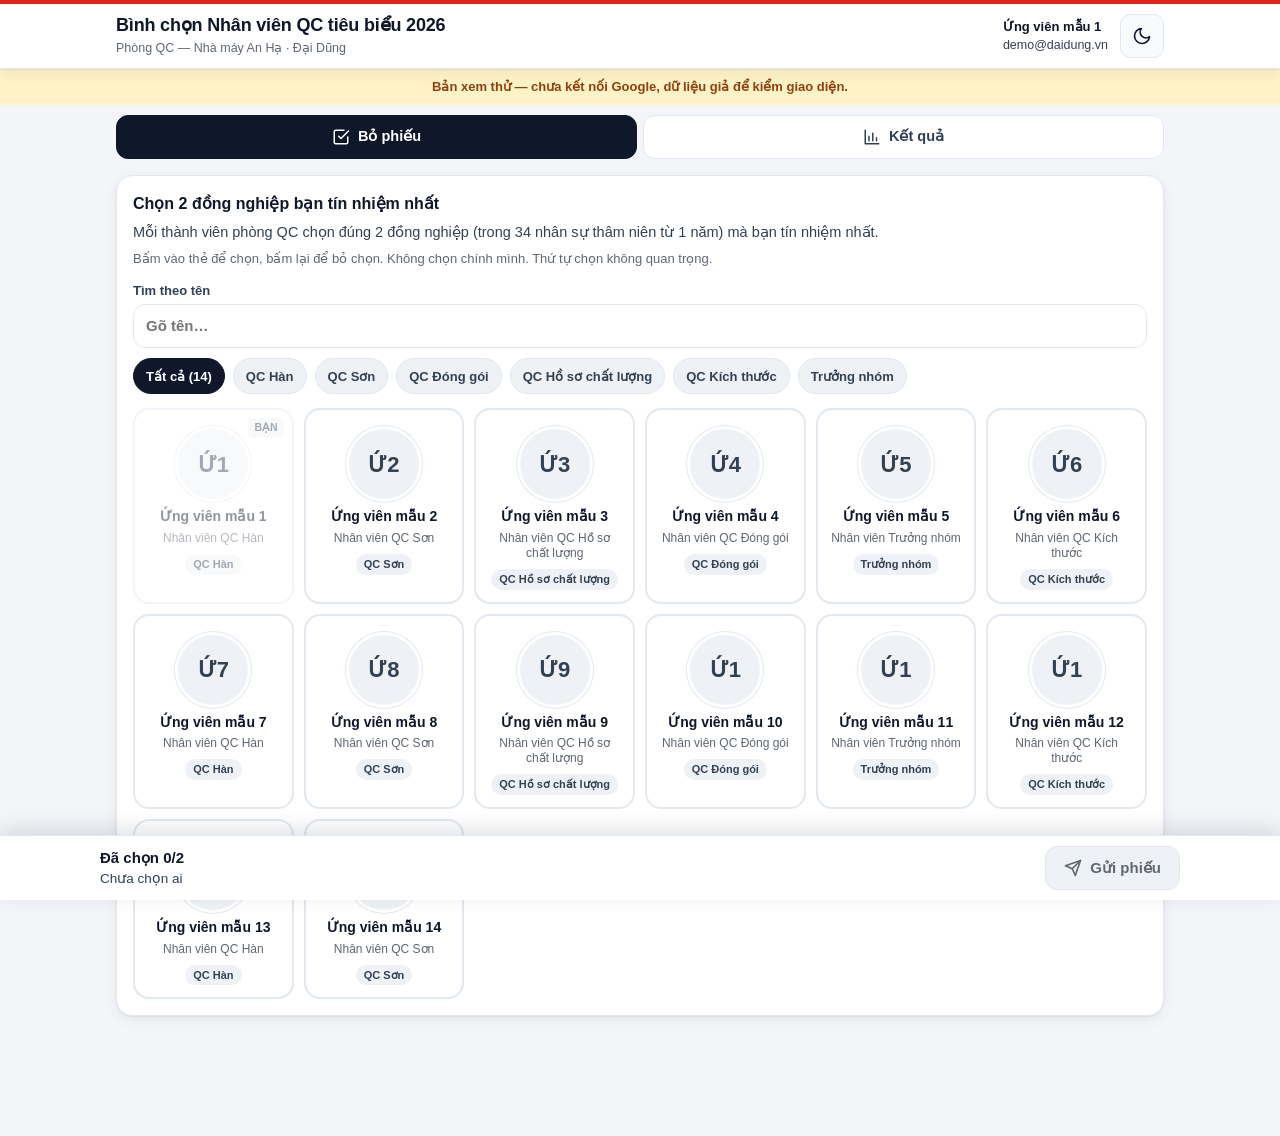
<file: cong_cu_pc/binh_chon/binh_chon.html>
<!DOCTYPE html>
<html lang="vi" data-theme="light">
<head>
<meta charset="utf-8">
<meta name="viewport" content="width=device-width, initial-scale=1, viewport-fit=cover">
<title>Bình chọn QC An Hạ</title>
<!-- BINH CHON QC AN HA — giao dien web app (HtmlService). PHIEN_BAN khop BINH_CHON.gs '14/11 ban-1'.
     Chay trong Apps Script: google.script.run goi khoiDong / ganTen / ganNgoaiDanhSach / guiPhieu / layKetQua / layAnh.
     Mo truc tiep tep nay tren may (khong co google.script) → CHE DO XEM THU voi du lieu gia de kiem giao dien (ui_audit). -->
<style>
:root,[data-theme=light]{--bg:#F3F5F8;--surf:#FFFFFF;--surf2:#F8FAFC;--line:#E2E8F0;--ink:#0F172A;--ink2:#334155;--mut:#5F6772;--brand:#E2231A;--brandT:#B91C1C;--ok:#15803D;--okBg:#DCFCE7;--warnBg:#FEF3C7;--warnT:#92400E;--bar:#93C5FD;--barInk:#0F172A;--sel:#FEF2F2;--chip:#EEF2F7;--focus:#1D4ED8;--sh:0 1px 2px rgba(15,23,42,.06),0 4px 14px rgba(15,23,42,.06)}
[data-theme=dark]{--bg:#0B1220;--surf:#141C2B;--surf2:#1B2535;--line:#263244;--ink:#F1F5F9;--ink2:#CBD5E1;--mut:#A3B0C2;--brand:#E2231A;--brandT:#FF7A72;--ok:#4ADE80;--okBg:#14532D;--warnBg:#78350F;--warnT:#FDE68A;--bar:#1D4ED8;--barInk:#F1F5F9;--sel:#2A1518;--chip:#1F2A3C;--focus:#93C5FD;--sh:0 1px 2px rgba(0,0,0,.4)}
*{box-sizing:border-box}html{-webkit-text-size-adjust:100%}
body{margin:0;background:var(--bg);color:var(--ink);font:16px/1.5 -apple-system,"Segoe UI",Roboto,"Helvetica Neue",Arial,sans-serif}
button{font:inherit}
.wrap{max-width:1080px;margin:0 auto;padding:0 16px 120px}
header{position:sticky;top:0;z-index:20;background:var(--surf);border-bottom:1px solid var(--line);box-shadow:var(--sh)}
header::before{content:"";display:block;height:4px;background:var(--brand)}
.hd{max-width:1080px;margin:0 auto;padding:10px 16px;display:flex;gap:12px;align-items:center}
.hd .ttl{flex:1;min-width:0}
.hd h1{margin:0;font-size:18px;line-height:1.25;font-weight:800;letter-spacing:-.01em}
.hd .sub{margin:2px 0 0;font-size:12.5px;color:var(--mut);white-space:nowrap;overflow:hidden;text-overflow:ellipsis}
.me{display:flex;align-items:center;gap:8px;font-size:12.5px;color:var(--ink2);max-width:46%}
.me b{display:block;font-size:13px;color:var(--ink);white-space:nowrap;overflow:hidden;text-overflow:ellipsis}
.me span{display:block;white-space:nowrap;overflow:hidden;text-overflow:ellipsis}
.ib{width:44px;height:44px;border-radius:10px;border:1px solid var(--line);background:var(--surf2);color:var(--ink);display:inline-flex;align-items:center;justify-content:center;flex:none}
.ib svg{width:20px;height:20px;fill:none;stroke:currentColor;stroke-width:2;stroke-linecap:round;stroke-linejoin:round}
nav.tabs{display:flex;gap:6px;padding:10px 0 2px;position:sticky;top:69px;z-index:15;background:var(--bg)}
nav.tabs button{flex:1;min-height:44px;border:1px solid var(--line);background:var(--surf);color:var(--ink2);border-radius:12px;font-weight:700;font-size:14.5px;display:inline-flex;align-items:center;justify-content:center;gap:8px}
nav.tabs button[aria-selected=true]{background:var(--ink);color:var(--surf);border-color:var(--ink)}
[data-theme=dark] nav.tabs button[aria-selected=true]{background:#F1F5F9;color:#0B1220;border-color:#F1F5F9}
nav.tabs button svg{width:18px;height:18px;fill:none;stroke:currentColor;stroke-width:2;stroke-linecap:round;stroke-linejoin:round}
.card{background:var(--surf);border:1px solid var(--line);border-radius:16px;padding:16px;margin-top:14px;box-shadow:var(--sh)}
.card h2{margin:0 0 6px;font-size:16px;font-weight:800}
.lead{margin:0;color:var(--ink2);font-size:14.5px}
.note{font-size:13px;color:var(--mut);margin:6px 0 0}
.alert{border-radius:12px;padding:12px 14px;font-size:14px;margin-top:12px;display:flex;gap:10px;align-items:flex-start}
.alert.bad{background:var(--sel);color:var(--brandT);border:1px solid rgba(226,35,26,.35)}
.alert.ok{background:var(--okBg);color:var(--ok);border:1px solid rgba(21,128,61,.3)}
[data-theme=light] .alert.ok{color:#166534}
.alert.warn{background:var(--warnBg);color:var(--warnT)}
.alert svg{width:20px;height:20px;flex:none;fill:none;stroke:currentColor;stroke-width:2;stroke-linecap:round;stroke-linejoin:round;margin-top:1px}
.nut{min-height:44px;padding:0 18px;border-radius:12px;border:1px solid var(--line);background:var(--surf2);color:var(--ink);font-weight:700;font-size:15px;display:inline-flex;align-items:center;justify-content:center;gap:8px;transition:filter .15s,transform .15s}
.nut.pri{background:var(--brand);border-color:var(--brand);color:#fff}
.nut:disabled,.nut.pri:disabled{background:var(--chip);border-color:var(--line);color:var(--mut);cursor:not-allowed;filter:none}
.nut svg{width:18px;height:18px;fill:none;stroke:currentColor;stroke-width:2.2;stroke-linecap:round;stroke-linejoin:round}
.row{display:flex;gap:10px;flex-wrap:wrap;align-items:center}
.tools{display:flex;gap:10px;flex-wrap:wrap;margin-top:12px}
.tools label{flex:1 1 240px;display:flex;flex-direction:column;gap:4px;font-size:13px;color:var(--ink2);font-weight:600}
.tools input,.tools select{min-height:44px;border:1px solid var(--line);border-radius:12px;padding:0 12px;background:var(--surf);color:var(--ink);font:inherit;font-size:15px;width:100%}
.chips{display:flex;gap:8px;flex-wrap:wrap;margin-top:10px}
.chips button{min-height:36px;padding:0 12px;border-radius:999px;border:1px solid var(--line);background:var(--chip);color:var(--ink2);font-size:13px;font-weight:600}
.chips button[aria-pressed=true]{background:var(--ink);color:var(--surf);border-color:var(--ink)}
[data-theme=dark] .chips button[aria-pressed=true]{background:#F1F5F9;color:#0B1220}
@media (pointer:coarse){.chips button{min-height:44px}}
.grid{display:grid;grid-template-columns:repeat(auto-fill,minmax(150px,1fr));gap:10px;margin-top:14px}
.uv{position:relative;text-align:center;border:2px solid var(--line);background:var(--surf);border-radius:16px;padding:16px 10px 12px;color:var(--ink);display:flex;flex-direction:column;align-items:center;gap:6px;min-height:170px;transition:border-color .15s,background .15s,transform .15s;cursor:pointer}
.uv:hover{border-color:var(--ink2)}
.uv[aria-pressed=true]{border-color:var(--brand);background:var(--sel)}
.uv:disabled{opacity:.45;cursor:not-allowed}
.uv .av{width:76px;height:76px;border-radius:50%;object-fit:cover;background:var(--chip);border:3px solid var(--surf);box-shadow:0 0 0 1px var(--line);display:flex;align-items:center;justify-content:center;font-weight:800;font-size:22px;color:var(--ink2);overflow:hidden}
.uv .av img{width:100%;height:100%;object-fit:cover;display:block}
.uv b{font-size:14px;line-height:1.2;display:block}
.uv small{font-size:12px;color:var(--mut);line-height:1.25;display:block}
.uv .tag{font-size:11px;font-weight:700;color:var(--ink2);background:var(--chip);border-radius:999px;padding:2px 8px;margin-top:2px}
.uv .no{position:absolute;top:8px;left:8px;width:28px;height:28px;border-radius:50%;background:var(--brand);color:#fff;font-weight:800;font-size:14px;display:none;align-items:center;justify-content:center}
.uv[aria-pressed=true] .no{display:inline-flex}
.uv .me-tag{position:absolute;top:8px;right:8px;font-size:10.5px;font-weight:800;color:var(--ink2);background:var(--chip);border-radius:6px;padding:2px 6px}
.dock{position:fixed;left:0;right:0;bottom:0;z-index:30;background:var(--surf);border-top:1px solid var(--line);box-shadow:0 -6px 20px rgba(15,23,42,.12);padding:10px 16px calc(10px + env(safe-area-inset-bottom))}
.dock .in{max-width:1080px;margin:0 auto;display:flex;gap:12px;align-items:center}
.dock .st{flex:1;min-width:0;font-size:13.5px;color:var(--ink2)}
.dock .st b{display:block;font-size:15px;color:var(--ink)}
.dock .st span{display:block;white-space:nowrap;overflow:hidden;text-overflow:ellipsis}
.kpis{display:grid;grid-template-columns:repeat(auto-fit,minmax(150px,1fr));gap:10px;margin-top:14px}
.kpi{background:var(--surf);border:1px solid var(--line);border-radius:16px;padding:14px 16px;box-shadow:var(--sh)}
.kpi .l{font-size:12.5px;color:var(--mut);font-weight:600}
.kpi .v{font-size:30px;font-weight:900;line-height:1.1;letter-spacing:-.02em;margin-top:2px}
.kpi .v small{font-size:14px;color:var(--mut);font-weight:700}
.kpi .s{font-size:12.5px;color:var(--ink2);margin-top:2px;white-space:nowrap;overflow:hidden;text-overflow:ellipsis}
.live{display:flex;gap:10px;align-items:center;flex-wrap:wrap;justify-content:space-between;margin-top:14px}
.live .dot{display:inline-block;width:10px;height:10px;border-radius:50%;background:var(--ok);margin-right:6px;vertical-align:-1px;box-shadow:0 0 0 3px rgba(21,128,61,.2)}
.live .dot.off{background:var(--mut);box-shadow:none}
.live p{margin:0;font-size:13.5px;color:var(--ink2)}
.rank{list-style:none;margin:12px 0 0;padding:0;display:flex;flex-direction:column;gap:8px}
.rank li{display:grid;grid-template-columns:34px 52px 1fr;gap:10px;align-items:center;background:var(--surf);border:1px solid var(--line);border-radius:14px;padding:8px 10px}
.rank .h{width:34px;height:34px;border-radius:10px;background:var(--chip);color:var(--ink2);font-weight:800;font-size:14px;display:inline-flex;align-items:center;justify-content:center}
.rank li[data-h="1"] .h{background:#F59E0B;color:#111827}.rank li[data-h="2"] .h{background:#CBD5E1;color:#111827}.rank li[data-h="3"] .h{background:#D6A270;color:#111827}
.rank .av{width:52px;height:52px;border-radius:50%;background:var(--chip);display:flex;align-items:center;justify-content:center;font-weight:800;color:var(--ink2);overflow:hidden;font-size:15px}
.rank .av img{width:100%;height:100%;object-fit:cover;display:block}
.rank .bd{min-width:0}
.rank .nm{display:flex;justify-content:space-between;gap:8px;align-items:baseline}
.rank .nm b{font-size:14.5px;line-height:1.2}
.rank .nm span{font-size:12px;color:var(--mut);white-space:nowrap;flex:none}
.rank .bar{position:relative;height:24px;border-radius:7px;background:var(--surf2);border:1px solid var(--line);overflow:hidden;margin-top:4px}
.rank .bar i{position:absolute;inset:0 auto 0 0;background:var(--bar);border-radius:6px;transition:width .5s ease;min-width:2px}
.rank .bar em{position:absolute;inset:0;display:flex;align-items:center;padding:0 8px;font-style:normal;font-size:12.5px;font-weight:800;color:var(--ink)}
.rank li.toi{outline:2px dashed var(--brandT);outline-offset:-2px}
details.adm{margin-top:14px;background:var(--surf);border:1px solid var(--line);border-radius:14px;padding:10px 14px}
details.adm summary{font-weight:700;cursor:pointer;min-height:36px;display:flex;align-items:center}
details.adm ul{columns:2;font-size:14px;margin:6px 0 0;padding-left:20px}
@media (max-width:520px){details.adm ul{columns:1}}
.pick{display:grid;grid-template-columns:repeat(auto-fill,minmax(200px,1fr));gap:8px;margin-top:12px;max-height:52vh;overflow:auto;padding:2px}
.pick button{min-height:48px;text-align:left;border:1px solid var(--line);background:var(--surf2);color:var(--ink);border-radius:12px;padding:8px 12px;font-weight:600;font-size:14px}
.pick button small{display:block;font-weight:400;color:var(--mut);font-size:12px}
.banner{background:var(--warnBg);color:var(--warnT);font-size:13px;padding:8px 16px;text-align:center;font-weight:600}
.sr{position:absolute;width:1px;height:1px;overflow:hidden;clip:rect(0 0 0 0)}
.center{display:flex;align-items:center;justify-content:center;flex-direction:column;gap:10px;padding:30px 0;color:var(--mut)}
.spin{width:28px;height:28px;border-radius:50%;border:3px solid var(--line);border-top-color:var(--brand);animation:sp .8s linear infinite}
@keyframes sp{to{transform:rotate(360deg)}}
.done{text-align:center;padding:10px 0 4px}
.done .ck{width:64px;height:64px;border-radius:50%;background:var(--okBg);color:var(--ok);display:inline-flex;align-items:center;justify-content:center;margin-bottom:8px}
[data-theme=light] .done .ck{color:#166534}
.done .ck svg{width:34px;height:34px;fill:none;stroke:currentColor;stroke-width:2.5;stroke-linecap:round;stroke-linejoin:round}
.done h2{font-size:20px;margin:4px 0}
.picked{display:flex;gap:10px;justify-content:center;flex-wrap:wrap;margin:12px 0}
.picked .p{display:flex;align-items:center;gap:8px;background:var(--surf2);border:1px solid var(--line);border-radius:999px;padding:6px 14px 6px 6px;font-weight:700;font-size:14px}
.picked .p .av{width:36px;height:36px;border-radius:50%;background:var(--chip);overflow:hidden;display:inline-flex;align-items:center;justify-content:center;font-size:13px;color:var(--ink2)}
.picked .p .av img{width:100%;height:100%;object-fit:cover;display:block}
[hidden]{display:none!important}
</style>
<style id="uxpm">
/* ==== ux-pro-max (02/11/2026): lop chung theo skill ui-ux-pro-max — chi them, khong doi bo cuc ==== */
:focus-visible{outline:2px solid currentColor;outline-offset:2px}
button,select,summary,[role=button],[onclick],label[for]{cursor:pointer}
button:active,[role=button]:active{filter:brightness(.92)}
@media (prefers-reduced-motion:reduce){*,*::before,*::after{animation-duration:.01ms!important;animation-iteration-count:1!important;transition-duration:.01ms!important;scroll-behavior:auto!important}}
@media (pointer:coarse){button,select,input:not([type=checkbox]):not([type=radio]):not([type=range]),textarea{min-height:44px}}
/* qc.html — tuong phan WCAG AA (do bang skill ui-ux-pro-max + Playwright) */
[data-theme=dark]{--fd:#2DD4BF;--f:#60A5FA;--p:#4ADE80}
[data-theme=dark] .kpi.a .v{color:#94A3B8}
[data-theme=light] .dd-btn{color:#B42318}
.qf,.seg button{min-height:24px}
.uxi{display:inline-flex;width:1.05em;height:1.05em;vertical-align:-.16em;flex:none}.uxi svg{width:100%;height:100%;fill:none;stroke:currentColor;stroke-width:2;stroke-linecap:round;stroke-linejoin:round}
[data-theme=light] [style*="color:#eab308"]{color:#A16207!important}
[data-theme=light] [style*="color:#f97316"]{color:#C2410C!important}
[data-theme=light] [style*="color:#16a34a"]{color:#15803D!important}
[data-theme=light] [style*="color:#dc2626"],[data-theme=light] [style*="color:#DC2626"]{color:#B91C1C!important}
[data-theme=dark] .view [style*="color:#dc2626"],[data-theme=dark] .view [style*="color:#DC2626"]{color:#F87171!important}
[data-theme=dark] .view [style*="color:#2563eb"],[data-theme=dark] .view [style*="color:#2563EB"]{color:#60A5FA!important}
[data-theme=dark] .view [style*="color:#0e7490"]{color:#22D3EE!important}
[data-theme=dark] .view [style*="color:#888"]{color:#A3B0A8!important}
[data-theme=dark] #dcMain a:not([class]),[data-theme=dark] #dcNav a:not([class]){color:#93C5FD}
[data-theme=dark] .tag[style*="background:var(--bad)"]{color:#3b0a0a!important}
[data-theme=light] .nav-item.active small{color:#fff}
[data-theme=light] [style*="color:#888"]{color:#5f6772!important}
[data-theme=light]{--muted:#5f6772}
[data-theme=dark]{--muted:#A3B0A8}
[data-theme=light]{--pzok:#14532d;--pzy:#713f12;--pzo:#7c2d12;--pzr:#7f1d1d}
[data-theme=dark]{--pzok:#4ade80;--pzy:#facc15;--pzo:#fb923c;--pzr:#f87171}
.uxdot{display:inline-block;width:.62em;height:.62em;border-radius:50%;vertical-align:.05em;margin:0 .15em}.uxdot.rong{background:transparent;border:1.5px solid #9CA3AF}

@media (pointer:coarse){.qf,.seg button,.dd-btn,.sb-btn{min-height:44px}}
[data-theme=light]{--w:#B45309;--warn:#955409}
[data-theme=dark] .seg button.on,[data-theme=dark] .qf.on,[data-theme=dark] .sb-btn.pri,[data-theme=dark] .dd-btn:hover,[data-theme=dark] .dnav:hover:not(:disabled){color:#052e1c}
[data-theme=light] .nav-item small,[data-theme=light] .nav-foot{color:#5f6772}
[data-theme=light] .brand-sub{color:#5f6772}
/* 02/11/2026 — soat tung tab (02,04,06,07…): mau khau/mau trang thai dung lam CHU dam/sang hon theo theme; to bieu do giu nguyen */
[data-theme=light] .view [style*="color:#F59E0B" i]{color:#B45309!important}
[data-theme=light] .view [style*="color:#16A34A" i],[data-theme=light] .view [style*="color:#2e9e63" i]{color:#15803D!important}
[data-theme=light] .view [style*="color:#0D9488" i]{color:#0F766E!important}
[data-theme=light] .view .tag.g,[data-theme=light] .view .kst.ok{color:#166534}
[data-theme=dark] .view [style*="color:#0D9488" i]{color:#2DD4BF!important}
[data-theme=dark] .view [style*="color:#2e9e63" i],[data-theme=dark] .view [style*="color:#15803d" i]{color:#4ADE80!important}
[data-theme=dark] .view [style*="color:#b91c1c" i]{color:#F87171!important}
.view [style*="background:#c3ccd6"]{color:#1f2937!important}
[data-theme=dark] .btn:not(.sec){color:#052e1c}
[data-theme=dark] .view a:not([class]){color:#93C5FD}
[data-theme=light] .view [style*="background:var(--rowH)"][style*="color:var(--acc)"]{color:#B91C1C!important}
</style>
</head>
<body>
<header>
  <div class="hd">
    <div class="ttl"><h1 id="tieuDe">Bình chọn QC An Hạ</h1><p class="sub" id="donVi">Phòng QC — Nhà máy An Hạ</p></div>
    <div class="me" id="meBox" hidden><div><b id="meTen"></b><span id="meEmail"></span></div></div>
    <button class="ib" id="btnTheme" type="button" aria-label="Đổi giao diện sáng / tối" title="Sáng / tối"><svg viewBox="0 0 24 24"><path d="M21 12.8A9 9 0 1 1 11.2 3a7 7 0 0 0 9.8 9.8Z"/></svg></button>
  </div>
</header>
<div class="banner" id="banner" hidden>Bản xem thử — chưa kết nối Google, dữ liệu giả để kiểm giao diện.</div>
<main class="wrap">
  <nav class="tabs" role="tablist" aria-label="Chọn trang">
    <button type="button" role="tab" id="tabBau" aria-selected="true" aria-controls="vBau"><svg viewBox="0 0 24 24"><path d="M9 11l3 3L22 4"/><path d="M21 12v7a2 2 0 0 1-2 2H5a2 2 0 0 1-2-2V5a2 2 0 0 1 2-2h11"/></svg>Bỏ phiếu</button>
    <button type="button" role="tab" id="tabKq" aria-selected="false" aria-controls="vKq"><svg viewBox="0 0 24 24"><path d="M3 3v18h18"/><path d="M8 17V11M13 17V7M18 17v-4"/></svg>Kết quả</button>
  </nav>

  <section id="vBau" role="tabpanel" aria-labelledby="tabBau">
    <div class="card" id="cardLoad"><div class="center"><div class="spin" aria-hidden="true"></div><p>Đang tải danh sách…</p></div></div>

    <div class="card" id="cardLoi" hidden>
      <h2>Không mở được trang bình chọn</h2>
      <div class="alert bad" role="alert"><svg viewBox="0 0 24 24"><path d="M10.3 3.9 1.8 18a2 2 0 0 0 1.7 3h17a2 2 0 0 0 1.7-3L13.7 3.9a2 2 0 0 0-3.4 0Z"/><path d="M12 9v4M12 17h.01"/></svg><span id="loiTxt"></span></div>
      <p class="note">Hãy đăng nhập Google bằng <b>email công ty @daidung.vn</b> (nếu máy đang đăng nhập nhiều tài khoản, mở link bằng cửa sổ ẩn danh rồi đăng nhập email công ty).</p>
    </div>

    <div class="card" id="cardChonTen" hidden>
      <h2>Bạn là ai?</h2>
      <p class="lead">Lần đầu vào trang, hãy chọn đúng tên của mình. Email <b id="ctEmail"></b> sẽ được gắn với tên này, các lần sau không cần chọn lại.</p>
      <div class="tools"><label>Tìm tên<input id="ctTim" type="search" placeholder="Gõ vài chữ của tên…" autocomplete="off"></label></div>
      <div class="pick" id="ctList"></div>
      <div id="ctNgoai" hidden><p class="note" style="margin-top:12px">Không thấy tên mình? Tự khai họ tên (quản trị sẽ kiểm tra lại):</p>
        <div class="row" style="margin-top:6px"><label style="flex:1 1 240px;font-size:13px;font-weight:600;color:var(--ink2)">Họ và tên<input id="ctHoTen" type="text" placeholder="VD: Nguyễn Văn A" style="display:block;width:100%;min-height:44px;border:1px solid var(--line);border-radius:12px;padding:0 12px;background:var(--surf);color:var(--ink);font:inherit;font-size:15px;margin-top:4px"></label><button class="nut" type="button" id="ctBtnNgoai">Dùng tên này</button></div></div>
      <div id="ctAlert"></div>
    </div>

    <div class="card" id="cardDong" hidden>
      <h2>Đợt bình chọn đang đóng</h2>
      <div class="alert warn" role="status"><svg viewBox="0 0 24 24"><circle cx="12" cy="12" r="9"/><path d="M12 7v5l3 2"/></svg><span id="dongTxt"></span></div>
      <p class="note">Bạn vẫn có thể xem kết quả ở trang <b>Kết quả</b> (nếu được mở).</p>
    </div>

    <div class="card" id="cardXong" hidden>
      <div class="done"><div class="ck" aria-hidden="true"><svg viewBox="0 0 24 24"><path d="m5 12 5 5L20 7"/></svg></div>
        <h2>Đã ghi nhận phiếu của bạn</h2>
        <p class="lead" id="xongLuc"></p>
        <div class="picked" id="xongChon"></div>
        <div class="row" style="justify-content:center"><button class="nut pri" type="button" id="btnXemKq"><svg viewBox="0 0 24 24"><path d="M3 3v18h18"/><path d="M8 17V11M13 17V7M18 17v-4"/></svg>Xem kết quả</button><button class="nut" type="button" id="btnSua" hidden>Sửa phiếu</button></div>
        <p class="note" id="xongGhiChu"></p></div>
    </div>

    <div class="card" id="cardBau" hidden>
      <h2 id="bauH2">Chọn 2 đồng nghiệp bạn tín nhiệm nhất</h2>
      <p class="lead" id="moTa"></p>
      <p class="note">Bấm vào thẻ để chọn, bấm lại để bỏ chọn. Không chọn chính mình. Thứ tự chọn không quan trọng.</p>
      <div class="tools">
        <label>Tìm theo tên<input id="timUv" type="search" placeholder="Gõ tên…" autocomplete="off"></label>
      </div>
      <div class="chips" id="nhomChips" role="group" aria-label="Lọc theo nhóm"></div>
      <div class="grid" id="gridUv"></div>
      <div id="bauAlert"></div>
    </div>
  </section>

  <section id="vKq" role="tabpanel" aria-labelledby="tabKq" hidden>
    <div class="card" id="kqAn" hidden><h2>Kết quả đang ẩn</h2><p class="lead" id="kqAnTxt"></p></div>
    <div id="kqBox" hidden>
      <div class="kpis">
        <div class="kpi"><div class="l">Đã nộp phiếu</div><div class="v"><span id="kDaNop">0</span><small> / <span id="kTong">0</span></small></div><div class="s" id="kDaNopS">0% tập thể phòng QC</div></div>
        <div class="kpi"><div class="l">Tổng lượt chọn</div><div class="v" id="kLuot">0</div><div class="s" id="kLuotS">mỗi phiếu chọn 2 người</div></div>
        <div class="kpi"><div class="l">Dẫn đầu</div><div class="v" id="kTop" style="font-size:20px">—</div><div class="s" id="kTopS">—</div></div>
        <div class="kpi"><div class="l">Trạng thái</div><div class="v" id="kTT" style="font-size:20px">—</div><div class="s" id="kTTS">—</div></div>
      </div>
      <div class="live">
        <p role="status" aria-live="polite" aria-atomic="true"><span class="dot" id="liveDot" aria-hidden="true"></span><span id="liveTxt">Đang tải kết quả…</span></p>
        <div class="row"><button class="nut" type="button" id="btnTuDong" aria-pressed="true">Tự cập nhật: BẬT</button><button class="nut" type="button" id="btnLamMoi"><svg viewBox="0 0 24 24"><path d="M21 12a9 9 0 1 1-3-6.7L21 8"/><path d="M21 3v5h-5"/></svg>Làm mới</button></div>
      </div>
      <ol class="rank" id="rank" aria-label="Xếp hạng số phiếu"></ol>
      <details class="adm" id="admBox" hidden><summary id="admSum">Chưa nộp phiếu</summary><ul id="admList"></ul><div class="row" style="margin-top:10px"><button class="nut" type="button" id="btnLamMoiAnh">Làm mới ảnh nhân sự</button></div></details>
    </div>
  </section>
</main>

<div class="dock" id="dock" hidden>
  <div class="in">
    <div class="st"><b id="dockDem" role="status" aria-live="polite" aria-atomic="true">Đã chọn 0/2</b><span id="dockTen">Chưa chọn ai</span></div>
    <button class="nut pri" type="button" id="btnGui" disabled><svg viewBox="0 0 24 24"><path d="m22 2-7 20-4-9-9-4Z"/><path d="M22 2 11 13"/></svg>Gửi phiếu</button>
  </div>
</div>

<script>
(function(){
'use strict';
/* ---------- cau noi voi Apps Script (hoac du lieu gia khi mo truc tiep) ---------- */
var DEMO=!(window.google&&google.script&&google.script.run);
function goi(fn){var args=[].slice.call(arguments,1);
  if(DEMO)return Promise.resolve(MOCK[fn].apply(null,args));
  return new Promise(function(ok,loi){var r=google.script.run.withSuccessHandler(ok).withFailureHandler(function(e){loi(new Error((e&&e.message||String(e)).replace(/^Error:\s*/,'')));});r[fn].apply(r,args);});}
var MOCK=(function(){var NH=['QC Kích thước','QC Hàn','QC Sơn','QC Hồ sơ chất lượng','QC Đóng gói','Trưởng nhóm'];
  var uv=[];for(var i=1;i<=14;i++)uv.push({m:'9000'+(i<10?'0'+i:i),ten:'Ứng viên mẫu '+i,cd:'Nhân viên '+NH[i%6],nhom:NH[i%6]});
  var phieu=null,dem={};uv.forEach(function(u,i){dem[u.m]=[7,6,6,5,4,4,3,2,2,1,1,0,0,0][i];});
  function kq(){var t=0;uv.forEach(function(u){t+=dem[u.m];});var ds=uv.map(function(u){return{m:u.m,ten:u.ten,nhom:u.nhom,cd:u.cd,sp:dem[u.m],pct:t?Math.round(dem[u.m]*1000/t)/10:0};}).sort(function(a,b){return b.sp-a.sp;});
    var h=0,tr=null;ds.forEach(function(d,i){if(d.sp!==tr){h=i+1;tr=d.sp;}d.hang=h;});
    return{an:false,luc:new Date().toISOString(),tongPhieu:t,daNop:Math.round(t/2),tongNguoi:57,soChon:2,ds:ds,trangThai:{mo:true,lyDo:''},chuaNop:['Người mẫu A','Người mẫu B','Người mẫu C']};}
  return{khoiDong:function(){return{ok:true,pb:'demo',email:'demo@daidung.vn',quanTri:true,ch:{tieuDe:'Bình chọn Nhân viên QC tiêu biểu 2026',moTa:'Mỗi thành viên phòng QC chọn đúng 2 đồng nghiệp (trong 34 nhân sự thâm niên từ 1 năm) mà bạn tín nhiệm nhất.',donVi:'Phòng QC — Nhà máy An Hạ · Đại Dũng',soChon:2,choSua:true,ngoaiDS:true,hienKQ:'MOI_NGUOI',hanChot:''},uv:uv,toi:{msnv:'900001',ten:'Ứng viên mẫu 1'},phieu:phieu,kq:kq(),trangThai:{mo:true,lyDo:''}};},
    guiPhieu:function(chon){chon.forEach(function(m){dem[m]++;});phieu={luc:new Date().toISOString(),chon:chon,ten:chon.map(function(m){return uv.filter(function(u){return u.m===m;})[0].ten;}),lan:1};return{ok:true,phieu:phieu,kq:kq()};},
    layKetQua:kq,layAnh:function(){return{};},ganTen:function(m){return{ok:true,toi:{msnv:m,ten:'Người mẫu'}};},ganNgoaiDanhSach:function(t){return{ok:true,toi:{msnv:'',ten:t}};},lamMoiAnh:function(){return'OK';}};})();

/* ---------- trang thai ---------- */
var S={ch:null,uv:[],toi:null,phieu:null,kq:null,quanTri:false,email:'',chon:[],anh:{},nhom:'',tim:'',tuDong:true,timer:0,trangThai:{mo:true}};
var $=function(id){return document.getElementById(id);};
function esc(s){return String(s==null?'':s).replace(/[&<>"']/g,function(c){return{'&':'&amp;','<':'&lt;','>':'&gt;','"':'&quot;',"'":'&#39;'}[c];});}
function kd(s){return String(s||'').normalize('NFD').replace(/[̀-ͯ]/g,'').replace(/đ/g,'d').replace(/Đ/g,'D').toLowerCase();}
function tenNgan(t){var p=String(t||'').trim().split(/\s+/);return p.length>2?p.slice(-2).join(' '):t;}
function chuCai(t){var p=String(t||'').trim().split(/\s+/);return((p[0]||'')[0]||'')+((p[p.length-1]||'')[0]||'');}
function pc(x){return String(x).replace('.',',');}
function gio(iso){var d=new Date(iso);if(isNaN(d))return String(iso||'');var z=function(n){return(n<10?'0':'')+n;};return z(d.getHours())+':'+z(d.getMinutes())+':'+z(d.getSeconds())+' '+z(d.getDate())+'/'+z(d.getMonth()+1);}
function avHTML(m,ten,cls){var a=S.anh[m];return'<span class="av '+(cls||'')+'" aria-hidden="true">'+(a?'<img src="'+a+'" alt="">':esc(chuCai(ten)))+'</span>';}
function alertHTML(loai,txt){var ic=loai==='ok'?'<path d="m5 12 5 5L20 7"/>':'<path d="M10.3 3.9 1.8 18a2 2 0 0 0 1.7 3h17a2 2 0 0 0 1.7-3L13.7 3.9a2 2 0 0 0-3.4 0Z"/><path d="M12 9v4M12 17h.01"/>';
  return'<div class="alert '+loai+'" role="'+(loai==='bad'?'alert':'status')+'"><svg viewBox="0 0 24 24">'+ic+'</svg><span>'+esc(txt)+'</span></div>';}

/* ---------- theme ---------- */
(function(){var t='';try{t=localStorage.getItem('bc_theme')||'';}catch(e){}
  if(!t&&window.matchMedia&&matchMedia('(prefers-color-scheme: dark)').matches)t='dark';
  if(t)document.documentElement.setAttribute('data-theme',t);
  $('btnTheme').addEventListener('click',function(){var n=document.documentElement.getAttribute('data-theme')==='dark'?'light':'dark';document.documentElement.setAttribute('data-theme',n);try{localStorage.setItem('bc_theme',n);}catch(e){}});})();

/* ---------- dieu huong ---------- */
function go(v){var kq=v==='kq';$('vBau').hidden=kq;$('vKq').hidden=!kq;$('tabBau').setAttribute('aria-selected',String(!kq));$('tabKq').setAttribute('aria-selected',String(kq));
  $('dock').hidden=kq||!$('cardBau')||$('cardBau').hidden;
  if(location.hash!==(kq?'#kq':'#bau')){try{history.replaceState(null,'',kq?'#kq':'#bau');}catch(e){}}
  if(kq){taiKq();batTimer();}else{tatTimer();}
  window.scrollTo(0,0);}
$('tabBau').addEventListener('click',function(){go('bau');});$('tabKq').addEventListener('click',function(){go('kq');});
$('btnXemKq').addEventListener('click',function(){go('kq');});

/* ---------- khoi dong ---------- */
function khoiDong(){
  if(DEMO)$('banner').hidden=false;
  goi('khoiDong').then(function(r){
    S.ch=r.ch||{};S.uv=r.uv||[];S.email=r.email||'';S.quanTri=!!r.quanTri;S.toi=r.toi||null;S.phieu=r.phieu||null;S.kq=r.kq||null;S.trangThai=r.trangThai||{mo:true};
    $('tieuDe').textContent=S.ch.tieuDe||'Bình chọn QC An Hạ';document.title=S.ch.tieuDe||document.title;$('donVi').textContent=S.ch.donVi||'';
    $('moTa').textContent=S.ch.moTa||'';$('bauH2').textContent='Chọn '+S.ch.soChon+' đồng nghiệp bạn tín nhiệm nhất';
    $('kLuotS').textContent='mỗi phiếu chọn '+S.ch.soChon+' người';
    $('cardLoad').hidden=true;
    if(!r.ok){ $('cardLoi').hidden=false;$('loiTxt').textContent=r.loi==='KHONG_EMAIL'?'Hệ thống không đọc được email đăng nhập của bạn.':String(r.loi||'Lỗi không rõ');return;}
    if(S.email){$('meBox').hidden=false;$('meEmail').textContent=S.email;$('meTen').textContent=S.toi?S.toi.ten:'Chưa chọn tên';}
    if(!S.toi){hienChonTen(r.chuaGan||[]);return;}
    hienBau();
    taiAnh(S.uv.map(function(u){return u.m;}));
    if(location.hash==='#kq')go('kq');
  }).catch(function(e){$('cardLoad').hidden=true;$('cardLoi').hidden=false;$('loiTxt').textContent=e.message;});}

/* ---------- chon ten (lan dau) ---------- */
function hienChonTen(ds){
  $('cardChonTen').hidden=false;$('ctEmail').textContent=S.email;$('ctNgoai').hidden=!S.ch.ngoaiDS;
  function ve(){var q=kd($('ctTim').value.trim());var box=$('ctList');box.innerHTML='';var n=0;
    ds.forEach(function(p){if(q&&kd(p.ten).indexOf(q)<0)return;n++;var b=document.createElement('button');b.type='button';b.dataset.m=p.msnv;b.innerHTML=esc(p.ten)+'<small>'+esc(p.cd||('MSNV '+p.msnv))+'</small>';box.appendChild(b);});
    if(!n){box.innerHTML='<p class="note">Không có tên khớp. Thử gõ ngắn hơn, hoặc tự khai bên dưới.</p>';}}
  ve();$('ctTim').addEventListener('input',ve);
  $('ctList').addEventListener('click',function(e){var b=e.target.closest('button[data-m]');if(!b)return;
    if(!confirm('Xác nhận bạn là: '+b.firstChild.textContent+' ?\nEmail '+S.email+' sẽ được gắn với tên này.'))return;
    khoaNut(b,true);goi('ganTen',b.dataset.m).then(function(r){S.toi=r.toi;$('meTen').textContent=S.toi.ten;$('cardChonTen').hidden=true;hienBau();taiAnh(S.uv.map(function(u){return u.m;}));})
      .catch(function(er){$('ctAlert').innerHTML=alertHTML('bad',er.message);khoaNut(b,false);});});
  $('ctBtnNgoai').addEventListener('click',function(){var t=$('ctHoTen').value.replace(/\s+/g,' ').trim();if(t.length<4){$('ctAlert').innerHTML=alertHTML('bad','Hãy nhập đầy đủ họ tên.');return;}
    if(!confirm('Dùng tên "'+t+'" cho email '+S.email+' ?'))return;
    goi('ganNgoaiDanhSach',t).then(function(r){S.toi=r.toi;$('meTen').textContent=S.toi.ten;$('cardChonTen').hidden=true;hienBau();taiAnh(S.uv.map(function(u){return u.m;}));}).catch(function(er){$('ctAlert').innerHTML=alertHTML('bad',er.message);});});}
function khoaNut(b,k){b.disabled=k;b.style.opacity=k?'.5':'';}

/* ---------- man hinh bo phieu ---------- */
function hienBau(){
  $('cardXong').hidden=true;$('cardBau').hidden=true;$('cardDong').hidden=true;$('dock').hidden=true;
  if(S.phieu){hienXong();return;}
  if(!S.trangThai.mo){$('cardDong').hidden=false;$('dongTxt').textContent=S.trangThai.lyDo||'Đợt bình chọn đã đóng.';return;}
  $('cardBau').hidden=false;$('dock').hidden=$('vBau').hidden;
  veChips();veGrid();capNhatDock();}
function hienXong(){
  $('cardXong').hidden=false;$('dock').hidden=true;
  $('xongLuc').textContent='Gửi lúc '+gio(S.phieu.luc)+(S.phieu.lan>1?' (lần gửi thứ '+S.phieu.lan+')':'')+'. Bạn đã chọn:';
  $('xongChon').innerHTML=S.phieu.chon.map(function(m,i){var u=S.uv.filter(function(x){return x.m===m;})[0];var ten=u?u.ten:(S.phieu.ten[i]||m);return'<span class="p">'+avHTML(m,ten)+esc(ten)+'</span>';}).join('');
  var sua=S.ch.choSua&&S.trangThai.mo;$('btnSua').hidden=!sua;
  $('xongGhiChu').textContent=sua?'Đổi ý? Bấm "Sửa phiếu" — phiếu mới sẽ THAY phiếu cũ, mỗi người vẫn chỉ tính 1 phiếu.':(S.trangThai.mo?'Đợt này không cho sửa phiếu sau khi gửi.':S.trangThai.lyDo);}
$('btnSua').addEventListener('click',function(){S.chon=S.phieu.chon.slice();S.phieu=null;hienBau();});

function nhomCua(){var m={};S.uv.forEach(function(u){if(u.nhom)m[u.nhom]=(m[u.nhom]||0)+1;});return Object.keys(m).sort(function(a,b){return m[b]-m[a]||a.localeCompare(b);});}
function veChips(){var box=$('nhomChips');box.innerHTML='';var all=document.createElement('button');all.type='button';all.textContent='Tất cả ('+S.uv.length+')';all.dataset.n='';all.setAttribute('aria-pressed',String(!S.nhom));box.appendChild(all);
  nhomCua().forEach(function(n){var b=document.createElement('button');b.type='button';b.dataset.n=n;b.textContent=n;b.setAttribute('aria-pressed',String(S.nhom===n));box.appendChild(b);});}
$('nhomChips').addEventListener('click',function(e){var b=e.target.closest('button');if(!b)return;S.nhom=b.dataset.n||'';veChips();veGrid();});
$('timUv').addEventListener('input',function(){S.tim=kd(this.value.trim());veGrid();});

function laToi(u){if(!S.toi)return false;if(S.toi.msnv&&u.m===S.toi.msnv)return true;return kd(u.ten).replace(/[^a-z0-9]+/g,' ').trim()===kd(S.toi.ten).replace(/[^a-z0-9]+/g,' ').trim();}
function veGrid(){var g=$('gridUv');g.innerHTML='';var n=0;
  S.uv.forEach(function(u){if(S.nhom&&u.nhom!==S.nhom)return;if(S.tim&&kd(u.ten).indexOf(S.tim)<0&&kd(u.cd).indexOf(S.tim)<0)return;n++;
    var b=document.createElement('button');b.type='button';b.className='uv';b.dataset.m=u.m;var idx=S.chon.indexOf(u.m);var toi=laToi(u);
    b.setAttribute('aria-pressed',String(idx>=0));b.setAttribute('aria-label',u.ten+(toi?' (bạn)':'')+(idx>=0?', đã chọn':''));if(toi)b.disabled=true;
    b.innerHTML='<span class="no" aria-hidden="true">'+(idx>=0?idx+1:'')+'</span>'+(toi?'<span class="me-tag">BẠN</span>':'')+avHTML(u.m,u.ten)+'<b>'+esc(u.ten)+'</b><small>'+esc(u.cd||'')+'</small>'+(u.nhom?'<span class="tag">'+esc(u.nhom)+'</span>':'');
    g.appendChild(b);});
  if(!n)g.innerHTML='<p class="note">Không có ai khớp bộ lọc. Xoá ô tìm hoặc chọn "Tất cả".</p>';}
$('gridUv').addEventListener('click',function(e){var b=e.target.closest('button.uv');if(!b||b.disabled)return;var m=b.dataset.m,i=S.chon.indexOf(m);
  if(i>=0)S.chon.splice(i,1);else{if(S.chon.length>=S.ch.soChon){$('bauAlert').innerHTML=alertHTML('warn','Bạn chỉ được chọn '+S.ch.soChon+' người. Bỏ chọn một người trước khi chọn người khác.');setTimeout(function(){$('bauAlert').innerHTML='';},3500);return;}S.chon.push(m);}
  $('bauAlert').innerHTML='';veGrid();capNhatDock();});
function capNhatDock(){var n=S.chon.length,N=S.ch.soChon;$('dockDem').textContent='Đã chọn '+n+'/'+N+(n===N?' — sẵn sàng gửi':'');
  var ten=S.chon.map(function(m){var u=S.uv.filter(function(x){return x.m===m;})[0];return u?tenNgan(u.ten):m;});$('dockTen').textContent=ten.length?ten.join(' · '):'Chưa chọn ai';$('btnGui').disabled=n!==N;}
$('btnGui').addEventListener('click',function(){if(S.chon.length!==S.ch.soChon)return;
  var ten=S.chon.map(function(m){return(S.uv.filter(function(x){return x.m===m;})[0]||{}).ten||m;});
  if(!confirm('Gửi phiếu bình chọn cho:\n• '+ten.join('\n• ')+'\n\nXác nhận?'))return;
  var b=$('btnGui');b.disabled=true;b.textContent='Đang gửi…';
  goi('guiPhieu',S.chon).then(function(r){S.phieu=r.phieu;if(r.kq)S.kq=r.kq;S.chon=[];hienBau();b.innerHTML='<svg viewBox="0 0 24 24"><path d="m22 2-7 20-4-9-9-4Z"/><path d="M22 2 11 13"/></svg>Gửi phiếu';
    if(S.kq&&!S.kq.an)veKq();})
  .catch(function(e){$('bauAlert').innerHTML=alertHTML('bad',e.message);b.disabled=false;b.innerHTML='<svg viewBox="0 0 24 24"><path d="m22 2-7 20-4-9-9-4Z"/><path d="M22 2 11 13"/></svg>Gửi phiếu';
    if(/het han|da dong|đã đóng|hết hạn/i.test(e.message)){S.trangThai={mo:false,lyDo:e.message};}});});

/* ---------- anh nhan su (tai theo nhom 6, hien dan) ---------- */
function taiAnh(ms){ms=ms.filter(function(m){return!(m in S.anh);});if(!ms.length)return;var lo=ms.slice(0,6),con=ms.slice(6);
  goi('layAnh',lo).then(function(r){lo.forEach(function(m){S.anh[m]=(r&&r[m])||'';});capNhatAnhDOM();if(con.length)taiAnh(con);}).catch(function(){lo.forEach(function(m){S.anh[m]='';});if(con.length)taiAnh(con);});}
function capNhatAnhDOM(){document.querySelectorAll('[data-m]').forEach(function(el){var m=el.dataset.m,a=S.anh[m];if(!a)return;var av=el.querySelector('.av');if(av&&!av.querySelector('img')){av.innerHTML='<img src="'+a+'" alt="">';}});}

/* ---------- ket qua ---------- */
function taiKq(){goi('layKetQua').then(function(r){S.kq=r;veKq();}).catch(function(e){$('liveTxt').textContent='Lỗi tải kết quả: '+e.message;$('liveDot').classList.add('off');});}
function veKq(){var k=S.kq;if(!k)return;
  if(k.an){$('kqAn').hidden=false;$('kqBox').hidden=true;$('kqAnTxt').textContent=k.lyDo||'Kết quả sẽ hiện sau khi đợt bình chọn kết thúc.';return;}
  $('kqAn').hidden=true;$('kqBox').hidden=false;
  $('kDaNop').textContent=k.daNop;$('kTong').textContent=k.tongNguoi;$('kDaNopS').textContent=(k.tongNguoi?Math.round(k.daNop*100/k.tongNguoi):0)+'% tập thể phòng QC';
  $('kLuot').textContent=k.tongPhieu;
  var top=k.ds.filter(function(d){return d.hang===1&&d.sp>0;});
  $('kTop').textContent=top.length?top.map(function(d){return tenNgan(d.ten);}).join(', '):'—';$('kTopS').textContent=top.length?top[0].sp+' phiếu'+(top.length>1?' (đồng hạng)':'')+' · '+pc(top[0].pct)+'%':'Chưa có phiếu';
  $('kTT').textContent=k.trangThai&&k.trangThai.mo?'Đang mở':'Đã đóng';$('kTTS').textContent=k.trangThai&&k.trangThai.mo?(S.ch.hanChot?'Hạn chót '+gio(S.ch.hanChot):'Không giới hạn thời gian'):(k.trangThai&&k.trangThai.lyDo||'');
  var max=Math.max.apply(null,[1].concat(k.ds.map(function(d){return d.sp;})));
  var ol=$('rank');ol.innerHTML='';
  k.ds.forEach(function(d){var li=document.createElement('li');li.dataset.h=d.hang;li.dataset.m=d.m;if(S.toi&&(d.m===S.toi.msnv||laToi({m:d.m,ten:d.ten})))li.className='toi';
    li.innerHTML='<span class="h" aria-label="Hạng '+d.hang+'">'+d.hang+'</span>'+avHTML(d.m,d.ten)+'<div class="bd"><div class="nm"><b>'+esc(d.ten)+'</b><span>'+esc(d.nhom||'')+'</span></div><div class="bar" role="img" aria-label="'+d.sp+' phiếu, '+pc(d.pct)+'%"><i style="width:'+(d.sp?Math.max(3,Math.round(d.sp*100/max)):0)+'%"></i><em>'+d.sp+' phiếu · '+pc(d.pct)+'%</em></div></div>';
    ol.appendChild(li);});
  $('liveTxt').textContent='Cập nhật lúc '+gio(k.luc)+(S.tuDong?' · tự làm mới mỗi 10 giây':'');$('liveDot').classList.toggle('off',!S.tuDong);
  if(S.quanTri&&k.chuaNop){$('admBox').hidden=false;$('admSum').textContent='Quản trị · Chưa nộp phiếu: '+k.chuaNop.length+' người';$('admList').innerHTML=k.chuaNop.map(function(t){return'<li>'+esc(t)+'</li>';}).join('')||'<li>Tất cả đã nộp.</li>';}
  taiAnh(k.ds.map(function(d){return d.m;}));}
function batTimer(){tatTimer();if(!S.tuDong)return;S.timer=setInterval(function(){if(document.visibilityState==='visible'&&!$('vKq').hidden)taiKq();},10000);}
function tatTimer(){if(S.timer){clearInterval(S.timer);S.timer=0;}}
$('btnTuDong').addEventListener('click',function(){S.tuDong=!S.tuDong;this.setAttribute('aria-pressed',String(S.tuDong));this.textContent='Tự cập nhật: '+(S.tuDong?'BẬT':'TẮT');if(S.tuDong)batTimer();else tatTimer();if(S.kq)veKq();});
$('btnLamMoi').addEventListener('click',function(){$('liveTxt').textContent='Đang tải…';taiKq();});
$('btnLamMoiAnh').addEventListener('click',function(){var b=this;b.disabled=true;goi('lamMoiAnh').then(function(){S.anh={};taiAnh(S.uv.map(function(u){return u.m;}));b.disabled=false;}).catch(function(e){alert(e.message);b.disabled=false;});});
document.addEventListener('visibilitychange',function(){if(document.visibilityState==='visible'&&!$('vKq').hidden)taiKq();});

khoiDong();
})();
</script>
<script id="uxpmico">/* ux-pro-max (02/11/2026): doi emoji / ky hieu lam icon -> SVG ngay tren DOM hien thi. KHONG doi du lieu, chu copy/xuat file, bieu do, option, placeholder. */
(function(){var P={"alert": "<path d=\"M10.3 3.9 1.8 18a2 2 0 0 0 1.7 3h17a2 2 0 0 0 1.7-3L13.7 3.9a2 2 0 0 0-3.4 0Z\"/><path d=\"M12 9v4M12 17h.01\"/>", "search": "<circle cx=\"11\" cy=\"11\" r=\"7\"/><path d=\"m21 21-4.3-4.3\"/>", "okc": "<circle cx=\"12\" cy=\"12\" r=\"9\"/><path d=\"m8 12 3 3 5-6\"/>", "bell": "<path d=\"M6 8a6 6 0 0 1 12 0c0 7 3 9 3 9H3s3-2 3-9\"/><path d=\"M10.3 21a1.94 1.94 0 0 0 3.4 0\"/>", "folder": "<path d=\"M3 7a2 2 0 0 1 2-2h4l2 2h8a2 2 0 0 1 2 2v8a2 2 0 0 1-2 2H5a2 2 0 0 1-2-2Z\"/>", "chart": "<path d=\"M3 3v18h18\"/><path d=\"M8 17V11M13 17V7M18 17v-4\"/>", "file": "<path d=\"M14 3H6a2 2 0 0 0-2 2v14a2 2 0 0 0 2 2h12a2 2 0 0 0 2-2V9Z\"/><path d=\"M14 3v6h6\"/>", "files": "<path d=\"M15 2H8a2 2 0 0 0-2 2v12a2 2 0 0 0 2 2h10a2 2 0 0 0 2-2V7Z\"/><path d=\"M15 2v5h5\"/><path d=\"M4 7v13a2 2 0 0 0 2 2h9\"/>", "archive": "<rect x=\"3\" y=\"4\" width=\"18\" height=\"5\" rx=\"1\"/><path d=\"M5 9v10a2 2 0 0 0 2 2h10a2 2 0 0 0 2-2V9M10 13h4\"/>", "refresh": "<path d=\"M21 12a9 9 0 1 1-3-6.7L21 8\"/><path d=\"M21 3v5h-5\"/>", "siren": "<path d=\"M7.86 2h8.28L22 7.86v8.28L16.14 22H7.86L2 16.14V7.86Z\"/><path d=\"M12 8v4M12 16h.01\"/>", "map": "<path d=\"M9 4 3 6v14l6-2 6 2 6-2V4l-6 2Z\"/><path d=\"M9 4v14M15 6v14\"/>", "puzzle": "<rect x=\"4\" y=\"4\" width=\"7\" height=\"7\" rx=\"1\"/><rect x=\"13\" y=\"4\" width=\"7\" height=\"7\" rx=\"1\"/><rect x=\"4\" y=\"13\" width=\"7\" height=\"7\" rx=\"1\"/><rect x=\"13\" y=\"13\" width=\"7\" height=\"7\" rx=\"1\"/>", "repeat": "<path d=\"m17 2 4 4-4 4\"/><path d=\"M3 11v-1a4 4 0 0 1 4-4h14\"/><path d=\"m7 22-4-4 4-4\"/><path d=\"M21 13v1a4 4 0 0 1-4 4H3\"/>", "truck": "<path d=\"M3 6h11v10H3zM14 9h4l3 3v4h-7\"/><circle cx=\"7\" cy=\"18\" r=\"2\"/><circle cx=\"17\" cy=\"18\" r=\"2\"/>", "thumb": "<path d=\"M7 10v11H4V10Z\"/><path d=\"M7 10l4-8a3 3 0 0 1 3 3v4h5a2 2 0 0 1 2 2.3l-1.4 7A2 2 0 0 1 17.6 20H7\"/>", "monitor": "<rect x=\"2\" y=\"3\" width=\"20\" height=\"14\" rx=\"2\"/><path d=\"M8 21h8M12 17v4\"/>", "pin": "<path d=\"M12 17v5\"/><path d=\"M9 3h6l-1 5 3 3v2H7v-2l3-3Z\"/>", "note": "<path d=\"M14 3H6a2 2 0 0 0-2 2v14a2 2 0 0 0 2 2h12a2 2 0 0 0 2-2V9Z\"/><path d=\"M8 13h8M8 17h5\"/>", "link": "<path d=\"M10 13a5 5 0 0 0 7.5.5l3-3a5 5 0 0 0-7-7l-1.7 1.7\"/><path d=\"M14 11a5 5 0 0 0-7.5-.5l-3 3a5 5 0 0 0 7 7l1.7-1.7\"/>", "clip": "<rect x=\"8\" y=\"2\" width=\"8\" height=\"4\" rx=\"1\"/><path d=\"M16 4h2a2 2 0 0 1 2 2v14a2 2 0 0 1-2 2H6a2 2 0 0 1-2-2V6a2 2 0 0 1 2-2h2\"/>", "user": "<circle cx=\"12\" cy=\"8\" r=\"4\"/><path d=\"M4 21a8 8 0 0 1 16 0\"/>", "hourglass": "<path d=\"M6 2h12M6 22h12M7 2v4l5 6 5-6V2M7 22v-4l5-6 5 6v4\"/>", "alarm": "<circle cx=\"12\" cy=\"13\" r=\"8\"/><path d=\"M12 9v4l2 2M5 3 2 6M22 6l-3-3\"/>", "x": "<path d=\"M18 6 6 18M6 6l12 12\"/>", "rot": "<path d=\"M21 12a9 9 0 1 1-3-6.7L21 8\"/><path d=\"M21 3v5h-5\"/>", "menu": "<path d=\"M4 6h16M4 12h16M4 18h16\"/>", "pen": "<path d=\"M16.5 3.5a2.1 2.1 0 0 1 3 3L7 19l-4 1 1-4Z\"/>", "star": "<path fill=\"currentColor\" d=\"m12 2 3 6.5 7 .8-5.2 4.8 1.5 7L12 17.6 5.7 21.1l1.5-7L2 9.3l7-.8Z\"/>", "lr": "<path d=\"m8 7-5 5 5 5M16 7l5 5-5 5\"/>", "help": "<circle cx=\"12\" cy=\"12\" r=\"9\"/><path d=\"M9.1 9a3 3 0 0 1 5.8 1c0 2-3 3-3 3M12 17h.01\"/>"},M={"⚠️": "alert", "⚠": "alert", "🔍": "search", "✅": "okc", "🔔": "bell", "📁": "folder", "📊": "chart", "📄": "file", "📑": "files", "🗂️": "archive", "🗂": "archive", "🔄": "refresh", "🚨": "siren", "🗺️": "map", "🗺": "map", "🧩": "puzzle", "♻️": "repeat", "♻": "repeat", "🚚": "truck", "👍": "thumb", "🖥️": "monitor", "🖥": "monitor", "📌": "pin", "📝": "note", "🔗": "link", "📋": "clip", "👤": "user", "⏳": "hourglass", "⏰": "alarm", "✕": "x", "↻": "rot", "☰": "menu", "✎": "pen", "★": "star", "⇔": "lr", "❓": "help", "❔": "help"},DOT={"🔴": "#DC2626", "🟠": "#EA580C", "🟡": "#CA8A04", "🟢": "#16A34A", "🔵": "#2563EB", "⚪": "", "🟣": "#0E7490"};
var keys=Object.keys(M).concat(Object.keys(DOT)).sort(function(a,b){return b.length-a.length;});
var RX=new RegExp('('+keys.map(function(k){return k.replace(/[.*+?^${}()|[\]\\]/g,'\\$&');}).join('|')+')\\uFE0F?','g');
var SKIP={SCRIPT:1,STYLE:1,TEXTAREA:1,OPTION:1,SELECT:1,TITLE:1,NOSCRIPT:1,CODE:1,PRE:1};
function mk(k){var s=document.createElement('span');
  if(DOT.hasOwnProperty(k)){s.className='uxdot'+(DOT[k]?'':' rong');if(DOT[k])s.style.background=DOT[k];s.setAttribute('aria-hidden','true');return s;}
  s.className='uxi';s.setAttribute('aria-hidden','true');s.innerHTML='<svg viewBox="0 0 24 24">'+P[M[k]]+'</svg>';return s;}
function quet(root){if(!root)return;var w=document.createTreeWalker(root,NodeFilter.SHOW_TEXT,{acceptNode:function(n){var p=n.parentNode;if(!p||SKIP[p.nodeName]||p.closest&&p.closest('[contenteditable],svg,.uxi'))return 2;RX.lastIndex=0;return RX.test(n.nodeValue)?1:2;}}),ds=[],n;
  while(n=w.nextNode())ds.push(n);
  ds.forEach(function(t){var v=t.nodeValue,f=document.createDocumentFragment(),i=0,m;RX.lastIndex=0;
    while(m=RX.exec(v)){if(m.index>i)f.appendChild(document.createTextNode(v.slice(i,m.index)));f.appendChild(mk(m[1]));i=m.index+m[0].length;}
    if(i<v.length)f.appendChild(document.createTextNode(v.slice(i)));t.parentNode.replaceChild(f,t);});}
quet(document.body);
if(window.MutationObserver){var hang=[],tm=0;new MutationObserver(function(ms){ms.forEach(function(m){m.addedNodes.forEach(function(x){if(x.nodeType===1||x.nodeType===3)hang.push(x.nodeType===3?x.parentNode:x);});if(m.type==='characterData'&&m.target.parentNode)hang.push(m.target.parentNode);});
  clearTimeout(tm);tm=setTimeout(function(){var a=hang;hang=[];a.forEach(function(x){if(x&&x.isConnected)quet(x);});},30);}).observe(document.body,{childList:true,subtree:true,characterData:true});}
})();</script>
<script id="uxpmjs">/* ux-pro-max (02/11/2026): nhan cho o chua co nhan + ban phim cho phan tu bam duoc khong phai nut. Chi them thuoc tinh, khong doi hanh vi. */
(function(){var SEL='[onclick]:not(button):not(a):not(input):not(select):not(textarea):not(label),.clickable';
function chay(){
  document.querySelectorAll('select,input:not([type=hidden]),textarea').forEach(function(e){if(e.getAttribute('aria-label')||(e.labels&&e.labels.length)||e.closest('label'))return;
    var t=e.getAttribute('placeholder')||e.title||(e.tagName==='SELECT'&&e.options[0]?e.options[0].text.replace(/^[—\-\s]+|[—\-\s]+$/g,''):'');if(t)e.setAttribute('aria-label',t);});
  document.querySelectorAll(SEL).forEach(function(e){if(e.hasAttribute('tabindex'))return;e.setAttribute('tabindex','0');if(!e.getAttribute('role'))e.setAttribute('role','button');});}
document.addEventListener('keydown',function(e){var t=e.target;if((e.key==='Enter'||e.key===' ')&&t&&t.getAttribute&&t.getAttribute('role')==='button'&&!/^(BUTTON|A|INPUT|SELECT|TEXTAREA)$/.test(t.tagName)){e.preventDefault();t.click();}});
chay();if(window.MutationObserver){var k=0;new MutationObserver(function(){clearTimeout(k);k=setTimeout(chay,80);}).observe(document.body,{childList:true,subtree:true});}})();
</script>
</body></html>
</file>
<file: soche_core.css>
/* soche_core.css — SINH TỰ ĐỘNG. KHÔNG SỬA TAY. */
/* nt_core.css — kiểu dùng chung app Nghiệm thu Vật tư & Sơ chế (17/11 mau-giao-dien) */
:root{
  --bg:#f4f6f9;--panel:#ffffff;--panel2:#eef2f7;--fg:#142033;--muted:#4b5768;--line:#d5dce6;
  --brand:#E2231A;--pri:#1c4587;--prifg:#ffffff;--focus:#2563EB;
  --ok:#166534;--okbg:#dcfce7;--warn:#854d0e;--warnbg:#fef3c7;--bad:#b91c1c;--badbg:#fee2e2;--nfg:#334155;--nbg:#e6eaf0;
  --f-body:"Be Vietnam Pro",system-ui,-apple-system,"Segoe UI",Roboto,sans-serif;--f-mono:"JetBrains Mono",ui-monospace,Consolas,monospace;
  --r:10px;
}
@media (prefers-color-scheme:dark){:root:not([data-theme="light"]){
  --bg:#0e131a;--panel:#161d27;--panel2:#1d2632;--fg:#e7ecf3;--muted:#a7b2c1;--line:#2c3746;
  --brand:#ff5a52;--pri:#60A5FA;--prifg:#06213f;--focus:#93C5FD;
  --ok:#86efac;--okbg:#123222;--warn:#fcd34d;--warnbg:#3a2c0b;--bad:#fca5a5;--badbg:#3d1515;--nfg:#d5dde8;--nbg:#273241;color-scheme:dark}}
:root[data-theme="dark"]{
  --bg:#0e131a;--panel:#161d27;--panel2:#1d2632;--fg:#e7ecf3;--muted:#a7b2c1;--line:#2c3746;
  --brand:#ff5a52;--pri:#60A5FA;--prifg:#06213f;--focus:#93C5FD;
  --ok:#86efac;--okbg:#123222;--warn:#fcd34d;--warnbg:#3a2c0b;--bad:#fca5a5;--badbg:#3d1515;--nfg:#d5dde8;--nbg:#273241;color-scheme:dark}
*{box-sizing:border-box}
[hidden]{display:none!important}
body{background:var(--bg);color:var(--fg);font-family:var(--f-body);font-size:16px;line-height:1.5;margin:0}
.mono{font-family:var(--f-mono);font-size:.92em;letter-spacing:-.01em}
.num{text-align:right;font-variant-numeric:tabular-nums}
.sr{position:absolute;width:1px;height:1px;overflow:hidden;clip:rect(0 0 0 0);white-space:nowrap}
:focus-visible{outline:2px solid var(--focus);outline-offset:2px}
.ic{width:1.15em;height:1.15em;flex:none;fill:none;stroke:currentColor;stroke-width:2;stroke-linecap:round;stroke-linejoin:round}
h1,h2,h3,h4{text-wrap:balance;margin:0}
/* nút */
.nb{display:inline-flex;align-items:center;justify-content:center;gap:6px;min-height:40px;padding:8px 14px;border-radius:8px;border:1px solid var(--line);background:var(--panel);color:var(--fg);font:600 15px var(--f-body);cursor:pointer;text-decoration:none;transition:background .15s,border-color .15s}
.nb:hover{border-color:var(--muted)}
.nb:disabled{opacity:.6;cursor:progress}
.nb-pri{background:var(--pri);border-color:var(--pri);color:var(--prifg)}
.nb-pri:hover{filter:brightness(1.08);border-color:var(--pri)}
.nb-ok{background:var(--okbg);border-color:var(--ok);color:var(--ok)}
.nb-lon{min-height:52px;font-size:17px;padding:10px 22px}
.nb-xoa{position:absolute;top:4px;right:4px;min-height:36px;width:36px;padding:0;background:var(--panel)}
@media (pointer:coarse){.nb{min-height:44px}}
/* nhãn trạng thái: luôn có chữ + dấu */
.pill{display:inline-flex;align-items:center;gap:4px;font-size:13px;font-weight:700;line-height:1;padding:5px 9px;border-radius:999px;white-space:nowrap;vertical-align:middle}
.pill .ic{width:13px;height:13px;stroke-width:2.6}
.p-ok{background:var(--okbg);color:var(--ok)}.p-w{background:var(--warnbg);color:var(--warn)}.p-b{background:var(--badbg);color:var(--bad)}.p-n{background:var(--nbg);color:var(--nfg)}
.p-mA{background:var(--badbg);color:var(--bad)}.p-mB{background:var(--warnbg);color:var(--warn)}.p-mC{background:var(--nbg);color:var(--nfg)}
/* ô nhập */
label{display:block;font-size:14px;font-weight:600;margin:0 0 4px;color:var(--fg)}
input,select,textarea{width:100%;min-height:44px;padding:9px 11px;border:1px solid var(--line);border-radius:8px;background:var(--panel);color:var(--fg);font:16px var(--f-body)}
textarea{resize:vertical;min-height:72px}
input[aria-invalid=true],select[aria-invalid=true]{border-color:var(--bad);box-shadow:0 0 0 1px var(--bad)}
input[type=date]{min-width:0}
/* form phiếu */
.pf{display:flex;flex-direction:column;gap:14px}
.pf-sec{border:1px solid var(--line);border-radius:var(--r);background:var(--panel);padding:14px;margin:0;min-width:0;display:flex;flex-direction:column;gap:10px}
.pf-sec legend{font-weight:700;font-size:16px;padding:0 6px;display:flex;align-items:center;gap:8px}
.pf-so{display:inline-grid;place-items:center;width:24px;height:24px;border-radius:50%;background:var(--pri);color:var(--prifg);font-size:13px}
.pf-hang{display:flex;gap:8px}.pf-hang input{flex:1;min-width:0;font-family:var(--f-mono);text-transform:uppercase}
.pf-luoi{display:grid;grid-template-columns:repeat(auto-fit,minmax(180px,1fr));gap:12px}
.pf-luoi3{grid-template-columns:repeat(auto-fit,minmax(150px,1fr))}
.pf-2{display:grid;grid-template-columns:1fr 1fr;gap:10px}
.pf-loi{color:var(--bad);font-size:14px;font-weight:600;margin:4px 0 0}
.pf-goi,.pf-nho,.nt-nho{color:var(--muted);font-size:14px;margin:0}
.pf-nho{display:block}
.pf-the{border:1px solid var(--line);border-radius:8px;padding:10px 12px;display:flex;flex-direction:column;gap:6px;background:var(--panel2)}
.pf-the.chon{border-color:var(--ok);box-shadow:0 0 0 1px var(--ok)}
.pf-the.p-b-bd{border-color:var(--bad);background:var(--badbg);flex-direction:row;align-items:flex-start;gap:10px}
.pf-the.p-b-bd>div,.pf-the.p-b-bd .pf-the-t{flex:1}
.pf-the.p-b-bd:has(.pf-the-t){flex-direction:column}
.pf-the-t{display:flex;flex-wrap:wrap;gap:6px 8px;align-items:center}
.pf-the .nb{align-self:flex-start}
.pf-chan{display:flex;gap:6px;align-items:center;color:var(--bad);font-weight:700;margin:0}
.pf-vt{display:flex;flex-direction:column;gap:8px}
.pf-hm{display:flex;flex-direction:column;gap:10px}
.pf-dong{border:1px solid var(--line);border-left:4px solid var(--line);border-radius:8px;padding:10px 12px;display:flex;flex-direction:column;gap:8px}
.pf-dong.dat{border-left-color:var(--ok)}.pf-dong.loi{border-left-color:var(--bad);background:var(--badbg)}
.pf-dong-t{display:flex;justify-content:space-between;gap:10px;align-items:flex-start}
.pf-so2{display:grid;grid-template-columns:1fr 1fr;gap:10px}
.pf-so2 input{font-family:var(--f-mono);font-size:18px;text-align:right}
.pf-mat{display:grid;grid-template-columns:1fr 1fr;gap:8px}
.pf-r[aria-checked=true][data-gt=DAT]{background:var(--okbg);border-color:var(--ok);color:var(--ok)}
.pf-r[aria-checked=true][data-gt=KHONG_DAT]{background:var(--badbg);border-color:var(--bad);color:var(--bad)}
.pf-pu{border-top:1px dashed var(--bad);padding-top:10px;display:flex;flex-direction:column;gap:8px}
.pf-pu-t{display:flex;gap:6px;align-items:center;font-weight:700;color:var(--bad);margin:0}
.pf-file{position:absolute;width:1px;height:1px;opacity:0}
.pf-chup{align-self:flex-start;margin:0}
.pf-anh,.nt-anh{display:grid;grid-template-columns:repeat(auto-fill,minmax(92px,1fr));gap:8px}
.pf-anh figure,.nt-anh figure{position:relative;margin:0}
.pf-anh img,.nt-anh img{width:100%;aspect-ratio:1;object-fit:cover;border-radius:8px;border:1px solid var(--line);display:block}
.nt-anh figcaption{font-size:12px;color:var(--muted)}
.pf-nhap{display:flex;flex-wrap:wrap;gap:8px;align-items:center;padding:10px 12px;border-radius:8px;background:var(--warnbg);color:var(--warn);font-weight:600}
.pf-nhap span{flex:1;min-width:180px}
.pf-bar{display:flex;flex-direction:column;gap:8px}
.pf-tom{display:flex;flex-wrap:wrap;gap:6px 14px;margin:0;font-size:14px;color:var(--muted)}
.pf-tom b{color:var(--fg);font-size:16px}.pf-tom-o.do b,.pf-tom-o.do{color:var(--bad)}
/* hiển thị phiếu / punch */
.nt-phieu{display:flex;flex-direction:column;gap:12px}
.nt-phieu>header,.nt-punch>header{display:flex;flex-wrap:wrap;gap:6px 8px;align-items:center}
.nt-dl{display:grid;grid-template-columns:repeat(auto-fit,minmax(140px,1fr));gap:8px 14px;margin:0}
.nt-dl dt{font-size:12px;text-transform:uppercase;letter-spacing:.05em;color:var(--muted);font-weight:600}
.nt-dl dd{margin:0;font-weight:600;overflow-wrap:anywhere}
.nt-kq{width:100%;border-collapse:collapse;font-size:14px}
.nt-kq th{text-align:left;font-size:12px;text-transform:uppercase;letter-spacing:.04em;color:var(--muted);padding:6px 8px;border-bottom:1px solid var(--line)}
.nt-kq td{padding:7px 8px;border-bottom:1px solid var(--line);vertical-align:middle}
.nt-punch{border:1px solid var(--line);border-radius:var(--r);background:var(--panel);padding:12px 14px;display:flex;flex-direction:column;gap:8px}
.nt-punch-mt{margin:0;font-weight:600}
.nt-act{display:flex;flex-wrap:wrap;gap:8px}
.nt-ls{margin:0;padding-left:18px;font-size:14px;color:var(--muted)}
.mau{display:flex;gap:8px;align-items:center;font-size:13px;font-weight:600;background:var(--warnbg);color:var(--warn);padding:6px 12px}
.tr-rong{color:var(--muted);text-align:center;padding:28px 12px}
@media (prefers-reduced-motion:reduce){*{transition:none!important;animation:none!important;scroll-behavior:auto!important}}
.pf-kh{display:flex;flex-wrap:wrap;gap:8px;align-items:center;padding:10px 12px;border-radius:8px;background:var(--panel2);border:1px solid var(--pri);font-weight:600}
.pf-kh span{flex:1;min-width:200px}
.p-kCHO{background:var(--nbg);color:var(--nfg)}

/* kế hoạch + báo cáo */
.nt-kh{border:1px solid var(--line);border-left:4px solid var(--line);border-radius:var(--r);background:var(--panel);padding:12px 14px;display:flex;flex-direction:column;gap:6px}
.nt-kh>header{display:flex;flex-wrap:wrap;gap:6px 8px;align-items:center}
.nt-kh.tt-TRE{border-left-color:var(--bad)}.nt-kh.tt-HOM_NAY{border-left-color:var(--warn)}.nt-kh.tt-XONG{border-left-color:var(--ok)}
.nt-kh-t{margin:0;font-weight:700}
.nt-kh p.nt-nho{margin:0}
.bc{display:flex;flex-direction:column;gap:12px}
.bc h3{font-size:16px;margin:4px 0 0}
.bc-tieu{margin:0;font-size:15px}
.bc-kpi{display:grid;grid-template-columns:repeat(auto-fit,minmax(150px,1fr));gap:10px}
.bc-o{background:var(--panel);border:1px solid var(--line);border-radius:var(--r);padding:12px 14px;display:flex;flex-direction:column;gap:2px}
.bc-o span{font-size:13px;color:var(--muted);font-weight:600}
.bc-o b{font-size:30px;line-height:1.1;font-variant-numeric:tabular-nums}
.bc-o small{font-size:13px;color:var(--muted)}
.bc-o.do b{color:var(--bad)}.bc-o.vang b{color:var(--warn)}.bc-o.xanh b{color:var(--ok)}
.bc-ngay{display:flex;flex-direction:column;gap:4px;font-size:13px}
.bc-ngay>div{display:grid;grid-template-columns:48px minmax(60px,1fr) minmax(150px,auto);gap:8px;align-items:center}
.bc-thanh{display:flex;height:12px;background:var(--panel2);border-radius:6px;overflow:hidden}
.bc-thanh i{display:block;height:100%}.bc-thanh i.d,.bc-cg.d{background:var(--ok)}.bc-thanh i.l,.bc-cg.l{background:var(--bad)}
.bc-cg{display:inline-block;width:12px;height:12px;border-radius:3px;margin:0 4px 0 10px;vertical-align:-1px}
.bc-hai{display:grid;grid-template-columns:repeat(auto-fit,minmax(300px,1fr));gap:14px}
.bc-hai>*{min-width:0;display:flex;flex-direction:column;gap:8px}
.bc-loi{margin:0;padding-left:20px;display:flex;flex-direction:column;gap:4px}
.bc .cuon{overflow-x:auto;border:1px solid var(--line);border-radius:var(--r);background:var(--panel)}
.chon-ky{display:flex;flex-wrap:wrap;gap:8px;align-items:flex-end}
.chon-ky .seg2{display:flex;flex-wrap:wrap;gap:6px}
.chon-ky .seg2 button{border:1px solid var(--line);background:var(--panel);color:var(--fg);border-radius:999px;padding:8px 14px;font:600 14px var(--f-body);min-height:40px;cursor:pointer}
.chon-ky .seg2 button[aria-pressed=true]{background:var(--pri);border-color:var(--pri);color:var(--prifg)}
.chon-ky>div{display:flex;flex-direction:column}
@media (pointer:coarse){.chon-ky .seg2 button{min-height:44px}}
.bc-bang{display:flex;flex-direction:column;gap:8px;min-width:0}

/* kiểm soát hồ sơ */
.ks{display:flex;flex-direction:column;gap:10px}
.ks-g{border:1px solid var(--line);border-left:5px solid var(--warn);border-radius:var(--r);background:var(--panel)}
.ks-g.ks-cao{border-left-color:var(--bad)}
.ks-g summary{display:flex;gap:12px;align-items:center;padding:12px 14px;cursor:pointer;list-style:none;min-height:44px}
.ks-g summary::-webkit-details-marker{display:none}
.ks-so{flex:none;min-width:40px;height:40px;padding:0 8px;border-radius:20px;display:grid;place-items:center;font:700 18px var(--f-body);background:var(--warnbg);color:var(--warn)}
.ks-cao .ks-so{background:var(--badbg);color:var(--bad)}
.ks-t{display:flex;flex-direction:column;gap:2px;min-width:0}.ks-t small{color:var(--muted);font-size:13px}
.ks-g ul{list-style:none;margin:0;padding:0 10px 10px;display:flex;flex-direction:column;gap:4px}
.ks-i{width:100%;display:flex;justify-content:space-between;align-items:center;gap:8px;text-align:left;border:1px solid var(--line);background:var(--panel2);color:var(--fg);border-radius:8px;padding:9px 12px;font:500 14px var(--f-body);cursor:pointer;min-height:44px}
.ks-i:hover{border-color:var(--muted)}
.ks-ok{display:flex;gap:10px;align-items:center;padding:14px;border-radius:var(--r);background:var(--okbg);color:var(--ok)}
.pf-tom-c{display:flex;gap:6px;align-items:center;width:100%;color:var(--warn);font-weight:600}

.pf-sdc{grid-column:1/-1;display:flex;gap:8px;align-items:flex-start;flex-wrap:wrap;padding:10px 12px;border-radius:8px;background:var(--okbg);color:var(--ok);font-weight:600;font-size:14px}
.pf-sdc span{flex:1;min-width:200px}
.pf-sdc.canh-v{background:var(--warnbg);color:var(--warn)}
</file>
